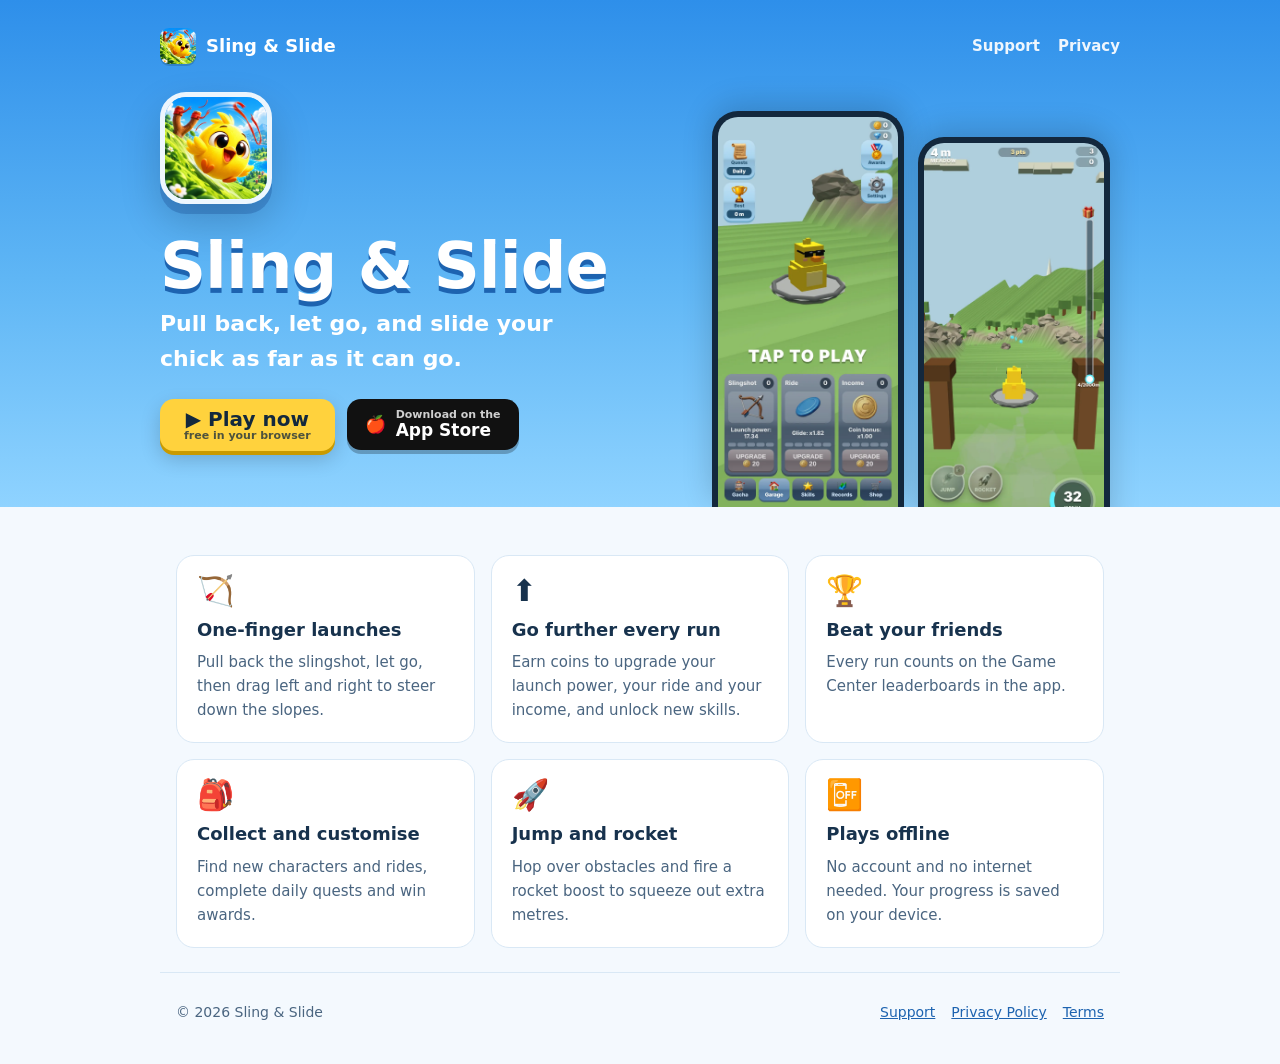
<file: index.html>
<!doctype html>
<html lang="en">
<head>
<meta charset="utf-8">
<meta name="viewport" content="width=device-width, initial-scale=1">
  <meta name="apple-itunes-app" content="app-id=6823469130">
<title>Sling &amp; Slide</title>
<meta name="description" content="Sling & Slide: launch your chick from a giant slingshot, slide down the hills and see how far you can go. A casual 3D arcade game for iPhone and iPad.">
<meta property="og:title" content="Sling & Slide">
<meta property="og:description" content="Launch, slide and steer your chick as far as it can go.">
<meta property="og:image" content="assets/icon.png">
<link rel="icon" href="assets/favicon.png">
<link rel="apple-touch-icon" href="assets/apple-touch-icon.png">
<link rel="stylesheet" href="style.css">
</head>
<body>
<header class="hero">
  <nav class="nav">
    <a class="brand" href="./"><img src="assets/icon.png" alt="">Sling &amp; Slide</a>
    <div class="nav-links"><a href="support.html">Support</a><a href="privacy.html">Privacy</a></div>
  </nav>
  <div class="hero-inner">
    <div class="hero-copy">
      <img class="app-icon" src="assets/icon.png" alt="Sling &amp; Slide app icon">
      <h1>Sling &amp; Slide</h1>
      <p class="tagline">Pull back, let go, and slide your chick as far as it can go.</p>
      <div class="ctas"><a class="play-btn" href="play/">▶ Play now<small>free in your browser</small></a><a class="badge" href="https://apps.apple.com/au/app/sling-slide/id6823469130" target="_blank" rel="noopener"><span>🍎</span><span><small>Download on the</small>App Store</span></a></div>
    </div>
    <div class="phones">
      <div class="phone"><img src="assets/shot-menu.webp" alt="The chick on its slingshot in the main menu" width="780" height="1688"></div>
      <div class="phone tilt"><img src="assets/shot-run.webp" alt="The chick sliding down a meadow track mid-run" width="780" height="1688"></div>
    </div>
  </div>
</header>

<main>
  <section class="features" aria-label="Features">
    <div class="feature"><div class="emoji">🏹</div><h3>One-finger launches</h3><p>Pull back the slingshot, let go, then drag left and right to steer down the slopes.</p></div>
    <div class="feature"><div class="emoji">⬆️</div><h3>Go further every run</h3><p>Earn coins to upgrade your launch power, your ride and your income, and unlock new skills.</p></div>
    <div class="feature"><div class="emoji">🏆</div><h3>Beat your friends</h3><p>Every run counts on the Game Center leaderboards in the app.</p></div>
    <div class="feature"><div class="emoji">🎒</div><h3>Collect and customise</h3><p>Find new characters and rides, complete daily quests and win awards.</p></div>
    <div class="feature"><div class="emoji">🚀</div><h3>Jump and rocket</h3><p>Hop over obstacles and fire a rocket boost to squeeze out extra metres.</p></div>
    <div class="feature"><div class="emoji">📴</div><h3>Plays offline</h3><p>No account and no internet needed. Your progress is saved on your device.</p></div>
  </section>
</main>

<footer>
  <span>© 2026 Sling &amp; Slide</span>
  <nav><a href="support.html">Support</a><a href="privacy.html">Privacy Policy</a><a href="terms.html">Terms</a></nav>
</footer>
</body>
</html>
</file>
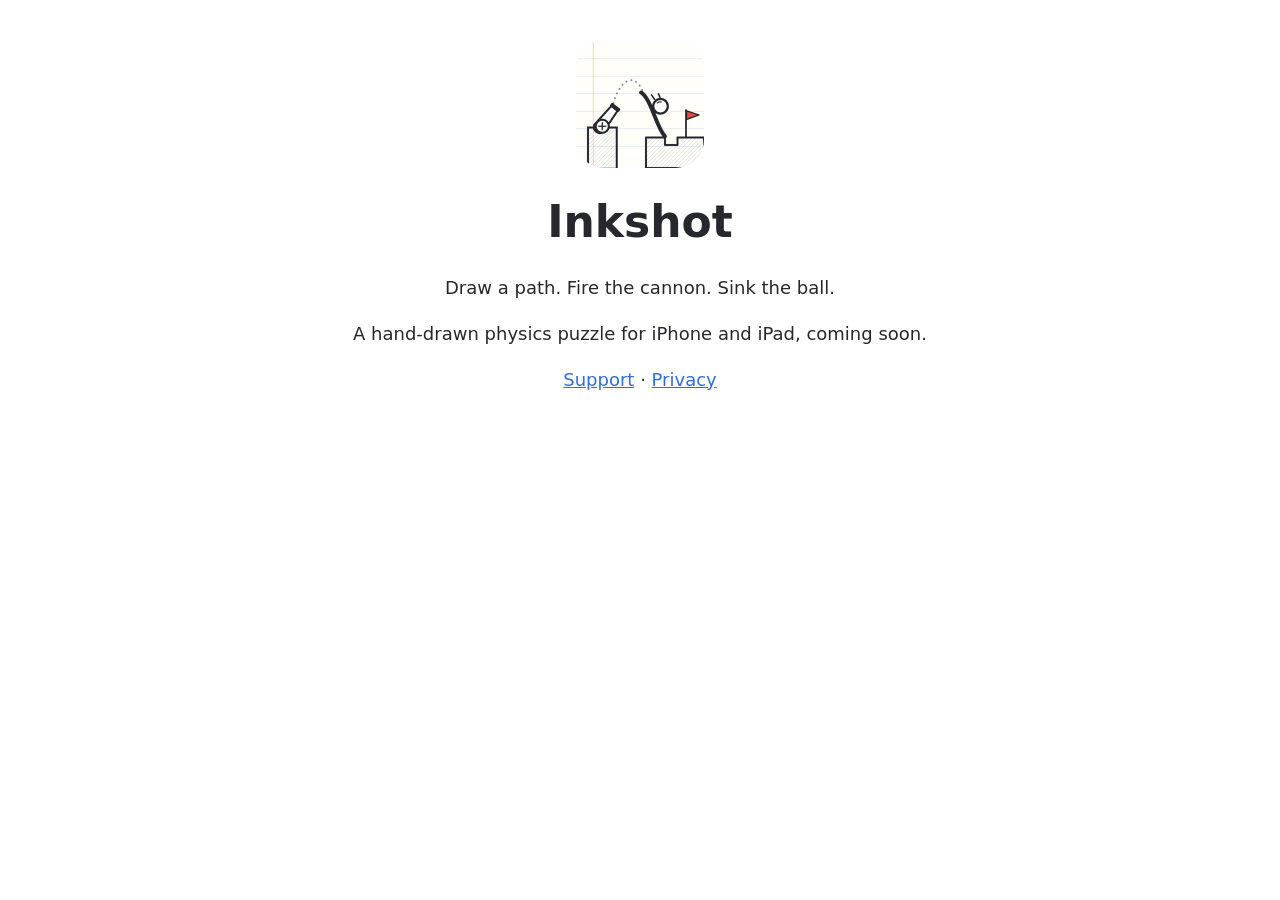
<file: inkshot/index.html>
<!doctype html><html lang="en"><head><meta charset="utf-8"><meta name="viewport" content="width=device-width,initial-scale=1">
<title>Inkshot</title>
<style>body{font:18px/1.55 -apple-system,system-ui,sans-serif;max-width:680px;margin:0 auto;padding:40px 20px;color:#26282e;background:#fff;text-align:center}h1{font-size:44px;margin:12px 0 4px}img{width:128px;height:128px;border-radius:28px}a{color:#2f6fd6}</style></head><body>
<img src="icon.png" alt="">
<h1>Inkshot</h1>
<p>Draw a path. Fire the cannon. Sink the ball.</p>
<p>A hand-drawn physics puzzle for iPhone and iPad, coming soon.</p>
<p><a href="support.html">Support</a> · <a href="privacy.html">Privacy</a></p>
</body></html>
</file>
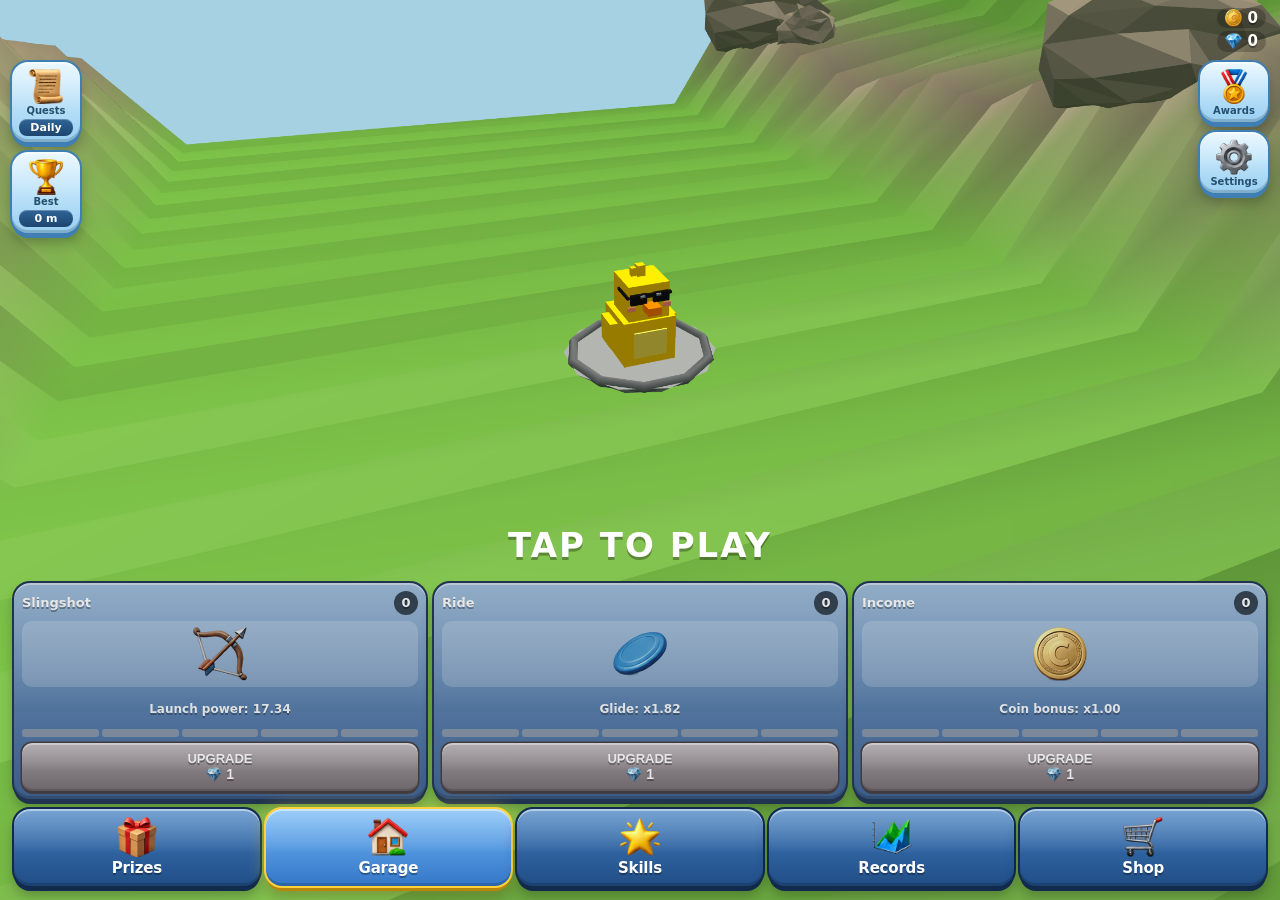
<file: play/index.html>
<!DOCTYPE html><html><head><meta charset="utf-8"><meta name="viewport" content="width=device-width,initial-scale=1,minimum-scale=1,maximum-scale=1,user-scalable=no,viewport-fit=cover"><script>/* Tablet scaling: the game is laid out for a phone (390 wide). On tablets (iPad) the page is laid out at a compact phone size (700 tall, like a small iPhone) and magnified, so the HUD, menus and buttons are large and keep their phone proportions. Phones are unchanged. */(function(){try{var m=document.querySelector('meta[name=viewport]'),w=screen.width,h=screen.height;if(w>h){var t=w;w=h;h=t}var s=Math.min(w/390,h/844);window.__uiS=1;window.__vpC=m.content;if(!(s>1.15))return;s=Math.min(w/390,h/700);window.__uiS=s;var z=s.toFixed(4);m.content=window.__vpC='width='+Math.round(w/s)+',initial-scale='+z+',minimum-scale='+z+',maximum-scale='+z+',user-scalable=no,viewport-fit=cover'}catch(e){}})();
/* The page must never zoom (a double-tap on Jump or a two-finger pinch while steering used to zoom it in, with no way back).
   The viewport above locks the scale on every device; this also blocks iOS pinch gestures and, if the page ever does end up
   zoomed, puts it straight back by re-applying the viewport. */
(function(){var stop=function(e){if(e.cancelable)e.preventDefault()};['gesturestart','gesturechange','gestureend'].forEach(function(t){document.addEventListener(t,stop,{passive:false})});
 document.addEventListener('touchmove',function(e){if(typeof e.scale==='number'&&e.scale!==1&&e.cancelable)e.preventDefault()},{passive:false});
 var vv=window.visualViewport;if(!vv)return;var base=null,busy=0;window.__vpFix=function(){var m=document.querySelector('meta[name=viewport]');if(!m||busy)return;busy=1;var c=window.__vpC||m.content;m.content=c+',shrink-to-fit=no';setTimeout(function(){m.content=c;busy=0;try{window.scrollTo(0,0)}catch(e){}},60)};
 var chk=function(){if(base==null)return;var ae=document.activeElement,typing=ae&&(ae.tagName==='TEXTAREA'||(ae.tagName==='INPUT'&&ae.type!=='range'));if(Math.abs(vv.scale-base)>.02||(!typing&&(Math.abs(vv.offsetLeft)>1||Math.abs(vv.offsetTop)>1)))window.__vpFix()};vv.addEventListener('resize',chk);vv.addEventListener('scroll',chk);
 setTimeout(function(){base=vv.scale},700)})();</script><title>Play Sling &amp; Slide</title><meta name="description" content="Play Sling &amp; Slide in your browser: launch your chick from a giant slingshot and slide as far as you can."><link rel="icon" href="../assets/favicon.png"><link rel="apple-touch-icon" href="../assets/apple-touch-icon.png"><link rel="manifest" href="manifest.webmanifest"><meta name="mobile-web-app-capable" content="yes"><meta name="apple-mobile-web-app-capable" content="yes"><meta name="apple-mobile-web-app-status-bar-style" content="black-translucent"><meta name="apple-mobile-web-app-title" content="Sling &amp; Slide"><meta name="theme-color" content="#2f8fe8"><meta name="format-detection" content="telephone=no"><style>:root{color-scheme:light}body{font-size:14px;line-height:normal;color:#000}img{max-width:100%}[hidden]:not([hidden=until-found i]){display:none!important}</style>
<style>
:root{box-sizing:border-box}
html,body{margin:0;height:100%;background:#8fd3ff;overflow:hidden;touch-action:none;user-select:none;-webkit-user-select:none;font-family:system-ui,sans-serif}
canvas{display:block}
#hud{position:fixed;top:0;left:0;right:0;padding:calc(env(safe-area-inset-top,0px) + 8px) 14px 0;display:flex;justify-content:space-between;align-items:flex-start;color:#fff;font-weight:800;font-size:15px;text-shadow:0 2px 0 rgba(0,0,0,.35);pointer-events:none}
#jb{position:fixed;left:14px;bottom:calc(env(safe-area-inset-bottom,0px) + 72px);width:74px;height:74px;border-radius:50%;border:3px solid #fff;background:radial-gradient(circle at 35% 25%,#9fe0ff,#2f8cff 70%);color:#fff;font:800 11px system-ui,sans-serif;display:flex;flex-direction:column;align-items:center;justify-content:center;gap:0;box-shadow:0 5px 0 #1f5fb8,0 8px 14px rgba(0,0,0,.35);touch-action:none;z-index:4;transition:transform .08s,opacity .15s,filter .15s;-webkit-tap-highlight-color:transparent}#jb span{font-size:26px;line-height:26px}#jb i{font-style:normal;position:absolute;top:-6px;right:-4px;min-width:22px;height:22px;border-radius:11px;background:#ff6a3d;border:2px solid #fff;font-size:12px;line-height:18px;text-align:center}#jb:active{transform:translateY(4px) scale(.93);box-shadow:0 1px 0 #1f5fb8}#jb.off{filter:grayscale(.9) brightness(.8);opacity:.7}
#rb{position:fixed;left:96px;bottom:calc(env(safe-area-inset-bottom,0px) + 72px);width:74px;height:74px;border-radius:50%;border:3px solid #fff;background:radial-gradient(circle at 35% 25%,#ffd27a,#ff7a2f 70%);color:#fff;font:800 11px system-ui,sans-serif;display:flex;flex-direction:column;align-items:center;justify-content:center;box-shadow:0 5px 0 #b3481a,0 8px 14px rgba(0,0,0,.35);touch-action:none;z-index:4;transition:transform .08s,opacity .15s,filter .15s;-webkit-tap-highlight-color:transparent}#rb span{font-size:26px;line-height:26px}#rb:active{transform:translateY(4px) scale(.93);box-shadow:0 1px 0 #b3481a}#rb.off{filter:grayscale(.9) brightness(.8);opacity:.7}#rb.off:not(.lock){filter:grayscale(.6) brightness(.85);opacity:.8}#rb{overflow:hidden;position:fixed}#rb span,#rb b{position:relative;z-index:2}#rb .fuel{position:absolute;left:0;right:0;bottom:0;height:0;background:linear-gradient(#ffe27a,#ffb02e);opacity:.9;z-index:1;display:none}#rb .fuel::before{content:'';position:absolute;left:-25%;top:-7px;width:150%;height:14px;border-radius:45%;background:#ffe27a;animation:slosh 1.3s ease-in-out infinite alternate}@keyframes slosh{from{transform:translateX(-9%) rotate(-3deg)}to{transform:translateX(9%) rotate(3deg)}}
#pts{position:fixed;top:calc(env(safe-area-inset-top,0px) + 36px);left:0;right:0;text-align:center;color:#ffe9a6;font-weight:900;font-size:15px;text-shadow:0 2px 0 rgba(0,0,0,.45);pointer-events:none;display:none}#sp{position:fixed;top:calc(env(safe-area-inset-top,0px) + 92px);left:0;right:0;text-align:center;font-weight:900;font-size:18px;text-shadow:0 2px 0 rgba(0,0,0,.5);pointer-events:none;opacity:0}@keyframes spup{0%{opacity:0;transform:translateY(8px) scale(.8)}15%{opacity:1;transform:translateY(0) scale(1.1)}30%{transform:scale(1)}80%{opacity:1}100%{opacity:0;transform:translateY(-14px)}}
#lbm .lbcl{width:100%;margin:6px 0 2px;padding:9px 10px;border-radius:12px;background:linear-gradient(#ffd45a,#f0a020);box-shadow:0 3px 0 #b8741a;color:#3a2400;font-weight:900;font-size:12px;line-height:1.3;border:0}#lbm .lbcl b{display:block;font-size:15px}
#menu .cards{align-items:stretch}#menu .card{display:flex;flex-direction:column}#menu .card .st{min-height:2.6em;display:flex;align-items:center;justify-content:center;line-height:1.2}#menu .card .pips{margin-top:auto}#menu .card .ch span{white-space:nowrap}
#hint{position:fixed;bottom:calc(env(safe-area-inset-bottom,0px) + 18px);left:0;right:0;text-align:center;color:#fff;font-weight:700;text-shadow:0 2px 0 rgba(0,0,0,.35);pointer-events:none}
#menu{position:fixed;inset:0;display:none;flex-direction:column;color:#fff;pointer-events:none;padding:calc(env(safe-area-inset-top,0px) + 10px) 14px calc(env(safe-area-inset-bottom,0px) + 14px);box-sizing:border-box}
#menu .top{text-align:center;text-shadow:0 2px 0 rgba(0,0,0,.3)}
#menu .pill{display:inline-block;background:rgba(40,55,70,.7);border-radius:20px;padding:6px 16px;font-weight:800;font-size:20px}
#menu .res{font-size:30px;font-weight:900;margin-top:34px;letter-spacing:1px}
#menu .sub{opacity:.85;font-weight:700}
#menu .mid{flex:1;display:flex;align-items:flex-end;justify-content:center;pointer-events:auto;padding-bottom:18px}
#menu .ct{font-size:34px;font-weight:900;letter-spacing:2px;text-shadow:0 3px 0 rgba(0,0,0,.3);animation:pu 1.2s infinite alternate}
@keyframes pu{to{transform:scale(1.08)}}
#menu .cards{display:flex;gap:8px;pointer-events:auto}
#menu .card{flex:1;background:#4d6f93;border-radius:16px;padding:8px;box-shadow:0 4px 0 #3a5673}
#menu .card.off{filter:saturate(.6) brightness(.9)}
#menu .ch{display:flex;justify-content:space-between;align-items:center;font-weight:800;font-size:13px}
#menu .ch em{font-style:normal;background:#2f4660;border-radius:50%;min-width:24px;height:24px;display:grid;place-items:center}
#menu .ic{font-size:40px;text-align:center;background:rgba(255,255,255,.2);border-radius:10px;margin:6px 0;padding:6px 0}
#menu .pips{display:flex;gap:3px;margin-bottom:6px}
#menu .pips i{flex:1;height:8px;border-radius:3px;background:#7f9ab8}#menu .pips i.on{background:#ffc83d}
#menu .card button{width:100%;padding:8px 0;border:0;border-radius:10px;background:#5fbf6a;color:#fff;font-weight:900;font-size:13px;box-shadow:0 3px 0 #3f8f49}
#menu .card.off button{background:#8a7a85;box-shadow:0 3px 0 #6b5c66}#menu .card button b{display:block;font-size:14px}
#menu .chk{position:absolute;left:14px;top:38%;pointer-events:auto;width:64px;border:0;border-radius:14px;background:#4d6f93;color:#fff;font-size:28px;padding:6px 0;box-shadow:0 3px 0 #3a5673}
#menu .chk small,#menu .chk b{display:block;font-size:11px;font-weight:800}
#pick{position:fixed;inset:0;display:none;flex-direction:column;justify-content:center;gap:10px;padding:20px;background:rgba(15,28,40,.6);color:#fff;box-sizing:border-box;z-index:5}
#pick.wait .pc{opacity:.5;pointer-events:none;filter:grayscale(.6)}
#pick h2{margin:0;text-align:center;font-size:30px;font-weight:900;text-shadow:0 2px 0 rgba(0,0,0,.35)}
#pick .sub{text-align:center;opacity:.85;font-weight:700;margin-bottom:6px}
#pick .pc{display:flex;align-items:center;gap:14px;background:#4d6f93;border:0;border-radius:16px;padding:12px 14px;color:#fff;text-align:left;box-shadow:0 4px 0 #3a5673;font-family:inherit;width:100%}
#pick .pc .e{font-size:38px}#pick .pc b{display:block;font-size:18px}#pick .pc span{font-size:14px;opacity:.9}
#cd{position:fixed;inset:0;display:none;align-items:center;justify-content:center;font-size:150px;font-weight:900;color:#fff;text-shadow:0 6px 0 rgba(0,0,0,.35);pointer-events:none;z-index:4}
@keyframes pop{from{scale:1.7;opacity:0}to{scale:1;opacity:1}}/* celebrations: grow from the centre, overshoot, settle; leave by shrinking into the centre. 'scale' (not transform) so the translateX(-50%) centring is never overridden */@keyframes cel{0%{scale:.25;opacity:0}40%{scale:1.22;opacity:1}62%{scale:.93}80%{scale:1.04}100%{scale:1;opacity:1}}@keyframes celout{0%{scale:1;opacity:1}35%{scale:1.1;opacity:1}100%{scale:.3;opacity:0}}
#pw{position:fixed;top:calc(env(safe-area-inset-top,0px) + 110px);left:12px;font-size:20px;pointer-events:none;display:flex;flex-direction:column;flex-wrap:nowrap;gap:4px;z-index:2}#pw i{font-style:normal;background:rgba(0,0,0,.25);border-radius:10px;padding:1px 5px;line-height:1.2}
#menu .st{text-align:center;font-size:12px;font-weight:800;opacity:.95;margin-bottom:5px}
#up{position:fixed;left:50%;top:26%;transform:translateX(-50%);width:min(86vw,320px);background:rgba(20,35,50,.92);color:#fff;border-radius:16px;padding:12px 14px;display:none;z-index:6;box-shadow:0 4px 0 rgba(0,0,0,.3);pointer-events:none;animation:upin .25s ease-out}
@keyframes upin{from{transform:translate(-50%,-14px);opacity:0}}
#up b{font-size:16px}#up .row{display:flex;justify-content:space-between;align-items:baseline;margin-top:4px;font-weight:800}
#up .row span{opacity:.75;font-size:14px}#up .row em{font-style:normal;color:#7dff8a;font-size:20px}
#up .bar{height:10px;border-radius:5px;background:#3a5673;margin-top:8px;overflow:hidden;position:relative}
#up .bar i{position:absolute;left:0;top:0;bottom:0;background:#6fa8ff;transition:width .6s}#up .bar u{position:absolute;left:0;top:0;bottom:0;background:#7dff8a;transition:width .6s;opacity:.9}
#pbar{position:fixed;right:22px;top:26%;height:38%;width:20px;border-radius:10px;background:rgba(20,35,50,.55);border:2px solid rgba(255,255,255,.7);display:none;overflow:hidden;pointer-events:none;z-index:3}
#pbar i{position:absolute;left:0;right:0;bottom:0;height:0;background:linear-gradient(#7dff8a,#ffd23d)}
#pbar.max i{background:#ff5a4d;animation:pm .25s infinite alternate}
@keyframes pm{to{filter:brightness(1.5)}}
#pbl{position:fixed;right:10px;top:calc(26% - 24px);width:44px;text-align:center;color:#fff;font-weight:900;font-size:13px;text-shadow:0 2px 0 rgba(0,0,0,.4);display:none;pointer-events:none;z-index:3}
#spd{position:fixed;right:12px;bottom:calc(env(safe-area-inset-bottom,0px) + 14px);width:112px;height:112px;display:none;pointer-events:none;z-index:2;filter:drop-shadow(0 3px 0 rgba(0,0,0,.3))}
#spd svg{width:100%;height:100%;transform:rotate(135deg)}
#spd .tr{fill:rgba(25,45,65,.55);stroke:rgba(255,255,255,.28);stroke-width:9;stroke-linecap:round}
#spd .fl{fill:none;stroke-width:9;stroke-linecap:round;transition:stroke .2s}
#spd .num{position:absolute;inset:0;display:flex;flex-direction:column;align-items:center;justify-content:center;color:#fff;font-weight:900;text-shadow:0 2px 0 rgba(0,0,0,.4)}
#spd .num b{font-size:30px;line-height:1}#spd .num small{font-size:11px;letter-spacing:1px;opacity:.85;margin-top:2px}
#prog{position:fixed;right:10px;top:17%;height:46%;width:70px;display:none;pointer-events:none;z-index:2;color:#fff;font-weight:800;text-shadow:0 2px 0 rgba(0,0,0,.4)}
#prog .ic{position:absolute;right:11px;top:-6px;font-size:22px;width:26px;text-align:center}
#prog .trk{position:absolute;right:13px;top:22px;bottom:22px;width:12px;border-radius:6px;background:rgba(20,35,50,.55);border:2px solid rgba(255,255,255,.65);overflow:hidden}
#prog .trk i{position:absolute;left:0;right:0;bottom:0;height:0;background:linear-gradient(#5ff0ff,#7dff8a)}
#prog .hd{position:absolute;right:11px;width:14px;height:14px;border-radius:50%;background:#fff;border:3px solid #5ff0ff;margin-bottom:-12px;bottom:22px;box-sizing:content-box;box-shadow:0 2px 0 rgba(0,0,0,.3)}
#prog .tk{position:absolute;right:34px;font-size:10px;white-space:nowrap;transform:translateY(50%);display:flex;align-items:center;gap:3px}
#prog .tk:after{content:'';width:8px;height:2px;background:#fff;border-radius:1px}
#prog .tk.best{color:#ffd23d}#prog .tk.best:after{background:#ffd23d}
#prog .lb{position:absolute;right:0;bottom:2px;width:52px;text-align:right;font-size:11px;opacity:.95}
#menu .side{position:absolute;top:30%;display:flex;flex-direction:column;gap:12px;pointer-events:auto}
#menu .side.l{left:12px}#menu .side.r{right:12px}
#menu .sb{width:68px;border:0;border-radius:16px;background:linear-gradient(#bfe6fa,#9fd0ee);color:#24506e;padding:7px 2px 6px;box-shadow:0 4px 0 #6fa9cb;font-family:inherit;text-align:center}
#menu .sb span{display:block;font-size:30px;line-height:1.1}
#menu .sb small{display:block;font-size:10px;font-weight:800;margin-top:1px}
#menu .sb b{display:block;font-size:11px;font-weight:900;margin-top:1px;background:#24506e;color:#fff;border-radius:8px;padding:2px 0;margin:3px 5px 0}
#menu .setp{position:absolute;right:92px;top:30%;pointer-events:auto;background:rgba(20,35,50,.92);border-radius:14px;padding:10px}
#menu .setp button{border:0;border-radius:10px;background:#c2563f;color:#fff;font-weight:800;padding:10px 12px;font-family:inherit}
#menu .ic{font-size:46px}
#xpb{position:fixed;top:calc(env(safe-area-inset-top,0px) + 62px);left:50%;transform:translateX(-50%);width:min(60vw,280px);display:none;align-items:center;gap:8px;pointer-events:none;z-index:2;color:#fff;font-weight:900;text-shadow:0 2px 0 rgba(0,0,0,.4)}
#xpb .tr{flex:1;height:12px;border-radius:6px;background:rgba(20,35,50,.6);border:2px solid rgba(255,255,255,.7);overflow:hidden}
#xpb .tr i{display:block;height:100%;background:linear-gradient(90deg,#44b0ff,#7fe0ff);width:0;transition:width .2s}
#lvup{position:fixed;left:50%;top:37%;translate:-50% 0;font-size:34px;font-weight:900;color:#ffe066;text-shadow:0 4px 0 rgba(0,0,0,.4);display:none;pointer-events:none;z-index:6;text-align:center}
#menu .tabs{display:flex;gap:6px;margin-top:10px;pointer-events:auto}
#menu .tb{flex:1;min-width:0;border:2px solid rgba(255,255,255,.28);border-radius:16px;background:#2f5379;color:#fff;font-weight:900;font-size:clamp(12px,3.6vw,15px);letter-spacing:-.2px;padding:8px 0 9px;position:relative;font-family:inherit;box-shadow:0 4px 0 #1d3550,0 6px 14px rgba(0,0,0,.25);white-space:nowrap}
#menu .tb span{display:block;font-size:34px;line-height:1.08;margin-bottom:2px}
#menu .tb.on{background:#5b8fc4;border-color:#ffd23d;color:#fff;box-shadow:0 4px 0 #3a5673,0 0 0 2px rgba(255,210,61,.35),0 6px 14px rgba(0,0,0,.25)}#menu .tb:active{transform:translateY(2px)}
#menu .bd{position:absolute;top:2px;right:18%;background:#ff5a4d;color:#fff;border-radius:9px;font-size:10px;font-style:normal;padding:1px 5px}
#menu .panel{pointer-events:auto;background:rgba(32,52,74,.94);border-radius:16px;padding:10px;max-height:46vh;overflow-y:auto;box-shadow:0 4px 0 rgba(0,0,0,.25)}
#menu .ph{display:flex;justify-content:space-between;align-items:center}
#menu .ph b{display:block;font-size:16px}#menu .ph small{opacity:.85;font-weight:700;font-size:12px}
#menu .pl{border:0;border-radius:10px;background:#5fbf6a;color:#fff;font-weight:900;padding:9px 18px;box-shadow:0 3px 0 #3f8f49;font-family:inherit}
#menu .xpbar{height:8px;border-radius:4px;background:#3f5a78;margin:8px 0;overflow:hidden}
#menu .xpbar i{display:block;height:100%;background:linear-gradient(90deg,#44b0ff,#7fe0ff)}
#menu .panel.tall{max-height:72vh}
#menu .panel.tall .ph{position:sticky;top:-10px;z-index:3;background:#20344a;margin:-10px -10px 0;padding:10px 10px 4px;border-radius:16px 16px 0 0}
#menu .tree{display:grid;grid-template-columns:repeat(4,1fr);gap:0 5px;align-items:end}
#menu .br{display:flex;flex-direction:column;align-items:center;min-width:0}
#menu .bn{font-weight:900;font-size:11px;margin-top:2px;text-align:center}
#menu .ln{width:3px;height:6px;background:#6f90b3}
#menu .tn{width:100%;border:0;border-radius:10px;background:#4d6f93;color:#fff;padding:4px 2px 3px;text-align:center;font-family:inherit;box-shadow:0 2px 0 #3a5673;min-width:0}
#menu .tn .ni{display:block;font-size:19px;line-height:1.15}#menu .tn b{display:block;font-size:8.5px;line-height:1.15;white-space:nowrap;overflow:hidden;text-overflow:ellipsis}
#menu .tn em{display:block;font-style:normal;font-size:9px;font-weight:800;opacity:.9}
#menu .tn.lk{opacity:.5}#menu .tn.mx{background:#3f8f6a}#menu .tn.inf{background:#6a4fa8}#menu .tn.ok{box-shadow:0 2px 0 #3a5673,0 0 0 2px #ffc83d}#menu .tn.sel{outline:3px solid #fff;outline-offset:1px}
#menu .skd{position:sticky;bottom:0;margin-top:8px;background:rgba(28,42,58,.97);border-radius:14px;padding:8px 10px;display:flex;align-items:center;gap:8px;box-shadow:0 -3px 10px rgba(0,0,0,.25);text-align:left}
#menu .skd>small{width:100%;text-align:center;opacity:.8;font-size:12px}
#menu .sdi{font-size:30px}#menu .sdt{flex:1;min-width:0;line-height:1.2}#menu .sdt b{font-size:14px}#menu .sdt em{font-style:normal;font-size:11px;font-weight:800;opacity:.8}#menu .sdt small{display:block;font-size:11px;opacity:.85}#menu .sdt .ef{display:block;font-style:normal;font-size:11px;font-weight:900;color:#ffe066}
#menu .skb{border:0;border-radius:10px;background:#ffc83d;color:#3a2a00;font-weight:900;font-size:12px;padding:8px 10px;font-family:inherit;min-width:74px;line-height:1.2;box-shadow:0 3px 0 #b88a10}#menu .skb.off{background:#5a6b7d;color:#d6dde5;box-shadow:0 3px 0 #3f4d5b;font-size:10px}
#menu .nd{width:100%;border:0;border-radius:12px;background:#4d6f93;color:#fff;padding:6px 3px;text-align:center;font-family:inherit;box-shadow:0 3px 0 #3a5673}
#menu .nd .ni{display:block;font-size:22px}#menu .nd b{display:block;font-size:11px}
#menu .nd small{display:block;font-size:9px;opacity:.85;min-height:22px;line-height:1.15}
#menu .nd em{font-style:normal;font-size:11px;font-weight:800}
#menu .nd u{display:block;text-decoration:none;font-size:11px;font-weight:900;margin-top:3px;border-radius:8px;padding:2px 0;background:rgba(0,0,0,.25)}
#menu .nd.ok u{background:#ffc83d;color:#3a2a00}#menu .nd.lk{opacity:.5}#menu .nd.mx{background:#3f8f6a}
#menu .rec{display:flex;justify-content:space-between;padding:8px 4px;border-bottom:1px solid rgba(255,255,255,.12);font-weight:800;font-size:14px}
#menu .gbtns{display:flex;gap:8px;margin:8px 0}#menu .godds{display:block;margin:-2px auto 8px;border:0;background:none;color:#cfe3f5;font-weight:800;font-size:12px;text-decoration:underline;font-family:inherit;padding:4px 8px}#gcp .odl{max-height:min(62vh,520px);overflow-y:auto;text-align:left;font-size:13px;line-height:1.35;margin-top:6px;padding-right:2px}#gcp .odr{display:flex;justify-content:space-between;align-items:center;font-weight:900;margin-top:10px;padding:6px 8px;border-radius:10px;background:rgba(0,0,0,.25)}#gcp .odi{display:flex;justify-content:space-between;padding:2px 8px;opacity:.9}#gcp .odi span:last-child{opacity:.7;font-variant-numeric:tabular-nums}#gcp .odn{background:rgba(0,0,0,.25);border-radius:10px;padding:8px 10px;margin-top:10px}#gcp .odn b{display:block;margin-bottom:2px}
#menu .gb{flex:1;border:0;border-radius:12px;padding:8px 4px;font-family:inherit;font-weight:900;color:#fff;background:#3f8f6a;box-shadow:0 3px 0 #2d6a4e;font-size:14px}
#menu .gb.ten{background:#b45cf0;box-shadow:0 3px 0 #7d37b0}
#menu .gb b{display:block;font-size:12px;opacity:.95}#menu .gb.off{filter:grayscale(.7) brightness(.8)}
#menu .gres{display:grid;grid-template-columns:repeat(5,1fr);gap:7px;margin:8px 0}
#menu .gc{position:relative;border:2px solid;border-radius:10px;background:rgba(0,0,0,.28);text-align:center;padding:5px 1px;animation:gpop .4s both}
#menu .gc span{display:block;font-size:24px}#menu .gc small{display:block;font-size:9px;font-weight:800;line-height:1.1}
#menu .gn{position:absolute;top:-6px;right:-4px;background:#ff5a4d;color:#fff;font-size:8px;font-weight:900;font-style:normal;border-radius:6px;padding:1px 4px}
#menu .gn.r{background:#3f8f6a}
@keyframes gpop{from{transform:scale(.2) rotate(-12deg);opacity:0}}
#menu .gh{font-weight:900;font-size:13px;margin:10px 0 4px}
#menu .ggrid{display:grid;grid-template-columns:repeat(4,1fr);gap:7px}
#menu .gi{position:relative;border:2px solid;border-radius:10px;background:rgba(255,255,255,.08);color:#fff;padding:5px 1px;font-family:inherit;text-align:center}
#menu .gi.no{opacity:.9}#menu .gi.sel{background:rgba(255,255,255,.24)}
#menu .gi .ge{display:block;font-size:22px}#menu .gi small{display:block;font-size:9px;font-weight:800;line-height:1.1}
#menu .gx{position:absolute;top:-6px;left:-3px;background:#2f4660;font-size:9px;font-style:normal;font-weight:900;border-radius:6px;padding:1px 4px}
#menu .geq{position:absolute;top:-6px;right:-3px;background:#5fbf6a;font-size:9px;font-style:normal;font-weight:900;border-radius:6px;padding:1px 4px}
/*gacha v112*/
#gm .gmrev .mdl{pointer-events:auto;cursor:pointer}#gm .gmtip{display:block;margin-top:4px;font-size:11px;font-weight:800;opacity:.8}
#gm .gmst{display:none;margin:6px auto 0;background:rgba(10,20,34,.88);border:2px solid var(--rc);border-radius:12px;padding:6px 10px;max-width:270px;pointer-events:auto;position:relative;z-index:6}#gm .gmrev.st .gmst{display:block}#gm .gmrev.st .gmtip{display:none}
#gm .chip{pointer-events:auto;cursor:pointer}
.ad{color:#7dff8a;font-weight:800;font-size:12px}.dsv{color:#ff8a80;font-weight:800;font-size:12px}.gd2{opacity:.9;font-weight:700;font-size:12px;margin-top:6px}
#gcp{position:fixed;inset:0;z-index:90;display:flex;align-items:center;justify-content:center;font-family:inherit;color:#fff}#gcp .gcbg{position:absolute;inset:0;background:rgba(5,12,22,.72)}
#gcp .gcc{position:relative;width:min(300px,84vw);background:#1d3047;border:3px solid;border-radius:20px;padding:16px 16px 14px;text-align:center;animation:pop .3s ease-out}
#gcp .gcx{position:absolute;top:8px;right:10px;border:0;background:rgba(255,255,255,.15);color:#fff;border-radius:50%;width:28px;height:28px;font-size:14px;font-weight:900}
#gcp .gce{font-size:72px;line-height:1.1}#gcp .gcn{font-size:22px;font-weight:900}#gcp .gck{font-size:12px;font-weight:900;letter-spacing:.15em;text-transform:uppercase;margin-bottom:8px}
#gcp .gcs{background:rgba(0,0,0,.25);border-radius:12px;padding:8px;text-align:left}#gcp .gcq{margin-top:10px;padding:10px 30px;font-size:16px;background:linear-gradient(#6fdc7d,#3fae56);color:#fff;border:0;border-radius:12px;font-weight:900;font-family:inherit;box-shadow:0 3px 0 #2a7a3c}
#menu .geqs{display:grid;grid-template-columns:1fr 1fr;gap:8px}#menu .geqc{border:2px solid;border-radius:14px;background:rgba(0,0,0,.22);color:#fff;padding:6px 4px;font-family:inherit;text-align:center}#menu .geqc .ge{display:block;font-size:34px;line-height:1.15}#menu .geqc b{display:block;font-size:13px}#menu .geqc small{font-size:10px;font-weight:900}
#menu .gdet{border:2px solid;border-radius:12px;padding:8px;margin:8px 0;background:rgba(0,0,0,.2)}
#menu .gdh{display:flex;justify-content:space-between;align-items:baseline;font-weight:900;margin-bottom:4px}#menu .gdh span{font-size:11px}
#menu .ad{color:#7dff8a;font-weight:800;font-size:12px}#menu .dsv{color:#ff8a80;font-weight:800;font-size:12px}
#menu .gd2{opacity:.85;font-weight:700;font-size:11px;margin-top:3px}#menu .gdet .pl{margin-top:6px;padding:7px 16px}
#menu .sgrid{display:grid;grid-template-columns:repeat(3,1fr);gap:7px}
#menu .sc{border:0;border-radius:12px;background:#4d6f93;color:#fff;padding:7px 3px;text-align:center;font-family:inherit;box-shadow:0 3px 0 #3a5673}
#menu .sc span{display:block;font-size:24px}#menu .sc b{display:block;font-size:12px}
#menu .sc small{display:block;font-size:9px;opacity:.9;min-height:11px;font-weight:800}
#menu .sc u{display:block;text-decoration:none;background:#5fbf6a;border-radius:8px;font-size:12px;font-weight:900;padding:3px 0;margin-top:3px}
#menu .sc.off{opacity:.55}
#menu .tst{background:#c2563f;border-radius:8px;font-size:10px;font-weight:800;padding:4px 6px;margin:6px 0;text-align:center}

#dp{position:fixed;left:50%;top:36%;transform:translateX(-50%);font-size:26px;font-weight:900;color:#7fd8ff;text-shadow:0 3px 0 rgba(0,0,0,.4);display:none;pointer-events:none;z-index:5}
@keyframes dpup{from{transform:translate(-50%,0) scale(.7);opacity:1}to{transform:translate(-50%,-46px) scale(1.15);opacity:0}}
#menu button,#menu .card,#menu .gi,#pick .pc{transition:transform .09s ease,filter .09s ease}
#menu button:active:not(.off){transform:translateY(2px) scale(.92);filter:brightness(.92)}
#pick .pc:active{transform:translateY(2px) scale(.95)}
#pick .pc.pk-on{position:relative;z-index:2;animation:pkon .5s cubic-bezier(.2,1.5,.35,1) both;box-shadow:0 0 0 3px #ffd23d,0 0 26px rgba(255,210,61,.85),0 4px 0 #3a5673}
@keyframes pkon{0%{scale:.9}30%{scale:1.12}55%{scale:.97}75%{scale:1.03}100%{scale:1.02}}
#pick .pc.pk-off{transition:opacity .28s,scale .28s,filter .28s;opacity:.25;scale:.92;filter:grayscale(.7)}
#pick.chosen h2,#pick.chosen .sub{transition:opacity .3s;opacity:.4}
.pkfly{position:fixed;z-index:9;font-size:44px;line-height:1;translate:-50% -50%;pointer-events:none;transition:left .5s cubic-bezier(.5,0,.3,1),top .5s cubic-bezier(.5,-.4,.3,1),scale .5s;filter:drop-shadow(0 3px 4px rgba(0,0,0,.35))}
#menu .pl,#menu .gb,#menu .card button,#menu .sc u{position:relative;overflow:hidden}
#menu .sb{background-color:#9fd0ee}
#menu .pl,#menu .gb,#menu .card button,#menu .sb,#menu .tb,#menu .nd,#menu .sc,#menu .sc u,#menu .card,#menu .gi,#pick .pc{background-image:linear-gradient(180deg,rgba(255,255,255,.36) 0%,rgba(255,255,255,.10) 46%,rgba(0,0,0,.10) 54%,rgba(0,0,0,0) 100%)!important}
#menu .pl:after,#menu .gb:after,#menu .card button:after,#menu .sc u:after{content:'';position:absolute;top:0;left:-60%;width:36%;height:100%;background:linear-gradient(100deg,transparent,rgba(255,255,255,.55),transparent);transform:skewX(-20deg);animation:shn 3.4s infinite;pointer-events:none}
#menu .gb.off:after,#menu .card.off button:after,#menu .sc.off u:after{display:none}
@keyframes shn{0%,55%{left:-60%}100%{left:130%}}
@keyframes bnc{0%{transform:scale(.86)}55%{transform:scale(1.13)}100%{transform:scale(1)}}
@keyframes okf{0%{box-shadow:0 0 0 0 rgba(255,224,102,.95)}100%{box-shadow:0 0 0 16px rgba(255,224,102,0)}}
@keyframes shk{0%,100%{transform:translateX(0)}20%{transform:translateX(-5px)}40%{transform:translateX(5px)}60%{transform:translateX(-4px)}80%{transform:translateX(3px)}}
#menu .bnc{animation:bnc .34s cubic-bezier(.2,1.6,.4,1)}
#menu .okf{animation:bnc .34s cubic-bezier(.2,1.6,.4,1),okf .55s ease-out}
#menu .shk{animation:shk .3s}
.spk{position:fixed;width:9px;height:9px;margin:-4px;background:#ffe066;border-radius:2px;transform:rotate(45deg);pointer-events:none;z-index:98;animation:spk .55s ease-out forwards}
@keyframes spk{to{transform:translate(var(--dx),var(--dy)) rotate(225deg) scale(.2);opacity:0}}

#gm{position:fixed;inset:0;z-index:60;display:flex;align-items:center;justify-content:center;color:#fff;user-select:none;-webkit-user-select:none;overflow:hidden}
#gm .gmbg{position:absolute;inset:0;background:radial-gradient(ellipse at 50% 42%,rgba(52,38,104,.95),rgba(8,8,26,.98));animation:gmfi .3s}
#gm .gmrays{position:absolute;left:50%;top:42%;width:160vmax;height:160vmax;margin:-80vmax 0 0 -80vmax;background:repeating-conic-gradient(var(--rc,#fff) 0 6deg,transparent 6deg 18deg);-webkit-mask:radial-gradient(circle,#000 0,transparent 52%);mask:radial-gradient(circle,#000 0,transparent 52%);opacity:0;transition:opacity .6s;animation:gmrot 16s linear infinite;pointer-events:none}
#gm .gmrays.on{opacity:.5}
#gm .gmw{position:relative;width:230px;height:350px;transform:scale(var(--gs,1));margin-top:-4vh;transition:opacity .3s,filter .3s}
#gm .gmw.dim{opacity:.18;filter:blur(2px)}
#gm .gmm{position:absolute;inset:0}
#gm .gmw.crank .gmm{animation:gmwob .12s infinite alternate}
#gm .gmdome{position:absolute;left:20px;top:0;width:190px;height:190px;border-radius:50%;overflow:hidden;background:radial-gradient(circle at 50% 60%,rgba(150,200,255,.12),rgba(110,160,230,.34));border:3px solid rgba(255,255,255,.6);box-shadow:inset 0 -12px 26px rgba(90,140,220,.4),0 0 26px rgba(140,190,255,.3)}
#gm .gmdome:after{content:'';position:absolute;left:22px;top:14px;width:62px;height:34px;border-radius:50%;background:linear-gradient(180deg,rgba(255,255,255,.8),rgba(255,255,255,0));transform:rotate(-32deg);pointer-events:none}
#gm .dc{position:absolute;width:38px;height:38px;border-radius:50%;background:linear-gradient(180deg,var(--c) 50%,#f2f2f2 50%);box-shadow:inset -4px -5px 8px rgba(0,0,0,.28),inset 3px 3px 6px rgba(255,255,255,.55),0 2px 3px rgba(0,0,0,.3);animation:dcf var(--d) ease-in-out infinite}
#gm .gmw.crank .dc{animation-duration:.22s}
#gm .gmring{position:absolute;left:14px;top:172px;width:202px;height:26px;border-radius:12px;background:linear-gradient(180deg,#ffe99a,#e3a823 55%,#a86d0a);box-shadow:0 3px 6px rgba(0,0,0,.45),inset 0 2px 0 rgba(255,255,255,.6)}
#gm .gmbody{position:absolute;left:8px;top:192px;width:214px;height:130px;border-radius:12px 12px 22px 22px;background:linear-gradient(180deg,#ff7b7b,#d63a3a 55%,#a82525);box-shadow:inset 0 5px 0 rgba(255,255,255,.4),inset 0 -7px 0 rgba(0,0,0,.22),0 10px 20px rgba(0,0,0,.55)}
#gm .gmbody:before{content:'';position:absolute;left:10px;top:12px;width:8px;height:70px;border-radius:5px;background:rgba(255,255,255,.28)}
#gm .gmcrank{position:absolute;left:26px;top:20px;width:80px;height:80px;border-radius:50%;background:radial-gradient(circle at 35% 28%,#fff,#e6ecf4 30%,#97a3b4);box-shadow:0 4px 0 #566074,0 7px 10px rgba(0,0,0,.4)}
#gm .gmarm{position:absolute;inset:0}
#gm .gmw.crank .gmarm{animation:gmcr var(--cd,.5s) ease-in-out var(--cn,2)}
#gm .gmarm:before{content:'';position:absolute;left:6px;right:6px;top:34px;height:12px;border-radius:7px;background:linear-gradient(180deg,#ffe066,#e0a21f);box-shadow:0 2px 0 #8a5a08}
#gm .gmarm i{position:absolute;top:27px;width:26px;height:26px;border-radius:50%;background:radial-gradient(circle at 35% 30%,#ff9a9a,#d02a2a 70%);box-shadow:0 2px 0 #7a1414}
#gm .gmarm i:first-child{left:-6px}#gm .gmarm i:last-child{right:-6px}
#gm .gmslot{position:absolute;right:22px;top:26px;width:56px;height:50px;border-radius:10px;background:#8c1f1f;box-shadow:inset 0 3px 6px rgba(0,0,0,.5),0 1px 0 rgba(255,255,255,.35);text-align:center;font-size:18px;line-height:30px}
#gm .gmslot:after{content:'';position:absolute;left:14px;right:14px;bottom:9px;height:5px;border-radius:3px;background:#2a0808}
#gm .gmchute{position:absolute;left:50%;bottom:10px;width:92px;height:46px;margin-left:-46px;border-radius:12px 12px 8px 8px;background:linear-gradient(180deg,#1f0a14,#4a2030);box-shadow:inset 0 7px 12px rgba(0,0,0,.75),0 2px 0 rgba(255,255,255,.25)}
#gm .gmfoot{position:absolute;left:0;top:320px;width:230px;height:28px;border-radius:10px;background:linear-gradient(180deg,#4d5667,#252a35);box-shadow:inset 0 3px 0 rgba(255,255,255,.25),0 8px 14px rgba(0,0,0,.5)}
#gm .gmcap{position:fixed;width:58px;height:58px;margin:-29px 0 0 -29px;z-index:3;pointer-events:none;opacity:0;--c:#cfd3d8;--gl:0px;filter:drop-shadow(0 0 var(--gl) var(--rc,#fff));transition:left .55s cubic-bezier(.3,1.3,.5,1),top .55s cubic-bezier(.3,1.3,.5,1),transform .55s cubic-bezier(.3,1.3,.5,1),opacity .15s}
#gm .gmcap.on{opacity:1}
#gm .gmcap.on.open{opacity:0;transition:opacity .3s .3s,left .55s,top .55s,transform .55s}
#gm .cin{position:absolute;inset:0}
#gm .cin .ct,#gm .cin .cb{position:absolute;left:0;width:58px;height:29px;transition:transform .35s ease-out}
#gm .cin .ct{top:0;border-radius:29px 29px 0 0;background:var(--c);box-shadow:inset 4px 4px 7px rgba(255,255,255,.55),inset -4px 0 6px rgba(0,0,0,.25)}
#gm .cin .cb{bottom:0;border-radius:0 0 29px 29px;background:#f2f2f2;box-shadow:inset -4px -5px 7px rgba(0,0,0,.25)}
#gm .cin .cs{position:absolute;left:10px;top:6px;width:16px;height:9px;border-radius:50%;background:rgba(255,255,255,.75);transform:rotate(-30deg)}
#gm .gmcap.drop .cin{animation:gmdrop .7s both}
#gm .gmcap.sus .cin{animation:gmsh .09s infinite}
#gm .gmcap.open .ct{transform:translateY(-48px) rotate(-28deg)}
#gm .gmcap.open .cb{transform:translateY(36px) rotate(10deg)}
#gm .gmrev{position:fixed;left:50%;top:42%;transform:translate(-50%,-50%);text-align:center;z-index:4;opacity:0;pointer-events:none;width:80vw;max-width:340px}
#gm .gmrev.show{animation:gmrv .55s both}
#gm .gmrev .em{font-size:84px;line-height:1.1;filter:drop-shadow(0 0 18px var(--rc,#fff)) drop-shadow(0 4px 0 rgba(0,0,0,.35))}
#gm .gmrev .nm{font-size:24px;font-weight:900;text-shadow:0 3px 0 rgba(0,0,0,.45)}
#gm .gmrev .rk{font-size:13px;font-weight:900;letter-spacing:.2em;text-transform:uppercase;color:var(--rc);text-shadow:0 0 10px var(--rc),0 2px 0 rgba(0,0,0,.5)}
#gm .gmrev .tg{display:inline-block;margin-top:6px;font-size:11px;font-weight:900;border-radius:8px;padding:2px 8px;background:#ff5a4d}
#gm .gmrev .tg.r{background:#3f8f6a}
#gm .gmrow{position:fixed;left:50%;transform:translateX(-50%);bottom:calc(96px + env(safe-area-inset-bottom,0px));display:grid;grid-template-columns:repeat(5,44px);gap:6px;z-index:4}
#gm .chip{height:48px;border:2px solid var(--rc);border-radius:10px;background:rgba(0,0,0,.45);display:flex;align-items:center;justify-content:center;font-size:24px;box-shadow:0 0 8px var(--rc);animation:gpop .3s both;position:relative}
#gm .chip i{position:absolute;top:-6px;right:-5px;background:#ff5a4d;color:#fff;font-size:8px;font-weight:900;font-style:normal;border-radius:6px;padding:1px 4px}
#gm .gmbtns{position:fixed;left:0;right:0;bottom:calc(30px + env(safe-area-inset-bottom,0px));display:none;gap:10px;justify-content:center;z-index:5;animation:gmfi .3s}
#gm .gmb,#gm .gmskip{border:0;border-radius:14px;padding:12px 22px;font-family:inherit;font-weight:900;font-size:15px;color:#fff;background:#3f8f6a linear-gradient(180deg,rgba(255,255,255,.36),rgba(255,255,255,.1) 46%,rgba(0,0,0,.1) 54%,rgba(0,0,0,0));box-shadow:0 4px 0 #2d6a4e;transition:transform .09s}
#gm .gmb.ag{background-color:#b45cf0;box-shadow:0 4px 0 #7d37b0}
#gm .gmb.off{filter:grayscale(.7) brightness(.8)}
#gm .gmb:active,#gm .gmskip:active{transform:translateY(2px) scale(.93)}
#gm .gmskip{position:fixed;top:calc(14px + env(safe-area-inset-top,0px));right:14px;z-index:5;padding:7px 14px;font-size:12px;background-color:rgba(255,255,255,.18);box-shadow:none}
#gm .gmfl{position:fixed;inset:0;background:var(--fc,#fff);opacity:0;pointer-events:none;z-index:6}
#gm .gmfl.go{animation:gmfl .6s ease-out}
#gm.quake{animation:gmq .6s}
.gmp{position:fixed;width:10px;height:10px;margin:-5px;border-radius:2px;pointer-events:none;z-index:5;animation:gmp .95s ease-out forwards}
@keyframes gmfi{from{opacity:0}}
@keyframes gmrot{to{transform:rotate(360deg)}}
@keyframes gmwob{from{transform:rotate(-1.3deg)}to{transform:rotate(1.3deg) translateY(-2px)}}
@keyframes gmcr{to{transform:rotate(360deg)}}
@keyframes dcf{0%,100%{transform:translate(0,0) rotate(var(--r))}50%{transform:translate(var(--x),var(--y)) rotate(calc(var(--r) + 50deg))}}
@keyframes gmdrop{0%{transform:translateY(-44px) scale(.5);opacity:0}55%{transform:translateY(16px) scale(1);opacity:1}75%{transform:translateY(-7px)}100%{transform:translateY(0)}}
@keyframes gmsh{0%,100%{transform:translate(0,0) rotate(0)}25%{transform:translate(calc(var(--i)*-1px),calc(var(--i)*.5px)) rotate(calc(var(--i)*-1deg))}75%{transform:translate(calc(var(--i)*1px),calc(var(--i)*-.5px)) rotate(calc(var(--i)*1deg))}}
@keyframes gmrv{0%{transform:translate(-50%,-50%) scale(.2);opacity:0}60%{transform:translate(-50%,-50%) scale(1.18);opacity:1}100%{transform:translate(-50%,-50%) scale(1);opacity:1}}
@keyframes gmfl{0%{opacity:.9}100%{opacity:0}}
@keyframes gmq{0%,100%{transform:translate(0,0)}15%{transform:translate(-9px,5px)}30%{transform:translate(8px,-6px)}45%{transform:translate(-7px,-4px)}60%{transform:translate(6px,5px)}80%{transform:translate(-3px,2px)}}
@keyframes gmp{0%{transform:translate(0,0) rotate(45deg) scale(1);opacity:1}100%{transform:translate(var(--dx),var(--dy)) rotate(405deg) scale(.1);opacity:0}}
#gm .gmrev .mdl{width:100%;height:230px;font-size:84px;line-height:230px}#gm .gmrev canvas{pointer-events:none}
#gm .gmhint{position:fixed;left:0;right:0;bottom:calc(46px + env(safe-area-inset-bottom,0px));text-align:center;font-weight:900;font-size:14px;letter-spacing:.2em;color:#fff;text-shadow:0 2px 0 rgba(0,0,0,.5);z-index:5;display:none;pointer-events:none;animation:gmpl 1.1s infinite}
@keyframes gmpl{50%{opacity:.35}}
#menu .tsub{font-size:10px;opacity:.8;margin:2px 0 6px;line-height:1.25}
#menu .bn small{display:block;font-size:9px;font-weight:700;opacity:.7}
#menu .nd .ef{display:block;font-style:normal;font-size:10px;font-weight:900;color:#ffe066;min-height:12px}
#menu .nd.inf{background-color:#6a4fa8;box-shadow:0 3px 0 #4a367d}
#lbm{position:fixed;inset:0;z-index:70;display:flex;align-items:center;justify-content:center;font-family:inherit;color:#fff}
#lbm .lbbg{position:absolute;inset:0;background:rgba(8,12,24,.72);animation:gmfi .2s}
#lbm .lbp{position:relative;width:min(92vw,400px);max-height:80vh;display:flex;flex-direction:column;background:rgba(32,52,74,.98);border-radius:18px;padding:12px;box-shadow:0 6px 0 rgba(0,0,0,.3);animation:bnc .3s cubic-bezier(.2,1.4,.4,1)}
#lbm .lbh{display:flex;justify-content:space-between;align-items:center;font-size:17px}
#lbm button{border:0;border-radius:10px;font-family:inherit;font-weight:900;color:#fff;background:#4d6f93 linear-gradient(180deg,rgba(255,255,255,.3),rgba(255,255,255,0));box-shadow:0 3px 0 #3a5673;padding:7px 12px;transition:transform .09s}
#lbm button:active{transform:translateY(2px) scale(.94)}
#lbm .lbn{display:flex;gap:6px;margin:8px 0}
#lbm input{flex:1;min-width:0;border:2px solid #4d6f93;border-radius:10px;background:rgba(0,0,0,.25);color:#fff;font:800 14px inherit;padding:6px 10px}
#lbm .lbn button{background-color:#3f8f6a;box-shadow:0 3px 0 #2d6a4e}
#lbm .lbs{font-size:12px;opacity:.85;margin-bottom:6px}
#lbm .lbl{overflow-y:auto;flex:1;min-height:80px}
#lbm .lr{display:flex;align-items:center;gap:8px;padding:6px 8px;border-radius:10px;margin-bottom:3px;background:rgba(255,255,255,.06);font-weight:800;font-size:14px}
#lbm .lr.me{background:rgba(255,200,61,.22);outline:2px solid #ffc83d}
#lbm .lr .rk{width:30px;text-align:center;font-weight:900}#lbm .lr .em{font-size:18px}
#lbm .lr .nm{flex:1;overflow:hidden;text-overflow:ellipsis;white-space:nowrap}#lbm .lr .sc{font-weight:900;color:#ffe066}
#lbm .lr.t1 .rk,#lbm .lr.t2 .rk,#lbm .lr.t3 .rk{font-size:19px}
#lbm .lbf{font-size:11px;opacity:.75;margin-top:6px;text-align:center}
#nb{position:fixed;left:50%;top:22%;transform:translateX(-50%);font-size:min(34px,7vw);font-weight:900;color:#ffe066;text-shadow:0 0 18px #ffb02e,0 4px 0 rgba(0,0,0,.45);display:none;pointer-events:none;z-index:6;text-align:center;white-space:nowrap}
#nb small{display:block;font-size:15px;color:#fff}
#menu .sb{position:relative}
#menu .sb .bd,#menu .tb .bd{position:absolute;top:-8px;right:-8px;box-sizing:border-box;min-width:26px;height:26px;padding:0 6px;border-radius:13px;border:2px solid #fff;background:#ff3b30;color:#fff;font-style:normal;font-size:13px;font-weight:900;line-height:22px;text-align:center;box-shadow:0 2px 4px rgba(0,0,0,.35);animation:gpop .4s both}#menu .tb .bd{top:-9px;right:-4px}
#lbm .qtabs{display:flex;gap:6px;margin:8px 0 2px}
#lbm .qtabs button{flex:1;background-color:#3a5673;box-shadow:0 3px 0 #2a4058}
#lbm .qtabs button{font-size:12px;white-space:nowrap;padding-left:4px;padding-right:4px}
#lbm .qtabs button.on{background-color:#3f8f6a;box-shadow:0 3px 0 #2d6a4e}
#lbm .qr{display:grid;grid-template-columns:1fr 84px;grid-template-rows:auto auto;gap:4px 8px;align-items:center;background:rgba(255,255,255,.07);border-radius:12px;padding:8px 10px;margin-bottom:6px}
#lbm .qr.cl{opacity:.55}
#lbm .qr .qt{font-weight:800;font-size:14px;grid-column:1}
#lbm .qr .qb{position:relative;height:16px;border-radius:8px;background:rgba(0,0,0,.35);overflow:hidden;grid-column:1}
#lbm .qr .qb i{display:block;height:100%;background:linear-gradient(90deg,#44b0ff,#7fe0ff)}
#lbm .qr .qb span{position:absolute;inset:0;text-align:center;font-size:10px;font-weight:900;line-height:16px;text-shadow:0 1px 0 rgba(0,0,0,.6)}
#lbm .qr .qc{grid-column:2;grid-row:1/3;padding:8px 4px;font-size:13px;background-color:#3a5673;box-shadow:0 3px 0 #2a4058;line-height:1.15}
#lbm .qr .qc.go{background-color:#ffc83d;color:#3a2a00;box-shadow:0 3px 0 #b8860b}
#lbm .qr .qc small{display:block;font-size:9px;letter-spacing:.08em}
#lbm .qr .qc:disabled{opacity:.8}
#lbm .qr .qc.go{transition:transform .08s}#lbm .qr .qc.go:active{transform:scale(.88)}
.cfx{position:relative;z-index:2;animation:cfx .62s cubic-bezier(.2,1.5,.35,1)}
@keyframes cfx{0%{transform:scale(.78)}28%{transform:scale(1.3) rotate(-4deg)}48%{transform:scale(.92) rotate(2deg)}68%{transform:scale(1.08) rotate(-1deg)}84%{transform:scale(.98)}100%{transform:scale(1)}}
.cfr{animation:cfr .75s ease-out}@keyframes cfr{0%{box-shadow:0 0 0 0 rgba(255,210,61,.95),inset 0 0 0 200px rgba(255,210,61,.32)}100%{box-shadow:0 0 0 16px rgba(255,210,61,0),inset 0 0 0 200px rgba(255,210,61,0)}}
.cfl{position:fixed;z-index:97;transform:translate(-50%,-50%);font:900 24px/1 system-ui,-apple-system,sans-serif;color:#ffe066;white-space:nowrap;text-shadow:0 2px 0 rgba(0,0,0,.5),0 0 14px rgba(255,200,60,.65);pointer-events:none;animation:cfl 1.1s cubic-bezier(.2,.8,.3,1) forwards}
@keyframes cfl{0%{opacity:0;transform:translate(-50%,-30%) scale(.4)}18%{opacity:1;transform:translate(-50%,-100%) scale(1.35)}32%{transform:translate(-50%,-120%) scale(1)}100%{opacity:0;transform:translate(-50%,-300%) scale(1)}}
#lbm .qr.bonus{background:rgba(180,92,240,.22)}
body.inmenu #d,body.inmenu #c{visibility:hidden}
#menu .side{top:calc(env(safe-area-inset-top,0px) + 62px)!important;gap:10px}
#menu .setp{top:calc(env(safe-area-inset-top,0px) + 56px)!important;right:88px}
#menu .rtoast{position:absolute;left:50%;top:calc(env(safe-area-inset-top,0px) + 54px);transform:translateX(-50%);max-width:calc(100% - 190px);padding:7px 14px;border-radius:14px;background:rgba(20,35,50,.78);color:#fff;font-weight:900;font-size:13px;line-height:1.25;text-align:center;text-shadow:0 2px 0 rgba(0,0,0,.35);pointer-events:none;animation:rtoast 4s ease-out forwards}
@keyframes rtoast{0%{opacity:0;transform:translate(-50%,-10px) scale(.9)}8%{opacity:1;transform:translate(-50%,0) scale(1.04)}14%{transform:translate(-50%,0) scale(1)}80%{opacity:1}100%{opacity:0;transform:translate(-50%,-6px)}}
#skf{position:fixed;inset:0;pointer-events:none;z-index:6;opacity:0;background:radial-gradient(circle at 50% 55%,#fff 0,#e9f6ff 45%,rgba(190,225,255,.85) 100%)}#skb{position:fixed;left:50%;top:20%;translate:-50% 0;text-align:center;font-weight:900;font-size:min(30px,6.4vw);color:#fff;text-shadow:0 0 16px #6fc3ff,0 4px 0 rgba(0,0,0,.4);display:none;pointer-events:none;z-index:7;white-space:nowrap}#skb small{display:block;font-size:14px;color:#dff3ff;margin-top:2px}
#setm{position:fixed;left:50%;bottom:0;transform:translateX(-50%);width:min(560px,100vw);max-height:62vh;display:none;z-index:14;background:rgba(24,40,58,.97);border-radius:20px 20px 0 0;box-shadow:0 -6px 24px rgba(0,0,0,.35);color:#fff;font-family:inherit;pointer-events:auto;display:none;flex-direction:column}
#setm .sph{display:flex;align-items:center;justify-content:space-between;padding:12px 16px 6px;font-size:18px}#setm .spx{border:0;background:rgba(255,255,255,.14);color:#fff;border-radius:50%;width:34px;height:34px;font-size:16px;font-weight:900}
#setm .spb{overflow-y:auto;padding:4px 16px calc(env(safe-area-inset-bottom,0px) + 16px);max-height:calc(62vh - 56px)}#setm .spn{font-size:12px;opacity:.7;margin-bottom:6px}#setm .spl{display:flex;justify-content:center;gap:22px;margin-top:18px}#setm .spl a{color:#9fd0ff;font-weight:800;font-size:13px;text-decoration:underline}#setm .spv{text-align:center;font-size:11px;opacity:.55;margin-top:8px}
#setm .spr{display:flex;justify-content:space-between;font-weight:800;font-size:14px;margin-top:10px}#setm .spr b{color:#ffd23d}
#setm input[type=range]{width:100%;margin:6px 0 0;accent-color:#ffd23d;height:28px}#setm .sph2{font-size:11px;opacity:.55;text-align:center}
#setm .spb2{width:100%;margin-top:12px;border:0;border-radius:10px;background:rgba(255,255,255,.14);color:#fff;font-weight:800;padding:10px;font-family:inherit}
#setm .spg{display:grid;grid-template-columns:repeat(3,1fr);gap:8px;margin-top:14px}#setm .tg{border:0;border-radius:12px;background:rgba(255,255,255,.1);color:#fff;padding:10px 4px;font-family:inherit;display:flex;flex-direction:column;align-items:center;gap:2px}#setm .tg b{font-size:12px}#setm .tg small{font-size:11px;opacity:.7}#setm .tg.on{background:#2e8b57}#setm .tg.on small{opacity:1}
#setm .spd{margin-top:18px;padding-top:12px;border-top:1px solid rgba(255,255,255,.15);text-align:center}#setm .spd b{display:block;margin-bottom:8px;font-size:14px}#setm .sreset{width:100%;border:0;border-radius:12px;background:#c2563f;color:#fff;font-weight:900;padding:12px;font-family:inherit;font-size:15px}#setm .spd small{display:block;margin-top:6px;font-size:11px;opacity:.6}
#menu .skrs{display:block;margin:2px auto 8px;border:0;border-radius:10px;background:rgba(255,255,255,.2);color:#fff;font-weight:800;padding:8px 14px;font-family:inherit;font-size:13px}
#cfm{position:fixed;inset:0;z-index:20;background:rgba(5,12,20,.6);display:flex;align-items:center;justify-content:center;padding:20px}#cfm .cfp{width:min(92vw,360px);background:rgba(32,52,74,.99);color:#fff;border-radius:18px;padding:18px;box-shadow:0 6px 0 rgba(0,0,0,.3);animation:bnc .3s cubic-bezier(.2,1.4,.4,1)}
#cfm .cfp b{font-size:20px}#cfm .cfp p{font-size:14px;line-height:1.45;margin:10px 0 14px;opacity:.92}#cfm .cfp strong{color:#ffd23d}#cfm .cfb{display:flex;gap:10px}#cfm .cfb button{flex:1;border:0;border-radius:12px;padding:12px 8px;font-weight:900;font-family:inherit;font-size:14px;color:#fff}#cfm .no{background:rgba(255,255,255,.16)}#cfm .yes{background:#2e8b57}
#hud .hl{display:flex;flex-direction:column;line-height:1.05}#hud #d{font-size:24px;font-weight:900}#hud #c{font-size:11px;opacity:.85;letter-spacing:.04em;text-transform:uppercase}#hud #m{text-align:right;line-height:1.35;font-size:15px}#hud #m div{background:rgba(0,0,0,.22);border-radius:10px;padding:0 8px;margin-bottom:3px;width:fit-content;margin-left:auto}
#pts{top:calc(env(safe-area-inset-top,0px) + 10px)!important;left:50%!important;right:auto!important;transform:translateX(-50%);width:max-content;background:rgba(0,0,0,.28);border-radius:14px;padding:2px 9px;font-size:13px!important}
#ht{position:fixed;top:calc(env(safe-area-inset-top,0px) + 40px);left:50%;transform:translateX(-50%);display:none;background:linear-gradient(#5ff0ff,#2aa8e8);color:#05304a;border-radius:12px;padding:1px 10px;font-weight:900;font-size:13px;pointer-events:none;box-shadow:0 2px 0 rgba(0,0,0,.3)}
#pzb{position:fixed;left:14px;top:calc(env(safe-area-inset-top,0px) + 58px);width:42px;height:42px;border-radius:50%;border:2px solid rgba(255,255,255,.85);background:rgba(20,34,52,.55);display:none;align-items:center;justify-content:center;gap:5px;padding:0;z-index:6;touch-action:none;box-shadow:0 3px 8px rgba(0,0,0,.25)}#pzb i{display:block;width:5px;height:16px;border-radius:2px;background:#fff}#pzb:active{transform:scale(.92)}#pzm{position:fixed;inset:0;z-index:90;background:rgba(8,16,30,.55);display:flex;align-items:center;justify-content:center;touch-action:none;animation:tutbk .25s ease-out}#pzm .pzp{width:min(300px,84vw);background:rgba(24,40,60,.97);border:2px solid #ffd23d;border-radius:20px;padding:18px 18px 16px;text-align:center;color:#fff;box-shadow:0 10px 30px rgba(0,0,0,.4);font-family:inherit}#pzm h2{margin:0 0 2px;font-size:26px;font-weight:900;color:#ffd23d;letter-spacing:.5px}#pzm .pzs{font-size:13px;opacity:.8;margin-bottom:14px}#pzm button{display:block;width:100%;border:0;border-radius:14px;font-family:inherit;font-weight:900;font-size:19px;color:#fff;padding:13px 0;margin-top:9px;text-shadow:0 2px 0 rgba(0,0,0,.2)}#pzm .go{background:linear-gradient(#6fdc7d,#3fae56);box-shadow:0 4px 0 #2a7a3c}#pzm .end{background:#3a4f6a;box-shadow:0 4px 0 #26364a;font-size:15px!important;padding:11px 0}#pzm .end.sure{background:#c2563f;box-shadow:0 4px 0 #8a3426}#xpb{top:calc(env(safe-area-inset-top,0px) + 68px)!important;width:min(44vw,200px)!important;opacity:.9}#xpb .tr{height:9px!important}#xpb b{font-size:11px}
#ab{position:fixed;left:50%;top:11%;translate:-50% 0;text-align:center;font-weight:900;font-size:min(24px,5.4vw);color:#ffe9a6;text-shadow:0 0 14px #ffb02e,0 3px 0 rgba(0,0,0,.45);display:none;pointer-events:none;z-index:7;white-space:nowrap}#ab small{display:block;font-size:13px;color:#fff;margin-top:2px}
#sp{top:calc(env(safe-area-inset-top,0px) + 96px)!important}#nb{top:15%!important}#skb{top:27%!important}
#prog .lb{width:70px!important;font-size:10px!important}
.gi.no{background:rgba(40,46,60,.55)!important;border-style:dashed!important}.gi.no .ge{filter:grayscale(1) brightness(.75);opacity:.5}.gi.no small{opacity:.5}.gi .glk{position:absolute;top:3px;right:4px;font-style:normal;font-size:11px;opacity:.85}.gi{position:relative}img.ico[src*="n_slot"]{transform:scale(1.3);transform-origin:50% 60%}img.ico{image-rendering:auto;height:1.18em;width:1.18em;object-fit:contain;vertical-align:-.24em;display:inline-block;pointer-events:none;user-select:none;-webkit-user-drag:none}#rsum{position:fixed;inset:0;z-index:60;display:flex;align-items:center;justify-content:center;background:rgba(8,14,26,.55);backdrop-filter:blur(3px);-webkit-backdrop-filter:blur(3px);animation:rsin .3s ease-out;font-family:system-ui,sans-serif;color:#fff}#rsum.out{opacity:0;transition:opacity .25s}@keyframes rsin{from{opacity:0}to{opacity:1}}.rsbox{width:min(340px,88vw);background:linear-gradient(#24324a,#18233a);border:2px solid rgba(255,255,255,.18);border-radius:22px;padding:18px 18px 14px;box-shadow:0 14px 40px rgba(0,0,0,.45);text-align:center;animation:pop .45s ease-out}.rspb{font:900 21px system-ui;color:#ffe27a;text-shadow:0 2px 0 #7a4a00;margin-bottom:2px}.rst{font:900 30px system-ui;color:#ffb347;text-shadow:0 3px 0 #7a1d00}.rsarea{font:700 12px system-ui;opacity:.7;margin:2px 0 10px}.rsl{background:rgba(0,0,0,.22);border-radius:14px;padding:6px 12px}.rsr{display:flex;justify-content:space-between;align-items:center;font:800 16px system-ui;padding:5px 0;border-bottom:1px solid rgba(255,255,255,.07)}.rsr:last-child{border:0}.rsr b{color:#ffe27a}.rsr.hl b{color:#7dffb0}.rsrec{margin-top:10px;font:800 14px system-ui;color:#9fe8ff}.rsrec div{display:flex;flex-wrap:wrap;gap:6px;justify-content:center;margin-top:6px}.rsrec span{background:rgba(125,255,176,.15);border:1px solid rgba(125,255,176,.45);color:#cfffe2;border-radius:10px;padding:3px 8px;font:700 13px system-ui}.rsq{margin-top:8px;font:800 14px system-ui;color:#ffd27a}.rstap{margin-top:12px;font:700 13px system-ui;opacity:.75;animation:rsb 1.4s ease-in-out infinite}@keyframes rsb{50%{opacity:.35}}.rsgo{display:flex;justify-content:space-between;gap:10px;margin-top:12px}.rsg{flex:0 0 47%;border:0;border-radius:14px;padding:8px 6px 7px;font-family:inherit;color:#fff;display:flex;flex-direction:column;align-items:center;gap:1px;cursor:pointer}.rsg span{font-size:22px;line-height:1.1}.rsg b{font:900 15px system-ui}.rsg small{font:700 11px system-ui;opacity:.85}.rsg.p{background:linear-gradient(#c27af5,#9a45dc);box-shadow:0 3px 0 #6d2aa6}.rsg.s{background:linear-gradient(#ffcf4a,#f0a71c);box-shadow:0 3px 0 #a86c00;color:#3a2600}.rsg:active{transform:translateY(2px);box-shadow:none}#tut{position:fixed;left:50%;transform:translateX(-50%);width:min(340px,90vw);z-index:70;background:rgba(18,32,52,.95);border:2px solid #ffd23d;border-radius:16px;padding:10px 14px 11px;color:#fff;box-shadow:0 8px 24px rgba(0,0,0,.35);font-family:inherit;animation:tutin .35s ease-out;text-align:left}#tut.run{bottom:calc(env(safe-area-inset-bottom,0px) + 160px);z-index:81}#tutbk{position:fixed;inset:0;z-index:80;background:rgba(8,16,30,.32);animation:tutbk .3s ease-out}@keyframes tutbk{from{opacity:0}}#tut .tg{position:relative;height:18px;margin-top:8px;text-align:center}#tut .tg i{position:absolute;left:15%;right:15%;top:7px;height:4px;border-radius:2px;background:rgba(255,255,255,.18);overflow:hidden}#tut .tg i::after{content:'';position:absolute;inset:0;background:#ffd23d;transform-origin:0 50%;animation:tutlk 2s linear both}@keyframes tutlk{from{transform:scaleX(0)}}#tut .tg span{display:none;font-size:12px;font-weight:900;color:#ffd23d;letter-spacing:.3px;animation:rsb 1.2s ease-in-out infinite}#tut.ok .tg i{display:none}#tut.ok .tg span{display:inline}#tut.menu{top:calc(env(safe-area-inset-top,0px) + 60px)}#tut .tt{font-weight:900;font-size:15px;color:#ffd23d;margin-bottom:2px}#tut .tx{font-size:13px;line-height:1.35}#tut .tx div{margin-top:4px}#tut .tx b{color:#ffe9a6}#tut .tb{display:block;margin:9px auto 0;border:0;border-radius:10px;background:linear-gradient(#6fdc7d,#3fae56);box-shadow:0 3px 0 #2a7a3c;color:#fff;font:900 14px system-ui;padding:7px 26px;font-family:inherit}#tut.out{animation:tutout .3s ease-in forwards}@keyframes tutin{from{opacity:0;transform:translate(-50%,12px)}to{opacity:1;transform:translate(-50%,0)}}@keyframes tutout{to{opacity:0;transform:translate(-50%,8px)}}#menu .tn.tp,body.tut-sk #menu [data-k=nd1],body.tut-sk #menu [data-k=nd2]{position:relative;z-index:2;outline:3px solid #fff;outline-offset:2px;animation:tutglow .9s ease-in-out infinite alternate}#menu .tn.tp::after,body.tut-sk #menu [data-k=nd1]::after,body.tut-sk #menu [data-k=nd2]::after{content:'TOP PICK';position:absolute;top:-9px;left:50%;transform:translateX(-50%);background:#ff4d6d;color:#fff;font-size:8px;font-weight:900;letter-spacing:.4px;line-height:1;padding:3px 6px;border-radius:8px;white-space:nowrap;box-shadow:0 2px 0 #b8203f}@keyframes tutglow{from{box-shadow:0 0 0 0 rgba(255,255,255,.9)}to{box-shadow:0 0 18px 7px rgba(255,210,61,.95)}}</style><style id=pui>
/* ---- Premium UI layer: richer buttons, cards and panels (icons untouched) ----
   Every button gets: a smooth two-tone gradient (--c1 top, --c2 bottom), a soft gloss on its top half
   (no hard line), a bright top rim, a darker inner bottom edge, a dark outline and a chunky 3D base
   (--e), plus a soft drop shadow. Colour families: blue (default), green, purple, teal, grey, light. */
#menu .pl,#menu .gb,#menu .card button,#menu .sb,#menu .tb,#menu .nd,#menu .sc,#menu .sc u,#menu .card,#menu .tn,#pick .pc,#lbm button,#lbm .qr .qc,#tut .tb,.rsg{
 --c1:#62a9ee;--c2:#2d69bb;--e:#173a6e;
 background-color:var(--c2)!important;
 background-image:linear-gradient(180deg,rgba(255,255,255,.30) 0%,rgba(255,255,255,.10) 42%,rgba(255,255,255,0) 58%),linear-gradient(180deg,var(--c1),var(--c2))!important;
 border:0!important;
 box-shadow:inset 0 2px 0 rgba(255,255,255,.45),inset 0 -3px 0 rgba(0,0,0,.16),0 0 0 2px var(--e),0 5px 0 var(--e),0 9px 14px rgba(0,0,0,.28)!important;
 text-shadow:0 2px 0 rgba(0,0,0,.32);
 transition:transform .08s ease,box-shadow .08s ease,filter .12s ease}
#menu .pl:active,#menu .gb:active,#menu .card button:active,#menu .sb:active,#menu .tb:active,#menu .nd:active,#menu .sc:active,#menu .tn:active,#pick .pc:active,#lbm button:active,#tut .tb:active,.rsg:active{
 transform:translateY(3px)!important;
 box-shadow:inset 0 2px 0 rgba(255,255,255,.4),inset 0 -2px 0 rgba(0,0,0,.16),0 0 0 2px var(--e),0 2px 0 var(--e),0 4px 8px rgba(0,0,0,.25)!important;filter:brightness(1.06)}
/* green: play, buy and claim buttons */
#menu .pl,#menu .card button,#menu .sc u,#menu .gb,#lbm .qtabs button.on,#tut .tb{--c1:#86e57f;--c2:#2fa649;--e:#18652a}
/* inner price chips sit inside a card: lighter shadow so they don't look stacked */
#menu .sc u,#menu .card button{box-shadow:inset 0 2px 0 rgba(255,255,255,.5),inset 0 -2px 0 rgba(0,0,0,.15),0 0 0 1.5px var(--e),0 3px 0 var(--e)!important}
#menu .card.off button{--c1:#b3a7af;--c2:#7d6f78;--e:#4b4148}
/* paying in diamonds: purple */
#menu .card.gemc button{--c1:#dc96ff;--c2:#9a3fe0;--e:#561c8e}
#menu .card.gemc.off button{--c1:#b3a7af;--c2:#7d6f78;--e:#4b4148}
/* purple: roll x10, infinite skills, prizes */
#menu .gb.ten,#menu .tn.inf,#menu .nd.inf,.rsg.p{--c1:#dc96ff;--c2:#9a3fe0;--e:#561c8e}
/* teal: maxed */
#menu .tn.mx,#menu .nd.mx{--c1:#5fd39b;--c2:#22895a;--e:#11553a}
/* gold: claim / upgrade */
#lbm .qr .qc.go,.rsg.s{--c1:#ffe27a;--c2:#f2a51a;--e:#9a6200;color:#3a2600!important;text-shadow:0 1px 0 rgba(255,255,255,.45)}
/* quest/award buttons that can't be claimed yet: muted slate */
#lbm .qr .qc:not(.go),#lbm .qtabs button:not(.on){--c1:#56789e;--c2:#36557a;--e:#1d3352}
/* bottom tabs: deep blue, the selected one bright with a gold ring */
#menu .tb{--c1:#3f7dc0;--c2:#214d85;--e:#112a4d}
#menu .tb.on{--c1:#72b8f7;--c2:#3477c8;--e:#173a6e;box-shadow:inset 0 2px 0 rgba(255,255,255,.5),inset 0 -3px 0 rgba(0,0,0,.16),0 0 0 2px #ffd23d,0 5px 0 #b8860b,0 0 18px rgba(255,210,61,.45),0 9px 14px rgba(0,0,0,.28)!important}
/* light side buttons (Quests, Awards, Rank, Settings) */
#menu .sb{--c1:#e2f5ff;--c2:#98cff2;--e:#3f7fb3;text-shadow:none}
#menu .sb b{background:linear-gradient(180deg,#2f6596,#1d4570)!important;box-shadow:inset 0 1px 0 rgba(255,255,255,.25)}
/* skill / upgrade cards keep their own state outlines */
#menu .tn.ok{box-shadow:inset 0 2px 0 rgba(255,255,255,.45),inset 0 -3px 0 rgba(0,0,0,.16),0 0 0 2px #ffc83d,0 5px 0 var(--e),0 9px 14px rgba(0,0,0,.28)!important}
/* panels: deep navy with a soft light edge and real depth */
#menu .panel,#lbm .lbp,#setm{
 background:linear-gradient(180deg,rgba(38,66,104,.97) 0%,rgba(24,42,70,.97) 100%)!important;
 box-shadow:inset 0 1px 0 rgba(255,255,255,.16),inset 0 0 0 1.5px rgba(255,255,255,.07),0 4px 0 rgba(0,0,0,.28),0 14px 34px rgba(0,0,0,.35)!important}
#menu .panel.tall .ph{background:linear-gradient(180deg,rgba(38,66,104,1),rgba(34,60,96,1))!important}
/* rows inside windows (quests, awards, rankings) */
#lbm .qr{background:linear-gradient(180deg,rgba(255,255,255,.11),rgba(255,255,255,.04))!important;box-shadow:inset 0 1px 0 rgba(255,255,255,.12),0 2px 0 rgba(0,0,0,.18);border:1px solid rgba(0,0,0,.22)}
#lbm .qr.bonus{background:linear-gradient(180deg,rgba(200,120,255,.30),rgba(150,70,220,.16))!important}
/* progress bars: inset track, glossy fill */
#lbm .qr .qb{box-shadow:inset 0 2px 3px rgba(0,0,0,.4)}
#lbm .qr .qb i{background:linear-gradient(180deg,#8be6ff 0%,#3fa8f5 55%,#2a86d8 100%)!important;box-shadow:inset 0 1px 0 rgba(255,255,255,.5)}
/* gacha item tiles and settings toggles: give the flat tiles some depth */
#menu .gi{box-shadow:inset 0 1px 0 rgba(255,255,255,.18),0 3px 0 rgba(0,0,0,.25)}
#setm .tg,#setm .spb2{background:linear-gradient(180deg,rgba(255,255,255,.16),rgba(255,255,255,.07))!important;box-shadow:inset 0 1px 0 rgba(255,255,255,.18),0 3px 0 rgba(0,0,0,.25)}
#setm .tg.on{background:linear-gradient(180deg,#4fc07a,#2a8a52)!important;box-shadow:inset 0 2px 0 rgba(255,255,255,.35),0 0 0 2px #14552f,0 4px 0 #14552f}
</style></head><body>
<div id="hud"><div class="hl"><span id="d">0 m</span><span id="c">Meadow</span></div><span id="m"></span></div><div id="ht"></div><button id="pzb" aria-label="Pause"><i></i><i></i></button>
<div id="hint">Pull back &amp; release · then drag left/right to steer</div>
<div id="menu"></div><div id="pick"></div><div id="up"></div><div id="xpb"><b id="xpl">Lv 1</b><div class="tr"><i id="xpf"></i></div></div><div id="lvup"></div><div id="nb"></div><div id="dp">+1 💎</div><div id="setm"></div><div id="skf"></div><div id="skb"></div><div id="ab"></div><div id="prog"><div class=ic>🎁</div><div id="tks"></div><div class="trk"><i id="pgf"></i></div><div class="hd" id="pgh"></div><div class="lb" id="pgl"></div></div><div id="spd"><svg viewBox="0 0 100 100"><circle class="tr" cx="50" cy="50" r="40" stroke-dasharray="188.5 251.3"/><circle class="fl" id="spf" cx="50" cy="50" r="40" stroke="#5ff0ff" stroke-dasharray="0 251.3"/></svg><div class="num"><b id="spn">0</b><small>KM/H</small></div></div><div id="pbar"><i></i></div><div id="pbl">MAX</div><button id="jb" style="display:none"><span>🪽</span><b>JUMP</b><i></i></button><button id="rb" style="display:none"><div class="fuel"></div><span>🚀</span><b>ROCKET</b></button><div id="pts"></div><div id="sp"></div><div id="cd"></div><div id="pw"></div>
<script src="vendor/capacitor.js"></script><script src="vendor/three.min.js"></script>
<script>
const $=id=>document.getElementById(id);
let save={q:null,coins:0,gems:0,sl:0,gl:0,inc:0,ck:0,ld:0,best:0,xp:0,lvl:0,sp:0,sk:{},runs:0,tot:0,char:'chick',dev:'lid',own:{chick:1,lid:1},pity:0,npity:0};
try{Object.assign(save,JSON.parse(localStorage.getItem('vs')||'{}'))}catch(e){}
/* Balance: all earned coins at 50% (run earnings, catch-up minimum, quest rewards). Purchases are unchanged. */
const COIN_RATE=.5;
/* Quests created before the change: halve their unclaimed coin rewards once (x.h marks a quest as already at the new rate). */
try{for(const L of [save.q&&save.q.dl,save.q&&save.q.wk])if(Array.isArray(L))for(const x of L)if(x&&x.r&&x.r[0]==='c'&&!x.c&&!x.h){x.r[1]=Math.max(5,Math.round(x.r[1]*COIN_RATE/5)*5);x.h=1}}catch(e){}
if(!save.sk)save.sk={};if(!save.own)save.own={};save.own.chick=save.own.chick||1;save.own.lid=save.own.lid||1;if(!save.char)save.char='chick';if(!save.dev)save.dev='lid';save.pity=save.pity|0;save.npity=save.npity|0;save.dg=save.dg||0;save.st1=!!save.st1;save.jmp=Math.min(2,save.jmp|0);if(save.jmp>(save.sk.d2|0))save.sk.d2=save.jmp;if(save.sk.b4){save.sk.dv=Math.max(save.sk.dv|0,save.sk.b4);delete save.sk.b4}if(!save.ach)save.ach={};save.set=Object.assign({hap:1,zoom:1.8,ch:1.4,sh:1,spd:1,pts:1,gfx:1,sfx:.8,mus:.2,trk:-1,ostm:1,mus3:1,mus2:1},save.set||{});const SET=save.set;if(!SET.zm2){if(SET.zoom===1)SET.zoom=1.25;SET.zm2=1}/* camera starts fully zoomed out (180%); players still on the old 125% default move too */if(!SET.zm3){if(SET.zoom===1.25)SET.zoom=1.8;SET.zm3=1}SET.trk=-1;SET.ostm=1;if(!SET.mus2){SET.mus=.2;SET.mus2=1;SET.mus3=1}
/* ---- Haptics: taps and buzzes for key moments. In the app, native.js provides HAPTIC (the phone's haptic engine);
   in a browser navigator.vibrate is used where it exists (Android). Settings → Vibration turns it off.
   tick < light < medium < heavy; success / warning / error; buzz = 3 quick taps; rumble(n) = n heavy hits. */
let hapT=0;
function hap(k,n){if(SET.hap===0)return;const now=performance.now();if(now-hapT<35&&k!=='rumble')return;hapT=now;
 try{if(window.HAPTIC){window.HAPTIC(k,n);return}}catch(e){}
 try{if(!navigator.vibrate)return;if(k==='buzz')return navigator.vibrate([12,70,12,70,18]);
  if(k==='rumble'){const a=[];for(let i=0;i<Math.max(1,n|0);i++)a.push(45,60);return navigator.vibrate(a)}
  const P={tick:6,light:12,medium:20,heavy:35,success:[16,50,26],warning:[28,60,28],error:[40,40,40,40,60]};if(P[k]!=null)navigator.vibrate(P[k])}catch(e){}}
// ---- Audio: procedural SFX + music (Web Audio, no files) ----
const AU=(()=>{let C=null,M=null,SG=null,MG=null,NB=null,ok=false,mode='menu',stepI=0,nextT=0,timer=null,lastStar=0,starN=0,last={};
 const mtof=m=>440*Math.pow(2,(m-69)/12);
 function init(){if(C){if(C.state!=='running')C.resume().catch(()=>{});if(OST.ready){const el=OST.cur==='A'?OST.A:OST.cur==='B'?OST.B:null;if(OST.cur==='r'||OST.cur==='x'||(el&&el.paused)){OST.cur='x';ostTick()}}return}try{C=new(window.AudioContext||window.webkitAudioContext)()}catch(e){return}
  M=C.createDynamicsCompressor();M.threshold.value=-14;M.ratio.value=4;M.connect(C.destination);
  SG=C.createGain();SG.connect(M);MG=C.createGain();MG.connect(M);vol();
  NB=C.createBuffer(1,C.sampleRate,C.sampleRate);const dd=NB.getChannelData(0);for(let i=0;i<dd.length;i++)dd[i]=Math.random()*2-1;
  ok=true;nextT=C.currentTime+.1;timer=setInterval(sched,25);ostInit()}
 function vol(){if(!C)return;setTimeout(()=>{OST.cur='x';ostTick()},0);SG.gain.setTargetAtTime((SET.sfx??.8)*1.15,C.currentTime,.02);MG.gain.setTargetAtTime((SET.mus??.5)*.85,C.currentTime,.05)}
 function env(g,t,a,p,dur){g.gain.setValueAtTime(0.0001,t);g.gain.linearRampToValueAtTime(p,t+a);g.gain.exponentialRampToValueAtTime(0.0001,t+Math.max(a+.01,dur))}
 function tone(f,dur,o){o=o||{};const t=C.currentTime+(o.when||0),os=C.createOscillator(),g=C.createGain();os.type=o.type||'sine';os.frequency.setValueAtTime(f,t);if(o.to)os.frequency.exponentialRampToValueAtTime(o.to,t+dur);
  let n=os;if(o.lp){const fl=C.createBiquadFilter();fl.type='lowpass';fl.frequency.value=o.lp;os.connect(fl);n=fl}n.connect(g);g.connect(o.dst||SG);env(g,t,o.a||.005,o.vol||.2,dur);os.start(t);os.stop(t+dur+.05)}
 function nz(dur,o){o=o||{};const t=C.currentTime+(o.when||0),s=C.createBufferSource(),fl=C.createBiquadFilter(),g=C.createGain();s.buffer=NB;s.loop=true;fl.type=o.type||'lowpass';fl.frequency.setValueAtTime(o.f||1000,t);if(o.to)fl.frequency.exponentialRampToValueAtTime(o.to,t+dur);fl.Q.value=o.q||1;
  s.connect(fl);fl.connect(g);g.connect(o.dst||SG);env(g,t,o.a||.005,o.vol||.2,dur);s.start(t,Math.random()*.5);s.stop(t+dur+.05)}
 const arp=(ns,gap,o)=>ns.forEach((m,i)=>tone(mtof(m),o.dur||.14,Object.assign({},o,{when:(o.when||0)+i*gap})));
 function sfx(k,a){if(!ok||!C||(SET.sfx??.8)<=0.001)return;const now=C.currentTime;if(last[k]&&now-last[k]<({hit:.12,thud:.2,land:.12,boost:.5,star:.03,click:.04}[k]||.02))return;last[k]=now;
  switch(k){
  case 'click':tone(880,.05,{type:'square',vol:.05,to:1250,lp:3000});break;
  case 'launch':nz(.55,{vol:.35,f:300,to:3000,type:'bandpass',q:1.2});tone(196,.3,{type:'triangle',vol:.28,to:784});tone(120,.15,{type:'square',vol:.12,lp:900});break;
  case 'jump':{const hi=a?1.4:1;tone(380*hi,.2,{type:'square',vol:.1,to:820*hi,lp:2400});tone(760*hi,.12,{type:'sine',vol:.08,to:1500*hi,when:.04});break}
  case 'star':{starN=now-lastStar<.7?Math.min(starN+1,12):0;lastStar=now;const b=84+[0,2,4,5,7,9,11,12,14,16,17,19,21][starN];tone(mtof(b),.09,{type:'triangle',vol:.14});tone(mtof(b+7),.14,{type:'sine',vol:.1,when:.05});break}
  case 'gem':arp([88,91,95,100],.045,{type:'sine',vol:.13,dur:.16});tone(mtof(100),.4,{type:'triangle',vol:.06,when:.18});break;
  case 'ring':tone(500,.35,{type:'sine',vol:.14,to:1600});arp([84,88,91,96,100],.05,{type:'triangle',vol:.09,dur:.2,when:.1});break;
  case 'hit':nz(.28,{vol:.55,f:900,to:150});tone(130,.22,{type:'sawtooth',vol:.2,to:45,lp:700});break;
  case 'thud':nz(.2,{vol:.45,f:500,to:120});tone(90,.18,{vol:.35,to:40});break;
  case 'land':{const k2=Math.min(1,(a||8)/30);nz(.1+.1*k2,{vol:.12+.3*k2,f:700,to:150});if(k2>.4)tone(70,.15,{vol:.3*k2,to:35});break}
  case 'shield':tone(2000,.35,{type:'triangle',vol:.16,to:500});nz(.25,{vol:.18,f:4500,type:'highpass'});tone(1300,.2,{type:'sine',vol:.1,to:2600,when:.03});break;
  case 'boost':tone(260,.4,{type:'sawtooth',vol:.08,to:1100,lp:2500});break;
  case 'caw':tone(1500,.1,{type:'square',vol:.06,to:950,lp:2600});tone(1350,.13,{type:'sawtooth',vol:.05,to:760,lp:2300,when:.13});break;
  case 'rocket':{const du=a||3.3;nz(du,{vol:.32,f:250,to:700,a:.08});tone(70,du,{type:'sawtooth',vol:.12,to:120,lp:500,a:.1});nz(.5,{vol:.35,f:400,to:3000,type:'bandpass'});break}
  case 'ready':tone(mtof(79),.1,{type:'square',vol:.07,lp:3000});tone(mtof(86),.18,{type:'square',vol:.07,lp:3000,when:.1});break;
  case 'lvl':arp([72,76,79,84],.08,{type:'square',vol:.08,lp:3500,dur:.16});tone(mtof(88),.5,{type:'triangle',vol:.12,when:.32});tone(mtof(84),.5,{type:'square',vol:.05,lp:2500,when:.32});break;
  case 'ach':arp([79,83,86,91],.07,{type:'triangle',vol:.12,dur:.18});tone(mtof(95),.5,{type:'sine',vol:.1,when:.3});break;
  case 'pick':arp([72,76,79,83,84,88,91,96],.05,{type:'triangle',vol:.09,dur:.2});break;
  case 'select':tone(mtof(79),.1,{type:'square',vol:.08,lp:3000});tone(mtof(91),.25,{type:'triangle',vol:.12,when:.08});break;
  case 'beep':tone(660,.14,{type:'square',vol:.08,lp:2500});break;
  case 'go':tone(1320,.35,{type:'square',vol:.09,lp:3500});tone(660,.35,{type:'triangle',vol:.1});break;
  case 'sky':[72,76,79,83,88].forEach((m,i)=>tone(mtof(m),1.8,{type:'sine',vol:.07,a:.5,when:i*.06}));nz(1.5,{vol:.1,f:3000,to:8000,type:'highpass',a:.4});break;
  case 'angered':tone(330,1.1,{type:'sawtooth',vol:.12,to:70,lp:1200});tone(220,1.1,{type:'square',vol:.06,to:55,lp:800,when:.08});nz(1.2,{vol:.25,f:200,to:60,a:.05});break;
  case 'crash':nz(.7,{vol:.5,f:1500,to:100});tone(200,.6,{type:'sawtooth',vol:.15,to:40,lp:900});break;
  case 'over':arp([79,76,72,67],.12,{type:'triangle',vol:.1,dur:.25});break;
  case 'spring':tone(180,.35,{type:'sine',vol:.22,to:900});tone(360,.3,{type:'triangle',vol:.06,to:1500,when:.02});break;
  case 'thump':tone(160,.16,{vol:.3,to:60});nz(.12,{vol:.25,f:800,to:200});break;
  case 'crank':for(let i=0;i<(a?4:8);i++)nz(.03,{vol:.15,f:2500,type:'bandpass',q:3,when:i*(a?.07:.13)});break;
  case 'drop':tone(500,.25,{type:'sine',vol:.14,to:180});nz(.08,{vol:.15,f:1200,when:.22});break;
  case 'tier':tone(mtof(72+[0,4,7,12,16,19][a|0]),.18,{type:'triangle',vol:.12});break;
  case 'reveal':{const r=a|0,base=[72,74,76,79,81,84][r];arp([base,base+4,base+7,base+12].slice(0,2+Math.min(2,r)),.06,{type:'square',vol:.07,lp:3500,dur:.2});tone(mtof(base+12),.6+.2*r,{type:'triangle',vol:.1+.02*r,when:.2});if(r>=3)nz(.9,{vol:.12,f:5000,type:'highpass',a:.2,when:.1});if(r>=4)[0,4,7,11].forEach(m=>tone(mtof(base+m),1.6,{type:'sine',vol:.05,a:.3,when:.25}));break}
  case 'tab':tone(520,.08,{type:'triangle',vol:.12,to:760});nz(.03,{vol:.06,f:3000,type:'bandpass',q:2});break;
  case 'start':arp([67,72,76,79],.05,{type:'square',vol:.07,lp:3200,dur:.12});nz(.35,{vol:.15,f:400,to:3500,type:'bandpass',when:.12});break;
  case 'node':tone(1050,.05,{type:'sine',vol:.09});break;
  case 'skill':arp([76,79,84,88],.06,{type:'triangle',vol:.12,dur:.2});nz(.4,{vol:.08,f:6000,type:'highpass',a:.05,when:.1});tone(mtof(96),.35,{type:'sine',vol:.06,when:.24});break;
  case 'upg':tone(1568,.06,{type:'square',vol:.06,lp:4000});tone(2093,.3,{type:'triangle',vol:.13,when:.07});nz(.06,{vol:.1,f:5000,type:'highpass',when:.07});tone(mtof(72),.12,{type:'triangle',vol:.08});break;
  case 'equip':nz(.05,{vol:.15,f:3000,type:'bandpass',q:2});tone(300,.1,{type:'square',vol:.06,to:600,lp:2500});tone(900,.18,{type:'triangle',vol:.1,when:.06});break;
  case 'open':tone(420,.12,{type:'sine',vol:.12,to:840});break;
  case 'close':tone(800,.12,{type:'sine',vol:.1,to:400});break;
  case 'toggle':tone(700,.04,{type:'square',vol:.05,lp:3000});tone(1050,.05,{type:'square',vol:.05,lp:3000,when:.05});break;
  case 'claim':arp([84,88,91,96],.05,{type:'triangle',vol:.1,dur:.14});arp([96,100],.07,{type:'sine',vol:.07,dur:.2,when:.22});break;
  case 'roll':tone(2400,.08,{type:'triangle',vol:.1});tone(1800,.12,{type:'triangle',vol:.08,when:.06});break;
  case 'skip':nz(.25,{vol:.15,f:400,to:4000,type:'bandpass'});break;
  case 'reset':arp([84,79,76,72],.06,{type:'triangle',vol:.1,dur:.14});break;
  case 'deny':tone(170,.16,{type:'square',vol:.07,lp:900});tone(150,.2,{type:'square',vol:.07,lp:900,when:.11});break;
  case 'cheer':{nz(3,{vol:.22,f:1100,q:.6,a:.4,type:'bandpass'});for(let i=0;i<60;i++)nz(.03,{vol:.06+Math.random()*.08,f:1800+Math.random()*2500,type:'bandpass',q:2,when:.15+Math.random()*2.6});
   for(let i=0;i<7;i++){const w=.2+Math.random()*1.8,f0=380+Math.random()*320;tone(f0,.55,{type:'triangle',vol:.035,to:f0*1.7,when:w,a:.08,lp:1800})}
   const hn=(w,du)=>[57,61,64].forEach((m,j)=>{tone(mtof(m)*(1+j*.003),du,{type:'sawtooth',vol:.07,lp:2600,when:w,a:.02});tone(mtof(m+12),du,{type:'square',vol:.025,lp:2200,when:w,a:.02})});
   hn(0,.22);hn(.32,.22);hn(.64,.22);hn(1.0,.9);break}
  case 'coins':arp([84,88,91,96,91,96,100],.06,{type:'triangle',vol:.09,dur:.12});break;
  }}
 // ---- music: selectable tracks (procedural step sequencer) ----
 const TR=[
  {n:'Sunny Slopes',e:'☀️',bpm:126,lead:'square',llp:3200,lv:.06,bass:'pump',dr:'four',cp:'off',
   R:[48,43,45,41,48,43,45,41,41,43,40,45,41,43,48,48],CH:{48:[60,64,67],43:[59,62,67],45:[57,60,64],41:[57,60,65],40:[59,64,67]},
   M:[76,79,76,72,74,76,0,79, 74,0,71,74,79,0,74,71, 72,76,81,0,79,76,72,76, 77,0,76,74,72,0,69,72,
      76,79,76,72,74,76,0,79, 74,0,71,74,79,0,74,71, 72,76,81,0,79,76,72,76, 77,81,79,77,76,74,72,0,
      81,0,81,79,77,0,81,84, 83,0,79,0,74,0,79,83, 79,76,71,76,79,83,79,76, 81,0,76,72,69,72,76,81,
      81,0,81,79,77,0,81,84, 83,84,83,81,79,0,74,0, 84,0,79,76,72,76,79,84, 84,0,0,0,79,0,0,0]},
  {n:'Snowball Bounce',e:'⛄',bpm:140,lead:'square',llp:5000,lv:.05,bass:'pump',dr:'four16',cp:'arp',
   R:[43,38,40,36,43,38,36,38],CH:{43:[55,59,62],38:[54,57,62],40:[55,59,64],36:[55,60,64]},
   M:[79,83,86,83,79,83,86,91, 90,0,86,81,78,81,86,0, 88,86,83,79,83,0,76,79, 84,0,83,81,79,0,76,0,
      79,83,86,83,79,83,86,91, 90,88,86,81,86,0,90,0, 88,0,84,0,79,81,83,84, 86,0,0,90,86,0,81,0]},
  {n:'Cocoa Lounge',e:'☕',bpm:88,lead:'triangle',llp:2200,lv:.09,bass:'walk',dr:'lofi',cp:'pad',
   R:[41,40,38,36,41,40,38,36],CH:{41:[57,60,64],40:[55,59,62],38:[53,57,60],36:[55,59,64]},
   M:[76,0,0,72,74,0,76,0, 79,0,76,0,74,0,0,0, 77,0,76,74,72,0,69,0, 71,0,72,0,0,0,0,0,
      76,0,79,0,81,0,79,76, 74,0,76,0,79,0,0,0, 81,79,77,76,74,0,72,0, 72,0,0,0,0,0,0,0]},
  {n:'Sky Rush',e:'⚡',bpm:150,lead:'sawtooth',llp:2600,lv:.045,bass:'drive',dr:'four16',cp:'off',
   R:[45,41,48,43,45,41,43,40],CH:{45:[57,60,64],41:[57,60,65],48:[55,60,64],43:[55,59,62],40:[56,59,64]},
   M:[76,0,76,79,81,0,79,76, 77,0,77,76,72,0,74,76, 79,0,79,76,72,0,76,79, 83,0,81,79,74,0,79,0,
      81,84,81,79,76,79,81,84, 84,0,81,0,77,0,81,0, 79,81,83,86,83,0,79,0, 80,0,83,0,88,0,0,0]}];
 let T=TR[0],S16=60/T.bpm/4;
 function kick(t,v){const o=C.createOscillator(),g=C.createGain();o.frequency.setValueAtTime(150,t);o.frequency.exponentialRampToValueAtTime(42,t+.12);g.gain.setValueAtTime(v||.55,t);g.gain.exponentialRampToValueAtTime(.001,t+.28);o.connect(g);g.connect(MG);o.start(t);o.stop(t+.3)}
 function nzAt(t,dur,vol,f,type){const s=C.createBufferSource(),fl=C.createBiquadFilter(),g=C.createGain();s.buffer=NB;fl.type=type;fl.frequency.value=f;s.connect(fl);fl.connect(g);g.connect(MG);g.gain.setValueAtTime(vol,t);g.gain.exponentialRampToValueAtTime(.001,t+dur);s.start(t,Math.random()*.5);s.stop(t+dur+.02)}
 function note(t,m,dur,type,vol,lp,a){const o=C.createOscillator(),g=C.createGain();o.type=type;o.frequency.value=mtof(m);let n=o;if(lp){const fl=C.createBiquadFilter();fl.type='lowpass';fl.frequency.value=lp;o.connect(fl);n=fl}n.connect(g);g.connect(MG);g.gain.setValueAtTime(.0001,t);g.gain.linearRampToValueAtTime(vol,t+(a||.008));g.gain.exponentialRampToValueAtTime(.0001,t+dur);o.start(t);o.stop(t+dur+.03)}
 function play16(i,t){const nb=T.R.length,bar=(i>>4)%nb,s=i&15,R=T.R[bar],ch=T.CH[R],full=mode!=='menu',sk=mode==='sky',dr=T.dr;
  // drums
  if(dr==='lofi'){if(full&&(s===0||s===10))kick(t,.4);if(s===4||s===12)nzAt(t,.12,full?.12:.05,1500,'bandpass');if(s%2===0)nzAt(t+(s%4===2?S16*.33:0),.03,full?.035:.02,6500,'highpass')}
  else{if(full&&s%4===0)kick(t);if(s===4||s===12){if(full){nzAt(t,.16,.22,1800,'bandpass');note(t,55,.08,'triangle',.08)}else nzAt(t,.08,.05,2500,'bandpass')}
   if(dr==='four16'?true:s%2===0)nzAt(t,.03,full?(s%2?.03:.05):.022,7500,'highpass')}
  // bass
  if(T.bass==='pump'){if(s%2===0){const b=[R-12,R,R-12,R,R-12,R,R-12,R+7][s>>1];note(t,b,S16*1.8,'triangle',.2);note(t,b,S16*1.4,'sawtooth',.035,500)}}
  else if(T.bass==='walk'){if(s===0||s===8||s===14){const b=s===0?R-12:s===8?R-5:R-10;note(t,b,S16*(s===14?1.8:5),'triangle',.22,0,.02)}}
  else if(T.bass==='drive'){note(t,s%8===6?R:R-12,S16*.9,'sawtooth',.06,700);if(s%4===0)note(t,R-12,S16*1.6,'triangle',.16)}
  // chords
  if(T.cp==='off'){if(s%4===2)ch.forEach(m=>note(t,m,S16*1.6,'square',.025,1700))}
  else if(T.cp==='arp'){note(t,ch[s%3]+12,S16*.8,'square',.022,3500)}
  else if(T.cp==='pad'){if(s===0)ch.forEach(m=>note(t,m,S16*15,'triangle',.035,1400,.25))}
  // melody (8ths)
  if(s%2===0){const m=T.M[bar*8+(s>>1)];if(m)note(t,m,S16*(T.cp==='pad'?3:1.9),T.lead,full?T.lv:T.lv*.75,T.llp,T.cp==='pad'?.03:.008)}
  if(sk)note(t,ch[s%3]+24,S16*.9,'sine',.03)}
 function sched(){if(!C||C.state!=='running')return;if(OST.on){nextT=C.currentTime+.05;return}if((SET.mus??.5)<=0.001){nextT=C.currentTime+.05;return}while(nextT<C.currentTime+.12){play16(stepI,nextT);stepI=(stepI+1)%(T.R.length*16);nextT+=S16}if(nextT<C.currentTime-.5)nextT=C.currentTime+.05}
 function setMode(m){mode=m;ostTick()}
 // ---- original soundtrack (MP3s): ground playlist alternates, clouds loop ----
 const OST={on:(SET.trk|0)===-1||SET.trk===-1,A:null,B:null,gA:null,gB:null,list:['music/curious-motifs.mp3','music/springy-pulse.mp3'],ai:0,cur:'',ready:false};
 // From Frostline (6,000 m) the clouds song joins the ground playlist for the rest of the run (3 songs in turn).
 const OST_DEEP=6000,OST_GLASS='music/glassy-city-drones.mp3';
 const ostList=()=>{let deep=false;try{deep=(st==='run'||st==='pick'||st==='count')&&dist>=OST_DEEP}catch(e){}return deep?[...OST.list,OST_GLASS]:OST.list};
 window.__ostList=ostList;/* for the tests */
 // create + start loading the songs immediately; try to autoplay before the first tap (works where the browser allows it)
 (()=>{try{const A=new Audio(),B=new Audio();A.preload='auto';B.preload='auto';B.loop=true;A.src=OST.list[0];B.src=OST_GLASS;OST.A=A;OST.B=B;
  A.addEventListener('ended',()=>{const L=ostList();OST.ai=(OST.ai+1)%L.length;A.src=L[OST.ai];if(OST.cur==='A'||(!OST.ready&&!A.dataset.blk))A.play().catch(()=>{})});
  A.volume=Math.min(1,(SET.mus??.2)*.85);if(OST.on&&(SET.mus??.2)>0.001)A.play().then(()=>{OST.pre=1}).catch(()=>{A.dataset.blk=1})}catch(e){}})();
 function ostInit(){if(OST.ready||!C||!OST.A)return;try{const A=OST.A,B=OST.B;A.volume=1;B.volume=1;
  const sA=C.createMediaElementSource(A),sB=C.createMediaElementSource(B);OST.gA=C.createGain();OST.gB=C.createGain();OST.gA.gain.value=0;OST.gB.gain.value=0;sA.connect(OST.gA);sB.connect(OST.gB);OST.gA.connect(MG);OST.gB.connect(MG);
  OST.ready=true;if(OST.pre&&!A.paused){OST.cur='A';OST.gA.gain.value=1}ostTick()}catch(e){OST.ready=false}}
 function ostTick(){if(!OST.ready)return;const quiet=!OST.on||(SET.mus??.5)<=0.001||document.hidden,want=quiet?'':(mode==='sky'?'B':'A');if(want===OST.cur||(OST.cur==='r'&&want))return;OST.cur=want;const t=C.currentTime;
  [['A',OST.A,OST.gA],['B',OST.B,OST.gB]].forEach(([k,el,g])=>{if(k===want){if(el.paused)el.play().catch(()=>{if(OST.cur===k)OST.cur='r'});g.gain.cancelScheduledValues(t);g.gain.setTargetAtTime(1,t,.5)}else{g.gain.cancelScheduledValues(t);g.gain.setTargetAtTime(0,t,.35);setTimeout(()=>{if(OST.cur!==k&&!el.paused)el.pause()},1600)}})}
 function track(i){OST.on=i===-1;OST.cur='x';ostTick();T=TR[i]||TR[0];S16=60/T.bpm/4;stepI=0;if(C)nextT=C.currentTime+.06}
 document.addEventListener('visibilitychange',()=>{if(!C)return;if(document.hidden){OST.cur='x';ostTick();C.suspend()}else{C.resume();OST.cur='x';ostTick()}});
 ['pointerdown','pointerup','touchend','click','keydown'].forEach(ev=>addEventListener(ev,init,{capture:true,passive:true}));
 const UIS={setTab:'tab',play:'start',skPick:'node',skBuy:'$skill',buy:'$upg',buyXp:'$upg',buyCoins:'$coins',buyStarter:'$coins',testBuy:'$coins',equip:'equip',gcShow:'open',achShow:'open',lbShow:'open',qShow:'open',gcHide:'close',lbHide:'close',gmClose:'close',skNo:'close',setT:'toggle',claimDaily:'claim',qClaim:'claim',achClaim:'claim',lbClaim:'claim',qBonus:'claim',roll:'roll',gmAgain:'roll',gmSkipNow:'skip',skReset:'reset',skYes:'reset',choose:'',toggleSet:'%',setTrk:''};
 addEventListener('click',e=>{const b=e.target&&e.target.closest&&e.target.closest('[onclick],button,.gc,.qc,.chip,.pc');if(!b||b.id==='jb'||b.id==='rb')return;const at=b.getAttribute('onclick')||'',fn=(at.match(/^\s*([A-Za-z_$][\w$]*)\s*\(/)||[])[1],k=fn in UIS?UIS[fn]:'click';if(k==='')return;
  const c0=save.coins,g0=save.gems,s0=save.sp,o0=typeof setOpen!=='undefined'?setOpen:0;setTimeout(()=>{let kk=k;if(kk[0]==='$')kk=(save.coins<c0||save.gems<g0||save.sp<s0)?kk.slice(1):'deny';else if(kk==='%')kk=setOpen&&!o0?'open':'close';sfx(kk);if(['tab','open','close','toggle','node','equip','click','skip'].includes(kk))hap('tick')},0)},{capture:true,passive:true});
 /* At the 6,000 m power-up the ground music fades out and the clouds song fades in, to match the snowy fields; the
    3-song playlist carries on from there. */
 function glass(){const A=OST.A;if(!A||decodeURIComponent(A.src).endsWith(OST_GLASS.slice(6)))return;OST.ai=OST.list.length;const was=!A.paused;
  const go=()=>{A.src=OST_GLASS;try{A.currentTime=0}catch(e){}if(was||OST.cur==='A')A.play().catch(()=>{});if(OST.ready&&OST.cur==='A'){const t=C.currentTime;OST.gA.gain.cancelScheduledValues(t);OST.gA.gain.setValueAtTime(0,t);OST.gA.gain.setTargetAtTime(1,t,.6)}};
  if(OST.ready&&OST.cur==='A'&&was){const t=C.currentTime;OST.gA.gain.cancelScheduledValues(t);OST.gA.gain.setTargetAtTime(0,t,.35);setTimeout(go,1300)}else go()}
 return{sfx,vol,setMode,track,TR,OST,glass}})();AU.track(SET.trk===-1?-1:SET.trk|0);

save.bs=save.bs|0;save.bh=save.bh|0;
function mKey(){return new Date().toISOString().slice(0,7)}
function prevKey(k){const p=k.split('-').map(Number);return new Date(Date.UTC(p[0],p[1]-2,1)).toISOString().slice(0,7)}
function monthLeft(){const n=new Date(),ms=Date.UTC(n.getUTCFullYear(),n.getUTCMonth()+1,1)-Date.now();return Math.floor(ms/864e5)+'d '+Math.floor(ms%864e5/36e5)+'h'}
function hKey(){return Math.floor(Date.now()/36e5)}
function hourRoll(){const k=hKey();if(!save.hr||save.hr.k!==k){if(save.hr&&(save.hr.d||save.hr.s||save.hr.h))save.phr=save.hr;save.hr={k,d:0,s:0,h:0}}}
function monthRoll(){const k=mKey();if(!save.mo||save.mo.k!==k){if(save.mo&&(save.mo.d||save.mo.s||save.mo.h))save.pmo=save.mo;save.mo={k,d:0,s:0,h:0}}}
monthRoll();
const persist=()=>{try{localStorage.setItem('vs',JSON.stringify(save))}catch(e){}};

// ---- daily & weekly quests ----
const QT={run:['Play {n} runs',(w,sc)=>w?[18,24][sc%2]:[3,4,5][sc%3]],
 far:['Reach {n} m in one run',(w,sc)=>Math.max(w?900:400,Math.round(save.best*(w?.9:.5)/50)*50)],
 tot:['Travel {n} m in total',(w,sc)=>Math.max(w?9000:1800,Math.round(save.best*(w?6:2.2)/100)*100)],
 star:['Collect {n} XP stars',(w,sc)=>w?[130,160][sc%2]:[24,30][sc%2]],
 dia:['Collect {n} jewels',(w,sc)=>w?[16,20][sc%2]:[3,4][sc%2]],
 pad:['Hit {n} boost pads',(w,sc)=>w?[45,60][sc%2]:[9,12][sc%2]],
 pick:['Choose {n} power-ups',(w,sc)=>w?8:2],
 coin:['Earn {n} coins',(w,sc)=>{const mc=Math.min(cost('sl'),cost('ld'),cost('inc'));return Math.max(w?600:150,Math.round(mc*(w?5:1.6)/10)*10)}],
 high:['Fly {n} m high',(w,sc)=>Math.max(w?15:8,Math.round((save.bh|0)*(w?.8:.5)/5)*5)],
 fast:['Hit {n} km/h',(w,sc)=>Math.max(w?70:50,Math.round((save.bv|0)*(w?.92:.8)/5)*5)],
 score:['Score {n} points in one run',(w,sc)=>Math.max(w?800:300,Math.round((save.bs|0)*(w?.85:.5)/50)*50)],
 air:['Spend {n} seconds in the air',(w,sc)=>w?[150,200][sc%2]:[20,30][sc%2]],
 land:['Make {n} smooth landings',(w,sc)=>w?[25,35][sc%2]:[3,5][sc%2]],
 clean:['Reach {n} m without crashing',(w,sc)=>Math.max(w?400:200,Math.round(save.best*(w?.35:.2)/50)*50)],
 maxl:['Launch at full power {n} times',(w,sc)=>w?[12,16][sc%2]:[2,3][sc%2]],
 jump:['Jump {n} times',(w,sc)=>w?[70,90][sc%2]:[10,15][sc%2]],
 rocket:['Fire the Rocket Pack {n} times',(w,sc)=>w?[12,15][sc%2]:[2,3][sc%2]],
 ring:['Fly through {n} sky rings',(w,sc)=>w?[6,8][sc%2]:[1,2][sc%2],'Fly through a sky ring'],
 cloud:['Reach The Clouds {n} times',(w,sc)=>w?[6,8][sc%2]:[1,2][sc%2],'Reach The Clouds'],
 bird:['Dodge {n} birds',(w,sc)=>w?[30,40][sc%2]:[5,8][sc%2]]};
/* quests that need something unlocked first */
const QA={high:()=>(save.bh|0)>=10,air:()=>(save.bh|0)>=10,land:()=>(save.bh|0)>=10,jump:()=>sk('d2')>=1,rocket:()=>sk('d1')>=1,ring:()=>(save.bh|0)>=40,cloud:()=>cloudsOpen(),bird:()=>save.best>=6000};
const QN=6,QMAX={far:1,high:1,fast:1,score:1,clean:1},qGem=(w,sc)=>w?[5,7][sc%2]:2,QBON=[2,6];/* 6 daily + 6 weekly; every reward is diamonds, half the old amounts */
const dkey=()=>{const d=new Date();return d.getFullYear()+'-'+(d.getMonth()+1)+'-'+d.getDate()};
const wkey=()=>{const d=new Date(),t=new Date(d.getFullYear(),d.getMonth(),d.getDate());t.setDate(t.getDate()-((t.getDay()+6)%7));return t.getFullYear()+'-'+(t.getMonth()+1)+'-'+t.getDate()};
let qNew=0;
function qOne(w,k){const sc=Math.random()*9|0;return{k,t:QT[k][1](w,sc),p:0,c:0,r:['g',qGem(w,sc)],h:1}}
function qGen(w,skip){const keys=Object.keys(QT).filter(k=>(!QA[k]||QA[k]())&&!(skip||[]).includes(k)).sort(()=>Math.random()-.5);return keys.slice(0,QN-(skip||[]).length).map(k=>qOne(w,k))}
function qCheck(){const d=dkey(),w=wkey();if(!save.q)save.q={};if(save.q.d!==d){save.q.d=d;save.q.dl=qGen(0);save.q.db=0;save.q.dv=2}if(save.q.w!==w){save.q.w=w;save.q.wk=qGen(1);save.q.wb=0;save.q.wv=2}
 /* lists made before this update: keep their quests and progress, switch unclaimed rewards to half diamonds, and top up to 6 */
 const up=(L,w)=>{for(const x of L)if(!x.c){x.r=['g',x.r[0]==='g'?Math.max(1,Math.ceil(x.r[1]/2)):qGem(w,Math.random()*9|0)]}L.push(...qGen(w,L.map(x=>x.k)))};
 if(save.q.dv!==2){up(save.q.dl,0);save.q.dv=2}if(save.q.wv!==2){up(save.q.wk,1);save.q.wv=2}}
function qAdd(k,n,mx){if(!save.q||!save.q.dl)return;mx=mx||QMAX[k];for(const L of [save.q.dl,save.q.wk])for(const x of L){if(x.k!==k||x.c||!QT[x.k])continue;const was=x.p>=x.t;x.p=mx?Math.max(x.p,n):x.p+n;if(!was&&x.p>=x.t){x.p=x.t;qNew++}}}
const qTxt=x=>(QT[x.k]?(x.t===1&&QT[x.k][2])||QT[x.k][0]:'Quest {n}').replace('{n}',x.t.toLocaleString()),qRew=x=>x.r[0]==='g'?'💎 '+x.r[1]:'🪙 '+x.r[1].toLocaleString();
const qReady=()=>{qCheck();let n=0;for(const L of [save.q.dl,save.q.wk])for(const x of L)if(!x.c&&x.p>=x.t)n++;if(save.q.dl.every(x=>x.c)&&!save.q.db)n++;if(save.q.wk.every(x=>x.c)&&!save.q.wb)n++;return n};
const qLeft=w=>{const n=new Date(),e=w?new Date(n.getFullYear(),n.getMonth(),n.getDate()+(8-((n.getDay()+6)%7+1)),0,0,0):new Date(n.getFullYear(),n.getMonth(),n.getDate()+1,0,0,0),ms=Math.max(0,e-n),h=Math.floor(ms/36e5);return h>=24?Math.floor(h/24)+'d '+(h%24)+'h':h+'h '+Math.floor(ms%36e5/6e4)+'m'};
let qTab=0;
function qShow(tb){if(tb!=null)qTab=tb;qCheck();lbOpen=0;const old=$('lbm'),sc0=old&&tb==null&&old.querySelector('.lbl')?old.querySelector('.lbl').scrollTop:0;if(old)old.remove();const o=document.createElement('div');o.id='lbm';const L=qTab?save.q.wk:save.q.dl,all=L.every(x=>x.c),bd=qTab?save.q.wb:save.q.db;
 o.innerHTML=`<div class=lbbg onclick="lbHide()"></div><div class=lbp><div class=lbh><b>📜 Quests</b><button onclick="lbHide()">✕</button></div><div class=qtabs><button class="${qTab?'':'on'}" onclick="qShow(0)">Daily</button><button class="${qTab?'on':''}" onclick="qShow(1)">Weekly</button></div><div class=lbs>Resets in ${qLeft(qTab)}</div><div class=lbl>`+L.map((x,i)=>{const done=x.p>=x.t;return `<div class="qr${x.c?' cl':''}"><div class=qt>${qTxt(x)}</div><div class=qb><i style="width:${Math.min(100,x.p/x.t*100)}%"></i><span>${Math.floor(Math.min(x.p,x.t)).toLocaleString()} / ${x.t.toLocaleString()}</span></div><button data-k="q${i}" class="qc${done&&!x.c?' go':''}" ${done&&!x.c?`onclick="qClaim(${qTab},${i})"`:'disabled'}>${x.c?'✓ Claimed':qRew(x)+(done?'<small>CLAIM</small>':'')}</button></div>`}).join('')+`<div class="qr bonus${bd?' cl':''}"><div class=qt>⭐ Complete all ${qTab?'weekly':'daily'} quests</div><div class=qb><i style="width:${L.filter(x=>x.c).length/L.length*100}%"></i><span>${L.filter(x=>x.c).length} / ${L.length}</span></div><button data-k="qb" class="qc${all&&!bd?' go':''}" ${all&&!bd?`onclick="qBonus(${qTab})"`:'disabled'}>${bd?'✓ Claimed':'💎 '+QBON[qTab?1:0]}</button></div></div><div class=lbf>Quests reset daily and weekly.</div></div>`;document.body.appendChild(o);if(old){o.querySelector('.lbp').style.animation='none';o.querySelector('.lbbg').style.animation='none';const l=o.querySelector('.lbl');if(l)l.scrollTop=sc0}bnc2()}
const bnc2=()=>{const e=$('lbm');if(e&&qFx){const b=e.querySelector('[data-k="'+qFx+'"]');if(b)claimFx(b,qFxT)}qFx='';qFxT=''};
let qFx='',qFxT='';
function qClaim(w,i){const x=(w?save.q.wk:save.q.dl)[i];if(!x||x.c||x.p<x.t)return;x.c=1;if(x.r[0]==='g')save.gems+=x.r[1];else save.coins+=x.r[1];persist();AU.sfx('gem');qFx='q'+i;qFxT='+'+x.r[1].toLocaleString()+(x.r[0]==='g'?' 💎':' 🪙');qShow()}
function qBonus(w){const L=w?save.q.wk:save.q.dl;if(!L.every(x=>x.c)||(w?save.q.wb:save.q.db))return;if(w)save.q.wb=1;else save.q.db=1;save.gems+=QBON[w?1:0];persist();AU.sfx('gem');qFx='qb';qFxT='+'+QBON[w?1:0]+' 💎';qShow()}
// ---- global rankings (shared db) ----
let LB=[],lbDb=null,lbUid=null,lbCan=null,lbBusy=0,lbDirty=0,lbOpen=0,lbSt=0;
const esc=x=>String(x).replace(/[&<>"'`]/g,c=>({'&':'&amp;','<':'&lt;','>':'&gt;','"':'&quot;',"'":'&#39;','`':'&#96;'}[c]));
function nick(){if(!save.nick){save.nick='Chick'+(1000+Math.random()*9000|0);persist()}return String(save.nick).slice(0,14)}
const lbRank=()=>LB.findIndex(x=>x.id===lbUid)+1;
const lbTxt=()=>{const r=lbRank(),ci=typeof lbClaimInfo==='function'?lbClaimInfo():null,hi=typeof lbHClaimInfo==='function'?lbHClaimInfo():null;return (r?'#'+r:Math.floor(save.best)+' m')+((ci&&ci.tot)||(hi&&hi.tot)?' 🎁':'')};
async function lbInit(){try{if(!window.claude||!claude.use)return;const[db,us]=await Promise.all([claude.use('db'),claude.use('user')]);if(!db)return;lbDb=db;if(us){lbUid=await us.id();lbCan=await us.can('data.write')}if(!lbUid)return;
 db.collection('lb').orderBy('b','desc').limit(300).onSnapshot(sn=>{LB=sn.docs.map(x=>Object.assign({id:x.id},x.data()));const first=!lbSt;lbSt=1;if(lbOpen)lbRender();const e=$('rkb');if(e)e.textContent=lbTxt();if(first)lbPost()},()=>{lbSt=-1;if(lbOpen)lbRender()})}catch(e){}}
function lbDocData(m){monthRoll();m=m||{};const mo=save.mo,K=mo.k,P=prevKey(K),po=save.pmo&&save.pmo.k===P?save.pmo:null,
 o={n:nick(),b:Math.max(Math.floor(save.best),m.b|0),s:Math.max(save.bs|0,m.s|0),h:Math.max(save.bh|0,m.h|0),c:save.char,d:save.dev,l:save.lvl+1,mk:K,mb:mo.d|0,ms:mo.s|0,mh:mo.h|0};
 if(m.mk===K){o.mb=Math.max(o.mb,m.mb|0);o.ms=Math.max(o.ms,m.ms|0);o.mh=Math.max(o.mh,m.mh|0)}
 let pb=0,ps=0,ph=0;if(po){pb=po.d|0;ps=po.s|0;ph=po.h|0}
 if(m.mk===P){pb=Math.max(pb,m.mb|0);ps=Math.max(ps,m.ms|0);ph=Math.max(ph,m.mh|0)}else if(m.pk===P){pb=Math.max(pb,m.pb|0);ps=Math.max(ps,m.ps|0);ph=Math.max(ph,m.ph|0)}
 if(pb||ps||ph){o.pk=P;o.pb=pb;o.ps=ps;o.ph=ph}
 hourRoll();const H=save.hr.k,HP=H-1;o.uk=H;o.ub=save.hr.d|0;o.us=save.hr.s|0;o.uh=save.hr.h|0;if(m.uk===H){o.ub=Math.max(o.ub,m.ub|0);o.us=Math.max(o.us,m.us|0);o.uh=Math.max(o.uh,m.uh|0)}
 let qb=0,qs=0,qh=0;if(save.phr&&save.phr.k===HP){qb=save.phr.d|0;qs=save.phr.s|0;qh=save.phr.h|0}if(m.uk===HP){qb=Math.max(qb,m.ub|0);qs=Math.max(qs,m.us|0);qh=Math.max(qh,m.uh|0)}else if(m.qk===HP){qb=Math.max(qb,m.qb|0);qs=Math.max(qs,m.qs|0);qh=Math.max(qh,m.qh|0)}
 if(qb||qs||qh){o.qk=HP;o.qb=qb;o.qs=qs;o.qh=qh}return o}
async function lbPost(){if(!lbDb||!lbUid||lbCan===false)return;if(lbBusy){lbDirty=1;return}const mine=LB.find(x=>x.id===lbUid),o=lbDocData(mine);if(o.b<=0&&o.s<=0&&o.h<=0)return;
 if(mine&&['n','b','s','h','c','d','mk','mb','ms','mh','pk','pb','ps','ph','uk','ub','us','uh','qk','qb','qs','qh'].every(k=>mine[k]===o[k]))return;
 lbBusy=1;try{o.t=Date.now();await lbDb.doc('lb/'+lbUid).set(o)}catch(e){if(e&&e.code==='invalid_argument')lbCan=false}lbBusy=0;if(lbDirty){lbDirty=0;lbPost()}}
function lbShow(){lbOpen=1;const old=$('lbm');if(old)old.remove();const o=document.createElement('div');o.id='lbm';
 o.innerHTML=`<div class=lbbg onclick="lbHide()"></div><div class=lbp><div class=lbh><b>🏆 Global Rankings</b><button onclick="lbHide()">✕</button></div><div class=lbn><input id=lbi maxlength=14 value="${esc(nick())}" placeholder="Your name"><button onclick="lbName()">Save</button></div><div id=lbc></div><div class=qtabs id=lbct></div><div class=qtabs id=lbpt></div><div class=lbs id=lbs></div><div class=lbl id=lbl></div><div class=lbf id=lbf></div></div>`;document.body.appendChild(o);lbRender()}
function lbHide(){lbOpen=0;const o=$('lbm');if(o)o.remove();if(st==='menu')showMenu(lastMsg)}
function lbName(){const v=$('lbi').value.replace(/[<>&"'`]/g,'').trim().slice(0,14);if(!v)return;save.nick=v;persist();$('lbi').value=v;lbPost();lbRender()}
let lbCat='b',lbPer='a';
const LBC={b:['🏁','Distance',x=>x.toLocaleString()+' m'],s:['⭐','Score',x=>x.toLocaleString()+' pts'],h:['🚀','Height',x=>x.toLocaleString()+' m']};
const RW=[[1,500],[2,300],[3,200],[10,100],[25,50],[50,25]],RWM={b:1,s:.5,h:.5};
const RWH=[[1,60],[2,40],[3,25],[10,10]],rwH=(c,r)=>{if(!r)return 0;for(const t of RWH)if(r<=t[0])return Math.round(t[1]*RWM[c]);return 0};
const rwFor=(c,r)=>{if(!r)return 0;for(const t of RW)if(r<=t[0])return Math.round(t[1]*RWM[c]);return 0};
function lbVal(x,c,per){const K=mKey(),P=prevKey(K),H=hKey();if(per==='a')return x[c]|0;if(per==='u')return x.uk===H?(x['u'+c]|0):0;if(per==='q')return x.uk===H-1?(x['u'+c]|0):(x.qk===H-1?(x['q'+c]|0):0);if(per==='m')return x.mk===K?(x['m'+c]|0):0;return x.mk===P?(x['m'+c]|0):(x.pk===P?(x['p'+c]|0):0)}
const lbList=(c,per)=>LB.map(x=>[x,lbVal(x,c,per)]).filter(e=>e[1]>0).sort((a,b)=>b[1]-a[1]);
function lbClaimInfo(){if(lbSt!==1||!lbUid)return null;const P=prevKey(mKey());if(save.mrk===P)return null;let tot=0;const ln=[];['b','s','h'].forEach(c=>{const r=lbList(c,'p').findIndex(e=>e[0].id===lbUid)+1,g=rwFor(c,r);if(g){tot+=g;ln.push(LBC[c][0]+' #'+r+' 💎'+g)}});return{P,tot,ln}}
function lbHClaimInfo(){if(lbSt!==1||!lbUid)return null;const P=hKey()-1;if(save.hrk===P)return null;let tot=0;const ln=[];['b','s','h'].forEach(c=>{const r=lbList(c,'q').findIndex(e=>e[0].id===lbUid)+1,g=rwH(c,r);if(g){tot+=g;ln.push(LBC[c][0]+' #'+r+' 💎'+g)}});return{P,tot,ln}}
function lbHClaim(){const ci=lbHClaimInfo();if(!ci||!ci.tot)return;save.gems+=ci.tot;save.hrk=ci.P;persist();fxOk=1;lbRender()}
function lbClaim(){const ci=lbClaimInfo();if(!ci||!ci.tot)return;save.gems+=ci.tot;save.mrk=ci.P;persist();fxOk=1;const e=$('rkb');if(e)e.textContent=lbTxt();lbRender()}
const lbSet=c=>{lbCat=c;lbRender()},lbPer2=p=>{lbPer=p;lbRender()};
function lbRender(){const l=$('lbl');if(!l)return;const L=lbList(lbCat,lbPer),mi=L.findIndex(e=>e[0].id===lbUid),r=mi+1,u=LBC[lbCat][2],K=mKey(),
 row=(e,i)=>{const x=e[0],me=x.id===lbUid,t=i<3?' t'+(i+1):'';return `<div class="lr${me?' me':''}${t}"><span class=rk>${i<3?['🥇','🥈','🥉'][i]:i+1}</span><span class=em>${(ITM[x.c]||ITM.chick).e}</span><span class=nm>${esc(me?nick():(x.n||'Player'))}</span><span class=sc>${u(e[1])}</span></div>`};
 $('lbct').innerHTML=['b','s','h'].map(c=>`<button class="${c===lbCat?'on':''}" onclick="lbSet('${c}')">${LBC[c][0]} ${LBC[c][1]}</button>`).join('');
 $('lbpt').innerHTML=[['u','This hour'],['m','This month'],['a','All-time']].map(p=>`<button class="${p[0]===lbPer?'on':''}" onclick="lbPer2('${p[0]}')">${p[1]}</button>`).join('');
 const ci=lbClaimInfo();if(ci&&!ci.tot){save.mrk=ci.P;persist()}
 const hi=lbHClaimInfo();if(hi&&!hi.tot){save.hrk=hi.P;persist()}
 $('lbc').innerHTML=(ci&&ci.tot?`<button class=lbcl onclick="lbClaim()">🎁 Last month's rewards · ${ci.ln.join(' · ')}<b>CLAIM 💎 ${ci.tot}</b></button>`:'')+(hi&&hi.tot?`<button class=lbcl onclick="lbHClaim()">⏱️ Last hour's rewards · ${hi.ln.join(' · ')}<b>CLAIM 💎 ${hi.tot}</b></button>`:'');
 let h='';if(lbDb&&lbUid){h=L.slice(0,50).map(row).join('');if(r>50)h+='<div class=lbf>…</div>'+row(L[mi],mi);if(!L.length)h=`<div class=lbf>${lbSt<0?'Could not load rankings.':lbSt?'No scores yet — be the first!':'Loading…'}</div>`}else h='<div class=lbf>Global rankings are available when you play on the shared page.</div>';
 l.innerHTML=h;
 hourRoll();const mv=lbPer==='u'?[save.hr.d,save.hr.s,save.hr.h]:lbPer==='m'?[save.mo.d,save.mo.s,save.mo.h]:[Math.floor(save.best),save.bs|0,save.bh|0],my=mv[['b','s','h'].indexOf(lbCat)];
 $('lbs').textContent=(lbDb&&lbUid&&r?'Your rank: #'+r+' of '+L.length+' · ':'')+(lbPer==='u'?'Your hour: ':lbPer==='m'?'Your month: ':'Your best: ')+u(my);
 const c=lbCat;$('lbf').textContent=(lbPer==='u'?`Hourly prizes · 🥇💎${rwH(c,1)} 🥈💎${rwH(c,2)} 🥉💎${rwH(c,3)} · Top 10 💎${rwH(c,10)} · resets in ${60-new Date().getMinutes()} min.`:lbPer==='m'?`Monthly prizes · 🥇💎${rwFor(c,1)} 🥈💎${rwFor(c,2)} 🥉💎${rwFor(c,3)} · Top 10 💎${rwFor(c,10)} · Top 25 💎${rwFor(c,25)} · resets in ${monthLeft()}`:'All-time hall of fame — records never reset.')+(c==='b'?' Distance is the most prestigious title.':'')+(lbCan===false?' View-only access: ask for Contributor access to post your score.':'')}
// Chapters: add entries to extend. r = difficulty
const CH=[
{n:'Meadow',d:0,r:.6,g:0x7aa862,s:0xaecfdc,t:0x5f8f4a,k:0x7a5230,st:1,lx:1,ly:1,m:0x8fa8b8,p:0xe9eef0,c:0x8a8478},
{n:'Autumn Hills',d:2000,r:1,g:0xc29356,s:0xe6d3b0,t:0xb5622a,k:0x6a4428,st:1,lx:1.15,ly:1,m:0xb09a85,p:0xf0e6d8,c:0x8d7b68},
{n:'Red Canyon',d:4000,r:1.4,g:0xb87a62,s:0xe2bfa8,t:0x9c4a36,k:0x6e4034,st:.6,lx:1.6,ly:.7,m:0xa8685a,p:0xd9a58f,c:0x9a5a48},
{n:'Frostline',d:6000,r:1.8,g:0xdde7ee,s:0xc6d6e2,t:0x3f6f58,k:0x5a4636,st:1.3,lx:.7,ly:1.8,m:0x9fb4c6,p:0xffffff,c:0x8e99a3},
{n:'Cherry Grove',d:8000,r:2,g:0x8dbb7d,s:0xeed3dc,t:0xe9a6c0,k:0x6b4a4a,st:1.1,lx:1.5,ly:1,m:0xb9a3b5,p:0xfbeef2,c:0x9b8a8a},
{n:'Desert Dunes',d:10000,r:2.2,g:0xd8bb7f,s:0xf2dfb2,t:0x6f9a55,k:0x6f9a55,st:1.4,lx:.35,ly:.9,m:0xc9a56e,p:0xe9d3a0,c:0xb08a55},
{n:'Mushroom Marsh',d:12000,r:2.3,g:0x5e8f7f,s:0xa9c9bd,t:0xc4534a,k:0xe8dcc4,st:.8,lx:1.8,ly:.55,m:0x6f8f8a,p:0xcfe0d8,c:0x6d7d73},
{n:'Volcano',d:14000,r:2.4,g:0x4a4440,s:0x9c6a52,t:0x2e2a28,k:0x1f1a18,st:1.2,lx:.5,ly:1.5,m:0x5a4a44,p:0xff7a3d,c:0x3a3431},
{n:'Twilight Crystals',d:16000,r:2.4,g:0x6b5fa0,s:0x7f78b0,t:0x9fe6ff,k:0x8a7fc0,st:.25,lx:.5,ly:2.2,m:0x5b5590,p:0xd6ccff,c:0x514a7a},
{n:'Jade Peaks',d:18000,r:2.5,h:1.08,g:0x5aa07a,s:0xbfe3d4,t:0x2f6e4f,k:0x4a3a2a,st:1.2,lx:1,ly:1.6,m:0x6f9c8a,p:0xeafff4,c:0x6d8478},
{n:'Aurora Tundra',d:20000,r:2.6,h:1.16,g:0xcfe4ef,s:0x6fa8c9,t:0x2e5a4f,k:0x4a3a30,st:1.4,lx:.6,ly:1.9,m:0x7f9fb8,p:0xb6ffe0,c:0x8098a8},
{n:'Sunset Mesa',d:22000,r:2.7,h:1.24,g:0xd08a5a,s:0xf6b38a,t:0x8a5a3a,k:0x5a3a2a,st:.7,lx:1.4,ly:.8,m:0xb8704a,p:0xffd29a,c:0x9a6040},
{n:'Obsidian Wastes',d:24000,r:2.8,h:1.32,g:0x3a3640,s:0x5a4a6a,t:0x7a2a8a,k:0x1a1820,st:1,lx:.6,ly:1.3,m:0x4a4258,p:0xc07aff,c:0x2e2a36},
{n:'Starfall Summit',d:26000,r:2.9,h:1.4,g:0x2e3a6a,s:0x1a2450,t:0xffe08a,k:0x6a5a9a,st:.5,lx:.6,ly:2,m:0x3a4680,p:0xfff3b0,c:0x3a3f6a}];
const chAt=d=>{let c=CH[0];for(const k of CH)if(d>=k.d)c=k;return c};
/* Colour pop: every 3D material gets a little more saturation in its own shader (no extra render pass), and the sky colour
   gets the same treatment in code. Menus and HUD are plain HTML and stay exactly as they are. */
const SAT=1.35;THREE.ShaderChunk.encodings_fragment='gl_FragColor.rgb=max(mix(vec3(dot(gl_FragColor.rgb,vec3(.2126,.7152,.0722))),gl_FragColor.rgb,'+SAT.toFixed(2)+'),0.);\n'+THREE.ShaderChunk.encodings_fragment;
const satC=c=>{const l=.2126*c.r+.7152*c.g+.0722*c.b;c.r=Math.min(1,Math.max(0,l+(c.r-l)*SAT));c.g=Math.min(1,Math.max(0,l+(c.g-l)*SAT));c.b=Math.min(1,Math.max(0,l+(c.b-l)*SAT));return c};
const R=new THREE.WebGLRenderer({antialias:true});
R.domElement.addEventListener('webglcontextrestored',()=>{try{rcvHide()}catch(_){}},false);R.domElement.addEventListener('webglcontextlost',e=>{e.preventDefault();try{rcvBox('Graphics were interrupted by your device, recovering…<br><small style="opacity:.7;font-weight:400">If this stays, tap reload (your progress is saved)</small>',1)}catch(_){}setTimeout(()=>{if(typeof st!=='undefined'&&(st==='run'||st==='count'||st==='pick')){try{end()}catch(_){}}},60)},false);R.setSize(innerWidth,innerHeight);R.setPixelRatio(SET.gfx?Math.min(devicePixelRatio*(window.__uiS||1),2.6):1);document.body.appendChild(R.domElement);
/* Remove an object from the scene and free its graphics memory (geometries + materials). Resources shared by many objects (gem/boulder/ring shapes and materials) and textures are kept. Without this, every pad, jewel, boulder and ring passed during a run stayed in GPU memory for the rest of the session. */const freeObj=o=>{if(!o)return;if(o.parent)o.parent.remove(o);let keep=[];try{keep=[xpG,xpM,bmM,rgG,rgG2,rgD]}catch(_){}o.traverse(m=>{if(m.geometry&&!m.isSprite&&keep.indexOf(m.geometry)<0)m.geometry.dispose();const ms=m.material?(Array.isArray(m.material)?m.material:[m.material]):[];for(const x of ms)if(keep.indexOf(x)<0)x.dispose()})};
const S=new THREE.Scene();S.background=satC(new THREE.Color(0xaecfdc));
const cam=new THREE.PerspectiveCamera(65,innerWidth/innerHeight,.1,320);
S.add(new THREE.HemisphereLight(0xf4f1e8,0x6f8068,.8));const sun=new THREE.DirectionalLight(0xfff0d8,.55);sun.position.set(-5,10,8);S.add(sun);
const bm=(w,h,dp,c,x,y,z,g)=>{const m=new THREE.Mesh(new THREE.BoxGeometry(w,h,dp),new THREE.MeshLambertMaterial({color:c}));m.position.set(x,y,z);g.add(m);return m};
// ---- procedural terrain profile (forward distance i -> height). Smoothed slope = rounded ramps ----
let H,q,cur,sc,ph,PX,PZ,TH,gates={};const feats=[];
function Th(i){return Math.min(1,Math.max(0,(i-20)/80))*Math.min(1.8,1+i/1500)*(.45*Math.sin(i*.008+ph)+.2*Math.sin(i*.02+ph*2))}
let qx=0,qz=0,qt=0;const pp={x:0,z:0,t:0};
function Q(i){if(i<0){qx=0;qz=-i;qt=0}else{qx=PX[i];qz=PZ[i];qt=TH[i]}}
function Pf(d){const i=Math.floor(d);if(i<0){pp.x=0;pp.z=-d;pp.t=0;return pp}gen(i+2);const f=d-i;pp.x=PX[i]+(PX[i+1]-PX[i])*f;pp.z=PZ[i]+(PZ[i+1]-PZ[i])*f;pp.t=TH[i]+(TH[i+1]-TH[i])*f;return pp}
function pick(i){const n0=q.length;pick0(i);const h=chAt(i).h||1;if(h!==1)for(let j=n0;j<q.length;j++)q[j].s*=h}
function pick0(i){const r=Math.random()*(.45+.55*Math.min(1,i/700)),k=chAt(i).r,rn=Math.random,U=(a,b)=>a+rn()*(b-a);
 if(i<300){q.push({l:U(14,38)|0,s:-U(.1,.34)});return}
 if(r<.22)q.push({l:U(14,38)|0,s:-U(.08,.34)});
 else if(r<.4)q.push({l:U(10,24)|0,s:U(.15,.38)+.05*k},{l:U(14,30)|0,s:-U(.25,.55)});
 else if(r<.55)q.push({l:U(10,20)|0,s:-U(.25,.5)},{l:U(10,20)|0,s:U(.2,.4)+.05*k});
 else if(r<.7)q.push({l:U(3,8)|0,s:U(.4,1)},{l:U(5,16)|0,s:-U(.5,1.3)});
 else if(r<.8)q.push({l:5,s:.6},{l:U(8,14)|0,s:0},{l:6,s:-.7});
 else if(r<.9){for(let j=0;j<3;j++)q.push({l:U(4,7)|0,s:U(.25,.5)},{l:U(4,7)|0,s:-U(.3,.55)})}
 else q.push({l:U(4,10)|0,s:0});}
function mkPad(){const g=new THREE.Group(),mt=(c,o)=>new THREE.MeshBasicMaterial({color:c,transparent:o<1,opacity:o});bm(2.4,.1,3.2,0x1c2a4a,0,0,0,g);
 [-.7,.6].forEach(z0=>[-1,1].forEach(sx=>{[[1.15,.3,0x66f0ff,1],[1.4,.62,0x2f7dff,.35]].forEach(([w,t,c,o])=>{const m=new THREE.Mesh(new THREE.BoxGeometry(w,.05,t),mt(c,o));m.position.set(sx*.4,o<1?.08:.1,z0+.4);m.rotation.y=-sx*Math.PI/4;g.add(m)})}));return g}
function jit(r,sy){const g=new THREE.DodecahedronGeometry(r,1),p=g.attributes.position;for(let j=0;j<p.count;j++){const x=p.getX(j),y=p.getY(j),z=p.getZ(j),k=1+.2*Math.sin(x*9.1+y*6.3+z*4.7);p.setXYZ(j,x*k,y*k*sy,z*k)}g.computeVertexNormals();return g}
function mkRock(){const g=new THREE.Group();for(let k=0;k<3;k++){const r=k?.28+Math.random()*.25:.7,m=new THREE.Mesh(jit(r,.75),new THREE.MeshLambertMaterial({color:new THREE.Color().setHSL(.08,.06,.32+Math.random()*.2),flatShading:true}));m.position.set(k?(Math.random()-.5)*1.5:0,r*.5,k?Math.random()-.5:0);m.rotation.y=Math.random()*6;g.add(m)}return g}
function addF(i,t,lx0){const m=t==='rock'?mkRock():mkPad();S.add(m);
 const lx=lx0!=null?lx0:(Math.random()-.5)*(t==='boost'&&i<600?6:10)*TWS;Q(i);m.position.set(qx+Math.cos(qt)*lx,H[i]+(t==='rock'?0:.06),qz+Math.sin(qt)*lx);let rs=1;if(t==='rock'){rs=.55+1.25*Math.pow(Math.random(),1.6);m.scale.setScalar(rs);m.rotation.y=Math.random()*3}else{m.rotation.order='YXZ';m.rotation.set(Math.atan(sc),-qt,0)}feats.push({d:i+.5,lx,t,m,u:0,rs});}
function gen(n){while(H.length<=n){const i=H.length;if(cur.l<=0){if(!q.length)pick(i);cur=q.shift();}
 sc+=(cur.s-sc)*.3;H.push(H[i-1]+sc+(i>8?(-i*(.05+.06*Math.max(0,1-i/800))-H[i-1])*.015:0)+(i>8?.09*Math.sin(i*.45+ph)+.07*Math.sin(i*.13+ph*2)+.14*Math.sin(i*.04+ph*3):0));cur.l--;TH.push(Th(i));PX.push(PX[i-1]+Math.sin(TH[i-1]));PZ.push(PZ[i-1]-Math.cos(TH[i-1]));
 if(i>30&&cur.s<=0&&Math.random()<.035+.045*chAt(i).r){addF(i,'rock');if(Math.random()<.25){const f=feats[feats.length-1],lx2=Math.max(-5,Math.min(5,f.lx+(Math.random()<.5?-1:1)*(2+Math.random()*2)));addRockAt(i,lx2)}}else if(i>30&&Math.random()<padP(i))addBoost(i);}}
/* Boost pads on the ground: the usual rate, then from 20,000 m they thin out forever
   (half as many by 35,000 m, a third by 50,000 m, a fifth by 80,000 m...). */
const padP=i=>(.03+.035*Math.max(0,1-i/2500))/(1+Math.max(0,i-20000)/15000);
/* From 10,000 m a pad never lands on top of another one: re-roll its lane, or skip it. */
function padNear(dd,lx){for(let k=feats.length-1,n=0;k>=0&&n<400;k--,n++){const o=feats[k];if(o.sk)continue;if(o.d<dd-4)break;if(o.t==='boost'&&Math.abs(o.d-dd)<3.6&&Math.abs(o.lx-lx)<2.8)return true}return false}
function addBoost(i){let lx=(Math.random()-.5)*(i<600?6:10)*TWS;if(i>=10000){let n=0;while(padNear(i+.5,lx)){if(++n>6)return;lx=(Math.random()-.5)*10*TWS}}addF(i,'boost',lx)}
const Hv=i=>i<0?0:(gen(i+1),H[i]);
let sky=0;
const Ht=d=>{const i=Math.floor(d);if(i<0)return 0;gen(i+2);return H[i]+(H[i+1]-H[i])*(d-i)};
const St=d=>{const i=Math.floor(d);if(i<0)return 0;gen(i+2);return H[i+1]-H[i]};
const Hf=d=>sky?skH(d):Ht(d),slope=d=>sky?skSl(d):St(d);
// ---- ground strips: 8 lateral verts/row = valley floor, cliff walls, hills; trees + boulders; recycled ----
const W=26,NC=200,BEH=64,TWS=1,XS=[-60,-W,-16,-10,-8,8,10,16,W,60].map(v=>v*TWS),cols=[],idx=[],trunkG=new THREE.BoxGeometry(.7,1.8,.7),leafG=new THREE.BoxGeometry(2.4,2.2,2.4),trunkM=new THREE.MeshLambertMaterial({color:0x7a5230}),bdG=jit(1.6,.8),bdM=new THREE.MeshLambertMaterial({color:0x7d776f,flatShading:true});
for(let k=0;k<9;k++)idx.push(k,k+1,10+k,k+1,11+k,10+k);
const hs=i=>((i*2654435761)>>>0)%1000/1000,lerp=(a,b,t)=>a+(b-a)*t;
for(let k=0;k<NC;k++){const g=new THREE.BufferGeometry();g.setAttribute('position',new THREE.BufferAttribute(new Float32Array(60),3));g.setAttribute('color',new THREE.BufferAttribute(new Float32Array(60),3));g.setIndex(idx);
 const m=new THREE.Mesh(g,new THREE.MeshLambertMaterial({vertexColors:true,flatShading:true,side:THREE.DoubleSide}));m.frustumCulled=false;
 const tr=new THREE.Mesh(trunkG,new THREE.MeshLambertMaterial()),lf=new THREE.Mesh(leafG,new THREE.MeshLambertMaterial({flatShading:true})),bd=new THREE.Mesh(bdG,new THREE.MeshLambertMaterial({flatShading:true}));S.add(m,tr,lf,bd);cols.push({i:0,m,tr,lf,bd});}
const offs=i=>{const a=.5+.5*Math.sin(i*.19)*Math.cos(i*.073),b=.5+.5*Math.sin(i*.17+2)*Math.cos(i*.05+1),j=hs(i)*.9;return[30+b*7,8+b*7,3+a*3,1.5+a*2.5+j,0,0,1.5+b*2.5+j,3+b*3,8+a*7,30+a*7]};
function place(c){const i=c.i,ch=chAt(i),o=offs(i),o1=offs(i+1),p=c.m.geometry.attributes.position,cl=c.m.geometry.attributes.color,
 gc=new THREE.Color(ch.g).offsetHSL(0,0,(i%2)*.03-.03),dk=gc.clone().offsetHSL(0,0,-.1),rk=new THREE.Color(ch.c).offsetHSL(0,0,hs(i+3)*.12-.06),cs=[dk,dk,gc,rk,gc,gc,rk,gc,dk,dk];
 for(let r=0;r<2;r++){const y=Hv(i+r),oo=r?o1:o;Q(i+r);for(let k=0;k<10;k++){const n=r*10+k;p.setXYZ(n,qx+Math.cos(qt)*XS[k],y+oo[k],qz+Math.sin(qt)*XS[k]);cs[k].toArray(cl.array,n*3)}}
 p.needsUpdate=cl.needsUpdate=true;c.m.geometry.computeVertexNormals();
 const y0=Hv(i),h=hs(i),on=h<.3&&i>5;c.tr.visible=c.lf.visible=on;
 if(on){const sd=h<.15?-1:1,ax=12+(h*97%1)*11,A=sd>0?[o[6],o[7],o[8]]:[o[3],o[2],o[1]],oy=ax<16?lerp(A[0],A[1],(ax-10)/6):lerp(A[1],A[2],(ax-16)/10);
  Q(i);const tx=qx+Math.cos(qt)*sd*ax*TWS,tz=qz+Math.sin(qt)*sd*ax*TWS;c.tr.scale.set(1,ch.st,1);c.lf.scale.set(ch.lx,ch.ly,ch.lx);c.tr.position.set(tx,y0+oy+.9*ch.st,tz);c.lf.position.set(tx,y0+oy+1.8*ch.st+1.1*ch.ly,tz);c.tr.rotation.y=c.lf.rotation.y=-qt;c.tr.material.color.set(ch.k);c.lf.material.color.set(ch.t).offsetHSL(0,0,(hs(i+17)-.5)*.1)}
 const bh=hs(i+11);c.bd.visible=bh<.25;
 if(bh<.25){const sd=bh<.12?-1:1,sz=.5+hs(i+9)*.8;c.bd.scale.setScalar(sz);c.bd.material.color.set(ch.c).offsetHSL(0,0,.06);c.bd.rotation.y=bh*40;{const bx=sd*(9.8+hs(i+5)*1.5)*TWS;Q(i);c.bd.position.set(qx+Math.cos(qt)*bx,y0+(sd>0?o[6]:o[3])+.3,qz+Math.sin(qt)*bx)}}}

// ---- boost pad glow: blue energy that starts below and travels with the rider ----
let boostT=0,gFx=null;
function padTex(kind){const c=document.createElement('canvas');c.width=c.height=128;const x=c.getContext('2d');let g;if(kind==='r'){g=x.createRadialGradient(64,64,0,64,64,64);g.addColorStop(0,'rgba(200,245,255,1)');g.addColorStop(.35,'rgba(40,120,255,.8)');g.addColorStop(1,'rgba(30,110,255,0)')}else{g=x.createLinearGradient(0,128,0,0);g.addColorStop(0,'rgba(120,190,255,.95)');g.addColorStop(.5,'rgba(40,110,255,.45)');g.addColorStop(1,'rgba(30,110,255,0)')}x.fillStyle=g;x.fillRect(0,0,128,128);return new THREE.CanvasTexture(c)}
function padFxInit(){const sm=t=>new THREE.MeshBasicMaterial({map:t,transparent:true,blending:THREE.AdditiveBlending,depthWrite:false,side:THREE.DoubleSide,opacity:0}),tr=padTex('r'),flat=new THREE.PlaneGeometry(3.2,3.6);flat.rotateX(-Math.PI/2);
 const spm=()=>new THREE.SpriteMaterial({map:tr,transparent:true,blending:THREE.AdditiveBlending,depthWrite:false,opacity:0});
 const gp=new THREE.Group(),under=new THREE.Mesh(flat,sm(tr)),a1=new THREE.Sprite(spm()),a2=new THREE.Sprite(spm()),sp=[];
 under.position.y=.02;a1.scale.set(3.4,3.4,1);a2.scale.set(5.6,5.6,1);gp.add(under,a2,a1);
 for(let i=0;i<7;i++){const q=new THREE.Sprite(spm());q.scale.set(.38,.38,1);gp.add(q);sp.push(q)}
 gp.visible=false;gp.rotation.order='YXZ';S.add(gp);
 const bl=[];for(let i=0;i<14;i++){const m=new THREE.Mesh(flat,sm(tr));m.visible=false;m.rotation.order='YXZ';m.userData.l=0;S.add(m);bl.push(m)}
 gFx={gp,under,a1,a2,sp,bl,acc:0}}
function padBlob(x,y,z,th,sl,sz,life,rot){const b=gFx.bl.find(m=>m.userData.l<=0);if(!b)return;b.position.set(x,y,z);if(rot)b.rotation.copy(rot);else b.rotation.set(-Math.atan(sl),-th,0);b.userData.l=life;b.userData.L=life;b.userData.s=sz;b.visible=true}
function padHit(m){AU.sfx('boost');hap('light');if(!gFx)padFxInit();boostT=.8;const p=m.position;padBlob(p.x,p.y+.1,p.z,0,0,1.4,.7,m.rotation)}
function padFxStep(dt,wx,wz,th,spd){if(!gFx)return;if(st!=='run')boostT=0;const on=boostT>0;if(on)boostT-=dt;
 const k=on?Math.min(1,(.8-boostT)/.08,boostT/.3):0,gy=Hf(d),sl=Hf(d+1)-gy,P=gFx,t=clock.elapsedTime;
 P.gp.visible=k>0.01;if(P.gp.visible){P.gp.position.set(wx,gy+.08,wz);P.gp.rotation.set(-Math.atan(sl),-th,0);const cy=Math.max(.85,y-gy+.8),pu=1+.08*Math.sin(t*14);
  P.under.material.opacity=.7*k;P.under.scale.set(pu,1,pu);
  P.a1.position.y=cy;P.a2.position.y=cy;P.a1.material.opacity=.75*k;P.a2.material.opacity=.38*k;P.a1.scale.set(3.4*pu,3.4*pu,1);P.a2.scale.set(5.6*(2-pu),5.6*(2-pu),1);
  P.sp.forEach((q,i)=>{const a=t*3+i*.897,r=.95+.3*Math.sin(t*4+i),h=((t*.9+i/7)%1);q.position.set(Math.cos(a)*r,cy-.9+h*2.1,Math.sin(a)*r);q.material.opacity=k*Math.sin(h*Math.PI)*.95})}
 P.acc+=dt;if(on&&P.acc>.07){P.acc=0;padBlob(wx,gy+.09,wz,th,sl,1,.5)}
 for(const b of P.bl){if(b.userData.l<=0){b.visible=false;continue}b.userData.l-=dt;const u=Math.max(0,b.userData.l/b.userData.L);b.material.opacity=.5*u;const z=b.userData.s;b.scale.set(z*(.5+.5*u),1,z*(.6+.4*u))}}

// ---- score, height & sky rings ----
let score=0,lastD=0,maxH=0,maxV=0,scD=0,coinD=0,ringRun=0;
const SC={d:1,star:25,dm:150,pad:60,ring:1000,hit:.1};
function scorePop(t,c){const e=$('sp');e.textContent=t;e.style.color=c||'#ffe9a6';e.style.animation='none';e.offsetWidth;e.style.animation='spup 1.1s ease-out forwards'}
function addScore(n){score+=n*(sky?2:1)}
function scoreHit(){runHits++;AU.sfx('hit');hap('heavy');const l=Math.floor(score*SC.hit);score-=l;scorePop('−'+Math.round(SC.hit*100)+'% points  ('+(-l)+')','#ff8a7a')}
const liveCoin=()=>Math.floor(effD(dist)/1.09*(mul()+.1*(pw.coin|0))*COIN_RATE);
const rgG=new THREE.TorusGeometry(6,.65,8,28),rgG2=new THREE.TorusGeometry(6,.2,6,28),rgD=new THREE.CircleGeometry(5.4,24),rgs=[];let nextRgD=0;
const RING_V=50,RING_ALT=[34,80];
function clearRings(){rgs.forEach(r=>freeObj(r.m));rgs.length=0;nextRgD=0}
function spawnRing(d0,alt){gen(Math.floor(d0)+3);const pf=Pf(d0),lx=(Math.random()-.5)*8*TWS,g=new THREE.Group(),a=new THREE.Mesh(rgG,new THREE.MeshBasicMaterial({color:0xffd23d})),b=new THREE.Mesh(rgG2,new THREE.MeshBasicMaterial({color:0x7fe8ff})),dk=new THREE.Mesh(rgD,new THREE.MeshBasicMaterial({color:0x4aa8ff,transparent:true,opacity:.2,blending:THREE.AdditiveBlending,depthWrite:false,side:THREE.DoubleSide})),ay=Hf(d0)+alt;
 b.position.z=.3;g.add(a,b,dk);g.position.set(pf.x+Math.cos(pf.t)*lx,ay,pf.z+Math.sin(pf.t)*lx);g.rotation.y=-pf.t;S.add(g);rgs.push({m:g,d:d0,lx,ay,c:0})}
function rgStep(){const sp=gr?v:Math.hypot(vx,vy);
 if(d+175>nextRgD){if(sp>=RING_V&&dist>250){const at=nextRgD||d+175;spawnRing(at,RING_ALT[0]+Math.random()*(RING_ALT[1]-RING_ALT[0]));nextRgD=at+110+Math.random()*160}else nextRgD=d+175}
 for(const r of rgs){if(r.c||Math.abs(r.d-d)>2.4)continue;if(Math.hypot(px-r.lx,y+.8-r.ay)<5.6){r.c=.001;ringRun++;qAdd('ring',1);AU.sfx('ring');hap('medium');const g=2+Math.min(3,ringRun-1);save.gems+=g;dmRun+=g;qAdd('dia',g);addXp(6+.25*need(save.lvl));addScore(SC.ring);nudge(4);shake=Math.max(shake,.15);dmPing();scorePop('🌀 SKY RING  +'+SC.ring+' pts · +'+g+' 💎','#7fe8ff')}}}
function rgUpdate(dt){const t=clock.elapsedTime;for(let i=rgs.length-1;i>=0;i--){const r=rgs[i];
 if(r.c){r.c+=dt*2;if(r.c>1){freeObj(r.m);rgs.splice(i,1);continue}r.m.scale.setScalar((1+r.c*1.3)*(1-Math.max(0,r.c-.5)*2))}
 else if(r.d<d-30){freeObj(r.m);rgs.splice(i,1);continue}else{r.m.scale.setScalar(1+.04*Math.sin(t*3+r.d));r.m.children[1].rotation.z=t*.8}}}
// ================= CLOUDWAY: a SkyRoads-style realm above the clouds =================
const SKY_CH={n:'The Clouds',s:0x5fb4f7,m:0xbcd4ea,p:0xffffff},chX=x=>sky?SKY_CH:chAt(x);
const SK_SL=-.06,SK_F=1.4;
let skD0=0,skA=0,skEnd=0,skMod=0,skI=0,skLo=0,skFall=0,skCl=0,skCy=0,skFlash=0,skBT=0;const skS=[],skBq=[];
const skEl=d=>{for(let k=skLo;k<skS.length;k++){const s=skS[k];if(d<s.a)return 0;if(d<s.b){if(!s.g)return 0;const q=(d-s.a)/RL,r=Math.floor(q),e=s.g.L.el,i=s.g.r0+r,f=q-r;return e[i]+((e[i+1]!=null?e[i+1]:e[i])-e[i])*f}}return 0};
const skSmC=new Map(),skSmB=b=>{let v=skSmC.get(b);if(v===undefined){v=0;for(let k=-8;k<=8;k++)v+=Ht(Math.max(0,b*20+k*50));v/=17;skSmC.set(b,v)}return v},skSm=d=>{const q=d/20,b=Math.floor(q),f=q-b;return skSmB(b)+(skSmB(b+1)-skSmB(b))*f};
let skRB=[],skRK='';const skBase=d=>{const key=skD0+':'+skA;if(key!==skRK){skRK=key;skRB=[skA]}const q=Math.max(0,(d-skD0)/20),b=Math.floor(q),f=q-b;while(skRB.length<=b+1){const i=skRB.length,p=skRB[i-1],tg=Math.max(skA+SK_SL*i*20,skA+skSm(skD0+i*20)-skSm(skD0)-30);skRB.push(p+Math.max(-2,Math.min(1.6,tg-p)))}return skRB[b]+(skRB[b+1]-skRB[b])*f};
const skH=d=>(d<skD0?skA+SK_SL*(d-skD0):skBase(d))+5*Math.sin((d-skD0)*.011)*Math.min(1,Math.max(0,(d-skD0)/300))+skEl(d);
const skSl=d=>skH(d+.5)-skH(d-.5);
const skO={c:0,w:0};
function skAt(d){for(let k=Math.max(0,skI-2);k<skS.length;k++){const s=skS[k];if(d<s.a)return null;if(d<s.b){skI=k;return s}}return null}
function skCW(s,d,o){const t=(d-s.a)/(s.b-s.a);o.c=s.c0+(s.c1-s.c0)*t+(s.A?s.A*Math.sin((d-s.a)*6.2832/s.L):0);o.w=(s.w0+(s.w1-s.w0)*t)*(s.fx?1:1.3)}
function onDeck(d,x){const s=skAt(d);if(!s)return false;if(s.g)return!!((skTl(s,d,x)|skTl(s,d,x-.35)|skTl(s,d,x+.35))&15);skCW(s,d,skO);return Math.abs(x-skO.c)<=skO.w+.3}
function skSeg(a,b,c0,c1,w0,w1,A,L){skS.push({a,b,c0,c1,w0,w1,A:A||0,L:L||1,m:null})}
function skPad(dd,x){gen(Math.floor(dd)+3);const m=mkPad(),pf=Pf(dd);m.position.set(pf.x+Math.cos(pf.t)*x,skH(dd)+.07,pf.z+Math.sin(pf.t)*x);m.rotation.order='YXZ';m.rotation.set(Math.atan(skSl(dd)),-pf.t,0);S.add(m);feats.push({d:dd,lx:x,t:'boost',m,u:0,sk:1})}
// modules chain into one long road; difficulty u (0..1) narrows platforms and widens gaps. Gaps scale with speed so a plain run clears the early ones
function skModule(){if(skCont||skEnd-skD0>=ROAD_AT)return skRoad();const n=skMod++,u=Math.min(1,(skEnd-skD0)/7000),R=Math.random,U=(a,b)=>a+R()*(b-a),a=skEnd,vest=Math.max(34,Math.min(50,.9*(Math.hypot(vx,vy)||40)));
 const seq=['intro','hops0','boost'],kind=n<seq.length?seq[n]:pick1([['straight',2],['snake',4],['hops',4],['bridge',1.5+3*u],['boost',2]]);
 if(kind==='intro'){skSeg(a,a+70,0,0,16,16);skSeg(a+70,a+140,0,0,16,7*1.3);skSeg(a+140,a+210,0,0,7,7);skS[skS.length-1].fx=0;skS[skS.length-2].fx=skS[skS.length-3].fx=1;skEnd=a+210}
 else if(kind==='straight'){const l=U(150,240),w=lerp(5.2,2.8,u);skSeg(a,a+l,0,0,w,w);skEnd=a+l}
 else if(kind==='snake0'||kind==='snake'){const e=kind==='snake0',k=e?2:2+(R()*2|0),L=e?160:U(130,190),w=e?4.8:lerp(4.8,2.6,u),A=e?2.6:Math.min(10.5-w,lerp(2.6,6.5,u));skSeg(a,a+k*L,0,0,w,w,A,L);skEnd=a+k*L}
 else if(kind==='hops0'||kind==='hops'){const e=kind==='hops0',np=e?3:3+Math.floor(u*3)+(R()<.5?1:0),pl=e?44:U(34,50),g=vest*(e?.22:lerp(.24,.5,u)),w=e?4:lerp(3.6,2,u),o=e?2.6:Math.min(8,lerp(3,6.5,u));let x=a,sg=R()<.5?-1:1;
  for(let i=0;i<np;i++){skSeg(x,x+pl,sg*o,sg*o,w,w);x+=pl;if(i<np-1)x+=g;sg=-sg}
  x+=g;skSeg(x,x+60,0,0,w+1,w+1);skEnd=x+60}
 else if(kind==='bridge'){const l=U(220,340),w=lerp(2.2,1.3,u);skSeg(a,a+l,0,0,w,w);skEnd=a+l}
 else{skSeg(a,a+200,0,0,4.5,4.5);skPad(a+50,0);skPad(a+95,0);const g=vest*lerp(.22,.3,u);skSeg(a+200+g,a+290+g,0,0,4,4);skEnd=a+290+g}}
function skMore(to){while(skEnd<to)skModule()}
// ---- procedurally generated platform roads (7 lanes; inspired by SkyRoads, but random and ever harder) ----
const RL=6.5,LW=4.4,LHW=3.5*LW,ROAD_AT=380;
let skRoadN=0,skEv=[],skGm=1,skSt=1,skIce=0,skCdB=0,skSr=-1,skCs=0,skFalls=0,skCdW=0,skCdM=0;const skMy=new Set();
// tile codes: 1 plain, 2 sticky, 8 slippery, 9 supplies, 10 boost, 12 burning
const SK_TH=[[0xeaf6ff,0xcfe6fb],[0xe6fbef,0xc6f0d8],[0xfff0e2,0xfbd9bd],[0xf0e9ff,0xdccdf8],[0xfffbdc,0xf8efb0],[0xffe8f0,0xf8c9da]];
const SK_SP={2:[0x8a6a3a,0x765a30],8:[0x6fd6ff,0x55c4f5],9:[0xffd75a,0xf2c23a],10:[0x59f07a,0x3fdc66],12:[0xff7a4f,0xe85a30],13:[0xff7ad9,0xf05bc4],3:[0x6fe0e6,0x58cfd6],4:[0xffc070,0xf0a850]};
function genRoad(k){const R=Math.random,WL=()=>R()<.2?465:17|(Math.floor(R()*4)<<6),rows=[],els=[],push=r=>{rows.push(r);els.push(eo)},u=Math.min(1,k/20),X=Math.max(0,k-22),vest=Math.max(34,Math.min(80,.95*(36+Math.min(44,1.6*k)))),uL=Math.min(1,k/32),th=k%SK_TH.length,U=(a,b)=>a+R()*(b-a),RI=(a,b)=>Math.floor(U(a,b+1));
 let cur=3,eo=0;const W=()=>Math.max(1,Math.round(lerp(4.5,2,u)+U(-.6,.6)-Math.min(1,X/8))),LN=()=>Math.max(3,Math.round(lerp(12,5,uL)*U(.55,1.25))),gt=()=>Math.min(3,lerp(.2,.7,u)+X*.04+(R()-.5)*.3),gapR=()=>Math.max(1,Math.round(vest*gt()/RL));
 const row=(c0,w,c)=>{const r=[0,0,0,0,0,0,0];const lo=Math.max(0,Math.round(c0-(w-1)/2)),hi=Math.min(6,lo+w-1);for(let i=lo;i<=hi;i++)r[i]=c||1;return r};
 const gap=(g,sh)=>{for(let i=0;i<g;i++)push([0,0,0,0,0,0,0]);const m=1+Math.floor(g*.38);cur=Math.max(1,Math.min(5,cur+Math.max(-m,Math.min(m,sh!=null?sh:RI(-2,2)))))};
 const slab=(n,w,c)=>{for(let i=0;i<n;i++)push(row(cur,w,c))};
 const P={
  rest:()=>slab(4,5),
  slab:()=>{let n=RI(8,14);const w=Math.min(6,W()+1);for(let i=0;i<n;i++){if(i&&i%4===0&&R()<.5)cur=Math.max(1,Math.min(5,cur+(R()<.5?-1:1)));push(row(cur,w))}},
  snake:()=>{const n=RI(14,24),w=Math.max(1,W());let dir=R()<.5?-1:1;for(let i=0;i<n;i++){if(i%Math.max(2,Math.round(lerp(4,2,u)))===0){if(cur<=1+(w>2?1:0))dir=1;else if(cur>=5-(w>2?1:0))dir=-1;else if(R()<.4)dir=-dir;cur+=dir}push(row(cur,w))}},
  stones:()=>{const m=RI(3,6),w=W(),l=LN();for(let i=0;i<m;i++){slab(l,w);if(i<m-1)gap(gapR())}},
  zig:()=>{const m=RI(4,7),w=Math.max(1,W()),l=Math.max(2,LN()-1);let sg=R()<.5?-1:1;const am=gapR()>=2?2:1;for(let i=0;i<m;i++){cur=Math.max(1,Math.min(5,3+sg*am));slab(l,w);if(i<m-1)gap(Math.max(1,gapR()-1),sg*-am*2);sg=-sg;}cur=3},
  bridge:()=>{const n=RI(10,20);for(let i=0;i<n;i++){if(i%6===5&&R()<.5)cur=Math.max(1,Math.min(5,cur+(R()<.5?-1:1)));push(row(cur,u>.3?1:2))}},
  chequer:()=>{const n=RI(7,12);let o=0;for(let i=0;i<n;i++){const r=[0,0,0,0,0,0,0];for(let l=1;l<6;l++)if((l+o)%2===0)r[l]=1;push(r);if(i%2)o^=1;if(i%2===0&&u>.6)push([0,0,0,0,0,0,0])}cur=3},
  hazard:()=>{const n=RI(10,16),w=Math.min(6,W()+2);let safe=cur;for(let i=0;i<n;i++){const r=row(cur,w);if(R()<.4)safe=Math.max(1,Math.min(5,safe+(R()<.5?-1:1)));for(let l=0;l<7;l++)if(r[l]&&Math.abs(l-safe)>0&&R()<.06+.22*u)r[l]=12;push(r)}},
  slip:()=>{const n=RI(6,10),w=Math.min(6,W()+2);for(let i=0;i<n;i++)push(row(cur,w,8))},
  sticky:()=>{slab(RI(3,5),Math.min(6,W()+2),2);slab(RI(2,3),Math.min(6,W()+2),10)},
  boostJump:()=>{const w=Math.min(6,W()+2);slab(3,w);slab(3,w,10);gap(Math.round(gapR()*1.5)+1);slab(Math.max(3,LN()),Math.min(6,W()+2))},
  hill:()=>{const h=U(3,Math.min(10,3+k*.5)),n=RI(3,5),w=Math.min(6,W()+2);for(let i=0;i<n;i++){push(row(cur,w));eo+=h/n}slab(RI(4,8),w);for(let i=0;i<n;i++){push(row(cur,w));eo-=h/n}eo=0},
  stairs:()=>{const m=RI(2,3),w=Math.min(6,W()+2);for(let s=0;s<m;s++){for(let i=0;i<2;i++){push(row(cur,w));eo+=1.4}slab(RI(3,5),w)}for(let s=0;s<m;s++){for(let i=0;i<2;i++){push(row(cur,w));eo-=1.4}if(s<m-1)slab(2,w)}eo=0},
  springGap:()=>{const w=Math.min(6,W()+2);slab(3,w);slab(2,w,13);gap(Math.max(6,Math.round(vest*lerp(.75,1.25,u)/RL)));slab(Math.max(4,LN()+2),Math.min(6,W()+2))},
  pads:()=>{const w=Math.min(6,W()+3),n=RI(5,8);for(let i=0;i<n;i++){const r=row(cur,w);for(let l=0;l<7;l++)if(r[l]&&R()<.2+.05*u)r[l]=13;push(r)}slab(RI(10,14),w)},
  padWall:()=>{const w=Math.min(6,W()+3);slab(2,w);const r=row(cur,w),pl=[];for(let l=0;l<7;l++)if(r[l]&&R()<.4)pl.push(l);if(!pl.length)pl.push(Math.round(cur));push(r.map((c,l)=>pl.includes(l)?13:c));for(let i=0;i<2;i++){const q=row(cur,w);pl.forEach(l=>{q[l]=WL()});push(q)}slab(RI(6,9),w)},
  fork:()=>{const tri=u>.2&&R()<.4,B=tri?[[0],[3],[6]]:[[1,2],[4,5]];if(!tri&&u>.5&&R()<.5){B[0]=[1];B[1]=[5]}
   const pool=['plain','rich','boost'];if(k>=1)pool.push('spring');if(k>=15)pool.push('wall');if(k>=2)pool.push('ice');if(k>=3)pool.push('gap');const F=B.map(()=>pool.splice(Math.floor(R()*pool.length),1)[0]);
   push([1,1,1,1,1,1,1]);push([1,1,1,1,1,1,1]);const n=RI(10,16);
   for(let i=0;i<n;i++){const r=[0,0,0,0,0,0,0];B.forEach((ls,bi)=>{const f=F[bi];let c=1;if(f==='rich')c=33;else if(f==='boost')c=i%3===1?10:1;else if(f==='spring')c=i%5===3?13:1;else if(f==='wall')c=i%4===2?WL():1;else if(f==='ice')c=8;
     if(f==='gap'&&i%5===3)return;ls.forEach(l=>{r[l]=c})});push(r)}
   push([1,1,1,1,1,1,1]);push([1,1,1,1,1,1,1]);cur=3},
  wave:()=>{const n=RI(14,22),w=Math.min(6,W()+2),h=U(2.5,Math.min(8,3+k*.35));for(let i=0;i<n;i++){eo=h*Math.sin(i/n*Math.PI*2);push(row(cur,w))}eo=0},
  rampJump:()=>{const w=Math.min(6,W()+2);slab(2,w);for(let i=0;i<3;i++){push(row(cur,w));eo+=1.7}gap(gapR()+1);eo=0;slab(Math.max(4,LN()),w)},
  descent:()=>{const m=RI(2,4),w=Math.min(6,W()+2);for(let q=0;q<m;q++){slab(RI(3,5),w);for(let i=0;i<2;i++){push(row(cur,w));eo-=1.5}}slab(RI(3,5),w);for(let i=0;i<5;i++){push(row(cur,w));eo+=m*3/5}eo=0},
  isles:()=>{const m=RI(4,7);for(let i=0;i<m;i++){const iw=RI(1,Math.min(4,W()+1)),il=RI(2,Math.max(3,LN()-1));slab(il,iw);if(i<m-1)gap(gapR())}},
  holes:()=>{const n=RI(10,16),w=Math.min(6,W()+3),pr=.16+.14*u;for(let i=0;i<n;i++){const r=row(cur,w);if(i>1&&i<n-1)for(let l=0;l<7;l++)if(r[l]&&R()<pr)r[l]=0;if(!r.some(c=>c))r[Math.round(cur)]=1;push(r)}},
  slalom:()=>{const w=Math.min(6,W()+3),m=RI(4,7);let sg=R()<.5?-1:1;for(let i=0;i<m;i++){const nn=RI(2,4);for(let j=0;j<nn;j++){const r=row(cur,w);for(let l=0;l<7;l++)if(r[l]&&sg*(l-cur)>.6)r[l]=0;push(r)}slab(1,w);sg=-sg}},
  patch:()=>{const n=RI(10,16),w=Math.min(6,W()+3),pool=[1,1,1,1,8,10,3,4];if(k>=2)pool.push(13,1);for(let i=0;i<n;i++){const r=row(cur,w);for(let l=0;l<7;l++)if(r[l])r[l]=pool[RI(0,pool.length-1)];push(r)}},
  xcross:()=>{const n=RI(14,20),wd=u>.4?1:2;push([1,1,1,1,1,1,1]);push([1,1,1,1,1,1,1]);for(let i=0;i<n;i++){const t=i/(n-1),a=1+Math.round(t*3),b=5-Math.round(t*3),r=[0,0,0,0,0,0,0];[a,b].forEach(c=>{for(let q=0;q<wd;q++)if(c+q<7)r[c+q]=1});push(r)}push([1,1,1,1,1,1,1]);push([1,1,1,1,1,1,1]);cur=3},
  river:()=>{const n=RI(10,18),w=Math.min(5,W()+2);let dc=R()<.5?3:4;for(let i=0;i<n;i++){if(i%4===0)dc=dc===3?4:3;push(row(cur,w,dc))}},
  supply:()=>{const w=5;slab(2,w);slab(2,w,9);slab(2,w)}};
 const un=[['slab',1,0],['stones',2,0],['snake',3,0],['zig',3,0],['boostJump',2,0],['isles',3,0],['fork',3.5,0],['slalom',2.5,0],['holes',2,0],['pads',2,0],['wave',2.5,0],['springGap',2,0],['supply',.8,0],['xcross',2,1],['slip',2,1],['bridge',2,1],['rampJump',2.5,1],['patch',2,1],['hill',2.5,1],['river',2,2],['stairs',1.5,2],['descent',1.5,2],['chequer',2,2],['padWall',2,15]];
 const av=un.filter(x=>k>=x[2]).map(x=>x[0]),fav=[av[RI(0,av.length-1)],av[RI(0,av.length-1)]],wt=x=>x[1]*(fav.includes(x[0])?2.5:1);
 const pickP=()=>{const c=un.filter(x=>k>=x[2]);let t=c.reduce((a,x)=>a+wt(x),0)*R();for(const x of c){t-=wt(x);if(t<=0)return x[0]}return 'slab'};
 slab(9,7);const np=8+Math.min(8,k);let last='rest';for(let i=0;i<np;i++){gap(Math.max(1,gapR()-(i?0:1)));let n=pickP();if(n===last&&R()<.6)n=pickP();last=n;P[n]()}
 gap(Math.max(1,gapR()-1));P.rest();
 {const pool=k>=1?[8,3,4,10,8]:[8,10,8];for(let i=2;i<rows.length-2;i++){if(R()<.06+.01*Math.min(k,10)){const len=RI(2,4),t=pool[RI(0,pool.length-1)];for(let j=0;j<len&&i+j<rows.length-2;j++)for(let l=0;l<7;l++)if(rows[i+j][l]===1)rows[i+j][l]=t;i+=len+1}}
  for(let i=0;i<rows.length;i++)for(let l=0;l<7;l++)if(rows[i][l]===1){const q=R();if(q<.02)rows[i][l]=33;else if(q<.032)rows[i][l]=10;else if(q<.042&&k>=1)rows[i][l]=8}}
 {const n0=els.length,per=RI(40,70),amp=U(1,Math.min(4,1.5+k*.15)),ph=R()*6.28;for(let i=0;i<n0;i++)els[i]+=amp*Math.sin(i*6.2832/per+ph)*Math.min(1,i/12,(n0-i)/12)}
 if(k>=1){const pr=Math.min(1,k/6);for(let i=0;i<rows.length-4;i++)for(let l=0;l<7;l++){if(rows[i][l]!==1)continue;const q=R();if(q<.03*pr&&rows[i+1][l]&&rows[i+2][l]&&rows[i+3][l])rows[i][l]=13;else if(k>=15&&q>.975&&rows[i-1]&&rows[i-1][l])rows[i][l]=WL()}}
 const w=new Uint16Array(rows.length*7);rows.forEach((r,i)=>r.forEach((c,j)=>w[i*7+j]=c));els.push(0);return{n:rows.length,w,el:Float32Array.from(els),th,f:0,e:rows.length,cx:0,cw:LHW}}
function skRoad(){const a=skEnd,k=skRoadN++,Lv=genRoad(k);skSeg(a,a+30,0,0,LHW,LHW);skSeg(a+30,a+60,0,0,LHW,Lv.cw);skS[skS.length-1].fx=skS[skS.length-2].fx=1;let x=a+60;
 const sub=k===0?'Jump the gaps · weave the platforms':k<3?'Platforms are drifting apart...':k<6?'Springs, ramps & conveyors':k<10?'Launchpads & forks':k===15?'Throw boxes! Follow the arrows':k<15?'The gaps keep growing':'The gaps keep growing';
 skEv.push({d:a+8,f:()=>{SKY_CH.n='The Clouds · Road '+(k+1)}});
 for(let r=Lv.f;r<Lv.e;r+=24){const r1=Math.min(Lv.e,r+24),len=(r1-r)*RL;skS.push({a:x,b:x+len,c0:0,c1:0,w0:LHW,w1:LHW,A:0,L:1,m:null,g:{L:Lv,r0:r,r1}});x+=len}
 skEv.push({d:x-8,f:()=>{save.rd=Math.max(save.rd|0,k+1);const gm=(k+1)%5===0?5:1;save.gems+=gm;dmRun+=gm;qAdd('dia',gm);addScore(1500);persist()}});
 {const Rn=Math.random;for(let r=Lv.f;r<Lv.e;r++){const dd=a+60+(r-Lv.f+.5)*RL;for(let ln=0;ln<7;ln++){const wv=Lv.w[r*7+ln];if((wv&15)!==1||(wv&16))continue;const q=Rn()*((wv&32)?.4:1),lx=(ln-3)*LW,by=skH(dd);
  const jok=dd-skJD>=35;if(q<.0215&&!jok){}else if(q<.00075){skJD=dd;addDm(dd,lx,by+1.9,0,'d')}else if(q<.00325){skJD=dd;addDm(dd,lx,by+1.8,0,'r')}else if(q<.01075){skJD=dd;addDm(dd,lx,by+1.7,0,'e')}else if(q<.0215){}else if(q<.11){const m=new THREE.Mesh(xpG,xpM);m.scale.setScalar(.55);S.add(m);gems.push({m,d:dd,lx,ph:Rn()*6,c:0})}}}}
 skEnd=x}
const skTl=(s,d,x)=>{const g=s.g,r=g.r0+Math.floor((d-s.a)/RL),ln=Math.floor((x+LHW)/LW);return ln<0||ln>6||r>=g.r1?0:g.L.w[r*7+ln]};
const skRM=new THREE.MeshBasicMaterial({vertexColors:true,side:THREE.DoubleSide});
function skBuildG(s){const g=s.g,L=g.L,pos=[],col=[],ix=[],n=g.r1-g.r0,F=[],T=SK_TH[L.th],cc=h=>[(h>>16&255)/255,(h>>8&255)/255,(h&255)/255],sh=(c,f)=>[c[0]*f,c[1]*f,c[2]*f];
 for(let i=0;i<=n;i++){const dd=s.a+i*RL,pf=Pf(dd);F.push({x:pf.x,z:pf.z,c:Math.cos(pf.t),s:Math.sin(pf.t),y:skH(dd)})}
 const W=(f,x,dy)=>[f.x+f.c*x,f.y+dy,f.z+f.s*x];
 const quad=(a,b,c,e,k)=>{const o=pos.length/3;for(const q of[a,b,c,e]){pos.push(q[0],q[1],q[2]);col.push(k[0],k[1],k[2])}ix.push(o,o+1,o+2,o,o+2,o+3)};
 const box=(A,B,xl,xr,yb,yt,k)=>{quad(W(A,xl,yt),W(A,xr,yt),W(B,xr,yt),W(B,xl,yt),k);quad(W(A,xl,yb),W(A,xr,yb),W(A,xr,yt),W(A,xl,yt),sh(k,.8));quad(W(A,xr,yb),W(B,xr,yb),W(B,xr,yt),W(A,xr,yt),sh(k,.68));quad(W(B,xl,yb),W(A,xl,yb),W(A,xl,yt),W(B,xl,yt),sh(k,.6))};
 for(let i=0;i<n;i++){const A=F[i],B=F[i+1];for(let ln=0;ln<7;ln++){const raw=L.w[(g.r0+i)*7+ln],c=raw&15;if(!c)continue;const xl=(ln-3.5)*LW+.05,xr=xl+LW-.1,sp=SK_SP[c],k=cc(sp?sp[(i+ln)&1]:T[(g.r0+i+ln)&1]);
  box(A,B,xl,xr,-1.1,0,k);
  const fr=t=>({x:A.x+(B.x-A.x)*t,z:A.z+(B.z-A.z)*t,c:A.c+(B.c-A.c)*t,s:A.s+(B.s-A.s)*t,y:A.y+(B.y-A.y)*t}),xm=(xl+xr)/2,fl=(pts,dy,kk)=>quad(...pts.map(q=>W(fr(q[1]),q[0],dy)),kk);
  if(c===3||c===4){const sg=c===4?1:-1;for(const cx of[xm-1.05,xm+1.05])for(const tm of[.3,.7]){const tip=cx+sg*.75,bk=cx-sg*.75;for(const o of[-1,1])fl([[tip,tm],[tip-sg*.55,tm],[bk-sg*.55,tm+o*.17],[bk,tm+o*.17]],.1,[1,1,1])}}
  else if(c===10){for(const tp of[.5,.86])for(const o of[-1,1])fl([[xm,tp],[xm,tp-.15],[xm+o*1.6,tp-.35],[xm+o*1.6,tp-.2]],.1,[1,1,1])}
  else if(c===2){for(const tm of[.2,.4,.6,.8])fl([[xl+.5,tm-.04],[xr-.5,tm-.04],[xr-.5,tm+.04],[xl+.5,tm+.04]],.1,[.25,.16,.07])}
  else if(c===8){const bar=(x0,a0,x1,a1,w2)=>{const dx=x1-x0,da=a1-a0,l=Math.hypot(dx,da)||1,nx=-da/l*w2,na=dx/l*w2,T=a=>.5+a/RL;fl([[x0+nx,T(a0+na)],[x1+nx,T(a1+na)],[x1-nx,T(a1-na)],[x0-nx,T(a0-na)]],.12,[1,1,1])};
   for(let q=0;q<6;q++){const an=q*Math.PI/3,ux=Math.cos(an),ua=Math.sin(an),L=1.5;bar(xm,0,xm+ux*L,ua*L,.1);for(const o of[-1,1]){const bn=an+o*.8,bx=xm+ux*L*.6,ba=ua*L*.6;bar(bx,ba,bx+Math.cos(bn)*.5,ba+Math.sin(bn)*.5,.08)}}}
  else if(c===13){const T0=.5,PT=.46,dk=[.55,.12,.38],wh=[1,.93,.98],hp=[1,.55,.85];
   for(const o of[[xl+.5,.13],[xr-.5,.13],[xl+.5,.87],[xr-.5,.87]]){const cx=o[0],t0=o[1];for(let k=0;k<3;k++){const off=(k%2?.12:-.12);box(fr(t0-.05),fr(t0+.05),cx-.16+off,cx+.16+off,.04+k*.14,.12+k*.14,k%2?[.85,.85,.92]:[.4,.4,.48])}}
   box(fr(.16),fr(.84),xl+.62,xr-.62,PT-.1,PT,hp);
   const ring=(r1,r2,dy,kk)=>{for(let i=0;i<12;i++){const a1=i/12*6.283,a2=(i+1)/12*6.283,P=(rr,a)=>[xm+Math.cos(a)*rr,T0+Math.sin(a)*rr/RL];fl([P(r2,a1),P(r2,a2),P(r1,a2),P(r1,a1)],dy,kk)}};
   ring(1.15,1.45,PT+.01,wh);ring(.55,.8,PT+.01,wh);fl([[xm-.22,T0-.22/RL],[xm+.22,T0-.22/RL],[xm+.22,T0+.22/RL],[xm-.22,T0+.22/RL]],PT+.01,dk)}
  if(sp&&c!==3&&c!==4&&c!==10&&c!==8&&c!==13){let il=xl+.8,ir=xr-.8;const a2=W(A,0,0),b2=W(B,0,0);const A2={x:A.x+(B.x-A.x)*.18,z:A.z+(B.z-A.z)*.18,c:A.c,s:A.s,y:A.y+(B.y-A.y)*.18},B2={x:A.x+(B.x-A.x)*.82,z:A.z+(B.z-A.z)*.82,c:B.c,s:B.s,y:A.y+(B.y-A.y)*.82};box(A2,B2,il,ir,0,.08,c===10?[1,1,.6]:c===12?[.45,.1,.05]:c===2?[.5,.38,.2]:c===8?[.85,.97,1]:c===13?[1,1,1]:c===3||c===4?[1,1,1]:[1,.95,.75])}
  if(raw&16){const dr=(raw>>6)&7,W1=fr(.12),W2=fr(.88),BC=dr===7?[1,.78,.22]:[[1,.62,.22],[1,.62,.22],[.38,.85,.5],[.72,.48,.96]][dr],fp=(pts,kk)=>quad(...pts.map(q=>W(fr(.105),q[0],q[1])),kk),cy=4.35,wk=[1,1,1];
   box(fr(.1),fr(.9),xl+.3,xr-.3,0,.05,[.62,.58,.8]);box(W1,W2,xl+.35,xr-.35,2.5,6.2,BC);box(W1,W2,xl+.35,xr-.35,5.7,6.2,[1,1,1]);
   if(dr===7){const bm=['01110','10001','00001','00010','00100','00000','00100'],cs=.42;bm.forEach((rw,r)=>[...rw].forEach((ch,c2)=>{if(ch==='1'){const x0=xm-2.5*cs+c2*cs,y0=cy+3.5*cs-r*cs;fp([[x0,y0],[x0+cs,y0],[x0+cs,y0-cs],[x0,y0-cs]],[.45,.2,.75])}}))}
   else{const a=dr===1?1:-1;if(dr<2){fp([[xm-a*1.3,cy-.35],[xm+a*.2,cy-.35],[xm+a*.2,cy+.35],[xm-a*1.3,cy+.35]],wk);fp([[xm+a*.2,cy+.9],[xm+a*1.5,cy],[xm+a*.2,cy-.9],[xm+a*.2,cy-.9]],wk)}
    else{const a2=dr===2?1:-1;fp([[xm-.35,cy-a2*1.3],[xm+.35,cy-a2*1.3],[xm+.35,cy+a2*.2],[xm-.35,cy+a2*.2]],wk);fp([[xm-.9,cy+a2*.2],[xm+.9,cy+a2*.2],[xm,cy+a2*1.5],[xm,cy+a2*1.5]],wk)}}}}}
 const ge=new THREE.BufferGeometry();ge.setAttribute('position',new THREE.BufferAttribute(new Float32Array(pos),3));ge.setAttribute('color',new THREE.BufferAttribute(new Float32Array(col),3));ge.setIndex(ix);
 const m=new THREE.Mesh(ge,skRM);m.frustumCulled=false;S.add(m);s.m=m}
function skHurt(sev){if(inv>0)return;if(shield>0){shield--;AU.sfx('shield');shake=.3;scorePop('🛡️ BLOCKED','#9fe8ff');return}shake=.55;scoreHit();const hm=Math.min(.95,(sev||.75)+.015*eL('a3')+M.hm);if(gr)v*=hm;else{vx*=hm;vy*=hm}}
function skTileFx(dt){skCdB-=dt;skCs-=dt;skSt=1;skIce=0;{const tg=36+Math.min(44,skRoadN*1.6),cp=tg+12,sp=gr?v:vx;if(sp<tg){const a=(tg-sp)*.55*dt;if(gr)v+=a;else vx+=a}else if(sp>cp&&rkT<=0){const a=(sp-cp)*1.5*dt;if(gr)v-=a;else vx-=a}}
 const s=skAt(d);if(!s||!s.g)return;const raw=skTl(s,d,px),c=raw&15,fl=y-skH(d);skCdW-=dt;skCdM-=dt;if(raw&16){const fr=((d-s.a)/RL)%1;if(fr>.1&&fr<.9&&fl>1.9&&fl<6.6&&skCdW<=0){skCdW=.8;AU.sfx('thump');let dr=(raw>>6)&7;shake=Math.max(shake,.55);
 if(dr===7){const key=(s.a|0)+':'+Math.floor((d-s.a)/RL)+':'+Math.floor((px+LHW)/LW);if(!skMy.has(key)){skMy.add(key);const n=1+Math.floor(Math.random()*10);save.gems+=n;dmRun+=n;qAdd('dia',n);persist();confetti(40,'both');AU.sfx('gem')}dr=Math.floor(Math.random()*4)}
 if(dr===0)lv=-27;else if(dr===1)lv=27;else if(dr===2){vy=Math.max(vy,0)+28;gr=false}else vy=Math.min(vy,-30)}}if(!c||fl>1)return;
 if(c===13){if(skCs<=0){skCs=.5;AU.sfx('spring');shake=Math.max(shake,.2);if(gr){const sl=slope(d),n=Math.hypot(1,sl);vx=v/n;vy=v*sl/n+24;gr=false;airT=0}else vy=Math.max(vy,0)+14}}else if(c===3){px-=34*dt;lv=Math.max(-14,lv-70*dt)}else if(c===4){px+=34*dt;lv=Math.min(14,lv+70*dt)}else if(c===10){if(gr)v+=55*dt;else vx+=55*dt;boostT=.2;AU.sfx('boost')}else if(c===12&&skCdB<=0){skCdB=1.2;skHurt(.7);scorePop('🔥 SCORCHED','#ff9a5a')}else if(c===2){if(gr)v*=1-1.4*dt;else vx*=1-1.4*dt;if(skCdM<=0){skCdM=1.6;scorePop('🐌 STICKY','#e0b878')}}else if(c===8){skSt=0;skIce=1;}else if(c===9){const r=Math.floor((d-s.a)/RL)+s.g.r0*1e4;if(r!==skSr){skSr=r;addScore(30)}}}
// deck mesh: glowing rails, striped tiles, dark underside; built only while near the player
const skMat=new THREE.MeshLambertMaterial({vertexColors:true,flatShading:true,side:THREE.DoubleSide}),skCol=[[.2,.9,1],[.82,.91,1],[.62,.78,.96],[.36,.5,.74]];
function skBuild(s){if(s.g)return skBuildG(s);const len=s.b-s.a,rows=Math.max(2,Math.ceil(len/3))+1,pos=new Float32Array(rows*18),col=new Float32Array(rows*18),idx=[],ST=[[0,1],[1,2],[2,3],[0,4],[3,5],[4,5]];
 for(let r=0;r<rows;r++){const dd=s.a+len*r/(rows-1);skCW(s,dd,skO);const pf=Pf(dd),cs=Math.cos(pf.t),sn=Math.sin(pf.t),yy=skH(dd),c=skO.c,w=skO.w,
   xs=[c-w,c-w+.45,c+w-.45,c+w,c-w+.25,c+w-.25],ys=[yy,yy,yy,yy,yy-1.5,yy-1.5],tile=skCol[1+(Math.floor(dd/3)&1)],cl=[skCol[0],tile,tile,skCol[0],skCol[3],skCol[3]];
  for(let k=0;k<6;k++){const o=(r*6+k)*3;pos[o]=pf.x+cs*xs[k];pos[o+1]=ys[k];pos[o+2]=pf.z+sn*xs[k];col[o]=cl[k][0];col[o+1]=cl[k][1];col[o+2]=cl[k][2]}}
 for(let r=0;r<rows-1;r++)for(const p of ST){const a=r*6+p[0],b=r*6+p[1],c=(r+1)*6+p[0],e=(r+1)*6+p[1];idx.push(a,b,c,b,e,c)}
 const g=new THREE.BufferGeometry();g.setAttribute('position',new THREE.BufferAttribute(pos,3));g.setAttribute('color',new THREE.BufferAttribute(col,3));g.setIndex(idx);g.computeVertexNormals();
 const m=new THREE.Mesh(g,skMat);m.frustumCulled=false;S.add(m);s.m=m}
// cloud sea below the road
const skPl=new THREE.Mesh(new THREE.PlaneGeometry(1400,1400),new THREE.MeshBasicMaterial({color:0x5fb4f7,transparent:true,opacity:0}));skPl.rotation.x=-Math.PI/2;skPl.visible=false;S.add(skPl);
const skPM=new THREE.MeshLambertMaterial({color:0xffffff,transparent:true,opacity:0}),skPuff=[];
for(let k=0;k<20;k++){const g=new THREE.Group();for(let j=0;j<3;j++){const m=new THREE.Mesh(new THREE.BoxGeometry(14+Math.random()*20,5+Math.random()*4,10+Math.random()*8),skPM);m.position.set((j-1)*9+Math.random()*4,Math.random()*3,Math.random()*6-3);g.add(m)}g.visible=false;S.add(g);skPuff.push({g,d:-9999,x:0,sy:0})}
function skBanner(t,s,secs){skBq.push({t,s,secs})}
let abQ=[],abT=0;
function achBanner(t,s,secs){abQ.push({t,s,secs})}
const CEL_IN='cel .62s cubic-bezier(.2,.9,.3,1) both',CEL_OUT='celout .32s ease-in forwards';
function abStep(dt){const e=$('ab');if(!e)return;if(abT>0){abT-=dt;if(abT<=.32&&!e.dataset.out){e.dataset.out=1;e.style.animation=CEL_OUT}if(abT<=0)e.style.display='none'}if(abT<=0&&abQ.length){const b=abQ.shift();e.innerHTML=b.t+(b.s?'<small>'+b.s+'</small>':'');e.style.display='block';e.dataset.out='';e.style.animation='none';e.offsetWidth;e.style.animation=CEL_IN;abT=b.secs}}
function skShow(){const b=skBq.shift(),e=$('skb');e.innerHTML=b.t+(b.s?'<small>'+b.s+'</small>':'');e.style.display='block';e.dataset.out='';e.style.animation='none';e.offsetWidth;e.style.animation=CEL_IN;skBT=b.secs}
function skyFrame(dt){const t=clock.elapsedTime;
 skCl+=((sky?1:0)-skCl)*Math.min(1,dt*(sky?1.3:4));if(!sky&&skCl<.02)skCl=0;
 if(sky)skCy=skH(d)-26;
 skPl.visible=skCl>0;if(skPl.visible){skPl.material.opacity=Math.min(1,skCl*1.15);skPl.position.set(cam.position.x,skCy,cam.position.z);skPM.opacity=Math.min(1,skCl*1.15)}
 for(const p of skPuff){if(!skPl.visible){p.g.visible=false;continue}p.g.visible=true;if(p.d<d-80||p.d>d+340){let bd=0,bx=0,bs=-1;for(let t=0;t<14;t++){const cd=d+50+Math.random()*280,cx=(Math.random()-.5)*360;let m=1e9;for(const q of skPuff){if(q!==p&&q.d>-9000)m=Math.min(m,Math.hypot(q.d-cd,q.x-cx))}if(m>bs){bs=m;bd=cd;bx=cx}if(m>70)break}p.d=bd;p.x=bx;p.sy=Math.random()*9}const pf=Pf(p.d);p.g.position.set(pf.x+Math.cos(pf.t)*p.x,skCy+p.sy,pf.z+Math.sin(pf.t)*p.x);p.g.rotation.y=-pf.t}
 if(sky){while(skLo<skS.length&&skS[skLo].b<d-45){const s=skS[skLo];if(s.m){S.remove(s.m);s.m.geometry.dispose();s.m=null}skLo++}
  for(let k=skLo;k<skS.length;k++){const s=skS[k];if(s.a>d+200)break;if(!s.m)skBuild(s)}
  for(const f of feats)if(!f.sk&&f.m.visible)f.m.visible=false;
  shd.visible=onDeck(d,px);while(skEv.length&&skEv[0].d<=d)skEv.shift().f()}
 if(bestG)bestG.visible=!sky&&bestBi-d<130&&d-bestBi<60;
 skFlash=Math.max(0,skFlash-dt*.8);$('skf').style.opacity=skFlash;
 if(skBT>0){skBT-=dt;const e=$('skb');if(skBT<=.32&&!e.dataset.out){e.dataset.out=1;e.style.animation=CEL_OUT}if(skBT<=0){e.style.display='none';if(skBq.length)skShow()}}else if(skBq.length)skShow();
 bg.visible=!sky}
function skyReset(){skMy.clear();skS.forEach(s=>{if(s.m){S.remove(s.m);s.m.geometry.dispose()}});skS.length=0;skEv.length=0;skRoadN=0;skGm=1;skSt=1;SKY_CH.n='The Clouds';skVis=0;skFalls=0;skRoadR=-1;skCont=0;clearFb();sky=0;skFall=0;skCl=0;skFlash=0;skBq.length=0;skBT=0;skLo=0;skI=0;
 const f=$('skf'),b=$('skb');if(f)f.style.opacity=0;if(b)b.style.display='none';bg.visible=true;skPl.visible=false;skPuff.forEach(p=>p.g.visible=false);shd.visible=true;cols.forEach(c=>c.m.visible=true);Object.values(gates).forEach(g=>g.visible=true)}
function enterSky(){if(sky)return;qAdd('cloud',1);clearBirds();if(skVis)skReN++;sky=1;AU.sfx('sky');const back=skVis;skCont=skVis&&skRoadR>=0;skD0=d+4;skA=y-6;lv=0;px=Math.max(-7,Math.min(7,px));skS.length=0;skEv.length=0;skRoadN=skCont?skRoadR:0;clearFb();skGm=1;skSt=1;SKY_CH.n='The Clouds';skEnd=skD0;skMod=0;skI=0;skLo=0;skFall=0;if(y>skA+1)gr=false;
 vy=Math.min(vy,4);vx=Math.min(56,Math.max(vx,42));
 clearX();clearRings();clearB();nextXd=nextDmD=nextRbD=nextDiD=1e12;skMore(d+270);
 cols.forEach(c=>{c.m.visible=c.tr.visible=c.lf.visible=c.bd.visible=false});Object.values(gates).forEach(g=>g.visible=false);feats.forEach(f=>{if(!f.sk)f.m.visible=false});
 skFlash=1;shake=Math.max(shake,.5);confetti(150,'both');
 if(!back){save.gems+=5;dmRun+=5;qAdd('dia',5);addXp(12+.5*need(save.lvl));addScore(2500);nudge(3);skBanner('☁ THE CLOUDS','+2,500 pts · +5 💎',2.8)}else skBanner('☁ BACK IN THE CLOUDS',skCont?'Resuming Road '+(skRoadR+1):'Welcome back',2.4);
 skVis=1;
 {const a=ACH.find(x=>x.id==='asky');if(a)achDone(a)}}
function exitSky(){if(!sky)return;roF=0;vx=Math.max(vx,22);vy=Math.min(vy,-8);skCl=Math.min(skCl,.35);skFalls++;skRoadR=skRoadN>0?skRoadN-1:-1;skVis=1;fbT=skFalls===1?12:8;fbWarm=-fbT;if(skFalls===1)rkUsed=0;sky=0;skFall=1;skGm=1;skSt=1;SKY_CH.n='The Clouds';
 skS.forEach(s=>{if(s.m){S.remove(s.m);s.m.geometry.dispose();s.m=null}});skS.length=0;skLo=0;skI=0;
 for(let i=feats.length-1;i>=0;i--)if(feats[i].sk){freeObj(feats[i].m);feats.splice(i,1)}
 clearX();
 cols.forEach((c,k)=>{c.i=Math.floor(d)-BEH+k;c.m.visible=true;place(c)});Object.values(gates).forEach(g=>g.visible=true);feats.forEach(f=>{f.m.visible=!(f.u&&f.t==='rock')});shd.visible=true;
 nextXd=d+90;nextDmD=d+260;nextRbD=Math.max(nextRbD,d+900);nextDiD=Math.max(nextDiD,d+2000);lastGemD=d;nextBd=dist+160;nextRgD=0;
 skFlash=.7;shake=.25;AU.sfx('angered');hap('rumble',Math.min(7,1+skFalls));skBanner('<span style="color:#ff2d2d;text-shadow:0 0 16px #ff0000,0 4px 0 rgba(0,0,0,.45)">Angered The Gods!</span>','get back up fast!',2.4)}
// The Clouds: once unlocked, launch high enough at speed (well above the sky rings) and you simply break through
const CLOUD_H=100,CLOUD_V=29,cloudsOpen=()=>sk('d2')>=1||achHave('a10')||!!save.ach.cu;
let skHint=0,skReN=0;
function cloudCheck(){if(sky||gr)return;const hh=y-Ht(d);if(hh>=CLOUD_H&&!cloudsOpen()&&!skHint){skHint=1;skBanner('☁ THE CLOUDS ABOVE','Buy Jump in the skill tree to unlock them',2.6)}
 if(skFall||!cloudsOpen())return;{const ez=(skFalls===1?28:0)-14*skReN;if(hh>=CLOUD_H-ez&&(Math.hypot(vx,vy)>=CLOUD_V*(ez>0?.75:1)||hh>=CLOUD_H-ez+10))enterSky()}}
// ---- fireballs: once you've fallen out of The Clouds the snow world fights back ----
let skVis=0,skRoadR=-1,skCont=0,fbs=[],fbT=3.5,fbWarm=0;
const fbG=new THREE.IcosahedronGeometry(2.1,0),fbMc=new THREE.MeshBasicMaterial({color:0xff6a1a}),fbMg=new THREE.MeshBasicMaterial({color:0xff9a2a,transparent:true,opacity:.42}),fbMs=new THREE.MeshBasicMaterial({color:0xff2a10,transparent:true,opacity:.55,side:THREE.DoubleSide}),fbDisc=new THREE.CircleGeometry(1,20),fbTail=new THREE.ConeGeometry(2.2,10,7);
function clearFb(){for(const f of fbs){S.remove(f.g);S.remove(f.sh)}fbs.length=0}
function fbSpawn(){const R=Math.random,sp=Math.max(25,gr?v:vx),T=1.4+R()*1.2,pd=d+sp*T,LX=7*TWS,cl=z=>Math.max(-LX,Math.min(LX,z)),MS=6.5;
 const pick=()=>{const m=R();let a,l;
  if(m<.26){a=pd+(R()-.5)*8;l=px+(R()-.5)*7*TWS}
  else if(m<.48){a=pd+(R()-.5)*34;l=(R()*2-1)*LX}
  else if(m<.72){a=pd+8+R()*65;l=(R()*2-1)*LX}
  else if(m<.88){a=d-6-R()*38;l=(R()*2-1)*LX}
  else{a=pd+(R()-.5)*50;l=(R()<.5?-1:1)*(LX*.55+R()*LX*.45)}
  return[a,cl(l)]};
 const gap=c=>{let g=1e9;for(const f of fbs){const q=Math.hypot(f.d-c[0],f.lx-c[1]);if(q<g)g=q}return g};
 let best=null,bg=-1;for(let i=0;i<14;i++){const c=pick(),g=gap(c);if(g>bg){bg=g;best=c;if(g>=MS)break}}
 if(bg<MS*.8)return false;
 const dt=best[0],lx=best[1],pf=Pf(dt),wx=pf.x+Math.cos(pf.t)*lx,wz=pf.z+Math.sin(pf.t)*lx,gy=Hf(dt);
 const g=new THREE.Group(),a=new THREE.Mesh(fbG,fbMc),b=new THREE.Mesh(fbG,fbMg),c=new THREE.Mesh(fbTail,fbMg);b.scale.setScalar(1.7);c.position.y=6.5;g.add(a,b,c);S.add(g);
 const sh=new THREE.Mesh(fbDisc,fbMs);sh.rotation.x=-Math.PI/2;sh.position.set(wx,gy+.25,wz);S.add(sh);fbs.push({d:dt,lx,wx,wz,gy,t:0,T,g,sh,boom:0});return true}
// ---- fireball death: slow-mo blast + ragdoll, then back to the menu ----
addEventListener('pointerdown',()=>{if(typeof st!=='undefined'&&st==='dying'&&dyT>.7)dyTap=1},{capture:true});
let dyT=0,dy0=0,dvx=0,dvy=0,dlv=0,dsp=[0,0,0],drot=[0,0,0],dyObj=[],dyDeb=[],dyTap=0,dyBall=null,dyWhite=null,dyRing=null;
const dyBM=new THREE.MeshBasicMaterial({color:0xff8a20,transparent:true,opacity:.9,depthWrite:false}),dyWM=new THREE.MeshBasicMaterial({color:0xffffff,transparent:true,opacity:.95,depthWrite:false}),dyRM=new THREE.MeshBasicMaterial({color:0xffd060,transparent:true,opacity:.8,side:THREE.DoubleSide,depthWrite:false}),dyDG=new THREE.BoxGeometry(.4,.4,.4),dyDM=[0xff6a1a,0xffc83d,0x3a2a22].map(c=>new THREE.MeshBasicMaterial({color:c}));
function fbDie(){if(st==='dying')return;rkT=0;rkDetach();const sp=gr?v:vx,pf=Pf(d),wx=pf.x+Math.cos(pf.t)*px,wz=pf.z+Math.sin(pf.t)*px,R=Math.random;
 st='dying';dyT=0;AU.sfx('crash');hap('error');dy0=performance.now();dyTap=0;dvx=Math.max(10,sp*.4);dvy=gr?16:Math.max(vy,0)+8;dlv=(R()<.5?-1:1)*(4+R()*5);dsp=[(R()-.5)*14,(R()-.5)*10,(R()<.5?-1:1)*(7+R()*6)];drot=[0,0,0];hold=false;steer=0;inv=0;
 dyBall=new THREE.Mesh(fbG,dyBM);dyWhite=new THREE.Mesh(fbG,dyWM);dyRing=new THREE.Mesh(new THREE.RingGeometry(.8,1.3,28),dyRM);dyRing.rotation.x=-Math.PI/2;
 dyBall.position.set(wx,y+.8,wz);dyWhite.position.copy(dyBall.position);dyRing.position.set(wx,Hf(d)+.3,wz);S.add(dyBall,dyWhite,dyRing);
 for(let i=0;i<18;i++){const m=new THREE.Mesh(dyDG,dyDM[i%3]),a=R()*6.28,e=.3+R()*.9,sv=9+R()*14;m.position.set(wx,y+.8,wz);S.add(m);dyDeb.push({m,vx:Math.cos(a)*sv*Math.cos(e),vy:Math.sin(e)*sv+4,vz:Math.sin(a)*sv*Math.cos(e)})}
 shake=1.2;
 let el=$('dy');if(!el){el=document.createElement('div');el.id='dy';el.style.cssText='position:fixed;left:0;right:0;top:15%;z-index:8;text-align:center;color:#fff;font-family:system-ui,sans-serif;pointer-events:auto;opacity:0;transition:opacity .35s;text-shadow:0 2px 0 rgba(0,0,0,.45)';el.addEventListener('pointerdown',e=>{e.stopPropagation();if(dyT>.7)dyTap=1});document.body.appendChild(el)}
 const L=(a,n,b)=>`<div style="font:800 18px system-ui;margin:4px 0;display:flex;gap:10px;justify-content:space-between;align-items:center;min-width:220px"><span>${a} ${n}</span><b style="color:#ffe27a">${b}</b></div>`;
 const pbD=save.best>=60&&dist>save.best,rec=[];if(pbD)rec.push('📏 Distance');if((save.bs|0)>0&&score>(save.bs|0))rec.push('⭐ Score');if((save.bh|0)>0&&maxH>(save.bh|0))rec.push('🚀 Height');if((save.bv|0)>0&&maxV>(save.bv|0))rec.push('💨 Top speed');
 el.innerHTML=`<div style="font:900 40px system-ui;color:#ffb347;text-shadow:0 3px 0 #7a1d00;animation:pop .5s ease-out">💥 BLOWN UP!</div><div style="margin-top:10px;font:700 13px system-ui;opacity:.8">tap to continue</div>`;el.style.display='block';el.style.opacity='0'}
function dyClean(){for(const o of[dyBall,dyWhite,dyRing])if(o){S.remove(o)}dyBall=dyWhite=dyRing=null;dyDeb.forEach(q=>S.remove(q.m));dyDeb.length=0;const el=$('dy');if(el)el.style.display='none'}
function dyEnd(){dyClean();window.__blown=1;end()}
function dyStep(dt){const sd=dt*.65;dyT=(performance.now()-dy0)/1000;const gy=Hf(d);
 d+=dvx*sd;px=Math.max(-7.5*TWS,Math.min(7.5*TWS,px+dlv*sd));y+=dvy*sd;dvy-=32*sd;let rest=false;
 if(y<Hf(d)+.3){y=Hf(d)+.3;if(dvy<-4){dvy=-dvy*.45;dvx*=.65;dlv*=.6}else{dvy=0;rest=true;dvx*=Math.pow(.03,sd);dlv*=Math.pow(.03,sd)}}
 for(let i=0;i<3;i++){drot[i]+=dsp[i]*sd;if(rest)dsp[i]*=Math.pow(.02,sd)}
 {const t=dyT;if(dyBall){const k=1-Math.exp(-t*5);dyBall.scale.setScalar(1.5+9*k);dyBM.opacity=Math.max(0,.9-t*1.1);dyWhite.scale.setScalar(.8+16*k);dyWM.opacity=Math.max(0,.95-t*3.2);dyRing.scale.setScalar(1+t*26);dyRM.opacity=Math.max(0,.8-t*1.3)}}
 for(const q of dyDeb){q.m.position.x+=q.vx*sd;q.m.position.y+=q.vy*sd;q.m.position.z+=q.vz*sd;q.vy-=30*sd;q.m.rotation.x+=6*sd;q.m.rotation.z+=5*sd;q.m.scale.setScalar(Math.max(0,1-Math.max(0,dyT-1.4)/1.2))}
 {const el=$('dy');if(el&&dyT>.7)el.style.opacity='1'}
 fbStep(dt);
 if(dyT>2.4||dyTap)dyEnd()}
function dyPose(){rider.visible=true;rider.rotation.set(drot[0],rider.rotation.y+drot[1],drot[2])}
function fbStep(dt){const hot=skVis&&!sky&&!skFall,sh=false;if(hot&&st==='run')fbWarm+=dt;
 if((hot||sh)&&st==='run'&&fbs.length<44){fbT-=dt;if(fbT<=0){if(sh){fbT=Math.max(1.7,4.4-.25*(skRoadN-6))*(.8+.4*Math.random());const n=1+(skRoadN>=12);for(let i=0;i<n;i++)fbSpawn()}
   else{/* Gentler: waves speed up half as fast with cloud-road level, extra meteors at roads 10/20 (was 5/10), severity doubles every 2 falls (was every fall), and each fall warms up from ~1/3 size over 20 s. */const lv=Math.max(1,skRoadR+1),warm=Math.min(1,.35+Math.max(0,fbWarm)/20);fbT=Math.max(.8,2.5-.1*lv)*(.55+.9*Math.random());const n=Math.max(1,Math.round(Math.min(14,(1+(lv>=10)+(lv>=20))*Math.pow(2,Math.max(0,skFalls-1)/2))*warm*(.7+.6*Math.random())));for(let i=0;i<n;i++)fbSpawn()}}}
 for(let i=fbs.length-1;i>=0;i--){const f=fbs[i];f.t+=dt;
  if(!f.hit&&st==='run'&&!sky){const sp=Math.abs(gr?v:vx),dx=(d-f.d)/(4.1+.04*sp),dz=(px-f.lx)/4.3;if(dx*dx+dz*dz<1){let ok;if(!f.boom){const u=Math.min(1,f.t/f.T);ok=Math.abs(y+.7-(f.gy+.9+95*(1-u*u)))<3.9}else ok=f.boom<.85&&y<f.gy+14;
   if(ok){f.hit=1;shake=Math.max(shake,.5);if(inv>0){}else if(shield>0){shield--;AU.sfx('shield');shake=.4;scorePop('🛡️ BLOCKED','#9fe8ff')}else{shake=.8;confetti(80,'both');scorePop('🔥 FIREBALL HIT','#ff9a5a');fbDie();return}}}}
  if(!f.boom){const u=Math.min(1,f.t/f.T);f.g.position.set(f.wx,f.gy+.9+95*(1-u*u),f.wz);f.sh.scale.setScalar(.5+2.6*u);
   if(f.t>=f.T){f.boom=.001;f.g.position.set(f.wx,f.gy+1,f.wz);shake=Math.max(shake,.18)}}
  else{f.boom+=dt*2.4;f.g.scale.setScalar(1+f.boom*2.6);f.sh.scale.setScalar(3.1+f.boom*2);if(f.boom>1){S.remove(f.g);S.remove(f.sh);fbs.splice(i,1)}}}}
// ---- achievements (unlock the shop's Jump and Double Jump) ----
const ACH=[
 {id:'h20',k:'h',n:'Treetops',m:20,e:'🌲',g:2,t:'Fly 20 m above the ground'},
 {id:'h40',k:'h',n:'Skylark',m:40,e:'🐦',g:3,t:'Fly 40 m above the ground'},
 {id:'h60',k:'h',n:'Eagle Eye',m:60,e:'🦅',g:5,t:'Fly 60 m above the ground'},
 {id:'h80',k:'h',n:'Cloud Skimmer',m:80,e:'🪂',g:8,t:'Fly 80 m above the ground'},
 {id:'h100',k:'h',n:'Stratosphere',m:100,e:'🚀',g:12,t:'Fly 100 m above the ground'},
 {id:'v50',k:'v',n:'First Gear',m:50,e:'🐢',g:5,t:'Hit 50 km/h'},
 {id:'v60',k:'v',n:'Cruising',m:60,e:'🛷',g:6,t:'Hit 60 km/h'},
 {id:'v70',k:'v',n:'Fast Lane',m:70,e:'🚗',g:8,t:'Hit 70 km/h'},
 {id:'v80',k:'v',n:'Highway',m:80,e:'🛣️',g:10,t:'Hit 80 km/h'},
 {id:'v90',k:'v',n:'Redline',m:90,e:'🔴',g:12,t:'Hit 90 km/h'},
 {id:'v100',k:'v',n:'Picking Up Pace',m:100,e:'💨',g:15,t:'Hit 100 km/h'},
 {id:'v150',k:'v',n:'Speed Demon',m:150,e:'🏎️',g:20,t:'Hit 150 km/h'},
 {id:'v200',k:'v',n:'Bullet Chick',m:200,e:'🎯',g:25,t:'Hit 200 km/h'},
 {id:'v250',k:'v',n:'Supersonic Snack',m:250,e:'⚡',g:32,t:'Hit 250 km/h'},
 {id:'v300',k:'v',n:'Sound Barrier',m:300,e:'🔊',g:40,t:'Hit 300 km/h'},
 {id:'v350',k:'v',n:'Mach Feather',m:350,e:'🪶',g:50,t:'Hit 350 km/h'},
 {id:'v400',k:'v',n:'Warp Drive',m:400,e:'🌀',g:65,t:'Hit 400 km/h'},
 {id:'v500',k:'v',n:'Light-Speed Legend',m:500,e:'🌟',g:100,t:'Hit 500 km/h'},
 {id:'asky',k:'s',n:'The Clouds',m:0,e:'☁️',g:25,t:'Launch far above the sky rings'},
 {id:'a5',k:'d',n:'Trail Blazer',m:5000,e:'🛷',g:3,t:'Reach 5,000 m in one run'},
 {id:'a10',k:'d',n:'Cloud Climber',m:10000,e:'🦘',g:10,t:'Reach 10,000 m in one run'},
 {id:'a20',k:'d',n:'Sky Sprinter',m:20000,e:'🪽',g:20,t:'Reach 20,000 m in one run'},
 {id:'a35',k:'d',n:'Frostbound',m:35000,e:'🧊',g:35,t:'Reach 35,000 m in one run'},
 {id:'a50',k:'d',n:'Legend of the Slope',m:50000,e:'👑',g:60,t:'Reach 50,000 m in one run'}];
const HMSG={20:'Height counts - keep climbing!',40:'The higher you fly, the bigger the rewards',60:'Soaring! Height is power',80:'Nearly touching the clouds',100:'Sky-high! The Clouds are calling'};
const achHave=id=>{if(save.ach&&save.ach[id])return true;const a=ACH.find(x=>x.id===id);if(!a)return false;if(a.k==='d')return save.best>=a.m;if(a.k==='h')return (save.bh|0)>=a.m;if(a.k==='v')return (save.bv|0)>=a.m;return false};
const achCl=a=>!!save.ach[a.id+'c'],achCan=a=>achHave(a.id)&&!achCl(a);
const achNew=()=>ACH.filter(achCan).length;
function achPay(a){if(achCl(a))return;save.ach[a.id+'c']=1;save.ach[a.id]=1;save.gems+=a.g;persist()}
/* An award reached during a run is only marked complete; its diamonds are claimed in Awards between runs. */
let achRun=0;
function achDone(a){if(save.ach[a.id]||achCl(a))return;const had=achHave(a.id);save.ach[a.id]=1;persist();if(had)return;achRun++;
 AU.sfx('ach');hap('success');confetti(a.k==='h'||a.k==='v'?70:120,'both');achBanner(a.k==='h'?'🚀 '+a.m+' m HIGH!':a.k==='v'?'💨 '+a.m+' KM/H!':'🏆 AWARD COMPLETE',a.n+' · claim 💎 '+a.g+' in Awards'+(HMSG[a.m]&&a.k==='h'?' · '+HMSG[a.m]:''),a.k==='h'?2.6:3.4)}
let hrec=0;
function achStep(){for(const a of ACH){if(save.ach[a.id]||achCl(a))continue;if(a.k==='d'&&dist>=a.m)achDone(a);else if(a.k==='h'&&maxH>=a.m)achDone(a);else if(a.k==='v'&&maxV>=a.m)achDone(a)}
 if(!hrec&&maxH>(save.bh|0)&&(save.bh|0)>=20&&maxH>=30){hrec=1;skBanner('📈 NEW HEIGHT RECORD','Previous best '+(save.bh|0)+' m · go higher!',2.4)}
 if(!save.ach.cu&&cloudsOpen()){save.ach.cu=1;persist();achBanner('☁ THE CLOUDS UNLOCKED','Fly high to enter',3.6)}}
let achFx='';
function achShow(){lbOpen=1;const old=$('lbm'),sc0=old&&old.querySelector('.lbl')?old.querySelector('.lbl').scrollTop:0;if(old)old.remove();const o=document.createElement('div');o.id='lbm';
 const row=a=>{const h=achHave(a.id),c=achCl(a),cur=a.k==='h'?Math.max(save.bh|0,0):a.k==='v'?Math.max(save.bv|0,0):a.k==='d'?Math.floor(save.best):0,pr=h?100:a.m?Math.min(99,cur/a.m*100):0;
  return `<div class="qr${c?' cl':''}"><div class=qt>${a.e} ${a.n}</div><div class=qb><i style="width:${pr}%"></i><span>${h?'Complete':(a.m?Math.floor(cur).toLocaleString()+' / '+a.m.toLocaleString()+(a.k==='v'?' km/h':' m'):(cloudsOpen()?'Not yet':'???'))}</span></div><div class=lbs style="grid-column:1;text-align:left;margin:0">${h||a.m||cloudsOpen()?a.t:'Keep launching higher...'}</div><button data-k="a${a.id}" class="qc${h&&!c?' go':''}" ${h&&!c?`onclick="achClaim('${a.id}')"`:'disabled'} style="grid-row:1/4">${c?'✓ Done':'💎 '+a.g+(h?'<small>CLAIM</small>':'')}</button></div>`};
 const sec=(t,k)=>`<div class=gh style="margin:8px 0 5px;font-weight:900;opacity:.85">${t}</div>`+ACH.filter(a=>k.includes(a.k)).map(row).join('');
 o.innerHTML=`<div class=lbbg onclick="lbHide()"></div><div class=lbp><div class=lbh><b>🏅 Achievements</b><button onclick="lbHide()">✕</button></div><div class=lbs>🚀 Best height ${(save.bh|0)} m · 💨 Top speed ${(save.bv|0)} km/h · 🏁 Best distance ${Math.floor(save.best).toLocaleString()} m</div><div class=lbl>`+sec('Height · fly higher for 💎','hs')+sec('Speed · go faster for 💎','v')+sec('Distance','d')+`</div></div>`;
 document.body.appendChild(o);if(old&&achFx){o.querySelector('.lbp').style.animation='none';o.querySelector('.lbbg').style.animation='none';const l=o.querySelector('.lbl');if(l)l.scrollTop=sc0}
 if(achFx){const b=o.querySelector('[data-k="a'+achFx+'"]'),a=ACH.find(x=>x.id===achFx);if(b)claimFx(b,a?'+'+a.g+' 💎':'');achFx=''}}
function achClaim(id){const a=ACH.find(x=>x.id===id);if(!a||!achHave(id)||achCl(a))return;achPay(a);AU.sfx('gem');achFx=id;achShow()}
// ---- confetti ----
const CFC=['#ff5a5a','#ffc83d','#5fcf6a','#4aa3ff','#b45cf0','#ff8fd0','#ffffff'];let cfP=[],cfOn=0,cfCv=null,cfT=0;
function confetti(n,mode){if(!cfCv){cfCv=document.createElement('canvas');cfCv.style.cssText='position:fixed;inset:0;width:100%;height:100%;pointer-events:none;z-index:8';document.body.appendChild(cfCv)}
 const W=innerWidth,H2=innerHeight;n=Math.min(n,320);
 for(let i=0;i<n;i++){const t=Math.random(),cannon=mode!=='rain'&&(mode==='cannon'||t<.65),side=Math.random()<.5?-1:1;let x,y,vx,vy;
  if(cannon){x=side<0?-10:W+10;y=H2*(.75+Math.random()*.2);const a=-(.9+Math.random()*.45),sp=700+Math.random()*750;vx=-side*Math.abs(Math.cos(a))*sp*(.5+Math.random()*.6);vy=Math.sin(a)*sp}
  else{x=Math.random()*W;y=-20-Math.random()*H2*.35;vx=(Math.random()-.5)*120;vy=80+Math.random()*180}
  cfP.push({x,y,vx,vy,w:6+Math.random()*7,h:4+Math.random()*5,r:Math.random()*6.28,vr:(Math.random()-.5)*14,ph:Math.random()*6.28,c:CFC[Math.random()*CFC.length|0],l:0,life:3+Math.random()*1.8})}
 if(cfP.length>480)cfP.splice(0,cfP.length-480);if(!cfOn){cfOn=1;cfT=performance.now();requestAnimationFrame(cfLoop)}}
function cfLoop(now){const dt=Math.min(.05,(now-cfT)/1000);cfT=now;const dpr=Math.min(devicePixelRatio||1,2),W=innerWidth,H2=innerHeight;if(cfCv.width!==W*dpr||cfCv.height!==H2*dpr){cfCv.width=W*dpr;cfCv.height=H2*dpr}
 const x=cfCv.getContext('2d');x.setTransform(dpr,0,0,dpr,0,0);x.clearRect(0,0,W,H2);
 cfP=cfP.filter(p=>{p.l+=dt;p.vy+=900*dt;p.vx*=1-1.1*dt;p.vy*=1-.9*dt;p.x+=p.vx*dt;p.y+=p.vy*dt;p.r+=p.vr*dt;p.ph+=9*dt;if(p.l>p.life||p.y>H2+30)return false;
  x.globalAlpha=Math.min(1,(p.life-p.l)/.6);x.save();x.translate(p.x,p.y);x.rotate(p.r);x.scale(1,Math.cos(p.ph));x.fillStyle=p.c;x.fillRect(-p.w/2,-p.h/2,p.w,p.h);x.restore();return true});
 if(cfP.length)requestAnimationFrame(cfLoop);else{cfOn=0;x.clearRect(0,0,W,H2)}}

// ---- personal-best marker: big flags, banner, glowing ground line ----
let bestBi=0,bestG=null,bestFl=[],bestLine=null,pbHit=0,nbT=0;
function ctex(w,h,fn){const c=document.createElement('canvas');c.width=w;c.height=h;fn(c.getContext('2d'),w,h);return new THREE.CanvasTexture(c)}
function makeBest(bi){const g=new THREE.Group(),y0=H[bi];bestFl=[];
 [-8.8,8.8].forEach(x=>{bme(.9,16,.9,0xf6d77a,x,y0+8,0,g,0x7a5a00);bme(1.6,1.6,1.6,0xffe066,x,y0+16.5,0,g,0xffa000)});
 bme(18.6,1.2,1.2,0xf6d77a,0,y0+14.6,0,g,0x7a5a00);
 const bt=ctex(512,128,(x,w,h)=>{x.fillStyle='#8a1f2b';x.fillRect(0,0,w,h);x.strokeStyle='#ffd23d';x.lineWidth=8;x.strokeRect(6,6,w-12,h-12);x.fillStyle='#ffe066';x.font='900 54px system-ui,sans-serif';x.textAlign='center';x.textBaseline='middle';x.fillText('★ PERSONAL BEST ★',w/2,h/2+3)});
 const bn=new THREE.Mesh(new THREE.PlaneGeometry(16,4),new THREE.MeshBasicMaterial({map:bt,side:THREE.DoubleSide}));bn.position.set(0,y0+12.1,0);g.add(bn);
 const ft=ctex(256,160,(x,w,h)=>{x.fillStyle='#ffc83d';x.fillRect(0,0,w,h);x.fillStyle='#ff8c1a';for(let i=0;i<8;i++)for(let j=0;j<5;j++)if((i+j)%2)x.fillRect(i*32,j*32,32,32);x.fillStyle='#fff';x.font='900 120px system-ui,sans-serif';x.textAlign='center';x.textBaseline='middle';x.fillText('★',w/2,h/2+8)});
 [-1,1].forEach(s=>{const geo=new THREE.PlaneGeometry(6.4,4,16,4),m=new THREE.Mesh(geo,new THREE.MeshBasicMaterial({map:ft,side:THREE.DoubleSide}));m.position.set(s*(8.8+3.2+.45),y0+13.7,0);g.add(m);bestFl.push({geo,o:geo.attributes.position.array.slice(),s})});
 const lg=new THREE.Group();lg.position.set(0,y0+.16,0);lg.rotation.x=-Math.atan(H[bi+1]-H[bi]);g.add(lg);
 const am={transparent:true,blending:THREE.AdditiveBlending,depthWrite:false,side:THREE.DoubleSide};
 const wide=new THREE.Mesh(new THREE.PlaneGeometry(15.6,3),new THREE.MeshBasicMaterial(Object.assign({color:0xffc83d,opacity:.7},am)));wide.rotation.x=-Math.PI/2;lg.add(wide);
 const core=new THREE.Mesh(new THREE.PlaneGeometry(15.6,.5),new THREE.MeshBasicMaterial(Object.assign({color:0xffffff,opacity:.95},am)));core.rotation.x=-Math.PI/2;core.position.y=.03;lg.add(core);
 const gt=ctex(8,128,(x,w,h)=>{const gr=x.createLinearGradient(0,h,0,0);gr.addColorStop(0,'rgba(255,214,90,.9)');gr.addColorStop(1,'rgba(255,214,90,0)');x.fillStyle=gr;x.fillRect(0,0,w,h)});
 const cur=new THREE.Mesh(new THREE.PlaneGeometry(15.6,8),new THREE.MeshBasicMaterial(Object.assign({map:gt,opacity:.55},am)));cur.position.y=4;lg.add(cur);
 bestLine={wide,core,cur};g.position.set(0,0,0);Q(bi);g.position.set(qx,0,qz);g.rotation.y=-qt;g.scale.x=TWS;return g}
function animBest(t){{const dz=Math.abs(d-bestBi),k=Math.min(1,Math.max(.08,(dz-1)/9));bestLine.cur.material.opacity=(.45+.2*Math.sin(t*6+1))*k;bestLine.wide.material.opacity=(.6+.3*Math.sin(t*6))*Math.max(.35,k)}
 bestFl.forEach(F=>{const p=F.geo.attributes.position,o=F.o;for(let i=0;i<p.count;i++){const u=Math.min(1,Math.max(0,F.s>0?(o[i*3]+3.2)/6.4:(3.2-o[i*3])/6.4));p.array[i*3+2]=Math.sin(u*6-t*5)*u*1.1}p.needsUpdate=true})}
function bestStep(){if(save.best<60)return;const bi=Math.floor(save.best)+2;
 if(!bestG&&H.length>bi+3){bestG=makeBest(bi);bestBi=bi;S.add(bestG)}
 if(bestG&&Math.abs(d-bi)<300)animBest(clock.elapsedTime);
 if(st==='run'&&!pbHit&&dist>=save.best){pbHit=1;nbT=2.8;confetti(170,'both');AU.sfx('cheer');const e=$('nb');e.innerHTML='🏆 NEW PERSONAL BEST!<small>Keep going!</small>';e.style.display='block';e.style.animation='none';e.offsetWidth;e.style.animation='pop .5s ease-out'}
 if(nbT>0){nbT-=1/60;if(nbT<=0)$('nb').style.display='none'}}
function clearBest(){if(bestG){freeObj(bestG);bestG=null}bestFl=[];bestLine=null;pbHit=0;nbT=0;const e=$('nb');if(e)e.style.display='none'}

function newWorld(){skyReset();clearBirds();H=[0];PX=[0];PZ=[0];TH=[0];q=[{l:6,s:0},{l:45,s:-.32}];cur={l:0,s:0};sc=0;ph=Math.random()*6;Object.values(gates).forEach(g=>freeObj(g));gates={};clearBest();feats.forEach(f=>freeObj(f.m));feats.length=0;clearB();clearX();cols.forEach((c,k)=>{c.i=-15+k;place(c)});}
// ---- rider: chick and lid are separate, tier-based builders ----
function makeLid(t){const g=new THREE.Group(),m=new THREE.MeshLambertMaterial({color:[0x9aa0a6,0x4aa3ff,0xffc83d][Math.min(t,2)],flatShading:true});
 const disc=new THREE.Mesh(new THREE.CylinderGeometry(1.15,.85,.24,10),m);disc.position.y=.12;g.add(disc);
 const rim=new THREE.Mesh(new THREE.TorusGeometry(1.05,.08,5,10),new THREE.MeshLambertMaterial({color:0x6b7076}));rim.rotation.x=Math.PI/2;rim.position.y=.24;g.add(rim);
 bm(.55,.12,.25,0x444444,0,-.04,0,g);return g}
const rider=new THREE.Group();rider.rotation.order='YXZ';S.add(rider);let lidG,chickG;
const shd=new THREE.Mesh(new THREE.CircleGeometry(.9,12),new THREE.MeshBasicMaterial({color:0,transparent:true,opacity:.25}));S.add(shd);shd.rotation.order='YXZ';
const sling=new THREE.Group();S.add(sling);[-2.3,2.3].forEach(x=>{bm(.55,2.6,.55,0x7a5230,x,1.3,0,sling);bm(.8,.5,.8,0x5e3d22,x,2.6,0,sling)});sling.position.set(0,0,-3.4);
const bnd=[0,1].map(()=>{const m=new THREE.Mesh(new THREE.BoxGeometry(.14,.14,1),new THREE.MeshBasicMaterial({color:0xd94f4f}));S.add(m);return m});
function band(){const on=st==='idle';bnd.forEach((m,j)=>{m.visible=on;if(!on)return;const a=new THREE.Vector3(j?2.3:-2.3,2.7,-3.4),b=new THREE.Vector3(px+(j?.45:-.45),y+.5,-d+pull*4+.8);m.position.copy(a).add(b).multiplyScalar(.5);m.scale.z=a.distanceTo(b);m.lookAt(b)})}
const bg=new THREE.Group(),bgM=new THREE.MeshLambertMaterial({color:0x8fa8b8,flatShading:true});S.add(bg);
const bgM2=new THREE.MeshLambertMaterial({color:0x9bb2c0,flatShading:true}),snowM=new THREE.MeshLambertMaterial({color:0xe9eef0,flatShading:true});
let bgY=0;const cld=new THREE.Group();S.add(cld);
for(let k=0;k<30;k++){const rn=Math.random,h=35+rn()*rn()*85,r=12+rn()*30,sg=4+rn()*4|0,mt=rn()<.5?bgM:bgM2,HH=h+92,m=new THREE.Mesh(new THREE.ConeGeometry(r*HH/h,HH,sg),mt),x=-232+k*15.5+rn()*10,z=rn()*40,ry=rn()*3;
 m.scale.x=.6+rn()*1.1;m.position.set(x,HH/2-140,z);m.rotation.y=ry;bg.add(m);
 if(h>70){const c=new THREE.Mesh(new THREE.ConeGeometry(r*.27,h*.26,sg),snowM);c.scale.x=m.scale.x;c.rotation.y=ry;c.position.set(x,h-48-h*.13,z);bg.add(c)}
 if(rn()<.4){const H2=h*.6+92,m2=new THREE.Mesh(new THREE.ConeGeometry(r*.6*H2/(h*.6),H2,sg),mt);m2.position.set(x+r*.8,H2/2-140,z+2);m2.rotation.y=ry;bg.add(m2)}}
for(let k=0;k<9;k++){const c=new THREE.Group();for(let j=0;j<3;j++)bm(8+Math.random()*8,2.5,5,0xeef0ee,j*6-6,Math.random()*1.5,0,c);c.position.set(-150+k*38+Math.random()*20,35+Math.random()*30,15);cld.add(c)}
// background always renders first and never writes/tests depth, so the track and terrain can never be pierced by it
bg.children.forEach(o=>{const ro=-1000+o.position.z+(o.material===snowM?.5:0);o.traverse(q=>{if(q.isMesh){q.material.depthTest=false;q.material.depthWrite=false;q.renderOrder=ro}})});
cld.traverse(q=>{if(q.isMesh){q.material.depthTest=false;q.material.depthWrite=false;q.renderOrder=-900}});
// ---- wind streaks: more + longer + faster the quicker you go ----
const NW=5,wind=[],wGeo=new THREE.BoxGeometry(.016,.016,1);
for(let k=0;k<NW;k++){const m=new THREE.Mesh(wGeo,new THREE.MeshBasicMaterial({color:0xffffff,transparent:true,opacity:.5,depthWrite:false}));m.rotation.order='YXZ';m.frustumCulled=false;m.visible=false;S.add(m);
 wind.push({m,f:Math.random()*2.6-1.1,x:0,y:0,r:1});wRe(wind[k],true)}
function wRe(w,init){const sd=Math.random()<.5?-1:1;w.x=sd*(.62+Math.random()*.35);w.y=.35+Math.random()*.65;w.r=.6+Math.random()*.8;if(!init)w.f=1.5+Math.random()*.3}
let pgK='';
function progUpdate(){const on=st==='run'||st==='count'||st==='pick',el=$('prog');el.style.display=on?'block':'none';if(!on)return;
 const lo=nextPick-MILE,fr=Math.min(1,Math.max(0,(dist-lo)/MILE)),key=lo+'|'+Math.floor(save.best);
 if(key!==pgK){pgK=key;let h='';const at=(dm,t,c)=>{h+=`<div class="tk ${c||''}" style="bottom:calc(22px + (100% - 44px)*${(dm-lo)/MILE})">${t}</div>`};
  CH.forEach((c,k)=>{if(k&&c.d>lo&&c.d<nextPick)at(c.d,c.n)});if(save.best>lo&&save.best<nextPick)at(save.best,'BEST','best');$('tks').innerHTML=h}
 $('pgf').style.height=fr*100+'%';$('pgh').style.bottom=`calc(22px + (100% - 44px)*${fr})`;$('pgl').textContent=Math.floor(dist)+'/'+nextPick+'m'}
let spS=0;
function spdShow(sp,dt){const on=(st==='run'||st==='count'||st==='pick')&&SET.spd;$('spd').style.display=on?'block':'none';if(!on)return;spS+=(sp-spS)*Math.min(1,dt*8);
 const fr=1-Math.exp(-spS/60),f=$('spf');f.setAttribute('stroke-dasharray',(fr*188.5)+' 251.3');f.setAttribute('stroke',fr<.4?'#5ff0ff':fr<.7?'#ffd23d':'#ff6a3d');$('spn').textContent=Math.round(spS*2)}
function windUpdate(dt,th,sp,pit){const it=st==='run'?Math.min(1,Math.max(0,(sp-5)/32)):0,cp=Math.cos(pit),fx=Math.sin(th)*cp,fy=Math.sin(pit),fz=-Math.cos(th)*cp,rx=Math.cos(th),rz=Math.sin(th);
 for(let k=0;k<NW;k++){const w=wind[k],on=it>0&&k/NW<it;w.m.visible=on;if(!on)continue;
  w.f-=(sp*1.15+10)*w.r*dt;if(w.f<-1.2)wRe(w);
  const L=.22+sp*.016*w.r;w.m.scale.z=L;
  w.m.position.set(rider.position.x+fx*w.f+rx*w.x,rider.position.y+.6+fy*w.f+w.y,rider.position.z+fz*w.f+rz*w.x);
  w.m.rotation.set(pit,-th,0);w.m.material.opacity=(.12+.3*it)*Math.min(1,(w.f+1.2)/1)*Math.min(1,(1.8-w.f)/.8)}}
// ---- dust trail: tinted to the current area's ground ----
const ND=80,dust=[],dGeo=new THREE.BoxGeometry(1,1,1),dc=new THREE.Color();let dAcc=0,dIdx=0,pgr=true;
for(let k=0;k<ND;k++){const m=new THREE.Mesh(dGeo,new THREE.MeshBasicMaterial({transparent:true,depthWrite:false}));m.visible=false;m.frustumCulled=false;S.add(m);dust.push({m,l:0,t:1,vx:0,vy:0,vz:0,s:.3})}
function dEmit(x,y,z,vx,vy,vz,sz,life){const p=dust[dIdx++%ND];p.l=p.t=life;p.vx=vx;p.vy=vy;p.vz=vz;p.s=sz;p.m.position.set(x,y,z);p.m.material.color.copy(dc).offsetHSL(0,0,(Math.random()-.5)*.08);p.m.rotation.set(Math.random()*3,Math.random()*3,Math.random()*3);p.m.visible=true}
function dustUpdate(dt,wx,wz,th,ry,sp,g){dc.setHex(chAt(dist).g).offsetHSL(0,-.12,.14);const fx=Math.sin(th),fz=-Math.cos(th),R_=Math.random;
 if(st==='run'){dAcc+=(g?Math.min(55,Math.max(0,sp-4)*1.5):0)*dt;
  while(dAcc>=1){dAcc--;const o=(R_()-.5)*.9;dEmit(wx-fx*.9+Math.cos(th)*o,ry+.15,wz-fz*.9+Math.sin(th)*o,-fx*sp*.05+(R_()-.5)*.8,.8+R_()*1.2,-fz*sp*.05+(R_()-.5)*.8,.16+R_()*.2,.5+R_()*.4)}
  if(g&&!pgr&&sq>.1)for(let k=0;k<14;k++){const a=R_()*6.28;dEmit(wx,ry+.2,wz,Math.cos(a)*3.2,1.2+R_()*1.8,Math.sin(a)*3.2,.28+R_()*.25,.6+R_()*.3)}}
 pgr=g;
 for(const p of dust){if(p.l<=0){if(p.m.visible)p.m.visible=false;continue}p.l-=dt;const u=1-p.l/p.t;p.m.position.x+=p.vx*dt;p.m.position.y+=p.vy*dt;p.m.position.z+=p.vz*dt;p.vx*=.96;p.vz*=.96;p.vy*=.95;p.m.scale.setScalar(p.s*(1+u*1.6));p.m.material.opacity=.55*(1-u)}}
// ---- state & input ----
const roCap=()=>{const rm=Math.max((ITM[save.char]||{r:0}).r|0,(ITM[save.dev]||{r:0}).r|0);return 1.5*(1+.1*rm)};let roF=0,roD=0,roV=0,wl=7.5,wlT=0,aim=0,lv=0,pitch=0,sq=0,ly=0,st='over',d=2,px=0,y=0,vx=0,vy=0,v=0,gr=true,airT=0,slow=0,shake=0,dragging=false,sx=0,sy=0,pull=0,hold=false,steer=0,dist=0,lastMsg='';
const cv=R.domElement;
let mDrag=0,mAz=0,mEl=0,mT=0,mx0=0,my0=0,mAz0=0,mEl0=0;const FREECAM=['gacha','records','shop'];
addEventListener('pointerdown',e=>{if(st==='menu'&&FREECAM.includes(tab)&&e.clientY<innerHeight*.5&&!e.target.closest('button,.panel,.tabs,.side,#lbm,#gcp,#gm,#cfm,#tut')){mDrag=1;mx0=e.clientX;my0=e.clientY;mAz0=mAz;mEl0=mEl}});
cv.addEventListener('pointerdown',e=>{sx=e.clientX;sy=e.clientY;if(st==='idle'){dragging=true;pull=0;aim=0;$('pbar').style.display='block'}else if(st==='run')hold=true});
addEventListener('pointermove',e=>{if(mDrag){mAz=mAz0+(e.clientX-mx0)*.012;mEl=Math.max(-.5,Math.min(1.1,mEl0+(e.clientY-my0)*.008))}if(dragging){pull=Math.min(Math.max(e.clientY-sy,0)/230,1);aim=Math.max(-1,Math.min(1,-(e.clientX-sx)/150));px=-aim*2.5;const mx=pull>=.98;$('pbar').firstChild.style.height=pull*100+'%';$('pbar').classList.toggle('max',mx);$('pbl').style.display=mx?'block':'none'}else if(hold)steer=Math.max(-1,Math.min(1,(e.clientX-sx)/80))});
addEventListener('pointerup',()=>{mDrag=0;hold=false;steer=0;if(dragging){dragging=false;$('pbar').style.display=$('pbl').style.display='none';if(pull>.12)launch();else{pull=0;px=0;aim=0}}});
let bnN=0,jl=0,jcd=0,wingG=null,wingT=0,sv=0;
function mkWings(){const g=new THREE.Group(),L=[];[-1,1].forEach(sd=>{const w=new THREE.Group();[[.55,.14,0xffffff,0],[.5,.14,0xf4f8ff,.14],[.42,.13,0xe9f1ff,.27],[.32,.12,0xdbe8ff,.39]].forEach((r,i)=>{const m=bm(r[0],.09,.28,r[2],sd*(r[0]/2+.02),r[3]*.55-.05,-.02*i,w);m.rotation.z=-sd*(.25+i*.14)});const t=bm(.14,.14,.14,0xffd23d,sd*.04,.08,0,w);w.position.set(sd*.14,.38,.5);w.userData.s=sd;g.add(w);L.push(w)});g.userData.L=L;g.visible=false;rider.add(g);return g}
function wingStep(dt){if(!wingG)return;if(wingT>0)wingT-=dt;const on=wingT>0&&st==='run';wingG.visible=on;if(!on)return;const u=1-wingT/1,sc=Math.min(1,u/.12,wingT/.2);wingG.scale.setScalar(.3+1.2*Math.max(0,sc));const fl=Math.sin(u*Math.PI*2.4);wingG.userData.L.forEach(w=>{w.rotation.z=w.userData.s*(.15+.65*fl);w.rotation.y=w.userData.s*.15*fl})}
function jbUpdate(){const b=$('jb');if(!b)return;const show=(st==='run'||st==='pick'||st==='count'),lk=jmpN()<1;b.style.display=show?'flex':'none';if(show){{const bi=b.firstChild.nextSibling.nextSibling,tv=String(lk?'🔒':jl);if(bi.dataset.v!==tv){bi.dataset.v=tv;bi.textContent=tv}}b.classList.toggle('off',lk||jl<=0||st==='pick')}}
$('jb').addEventListener('pointerdown',e=>{e.preventDefault();e.stopPropagation();if(jmpN()<1&&st==='run'){scorePop('🔒 Unlock Jump in Skills','#cfd8e6');return}doJump()});
// ---- Rocket Pack ability: straps rockets on, lifts you and blasts forward; recharges after use ----
let rkT=0,rkUsed=0,rkG=null,rkV=100,rkP=[],rkC=1,rkMax=3.2,rkLast=0;
const rkLv=()=>sk('d1');
function rbUpdate(){const b=$('rb');if(!b)return;const show=(st==='run'||st==='pick'||st==='count'),lk=rkLv()<1,now=performance.now(),dt=(tutPz||gPause)&&st==='run'?0:Math.min(.1,(now-rkLast)/1000);rkLast=now;
 if(!lk&&rkUsed&&rkT<=0&&st==='run'){rkC+=dt/66;if(rkC>=1){rkC=1;rkUsed=0;scorePop('🚀 ROCKET READY','#ffb347');AU.sfx('ready')}}
 b.style.display=show?'flex':'none';if(show){b.style.left='96px';b.classList.toggle('off',lk||!!rkUsed||st!=='run'||skFall);b.classList.toggle('lock',lk);
  const fu=b.querySelector('.fuel'),lv=rkT>0?rkT/rkMax:rkUsed?rkC:0;if(fu){fu.style.height=(lv*100)+'%';fu.style.display=lv>0.001?'block':'none'}
  b.querySelector('b').textContent=lk?'ROCKET':rkT>0?'BURN':rkUsed?Math.floor(rkC*100)+'%':'ROCKET'}}
function rkDetach(){if(rkG){rider.remove(rkG);rkG=null}}
function rkAttach(){rkDetach();rkG=new THREE.Group();const mt=new THREE.MeshLambertMaterial({color:0xe9eef5,flatShading:true}),rd=new THREE.MeshLambertMaterial({color:0xe5342b,flatShading:true});rkG.userData.fl=[];
 [-1,1].forEach(sd=>{const g=new THREE.Group(),body=new THREE.Mesh(new THREE.CylinderGeometry(.11,.11,.8,8),mt),nose=new THREE.Mesh(new THREE.ConeGeometry(.11,.3,8),rd),fl=new THREE.Mesh(new THREE.ConeGeometry(.13,1,8),new THREE.MeshBasicMaterial({color:0xffa020,transparent:true,opacity:.9})),fl2=new THREE.Mesh(new THREE.ConeGeometry(.07,.65,8),new THREE.MeshBasicMaterial({color:0xfff0a0}));
  nose.position.y=-.55;nose.rotation.z=Math.PI;fl.position.y=.9;fl2.position.y=.72;g.add(body,nose,fl,fl2);[0,1,2].forEach(k=>{const fn=new THREE.Mesh(new THREE.BoxGeometry(.03,.22,.2),rd);fn.position.y=.28;fn.rotation.y=k*Math.PI/3;g.add(fn)});
  g.rotation.x=Math.PI/2;g.position.set(sd*.52,.5,.2);rkG.add(g);rkG.userData.fl.push(fl,fl2)});rider.add(rkG)}
let rkPend=0,RKH=4,RKVY=7;
function rkFire(){hap('heavy');const lv=Math.max(1,rkLv());rkT=1.15+.1*(lv-1);rkMax=rkT;AU.sfx('rocket',rkT);{const v0=gr?v:vx,tg=96+3*lv;rkV=Math.max(v0,v0+(tg-v0)*.5)}
 if(gr){const sl=slope(d),n=Math.hypot(1,sl);vx=v/n;vy=v*sl/n+10;gr=false;airT=0}else vy=Math.max(vy,0)+6;shake=Math.max(shake,.4);rkAttach()}
function doRocket(){if(st==='run'&&rkLv()<1){scorePop('🔒 Unlock Rocket in Skills','#cfd8e6');return}if(st!=='run'||rkUsed||rkLv()<1||skFall)return;rkUsed=1;hap('heavy');qAdd('rocket',1);rkC=0;rkT=1.15+.1*(rkLv()-1);rkMax=rkT;AU.sfx('rocket',rkT);{const v0=gr?v:vx,tg=96+3*rkLv();rkV=Math.max(v0,v0+(tg-v0)*.5)}
 if(gr){const sl=slope(d),n=Math.hypot(1,sl);vx=v/n;vy=v*sl/n+10;gr=false;airT=0}else vy=Math.max(vy,0)+6;
 shake=Math.max(shake,.4);rkAttach();0}
function rkStep(dt){rkT-=dt;if(vx<rkV)vx+=37*dt;const hh=y-Hf(d);if(hh<RKH)vy+=50*dt;if(vy>RKVY)vy=RKVY;if(rkT<=0){rkT=0;rkDetach()}}
const shbM=new THREE.MeshBasicMaterial({color:0x4db8ff,transparent:true,opacity:.28,depthWrite:false}),shb=new THREE.Mesh(new THREE.SphereGeometry(1.45,20,14),shbM);shb.position.y=.75;shb.scale.y=.9;shb.visible=false;rider.add(shb);let shbPrev=0,shbF=0;
function shbStep(dt){const on=shield>0&&(st==='run'||st==='pick'||st==='count');if(shield<shbPrev&&shb.visible)shbF=1;shbPrev=shield;shbF=Math.max(0,shbF-dt*3);
 if(!on&&shbF<=0){shb.visible=false;return}shb.visible=true;const t=performance.now()/1000,k=1+shbF*.9;shb.scale.set(k,.9*k,k);shbM.opacity=on?.24+.07*Math.sin(t*4)+shbF*.3:shbF*.5}
function rkFx(dt){if(rkG&&rkT>0){rkG.userData.fl.forEach(f=>{f.scale.set(1,.8+.5*Math.random(),1)});
  if(st==='run')for(let q=0;q<2;q++){const sd=q?1:-1,w=new THREE.Vector3(sd*.52,.5,1.2);rider.localToWorld(w);for(let k=0;k<2;k++){const fire=k===0,sp=new THREE.Sprite(new THREE.SpriteMaterial({map:jTex,color:fire?0xffa030:0xcfd6dc,transparent:true,blending:fire?THREE.AdditiveBlending:THREE.NormalBlending,depthWrite:false,opacity:fire?.9:.4}));sp.position.copy(w);sp.scale.setScalar(fire?.9:1.1);S.add(sp);rkP.push({sp,l:fire?.35:.8,L:fire?.35:.8,fire,vx:(Math.random()-.5)*1.2,vy:(Math.random()-.5)*1.2+(fire?0:.8),vz:(Math.random()-.5)*1.2})}}}
 for(let i=rkP.length-1;i>=0;i--){const p=rkP[i];p.l-=dt;if(p.l<=0){S.remove(p.sp);p.sp.material.dispose();rkP.splice(i,1);continue}const u=p.l/p.L;p.sp.position.x+=p.vx*dt;p.sp.position.y+=p.vy*dt;p.sp.position.z+=p.vz*dt;p.sp.scale.setScalar((p.fire?.9:1.1)*(p.fire?u:2-u));p.sp.material.opacity=(p.fire?.9:.4)*u}}
$('rb').addEventListener('pointerdown',e=>{e.preventDefault();e.stopPropagation();doRocket()});
$('pzb').addEventListener('pointerdown',e=>{e.preventDefault();e.stopPropagation();gamePause()});
/* Jump: upward boost from the ground (g) and in the air (a). For wt seconds after a jump (or until you land) you weigh
   heavy x more, so jumps peak lower and don't float; slingshot flights are unaffected. (Was 15.5 / 13, no extra weight.) */
const JMP={g:14.5,a:12.2,heavy:1.12,wt:1.4};let jWt=0;
function doJump(){if(st!=='run'||jl<=0||jcd>0||jmpN()<1)return;AU.sfx('jump',jl<jmpN()?1:0);qAdd('jump',1);jl--;jcd=.18;jWt=JMP.wt;if(gr){const s=slope(d),n=Math.hypot(1,s);vx=v/n;vy=v*s/n+JMP.g;gr=false;airT=0}else{vy=Math.max(vy,0)+JMP.a;airT=0}sq=.5;shake=Math.max(shake,.12);if(!wingG)wingG=mkWings();if(chickG&&wingG.parent!==chickG)chickG.add(wingG);wingT=1;if(typeof padBlob==='function'&&gFx)padBlob(rider.position.x,Hf(d)+.1,rider.position.z,0,0,1.2,.4,rider.rotation)}
function launch(){AU.sfx('launch');hap('heavy');if(pull>=.98)qAdd('maxl',1);jl=jmpN();jcd=0;jWt=0;const s=pwr()*(.4+.6*pull),a=.16;vx=Math.cos(a)*s;vy=Math.sin(a)*s;lv=aim*s*.3;gr=false;airT=0;st='run';d-=pull*4;pull=0;$('hint').style.display='none';if(!(save.tut&&save.tut.rocks))setTimeout(()=>{if(st==='run')tutShow('rocks')},900)}
// ---- menu / upgrades ----
// ---- roguelike power-ups: every MILE metres the run pauses and you pick 1 of 3 ----
const MILE=2000,POOL=[['rocket','🚀','Rocket Start','Instant burst of speed'],['wings','🪽','Feather Wings','Noticeably longer air time'],
['slick','🧊','Slick Lid','Less friction'],['coin','💰','Gold Rush','+10% coins this run'],['shield','🛡️','Iron Beak','Shrug off the next 2 Obstacles'],
['wind','💨','Tailwind','Hills slow you down less'],['pad','⚡','Super Boosts','Boost pads 10% stronger'],['steer','🎯','Nimble Chick','Steer faster']];
let pw={},got=[],shield=0,nextPick=MILE,inv=0,cd=0,lastN=0;
let pickAt=0;
let glassRun=0,pullN=0,pullHold=0,rkHap=0;
function pickStart(){pickAt=performance.now()+500;AU.sfx('pick');hap('medium');st='pick';hold=false;steer=0;confetti(150,'both');setTimeout(()=>confetti(70,'rain'),350);const m=nextPick;nextPick+=MILE;if(m>=6000&&!glassRun){glassRun=1;AU.glass()}
 const ch=POOL.slice().sort(()=>Math.random()-.5).slice(0,3+sk('c3')),el=$('pick');el.style.display='flex';
 el.innerHTML=`<h2>🎉 ${m} m! 🎉</h2><div class=sub>Choose a power-up</div>`+ch.map(p=>`<button class=pc onclick="choose('${p[0]}')"><div class=e>${p[1]}</div><div><b>${p[2]}</b><span>${p[3]}</span></div></button>`).join('');el.classList.add('wait');setTimeout(()=>el.classList.remove('wait'),500)}
function pwRender(){const e=$('pw'),rows=Math.max(3,Math.floor((innerHeight-404)/30)),sl=[];got.forEach((g,i)=>{sl[i%rows]=g});e.innerHTML=sl.map(x=>'<i>'+x+'</i>').join('')}
/* Choosing a power-up: the card springs and glows, the others drop away, sparkles burst, and the icon flies up to the
   power-up list before the countdown starts. */
function choose(id){if(performance.now()<pickAt||st!=='pick')return;pickAt=Infinity;AU.sfx('select');qAdd('pick',1);const p=POOL.find(x=>x[0]===id);got.push(p[1]);
 if(id==='shield')shield+=2;else pw[id]=(pw[id]|0)+1;if(id==='rocket')rkPend=1;
 const el=$('pick'),cards=[...el.querySelectorAll('.pc')],me=cards.find(b=>(b.getAttribute('onclick')||'').includes("'"+id+"'"));
 cards.forEach(b=>b.classList.add(b===me?'pk-on':'pk-off'));el.classList.add('chosen');
 hap('success');
 if(me){burst(me,22,1);setTimeout(()=>{if(me.isConnected)burst(me,12)},140);const ic=me.querySelector('.e'),a=ic.getBoundingClientRect(),f=document.createElement('div');f.className='pkfly';f.textContent=p[1];f.style.left=(a.left+a.width/2)+'px';f.style.top=(a.top+a.height/2)+'px';document.body.appendChild(f);
  const pwE=$('pw'),r=pwE.getBoundingClientRect(),tx=r.left+16,rows=Math.max(3,Math.floor((innerHeight-404)/30)),ty=r.top+16+30*((got.length-1)%rows);/* same slot as pwRender */
  requestAnimationFrame(()=>requestAnimationFrame(()=>{f.style.left=tx+'px';f.style.top=ty+'px';f.style.scale='.55'}));setTimeout(()=>{f.remove();pwRender()},560)}else pwRender();
 setTimeout(()=>{el.style.display='none';el.classList.remove('chosen');st='count';cd=3;lastN=0;$('cd').style.display='flex'},520)}
// ---- shop (test mode: no real payments) ----
const PACKS=[[80,'$0.99','💎'],[500,'$4.99','💎💎'],[1200,'$9.99','💎💎💎'],[3000,'$19.99','💰'],[6500,'$49.99','💰💰'],[14000,'$99.99','💰💰💰']],COINP=[[10,500],[50,3000],[200,14000]];
let smsg='';
const dgLeft=()=>Math.max(0,864e5-(Date.now()-(save.dg||0)));
function shopHTML(){const sm=smsg;smsg='';const l=dgLeft(),hh=Math.floor(l/36e5),mm=Math.floor(l%36e5/6e4);
 return `<div class=panel><div class=ph><div><b>🛒 Shop</b><small>${sm||('💎 '+save.gems+' · 🪙 '+save.coins)}</small></div><button class=pl onclick="play()">PLAY</button></div>
 ${window.IAP?'':'<div class=tst>TEST MODE — purchases are free placeholders, no real payment is taken.</div>'}
 <div class=gh>Free</div><div class=sgrid><button data-k="sd" class="sc${l?' off':''}" onclick="claimDaily()"><span>🎁</span><b>Daily Gift</b><small>${l?'Next in '+hh+'h '+mm+'m':'Ready!'}</small><u>💎 5</u></button></div>
 <div class=gh>Diamonds</div><div class=sgrid>${PACKS.map((p,i)=>`<button data-k="p${i}" class=sc onclick="testBuy(${i})"><span>${p[2]}</span><b>💎 ${p[0].toLocaleString()}</b><small>${i===2?'BEST VALUE':i===1?'POPULAR':''}</small><u>${p[1]}</u></button>`).join('')}</div>
 <div class=gh>Experience · level up for skill points</div><div class=sgrid style="grid-template-columns:repeat(4,1fr)">${XPP.map((x,i)=>{const c=x[1]?x[2]:xpCoin(),can=x[1]?save.gems>=c:save.coins>=c;return `<button data-k="xp${i}" class="sc${can?'':' off'}" onclick="buyXp(${i})"><span>${x[3]}</span><b>+${x[0]} XP</b><small>${x[1]?'Spend gems':'Spend coins'}</small><u>${x[1]?'💎 '+c:'🪙 '+c.toLocaleString()}</u></button>`}).join('')}</div>
 <div class=gh>Bundles</div><div class=sgrid><button data-k="ss" class="sc${save.st1?' off':''}" onclick="buyStarter()"><span>🎒</span><b>Starter Pack</b><small>💎 200 + 🪙 10,000</small><u>${save.st1?'Owned':(window.IAP&&IAP.starterPrice||'$2.99')}</u></button></div>
 <div class=gh>Coins</div><div class=sgrid>${COINP.map((c,i)=>`<button data-k="sc${i}" class="sc${save.gems<c[0]?' off':''}" onclick="buyCoins(${i})"><span>🪙</span><b>${c[1].toLocaleString()}</b><small>Spend gems</small><u>💎 ${c[0]}</u></button>`).join('')}</div>
 ${window.IAP?'<button onclick="IAP.restore()" style="display:block;margin:12px auto 4px;border:0;border-radius:12px;background:#4d6f93;color:#fff;font-weight:800;font-size:13px;padding:9px 18px;box-shadow:0 3px 0 #3a5673;font-family:inherit">Restore purchases</button>':`<div class=gh>Coming soon</div><div class=sgrid><div class="sc off"><span>🚫</span><b>Ad-free</b><small>TBD</small><u>—</u></div><div class="sc off"><span>🎫</span><b>Season Pass</b><small>TBD</small><u>—</u></div></div>`}</div>`}
const XPP=[[13,1,4,'📘'],[50,1,12,'⭐'],[200,1,40,'🌟'],[2000,1,400,'💫']],xpCoin=()=>Math.round((120+30*save.lvl)/5)*5;
function buyXp(i){const x=XPP[i],c=x[1]?x[2]:xpCoin();if(x[1]?save.gems<c:save.coins<c){fxBad=1;smsg=x[1]?'Not enough 💎':'Not enough 🪙';showMenu(lastMsg);return}
 if(x[1])save.gems-=c;else save.coins-=c;save.xp+=x[0];let up=0;while(save.xp>=need(save.lvl)){save.xp-=need(save.lvl);save.lvl++;save.sp++;save.sp+=2;up++}
 fxOk=1;persist();smsg='+'+x[0]+' XP'+(up?' · Level '+(save.lvl+1)+'! +'+up+' ⭐':'');showMenu(lastMsg)}
function claimDaily(){if(dgLeft()>0){smsg='Come back later for the next gift';showMenu(lastMsg);return}fxOk=1;save.gems+=5;save.dg=Date.now();persist();smsg='🎁 +5 💎';showMenu(lastMsg)}
function testBuy(i){fxOk=1;save.gems+=PACKS[i][0];persist();smsg='Test purchase: +'+PACKS[i][0].toLocaleString()+' 💎';showMenu(lastMsg)}
function buyStarter(){if(save.st1)return;fxOk=1;save.gems+=200;save.coins+=10000;save.st1=true;persist();smsg='Starter Pack: +200 💎 +10,000 🪙';showMenu(lastMsg)}
function buyCoins(i){const c=COINP[i];if(save.gems<c[0]){fxBad=1;smsg='Not enough 💎';showMenu(lastMsg);return}fxOk=1;save.gems-=c[0];save.coins+=c[1];persist();smsg='+'+c[1].toLocaleString()+' 🪙';showMenu(lastMsg)}
// ---- gacha: characters & rides ----
let M={tc:1,ac:1,pow:1,fr:1,dr:1,st:1,co:1,xp:1,pad:1,fl:1,hm:0,mg:1,sh:0};
const bme=(w,h,dp,c,x,y,z,g,e)=>{const m=bm(w,h,dp,c,x,y,z,g);m.material.emissive=new THREE.Color(e);return m};
const bb=(w,h,dp,c,x,y,z,g)=>{const m=new THREE.Mesh(new THREE.BoxGeometry(w,h,dp),new THREE.MeshBasicMaterial({color:c}));m.position.set(x,y,z);g.add(m);return m};
function base(B,H,bc,bk,ec,o){o=o||{};const g=new THREE.Group();bm(.8,.7,.8,B,0,.35,0,g);bm(.62,.55,.62,H,0,.97,-.05,g);
 [-1,1].forEach(s=>bm(.1,.1,.05,ec,s*.17,1.05,-.37,g));
 if(o.hl)[-1,1].forEach(s=>bm(.045,.045,.03,0xffffff,s*.17+.03,1.085,-.405,g));
 if(o.bl)[-1,1].forEach(s=>bm(.12,.07,.02,o.bl,s*.27,.9,-.365,g));
 if(o.tl)bm(.18,.16,.16,o.tl,0,.6,.47,g);
 g.userData.w=[-1,1].map(s=>bm(.12,.4,.4,o.arm||B,s*.46,.4,.05,g));
 [-1,1].forEach(s=>bm(.12,.14,.12,o.foot||0xff8c1a,s*.2,-.02,-.1,g));
 if(bk)bm(bk[0],bk[1],bk[2],bc,0,bk[3]||.92,-.46,g);return g}
function mkChar(id){let g;const S2=[-1,1];
 switch(id){
 case 'duck':g=base(0xf4eed2,0xf4eed2,0xff9d1a,[.36,.1,.3,.9],0x111111,{bl:0xffb3a0,hl:1,tl:0xf4eed2});bm(.84,.1,.84,0x4aa3ff,0,.7,0,g);bm(.1,.3,.06,0x4aa3ff,.22,.55,-.43,g);bm(.06,.14,.06,0xf4eed2,0,1.32,0,g);bm(.06,.1,.06,0xf4eed2,.06,1.3,0,g);break;
 case 'bunny':g=base(0xf3f3f6,0xf3f3f6,0xf29db5,[.1,.08,.1,.95],0x111111,{foot:0xf29db5,bl:0xf9a0b8,hl:1});S2.forEach(s=>{bm(.15,.62,.14,0xf3f3f6,s*.15,1.5,0,g);bm(.07,.42,.05,0xf29db5,s*.15,1.5,-.06,g);bm(.05,.07,.03,0xffffff,s*.035,.83,-.375,g)});bm(.26,.26,.26,0xffffff,0,.4,.5,g);[[.2,1.72],[.26,1.66],[.14,1.66],[.2,1.6]].forEach(p=>bm(.07,.07,.05,0xff8fb0,p[0],p[1],-.08,g));bme(.07,.07,.06,0xffd23d,.2,1.66,-.1,g,0x7a5a00);break;
 case 'piglet':g=base(0xf5a9b8,0xf5a9b8,0xe88a9d,[.3,.2,.14,.9],0x111111,{foot:0xe88a9d,bl:0xff7f9a,hl:1});S2.forEach(s=>{bm(.16,.16,.1,0xf5a9b8,s*.28,1.3,0,g);bm(.08,.08,.06,0xe88a9d,s*.28,1.3,-.04,g);bm(.05,.07,.04,0x7a3a48,s*.07,.9,-.54,g);bm(.08,.34,.05,0x4a7fd0,s*.2,.52,-.41,g);bme(.07,.07,.04,0xffd23d,s*.2,.38,-.44,g,0x7a5a00)});bm(.84,.3,.84,0x4a7fd0,0,.16,0,g);bm(.1,.1,.1,0xe88a9d,.06,.52,.5,g);bm(.1,.1,.1,0xe88a9d,-.04,.6,.54,g);bm(.1,.1,.1,0xe88a9d,.04,.68,.5,g);break;
 case 'fox':g=base(0xe8873a,0xe8873a,0x222222,[.12,.1,.12,.93],0x111111,{foot:0x3a2a22,hl:1});bm(.26,.2,.24,0xffffff,0,.88,-.44,g);S2.forEach(s=>{bm(.16,.3,.1,0xe8873a,s*.2,1.4,0,g);bm(.16,.1,.1,0x3a2a22,s*.2,1.58,0,g);bm(.07,.2,.04,0xf6c9a0,s*.2,1.38,-.06,g);bm(.12,.14,.2,0xffffff,s*.34,.88,-.18,g)});bm(.2,.2,.5,0xe8873a,0,.4,.62,g);bm(.2,.2,.14,0xffffff,0,.4,.92,g);bm(.5,.45,.05,0xffffff,0,.35,-.41,g);bm(.84,.1,.84,0xc62828,0,.72,0,g);bm(.18,.18,.06,0xc62828,0,.6,-.43,g);break;
 case 'panda':g=base(0xf5f5f5,0xf5f5f5,0x222222,[.12,.1,.08,.92],0xffffff,{arm:0x222222,foot:0x222222,bl:0xff9ab0});S2.forEach(s=>{bm(.2,.2,.1,0x222222,s*.26,1.3,0,g);bm(.17,.2,.05,0x222222,s*.17,1.05,-.34,g);bm(.06,.06,.03,0xffffff,s*.17+.02,1.08,-.4,g)});bm(.82,.2,.82,0x222222,0,.55,0,g);bm(.06,.34,.06,0x6b8e23,.05,1.42,0,g);bm(.24,.05,.12,0x4caf50,.17,1.5,0,g);bm(.24,.05,.12,0x4caf50,-.1,1.4,0,g);break;
 case 'dragon':g=base(0x4fa86a,0x4fa86a,0x3a8a52,[.3,.16,.2,.9],0xffd23d,{foot:0x3a8a52,hl:1,bl:0xff9a6a});bm(.5,.5,.05,0xc8e6a0,0,.33,-.41,g);S2.forEach(s=>{bm(.1,.22,.1,0xffe6a0,s*.18,1.4,0,g);bm(.06,.08,.06,0xffffff,s*.18,1.55,0,g);bm(.04,.04,.03,0x2a6a3e,s*.05,.9,-.57,g)});g.userData.w=S2.map(s=>bm(.05,.5,.55,0x2f7a4a,s*.52,.7,.35,g));[.8,.62,.44].forEach((y,i)=>bm(.1,.14,.1,0xff8c1a,0,y,.46+i*.04,g));bm(.12,.12,.4,0x4fa86a,0,.3,.6,g);bm(.16,.16,.16,0xff8c1a,0,.3,.88,g);bm(.2,.1,.2,0xffe6a0,0,.9,-.05,g);break;
 case 'robot':g=base(0x9aa7b4,0xb9c4cf,0x666666,null,0x35e8ff,{arm:0x5c6670,foot:0x444c55});bb(.5,.14,.05,0x35e8ff,0,1.05,-.385,g);bm(.05,.3,.05,0x666666,0,1.42,0,g);bm(.14,.14,.14,0xe53935,0,1.62,0,g);bm(.5,.3,.05,0x5c6670,0,.35,-.41,g);bb(.12,.12,.03,0x35e8ff,0,.38,-.44,g);S2.forEach(s=>{bm(.1,.22,.22,0x666666,s*.35,.97,-.05,g);bm(.05,.05,.04,0xdddddd,s*.24,1.22,-.35,g)});[0xe53935,0xffd23d,0x43d17a].forEach((c,i)=>bb(.08,.08,.03,c,-.12+i*.12,.25,-.44,g));bm(.34,.05,.03,0x333333,0,.86,-.375,g);[-.1,0,.1].forEach(x=>bm(.02,.05,.035,0x9aa7b4,x,.86,-.38,g));break;
 case 'rooster':g=base(0xffc83d,0xffc83d,0xff8c1a,[.2,.14,.28],0x111111,{foot:0xff8c1a,hl:1});bm(.1,.28,.3,0xe53935,0,1.4,-.05,g);bm(.1,.14,.08,0xe53935,0,.8,-.41,g);bm(.7,.8,.06,0xc62828,0,.4,.44,g);[-.25,0,.25].forEach((x,i)=>bm(.12,.5,.1,[0x2e7d32,0xffd23d,0xc62828][i],x,.85,.55,g));bme(.44,.12,.44,0xffe066,0,1.36,-.05,g,0x7a5a00);S2.forEach(s=>bm(.04,.1,.1,0xe53935,s*.32,.92,-.1,g));bm(.2,.1,.06,0x2e7d32,0,.7,-.42,g);bm(.08,.08,.06,0xffd23d,0,.7,-.45,g);bm(.06,.1,.04,0xe53935,0,1.55,-.2,g);break;
 case 'ninja':g=base(0x5b6283,0x5b6283,0xf29db5,null,0xfff2a0,{foot:0xe6e3f0,arm:0x4c5373,bl:0xf29db5});S2.forEach(s=>{bm(.18,.26,.12,0x5b6283,s*.2,1.4,0,g);bm(.1,.16,.06,0xf29db5,s*.2,1.38,-.05,g);bm(.06,.1,.08,0x434a68,s*.2,1.57,0,g);bm(.03,.1,.03,0x222233,s*.17,1.05,-.4,g);[.0,-.05].forEach(o=>bm(.2,.012,.012,0x2a2a33,s*.4,.88+o,-.3,g))});bm(.3,.2,.06,0xe6e3f0,0,.86,-.38,g);bm(.07,.05,.04,0xf29db5,0,.92,-.42,g);bm(.5,.45,.05,0xe6e3f0,0,.33,-.41,g);bm(.66,.1,.66,0xe53935,0,1.17,-.05,g);bm(.24,.09,.03,0xc9ced6,0,1.17,-.385,g);bm(.14,.14,.1,0xe53935,0,1.17,.3,g);bm(.08,.08,.35,0xe53935,-.1,1.12,.52,g);bm(.08,.08,.35,0xe53935,.12,1.06,.55,g);bm(.12,.12,.3,0x5b6283,0,.4,.6,g);bm(.12,.4,.12,0x5b6283,0,.6,.78,g);bm(.13,.06,.13,0x3b405c,0,.7,.78,g);bm(.12,.12,.12,0xe6e3f0,0,.85,.78,g);const kt=bm(.06,.95,.07,0x2a2a33,.08,.78,.45,g);kt.rotation.z=.6;const kh=bm(.09,.22,.09,0xc62828,-.3,1.22,.45,g);kh.rotation.z=.6;const kg=bm(.2,.04,.1,0xffd23d,-.24,1.12,.45,g);kg.rotation.z=.6;break;
 case 'phoenix':g=base(0xff5a2a,0xff5a2a,0xffc83d,[.2,.14,.28],0xffffee,{foot:0xffc83d});g.children[0].material.emissive=new THREE.Color(0x6a1a00);g.children[1].material.emissive=new THREE.Color(0x6a1a00);[-.15,0,.15].forEach((x,i)=>bme(.12,.3+(i%2)*.1,.12,0xffd23d,x,1.42,0,g,0xff8a00));g.userData.w=S2.map(s=>bme(.05,.65,.8,0xffa000,s*.56,.8,.2,g,0xff5a00));[.3,.5,.7].forEach((y,i)=>bme(.14,.14,.5+i*.15,[0xff5a2a,0xffa000,0xffd23d][i],0,y,.62+i*.1,g,0xff6a00));bme(.5,.4,.05,0xffd23d,0,.33,-.41,g,0xff8a00);S2.forEach(s=>{bm(.04,.05,.04,0x222222,s*.17,1.05,-.4,g);bme(.1,.2,.1,0xffa000,s*.12,1.3,0,g,0xff5a00)});bme(.12,.12,.12,0xffd23d,0,.3,1.45,g,0xff8a00);break;
 case 'sheep':{g=base(0x4a4448,0x4a4448,0x6a5f66,[.2,.12,.06,.88],0xffffff,{foot:0x3a3438,arm:0xf6f3ea,hl:1});const W=0xf6f3ea;bm(.96,.78,.96,W,0,.4,.02,g);bm(.72,.24,.72,W,0,1.3,-.02,g);bm(.5,.16,.5,W,0,1.46,-.02,g);S2.forEach(s=>{bm(.24,.1,.14,0x4a4448,s*.42,1.08,0,g);bm(.2,.2,.2,W,s*.3,.62,-.4,g)});bm(.28,.22,.28,W,0,.4,.55,g);break}
 case 'squirrel':{g=base(0xb5733a,0xb5733a,0x3a2a22,[.12,.1,.1,.9],0x111111,{foot:0x7a4a22,hl:1,bl:0xf4a38c});S2.forEach(s=>{bm(.14,.24,.1,0xb5733a,s*.2,1.4,0,g);bm(.07,.14,.04,0xf3dcc0,s*.2,1.38,-.06,g);bm(.07,.1,.05,0xffffff,s*.04,.83,-.375,g)});bm(.5,.42,.05,0xf3dcc0,0,.35,-.41,g);bm(.3,.9,.3,0xb5733a,0,.75,.62,g);bm(.34,.34,.34,0xe0a070,0,1.3,.6,g);bm(.26,.3,.26,0xb5733a,0,1.55,.5,g);bm(.15,.15,.15,0x8a5a2b,.28,.45,-.5,g);bm(.17,.06,.17,0x5a3a1b,.28,.56,-.5,g);break}
 case 'owl':{g=base(0x8a6a4a,0x8a6a4a,0xffb030,[.1,.12,.1,.88],0x111111,{arm:0x6a4a2a,foot:0xffb030,tl:0x6a4a2a});S2.forEach(s=>{bm(.24,.24,.04,0xffe9a0,s*.17,1.05,-.34,g);bm(.1,.22,.1,0x6a4a2a,s*.22,1.34,0,g);bm(.12,.06,.03,0x6a4a2a,s*.17,1.2,-.36,g)});bm(.5,.45,.05,0xe9d4b0,0,.33,-.41,g);[.46,.34,.22].forEach((y,i)=>bm(.3,.05,.03,0xc9a878,0,y,-.44,g));bm(.3,.5,.14,0x6a4a2a,0,.5,.45,g);break}
 case 'axolotl':{g=base(0xf6b8c8,0xf6b8c8,0xf6b8c8,null,0x111111,{foot:0xf6b8c8,arm:0xf6b8c8,hl:1,bl:0xff7f9a});S2.forEach(s=>[0,1,2].forEach(k=>{const m=bme(.24,.06,.07,0xff6f91,s*(.4+k*.04),1.2-k*.12,0,g,0x7a1a3a);m.rotation.z=s*(.35-k*.35)}));bm(.2,.03,.03,0x7a2f46,0,.87,-.375,g);bm(.22,.34,.62,0xf6b8c8,0,.45,.62,g);bm(.06,.4,.6,0xff9ab0,0,.62,.62,g);bm(.5,.4,.05,0xffd9e2,0,.33,-.41,g);break}
 case 'jelly':{g=base(0xa98bff,0xb89cff,0xb89cff,null,0x2a1a5a,{foot:0x9b7bff,arm:0x9b7bff,hl:0});g.children[0].material.emissive=new THREE.Color(0x2a1a6a);bme(.82,.34,.82,0xdccfff,0,1.45,-.04,g,0x5a3aaa);bme(.6,.2,.6,0xeee6ff,0,1.67,-.04,g,0x6a4aba);[-.3,-.1,.1,.3].forEach((x,i)=>{bme(.06,.5+i%2*.2,.06,0x9b7bff,x,.0,.4,g,0x4a2a9a);bme(.06,.34,.06,0xd9c8ff,x*1.2,.1,-.42,g,0x4a2a9a)});S2.forEach(s=>bb(.05,.05,.05,0x7fe8ff,s*.3,1.32,-.3,g));break}
 case 'penguin':{g=base(0x2b3340,0x2b3340,0xff9a1a,[.2,.08,.2,.88],0xffffff,{foot:0xff9a1a,arm:0x2b3340,hl:0});bm(.4,.3,.05,0xffffff,0,.96,-.34,g);bm(.56,.52,.05,0xffffff,0,.34,-.41,g);S2.forEach(s=>bm(.05,.05,.04,0x111111,s*.17,1.05,-.4,g));bm(.86,.12,.86,0xe53935,0,.72,0,g);bm(.14,.34,.08,0xe53935,.28,.52,-.42,g);bm(.2,.2,.3,0x2b3340,0,.35,.55,g);break}
 case 'knight':{g=base(0x9aa7b4,0xb9c4cf,0x666666,null,0xffffff,{arm:0x8a96a3,foot:0x5c6670});bm(.64,.1,.05,0x222831,0,1.05,-.34,g);bm(.68,.08,.66,0x7e8a97,0,.78,-.04,g);bm(.1,.3,.34,0xc62828,0,1.5,.02,g);bm(.1,.1,.2,0xc62828,0,1.36,.18,g);S2.forEach(s=>bm(.05,.1,.04,0x35e8ff,s*.17,1.05,-.37,g));bm(.7,.8,.05,0xc62828,0,.45,.44,g);bm(.5,.45,.05,0xc9ced6,0,.33,-.41,g);bm(.08,.46,.34,0x2b5fd0,-.52,.42,-.08,g);bm(.09,.22,.1,0xffd23d,-.54,.42,-.08,g);bm(.09,.1,.24,0xffd23d,-.54,.42,-.08,g);const sw=bm(.06,.9,.1,0xdfe6ee,.5,.75,-.25,g);sw.rotation.x=.5;bm(.2,.05,.1,0xffd23d,.5,.38,-.1,g);break}
 case 'toad':{g=base(0x4fae5a,0x5fc06a,0x2f7a3a,[.4,.05,.1,.82],0x111111,{foot:0x3a8a46,arm:0x4fae5a,hl:1});bm(.5,.4,.05,0xd8f0a8,0,.33,-.41,g);S2.forEach(s=>bm(.12,.12,.1,0x5fc06a,s*.2,1.3,-.2,g));bm(.9,.07,.9,0x5a2fa0,0,1.32,-.02,g);const hc=new THREE.Mesh(new THREE.ConeGeometry(.4,.8,6),new THREE.MeshLambertMaterial({color:0x6a3fc0,flatShading:true}));hc.position.set(0,1.76,-.02);g.add(hc);bme(.12,.12,.04,0xffd23d,.1,1.7,-.4,g,0x7a5a00);bme(.08,.08,.04,0xffd23d,-.12,1.9,-.4,g,0x7a5a00);bm(.06,1.3,.06,0x7a5a2a,.58,.65,-.25,g);bme(.2,.2,.2,0x7fe8ff,.58,1.38,-.25,g,0x2a8aaa);bm(.6,.5,.05,0x5a2fa0,0,.4,.44,g);break}
 case 'paladin':{g=base(0xffd24d,0xffe08a,0xffffff,null,0x222222,{arm:0xe6b830,foot:0xb88a1a,hl:1});g.children[0].material.emissive=new THREE.Color(0x5a3a00);g.children[1].material.emissive=new THREE.Color(0x5a3a00);bm(.64,.1,.05,0x6a4a10,0,1.05,-.34,g);S2.forEach(s=>{const w=bme(.05,.34,.3,0xffffff,s*.36,1.4,0,g,0x777777);w.rotation.z=s*.5;bm(.05,.05,.04,0x222222,s*.17,1.05,-.4,g)});bme(.5,.14,.5,0xfff0b0,0,1.34,-.02,g,0x8a6a00);bm(.76,.9,.05,0xffffff,0,.45,.44,g);bme(.5,.45,.05,0xfff0b0,0,.33,-.41,g,0x8a6a00);bme(.08,.5,.36,0x3a7bff,-.52,.42,-.08,g,0x1a3a8a);bme(.09,.26,.1,0xffffff,-.54,.45,-.08,g,0x888888);bme(.09,.1,.24,0xffffff,-.54,.5,-.08,g,0x888888);const sw=bme(.07,1.0,.1,0xfff3c0,.52,.75,-.25,g,0xffb000);sw.rotation.x=.5;const hl=new THREE.Mesh(new THREE.TorusGeometry(.3,.04,6,16),new THREE.MeshBasicMaterial({color:0xfff3a0}));hl.rotation.x=Math.PI/2;hl.position.set(0,1.78,-.02);g.add(hl);break}
 case 'wolf':{g=base(0x8896b0,0x98a6c0,0x2b3340,[.2,.14,.22,.88],0x7fe8ff,{foot:0x5a6680,arm:0x7a88a2,hl:1});S2.forEach(s=>{bm(.16,.34,.1,0x8896b0,s*.2,1.45,0,g);bm(.07,.2,.04,0xc8d4e8,s*.2,1.42,-.06,g);bm(.14,.14,.2,0xe8f0ff,s*.34,.9,-.2,g)});bm(.5,.45,.05,0xe8f0ff,0,.33,-.41,g);bm(.2,.2,.7,0x8896b0,0,.45,.7,g);bm(.24,.24,.3,0xe8f0ff,0,.45,1.15,g);bme(.06,.3,.04,0x7fe8ff,.0,1.25,-.34,g,0x2a8aaa);[0,1].forEach(i=>bme(.04,.2,.04,0x7fe8ff,(i?1:-1)*.22,.55,-.42,g,0x2a8aaa));bm(.84,.12,.84,0x2b5fd0,0,.72,0,g);bm(.18,.3,.08,0x2b5fd0,.3,.52,-.42,g);break}
 case 'unicorn':{g=base(0xffffff,0xffffff,0xffb6d9,[.32,.22,.14,.86],0x4a2a7a,{foot:0xffd23d,arm:0xffffff,hl:1,bl:0xffb6d9});g.children[0].material.emissive=new THREE.Color(0x333344);g.children[1].material.emissive=new THREE.Color(0x333344);const hn=new THREE.Mesh(new THREE.ConeGeometry(.1,.55,6),new THREE.MeshLambertMaterial({color:0xffd23d,emissive:0x8a6a00,flatShading:true}));hn.position.set(0,1.62,-.18);hn.rotation.x=-.35;g.add(hn);S2.forEach(s=>{bm(.14,.26,.1,0xffffff,s*.2,1.4,.02,g);bm(.06,.14,.04,0xffb6d9,s*.2,1.38,-.04,g)});const MC=[0xff5a5a,0xffa53d,0xffe14d,0x5ad16a,0x4aa3ff,0xb45cf0];MC.forEach((c,i)=>{bme(.14,.14,.14,c,0,1.34-i*.14,.34+(i%2)*.06,g,0x222222);bme(.16,.16,.16,c,0,.75-i*.09,.5+i*.14,g,0x222222)});bm(.5,.45,.05,0xf6e6ff,0,.33,-.41,g);[0,1,2].forEach(i=>bb(.06,.06,.06,0xfff3a0,(i-1)*.5,1.9+i%2*.2,-.1,g));break}
 case 'angel':{g=base(0xfff6e8,0xffe3c8,0xffe3c8,null,0x4a3a2a,{foot:0xffd23d,arm:0xfff6e8,hl:1,bl:0xffa5a5});g.children[0].material.emissive=new THREE.Color(0x4a4a50);bm(.92,.42,.92,0xffffff,0,.2,0,g);bme(.7,.2,.7,0xffe08a,0,1.3,-.02,g,0x5a4400);bm(.7,.5,.12,0xffe08a,0,1.1,.3,g);const hl=new THREE.Mesh(new THREE.TorusGeometry(.34,.05,6,18),new THREE.MeshBasicMaterial({color:0xfff07a}));hl.rotation.x=Math.PI/2;hl.position.set(0,1.78,-.02);g.add(hl);g.userData.w=S2.map(s=>{const m=bme(.05,.75,.9,0xffffff,s*.56,.85,.3,g,0x888899);bme(.05,.5,.6,0xe6efff,s*.6,.95,.65,g,0x667799);return m});bme(.5,.12,.04,0xffd23d,0,.62,-.42,g,0x7a5a00);[0,1,2].forEach(i=>bb(.06,.06,.06,0xfff3a0,(i-1)*.55,1.95+i%2*.15,-.05,g));break}
 default:g=base(0xffd21f,0xffd21f,0xff8c1a,[.2,.12,.26],0x111111,{bl:0xff9a8a,tl:0xffc21f});bm(.12,.18,.12,0xffd21f,0,1.32,0,g);bm(.08,.14,.08,0xffd21f,.1,1.3,.02,g);bm(.5,.4,.04,0xffe680,0,.33,-.41,g);
  S2.forEach(s=>{bm(.24,.15,.05,0x111111,s*.17,1.05,-.385,g);bm(.07,.03,.03,0x8a90a8,s*.12,1.1,-.42,g);bm(.04,.04,.4,0x111111,s*.32,1.08,-.18,g)});bm(.12,.05,.05,0x111111,0,1.09,-.385,g)}
 return g}
function mkDev(id){const g=new THREE.Group(),S2=[-1,1];
 switch(id){
 case 'tray':bm(2.2,.1,1.6,0xc9ced6,0,.08,0,g);S2.forEach(s=>{bm(2.2,.12,.1,0x9aa1ab,0,.14,s*.75,g);bm(.1,.12,1.6,0x9aa1ab,s*1.05,.14,0,g);bm(.5,.06,.12,0x9aa1ab,s*1.2,.12,0,g);bm(.3,.08,.14,0xffd23d,s*1.28,.14,0,g);bm(1.9,.02,.08,0x4aa3ff,0,.14,s*.55,g);bm(.08,.02,1.2,0x4aa3ff,s*.9,.14,0,g)});break;
 case 'box':bm(2,.5,1.8,0xb98b55,0,.25,0,g);bm(1.7,.04,1.5,0x8a6438,0,.5,0,g);S2.forEach(s=>bm(2,.04,.5,0xcfa46a,0,.52,s*.95,g));bm(2.02,.2,.04,0xe8d3a3,0,.3,-.91,g);bm(.6,.3,.03,0xffffff,.5,.3,.92,g);bm(.4,.05,.03,0xe53935,.5,.38,.94,g);bm(.3,.04,.03,0x777777,.5,.26,.94,g);bm(.1,.3,.03,0x333333,-.6,.3,.92,g);bm(.5,.12,.03,0x6b4a28,0,.35,-.915,g);break;
 case 'surf':bm(1,.12,2.6,0x44c97a,0,.1,0,g);bm(.2,.125,2.6,0xffffff,0,.1,0,g);bm(.7,.12,.5,0x44c97a,0,.1,-1.5,g);bm(.8,.12,.4,0x44c97a,0,.1,1.4,g);bm(.06,.3,.35,0x2d8f58,0,-.1,1.2,g);S2.forEach(s=>bm(.06,.13,2.6,0xff7a3d,s*.4,.1,0,g));bm(.44,.02,.44,0xffd23d,0,.17,-.9,g);bm(.06,.06,.5,0x333333,0,.12,1.75,g);break;
 case 'tube':{const t=new THREE.Mesh(new THREE.TorusGeometry(.85,.4,8,14),new THREE.MeshLambertMaterial({color:0x4aa3ff,flatShading:true}));t.rotation.x=Math.PI/2;t.position.y=.4;g.add(t);bm(.12,.12,.12,0xffd23d,.9,.55,0,g);for(let i=0;i<8;i+=2){const a=i*.785,m=bm(.34,.09,.3,0xffffff,Math.cos(a)*.85,.8,Math.sin(a)*.85,g);m.rotation.y=-a}for(let i=1;i<8;i+=2){const a=i*.785,m=bm(.3,.09,.3,0xff5a5a,Math.cos(a)*.85,.8,Math.sin(a)*.85,g);m.rotation.y=-a}break}
 case 'skate':bm(1,.1,2.4,0x303844,0,.3,0,g);bm(.9,.02,2.3,0x4aa3ff,0,.36,0,g);bm(.5,.02,.8,0xff7a3d,0,.37,.5,g);bm(.3,.02,.5,0xffd23d,0,.38,.7,g);bb(.8,.03,2,0x35e8ff,0,.2,0,g);S2.forEach(s=>{bm(.9,.1,.4,0x303844,0,.36,s*1.3,g);bm(.6,.06,.1,0x9aa1ab,0,.22,s*.8,g);S2.forEach(t=>{bm(.14,.24,.24,0xeeeeee,t*.5,.14,s*.8,g);bm(.16,.12,.12,0xe53935,t*.5,.14,s*.8,g)})});break;
 case 'rocket':{bm(1.1,.4,2.6,0xb45cf0,0,.3,0,g);bm(1.14,.42,.25,0xffffff,0,.3,-.3,g);bm(1.14,.42,.1,0xe53935,0,.3,.2,g);S2.forEach(s=>bb(.04,.18,.18,0x7fe8ff,s*.56,.38,-.7,g));const cn=new THREE.Mesh(new THREE.ConeGeometry(.55,.9,8),new THREE.MeshLambertMaterial({color:0xffffff,flatShading:true}));cn.rotation.x=-Math.PI/2;cn.position.set(0,.3,-1.7);g.add(cn);bm(.2,.2,.2,0xe53935,0,.3,-2.1,g);S2.forEach(s=>bm(.06,.5,.5,0x7a2fc0,s*.6,.3,.9,g));bb(.4,.25,.6,0xffa000,0,.3,1.6,g);bb(.22,.15,.5,0xffe066,0,.3,1.7,g);break}
 case 'carpet':bm(1.8,.08,2.3,0x8d3fd6,0,.2,0,g);S2.forEach(s=>{bm(.08,.09,2.3,0xffd23d,s*.9,.2,0,g);bm(1.5,.02,.07,0x35e8ff,0,.25,s*.95,g);bm(.07,.02,1.9,0x35e8ff,s*.7,.25,0,g);const d=bm(.4,.02,.4,0xffd23d,0,.25,s*.6,g);d.rotation.y=.785;bme(.1,.1,.1,0xfff3a0,s*1.1,.55,s*.6,g,0xffe066)});bm(1.8,.09,.08,0xffd23d,0,.2,-1.15,g);bm(1.8,.09,.08,0xffd23d,0,.2,1.15,g);for(let k=-4;k<=4;k++)bm(.1,.04,.22,0xffd23d,k*.2,.2,1.28,g);break;
 case 'bath':bme(1.5,.5,2.5,0xffc83d,0,.45,0,g,0x5a4000);bm(1.58,.06,2.58,0xffe9a0,0,.7,0,g);bm(1.2,.04,2.1,0xb8860b,0,.74,0,g);[[-.6,-1],[.6,-1],[-.6,1],[.6,1]].forEach(p=>bm(.18,.2,.18,0xffe066,p[0],.1,p[1],g));bm(.1,.3,.1,0xdddddd,0,.9,1.1,g);bm(.1,.1,.3,0xdddddd,0,1.05,.95,g);[[-.5,.82,.95],[.4,.86,1.0],[-.35,.8,-.95],[.5,.82,-.9],[0,.84,1.02],[-.6,.8,.1]].forEach((p,i)=>bm(.2+i%2*.06,.2,.2,0xf4fbff,p[0],p[1],p[2],g));break;
 case 'hover':{const d=new THREE.Mesh(new THREE.CylinderGeometry(1.2,1.2,.14,18),new THREE.MeshLambertMaterial({color:0xf2f2f2,emissive:0x333333,flatShading:true}));d.position.y=.2;g.add(d);const r=new THREE.Mesh(new THREE.TorusGeometry(1.1,.07,6,22),new THREE.MeshBasicMaterial({color:0x35e8ff}));r.rotation.x=Math.PI/2;r.position.y=.1;g.add(r);const u=new THREE.Mesh(new THREE.CylinderGeometry(.95,.8,.02,18),new THREE.MeshBasicMaterial({color:0x35e8ff,transparent:true,opacity:.5}));u.position.y=.04;g.add(u);for(let i=0;i<10;i++){const a=i*.628,m=bb(.16,.05,.1,i%2?0xffd23d:0x35e8ff,Math.cos(a)*1.12,.28,Math.sin(a)*1.12,g);m.rotation.y=-a}bm(.5,.1,.5,0xcfd8e3,0,.3,0,g);break}
 case 'comet':bme(1,.12,2.8,0xff3d3d,0,.3,0,g,0x6a0000);bme(.2,.13,2.8,0xffd23d,0,.3,0,g,0x7a5a00);bme(.7,.12,.6,0xff7a3d,0,.3,-1.6,g,0x6a2000);bme(.45,.3,.45,0xffe066,0,.34,-1.95,g,0xffa000);[0,1,2].forEach(i=>bb(.5-i*.12,.1,.5,[0xffa000,0xffd23d,0xffffff][i],0,.28,1.5+i*.5,g));for(let k=0;k<6;k++)bb(.08,.08,.08,0xffffff,((k%3)-1)*.38,.4+((k*7)%3)*.1,1.6+k*.3,g);S2.forEach(s=>bme(.1,.1,.1,0xfff3a0,s*.7,.5,-.8,g,0xffe066));break;
 case 'pan':{const a=new THREE.Mesh(new THREE.CylinderGeometry(1.05,.95,.14,16),new THREE.MeshLambertMaterial({color:0x3a3f48,flatShading:true}));a.position.y=.14;g.add(a);const b=new THREE.Mesh(new THREE.CylinderGeometry(.9,.9,.03,16),new THREE.MeshLambertMaterial({color:0x2a2e36}));b.position.y=.22;g.add(b);bm(.2,.1,1.3,0x3a3f48,0,.15,1.7,g);bm(.12,.11,.2,0xb98b55,0,.15,2.2,g);bm(.9,.03,.7,0xffffff,.0,.25,-.1,g);bm(.5,.05,.4,0xffd23d,.1,.27,-.2,g);break}
 case 'pizza':bm(1.9,.18,1.9,0xcfa66e,0,.14,0,g);bm(1.9,.5,.06,0xcfa66e,0,.4,-.95,g);bm(.9,.02,.3,0xe53935,0,.24,.5,g);bm(.5,.02,.3,0x2e7d32,0,.24,.5,g);[[-.5,-.1],[.4,.2],[-.2,.4],[.5,-.4]].forEach(p=>bm(.22,.03,.22,0xc62828,p[0],.24,p[1],g));bm(1.9,.04,.6,0xb88f55,0,.36,1.25,g);bm(.5,.03,.2,0xffffff,0,.2,-.5,g);break;
 case 'mower':bm(1.5,.35,2.1,0xe53935,0,.4,0,g);bm(1.4,.06,1.9,0xb71c1c,0,.6,0,g);bm(.6,.3,.6,0xffd23d,0,.62,.6,g);bm(1.5,.2,.06,0x333333,0,.3,-1.1,g);[[-.8,-.7],[.8,-.7],[-.8,.7],[.8,.7]].forEach(p=>{bm(.16,.44,.44,0x222222,p[0],.22,p[1],g);bm(.18,.18,.18,0xcfd6dd,p[0],.22,p[1],g)});S2.forEach(s=>bm(.07,.9,.07,0x888e96,s*.5,.95,1.15,g));bm(1.1,.08,.08,0x333333,0,1.4,1.25,g);bm(.6,.5,.4,0x43a047,0,.55,1.3,g);bb(.3,.04,.2,0x8bc34a,0,.8,1.3,g);break;
 case 'trolley':bm(1.4,.08,2.1,0xb8c0c8,0,.3,0,g);S2.forEach(s=>{bm(.06,.34,2.1,0xcfd6dd,s*.7,.52,0,g);bm(.04,.04,2.1,0xcfd6dd,s*.7,.72,0,g)});bm(1.4,.34,.06,0xcfd6dd,0,.52,-1.05,g);[-.4,0,.4].forEach(z=>bm(1.4,.03,.03,0xcfd6dd,0,.3,z,g));S2.forEach(s=>S2.forEach(t=>{bm(.14,.18,.18,0x222222,s*.6,.1,t*.9,g);bm(.04,.14,.04,0x888e96,s*.6,.2,t*.9,g)}));bm(1.4,.08,.08,0xe53935,0,1.1,1.05,g);S2.forEach(s=>bm(.06,.8,.06,0xcfd6dd,s*.7,.7,1.05,g));bm(.4,.04,.3,0xffd23d,.35,.36,-.5,g);break;
 case 'compass':{const a=new THREE.Mesh(new THREE.CylinderGeometry(1.2,1.2,.14,20),new THREE.MeshLambertMaterial({color:0xd6a64a,flatShading:true}));a.position.y=.14;g.add(a);const f=new THREE.Mesh(new THREE.CylinderGeometry(1.0,1.0,.03,20),new THREE.MeshLambertMaterial({color:0xf6efd6}));f.position.y=.22;g.add(f);const r=new THREE.Mesh(new THREE.TorusGeometry(1.1,.06,6,24),new THREE.MeshLambertMaterial({color:0xb98a2a}));r.rotation.x=Math.PI/2;r.position.y=.22;g.add(r);bm(.14,.03,.8,0xe53935,0,.26,-.45,g);bm(.14,.03,.8,0xffffff,0,.26,.45,g);bm(.14,.04,.14,0x333333,0,.28,0,g);[[0,-.92],[0,.92],[-.92,0],[.92,0]].forEach(p=>bm(p[0]?.2:.08,.03,p[0]?.08:.2,0x333333,p[0],.24,p[1],g));bm(.3,.2,.3,0xd6a64a,0,.2,-1.35,g);const l=new THREE.Mesh(new THREE.TorusGeometry(.22,.05,6,12),new THREE.MeshLambertMaterial({color:0xd6a64a}));l.position.set(0,.2,-1.6);g.add(l);break}
 case 'canoe':bm(1.1,.3,2.8,0xc47a3a,0,.2,0,g);[-1,1].forEach(s=>{bm(.8,.32,.6,0xc47a3a,0,.3,s*1.55,g);bm(.5,.32,.4,0xc47a3a,0,.42,s*1.95,g)});bm(.9,.05,2.5,0xe8c48a,0,.37,0,g);S2.forEach(s=>bm(.1,.31,2.8,0xffd23d,s*.5,.2,0,g));bm(.06,.06,2,0x8a5a2a,.75,.55,.2,g);bm(.2,.04,.5,0x8a5a2a,.75,.55,-.9,g);bm(.2,.04,.5,0x8a5a2a,.75,.55,1.3,g);break;
 case 'plane':bm(.8,.5,2.7,0xe53935,0,.32,0,g);bm(.84,.2,.9,0xffffff,0,.3,-.5,g);bm(.6,.5,.3,0xffd23d,0,.32,-1.5,g);bm(.1,1.5,.1,0x333333,0,.32,-1.72,g);bm(3.4,.08,.8,0xf2f2f2,0,.28,.1,g);S2.forEach(s=>bm(.3,.09,.8,0xe53935,s*1.6,.28,.1,g));bm(.06,.55,.55,0xe53935,0,.7,1.25,g);bm(1.3,.06,.45,0xf2f2f2,0,.4,1.3,g);S2.forEach(s=>{bm(.12,.4,.12,0x333333,s*.5,.0,-.5,g);bm(.14,.22,.22,0x222222,s*.5,-.08,-.5,g)});bm(.5,.04,.3,0x35e8ff,0,.58,-.3,g);break;
 case 'minecart':bm(1.5,.1,2,0x5a5e66,0,.25,0,g);S2.forEach(s=>{bm(.1,.6,2,0x6b6f78,s*.76,.5,0,g);bm(1.5,.6,.1,0x6b6f78,0,.5,s*.96,g)});bm(1.7,.08,.12,0x8a8f98,0,.82,0,g);S2.forEach(s=>{bm(.1,.08,2.2,0x8a8f98,s*.82,.8,0,g);S2.forEach(t=>{bm(.12,.36,.36,0x2a2d33,s*.84,.14,t*.7,g);bm(.14,.12,.12,0xb98b55,s*.84,.14,t*.7,g)})});[[-.3,.3],[.2,-.2],[.4,.5],[-.4,-.4]].forEach((p,i)=>bme(.28,.24,.28,i%2?0xffd23d:0x35e8ff,p[0],.45,p[1],g,i%2?0x7a5a00:0x1a6a7a));break;
 case 'ship':bm(1.6,.5,3.4,0x8a5a2a,0,.3,0,g);bm(1.7,.08,3.5,0xb98b55,0,.58,0,g);bm(.5,.9,.3,0x8a5a2a,0,.85,-1.85,g);bm(.34,.34,.5,0x2e7d32,0,1.4,-2.0,g);bm(.2,.1,.2,0xffffff,0,1.3,-2.3,g);bm(.5,.7,.3,0x8a5a2a,0,.7,1.8,g);for(let k=0;k<5;k++)S2.forEach(s=>bm(.06,.3,.3,k%2?0xffd23d:0xe53935,s*.84,.5,-1.2+k*.55,g));S2.forEach(s=>bm(.2,.1,3.6,0x4a4f58,s*.7,.05,0,g));S2.forEach(s=>bm(.05,.05,1.6,0x6b4a28,s*1.05,.5,.2,g));break;
 case 'throne':bme(1.5,.18,2.4,0xffd23d,0,.2,0,g,0x7a5a00);S2.forEach(s=>bme(.14,.12,2.6,0xffe066,s*.55,.06,0,g,0x7a5a00));bm(1.1,.12,1.1,0xc62828,0,.34,.1,g);bm(1.3,1.1,.2,0xc62828,0,.95,.95,g);bme(1.4,.14,.26,0xffd23d,0,1.52,.95,g,0x7a5a00);S2.forEach(s=>{bme(.2,.4,1.1,0xffd23d,s*.7,.5,.1,g,0x7a5a00);bme(.22,.2,.22,0xffe066,s*.7,.76,-.4,g,0x7a5a00)});bme(.22,.22,.1,0x35e8ff,0,1.2,.82,g,0x1a6a7a);[-.5,0,.5].forEach(x=>bme(.14,.26,.14,0xffe066,x,1.7,.95,g,0x7a5a00));break;
 case 'cloud':{const W=0xffffff,E=0x8899aa;bme(1.8,.38,2.4,W,0,.28,0,g,E);[[-.7,.55,-.5,.8],[.6,.6,-.7,.9],[-.2,.62,.6,1],[.8,.5,.5,.7],[-.8,.5,.7,.7],[0,.5,-1.2,.7]].forEach(p=>bme(p[3],.34,p[3],W,p[0],p[1]-.12,p[2],g,E));S2.forEach(s=>bme(.7,.3,.7,0xe9f1ff,s*1.0,.18,s*.2,g,E));bme(.9,.2,.9,0xffd6ec,0,.1,.2,g,0x886677);[0,1,2,3].forEach(i=>bb(.08,.08,.08,0xfff3a0,(i%2?1:-1)*(.8+i*.15),.8+i*.1,(i-1.5)*.7,g));break}
 case 'rainbow':{const C=[0xff3d3d,0xff9a2e,0xffe14d,0x4cd964,0x4aa3ff,0xb45cf0];C.forEach((c,i)=>bme(.3,.1,2.8-Math.abs(i-2.5)*.14,c,-.75+i*.3,.2,0,g,0x333333));bb(1.8,.03,3,0xffffff,0,.12,0,g);S2.forEach(s=>{C.forEach((c,i)=>bme(.3,.1,.3,c,-.75+i*.3,.3,s*1.5,g,0x333333));[0,1,2].forEach(i=>bb(.12,.12,.12,0xfff3a0,(i-1)*.7,.55,s*1.7,g))});break}
 default:return makeLid(save.ld>=40?2:save.ld>=15?1:0)}
 return g}
const RAR=[{k:'Common',c:'#cfd3d8'},{k:'Uncommon',c:'#5fcf6a'},{k:'Rare',c:'#4aa3ff'},{k:'Epic',c:'#b45cf0'},{k:'Legendary',c:'#ffb02e'},{k:'Mythic',c:'#ff3d3d'}];
const ITEMS=[
{id:'chick',t:'c',r:0,n:'Chick',e:'🐥',adv:{},dis:{}},
{id:'duck',t:'c',r:0,n:'Duckling',e:'🦆',adv:{coin:.10},dis:{pow:-.05}},
{id:'sheep',t:'c',r:0,n:'Woolly Lamb',e:'🐑',adv:{tough:.15},dis:{steer:-.05}},
{id:'squirrel',t:'c',r:0,n:'Nutty Squirrel',e:'🐿️',adv:{magnet:.15,coin:.05},dis:{tough:-.05}},
{id:'bunny',t:'c',r:1,n:'Bunny',e:'🐰',adv:{float:.12,steer:.04},dis:{}},
{id:'piglet',t:'c',r:1,n:'Piglet',e:'🐷',adv:{coin:.20},dis:{steer:-.08}},
{id:'owl',t:'c',r:1,n:'Night Owl',e:'🦉',adv:{xp:.18,float:.05},dis:{steer:-.06}},
{id:'axolotl',t:'c',r:1,n:'Axolotl',e:'🦎',adv:{coin:.12,steer:.06,float:.05},dis:{pow:-.04}},
{id:'fox',t:'c',r:2,n:'Fox',e:'🦊',adv:{steer:.10,pow:.06},dis:{}},
{id:'panda',t:'c',r:2,n:'Panda',e:'🐼',adv:{tough:.30},dis:{pow:-.06}},
{id:'jelly',t:'c',r:2,n:'Jellyfish',e:'🪼',adv:{float:.18,magnet:.15},dis:{tough:-.10}},
{id:'penguin',t:'c',r:2,n:'Penguin',e:'🐧',adv:{slide:.12,tough:.12},dis:{steer:-.08}},
{id:'dragon',t:'c',r:3,n:'Dragon Pup',e:'🐲',adv:{pad:.15,pow:.10},dis:{steer:-.10}},
{id:'robot',t:'c',r:3,n:'Robo-Bot',e:'🤖',adv:{drag:.15,xp:.10},dis:{coin:-.10}},
{id:'knight',t:'c',r:3,n:'Knight Pup',e:'🪖',adv:{tough:.40,pow:.06},dis:{steer:-.12}},
{id:'toad',t:'c',r:3,n:'Wizard Toad',e:'🐸',adv:{magnet:.30,xp:.12},dis:{tough:-.10}},
{id:'rooster',t:'c',r:4,n:'Golden Rooster',e:'🐓',adv:{coin:.20,xp:.20,pow:.10},dis:{}},
{id:'ninja',t:'c',r:4,n:'Ninja Cat',e:'🐱',adv:{steer:.25,float:.12,xp:.10},dis:{tough:-.20}},
{id:'paladin',t:'c',r:4,n:'Paladin',e:'⚔️',adv:{tough:.45,pow:.15,xp:.10},dis:{steer:-.12}},
{id:'wolf',t:'c',r:4,n:'Frost Wolf',e:'🐺',adv:{drag:.20,steer:.15,pow:.12},dis:{coin:-.10}},
{id:'phoenix',t:'c',r:5,n:'Phoenix',e:'🐦‍🔥',adv:{shield:1,pow:.25,pad:.15,magnet:.30,drag:.10},dis:{steer:-.15,coin:-.10}},
{id:'unicorn',t:'c',r:5,n:'Unicorn',e:'🦄',adv:{float:.30,steer:.20,magnet:.25,xp:.15,pow:.10},dis:{tough:-.15}},
{id:'angel',t:'c',r:5,n:'Angel',e:'😇',adv:{shield:1,float:.25,coin:.25,xp:.20,drag:.10},dis:{pow:-.10,steer:-.10}},
{id:'lid',t:'d',r:0,n:'Bin Lid',e:'🗑️',h:.24,adv:{},dis:{}},
{id:'tray',t:'d',r:0,n:'Tea Tray',e:'🍽️',h:.14,adv:{slide:.08},dis:{steer:-.05}},
{id:'pan',t:'d',r:0,n:'Frying Pan',e:'🍳',h:.22,adv:{coin:.08},dis:{steer:-.05}},
{id:'pizza',t:'d',r:0,n:'Pizza Box',e:'🍕',h:.26,adv:{slide:.06},dis:{tough:-.05}},
{id:'box',t:'d',r:1,n:'Cardboard Box',e:'📦',h:.5,adv:{coin:.15},dis:{slide:-.10}},
{id:'surf',t:'d',r:1,n:'Surfboard',e:'🏄',h:.16,adv:{steer:.12},dis:{}},
{id:'mower',t:'d',r:1,n:'Lawnmower',e:'🌿',h:.62,adv:{pow:.08},dis:{slide:-.08}},
{id:'trolley',t:'d',r:1,n:'Shopping Trolley',e:'🛒',h:.4,adv:{coin:.12},dis:{steer:-.08}},
{id:'tube',t:'d',r:2,n:'Inner Tube',e:'🛟',h:.45,adv:{tough:.25,float:.08},dis:{slide:-.05}},
{id:'skate',t:'d',r:2,n:'Skateboard',e:'🛹',h:.38,adv:{slide:.15},dis:{tough:-.10}},
{id:'compass',t:'d',r:2,n:'Compass',e:'🧭',h:.24,adv:{steer:.15,float:.05},dis:{pow:-.05}},
{id:'canoe',t:'d',r:2,n:'Canoe',e:'🛶',h:.4,adv:{slide:.10,float:.06},dis:{tough:-.08}},
{id:'rocket',t:'d',r:3,n:'Rocket Sled',e:'🚀',h:.5,adv:{pad:.25,pow:.08},dis:{slide:-.08}},
{id:'carpet',t:'d',r:3,n:'Magic Carpet',e:'🧞',h:.26,adv:{float:.20,magnet:.20},dis:{pow:-.08}},
{id:'plane',t:'d',r:3,n:'Biplane',e:'✈️',h:.62,adv:{float:.22,drag:.10},dis:{tough:-.10}},
{id:'minecart',t:'d',r:3,n:'Mine Cart',e:'⛏️',h:.5,adv:{tough:.25,slide:.12},dis:{steer:-.10}},
{id:'bath',t:'d',r:4,n:'Golden Bathtub',e:'🛁',h:.7,adv:{coin:.25,slide:.12},dis:{steer:-.08}},
{id:'hover',t:'d',r:4,n:'Hover Disc',e:'🛸',h:.26,adv:{slide:.25,drag:.20},dis:{tough:-.15}},
{id:'ship',t:'d',r:4,n:'Viking Longship',e:'⛵',h:.62,adv:{tough:.30,slide:.15,coin:.10},dis:{steer:-.10}},
{id:'throne',t:'d',r:4,n:'Royal Throne',e:'👑',h:.46,adv:{coin:.25,tough:.20},dis:{slide:-.10}},
{id:'comet',t:'d',r:5,n:'Comet Board',e:'☄️',h:.36,adv:{drag:.25,slide:.20,pow:.15,pad:.20},dis:{steer:-.20,tough:-.15}},
{id:'cloud',t:'d',r:5,n:'Cloud',e:'☁️',h:.52,adv:{float:.30,slide:.20,drag:.15,magnet:.20},dis:{tough:-.15}},
{id:'rainbow',t:'d',r:5,n:'Rainbow Ribbon',e:'🌈',h:.3,adv:{steer:.25,pad:.25,slide:.15,pow:.10},dis:{tough:-.15}}];
/* Rarity speed tier. The starting gear (Chick + Bin Lid) sets the base: max speed x0.4, acceleration x0.6. Each equipped
   item adds a modest bonus by rarity on top of that, so the best gear is about +50% max speed / +30% acceleration over the
   starter (was up to 3.2x / 2x). Common items add nothing. */
const TOP_BASE=.4,ACC_BASE=.6,TOPV=[0,.05,.1,.15,.2,.25],ACCV=[0,.03,.06,.09,.12,.15];
/* Balance: gacha items' positive effects at 50% (including the rarity speed/acceleration bonus). Downsides and the Starting shield are unchanged. Applied to the data so item cards show the real values. */
const GACHA_BUFF=.5;ITEMS.forEach(i=>{for(const k in i.adv)if(k!=='shield')i.adv[k]=Math.round(i.adv[k]*GACHA_BUFF*1000)/1000});
ITEMS.forEach(i=>{if(TOPV[i.r])i.adv.top=TOPV[i.r];if(ACCV[i.r])i.adv.acc=ACCV[i.r]});
const ITM={};ITEMS.forEach(i=>{ITM[i.id]=i;i.make=()=>i.t==='c'?mkChar(i.id):mkDev(i.id)});
const LAB={pow:'Launch power',slide:'Slide speed',drag:'Low drag',top:'Max speed',acc:'Acceleration',steer:'Steering',coin:'Coins',xp:'XP gain',pad:'Boost pads',float:'Air float',tough:'Hit resistance',magnet:'Star magnet',shield:'Starting shield'};
const fmtE=(k,v)=>k==='shield'?(v>0?'+':'')+v:(v>0?'+':'')+Math.round(v*100)+'%';
const dup=id=>Math.min(5,Math.max(0,(save.own[id]|0)-1));
function recalcMods(){const T={};[ITM[save.char],ITM[save.dev]].forEach(it=>{if(!it)return;const f=1+.05*dup(it.id);for(const k in it.adv)T[k]=(T[k]||0)+(k==='shield'?it.adv[k]:it.adv[k]*f);for(const k in it.dis)T[k]=(T[k]||0)+it.dis[k]});
 const g=k=>T[k]||0;M={tc:TOP_BASE*Math.max(.3,1+g('top')),ac:ACC_BASE*Math.max(.3,1+g('acc')),pow:Math.max(.3,1+g('pow')),fr:Math.max(.2,1-g('slide')),dr:Math.max(.2,1-g('drag')),st:Math.max(.3,1+g('steer')),co:Math.max(.2,1+g('coin')),xp:Math.max(.2,1+g('xp')),pad:Math.max(.3,1+g('pad')),fl:Math.max(.3,1-g('float')),hm:g('tough')*.4,mg:Math.max(.3,1+g('magnet')),sh:Math.max(0,Math.round(g('shield')))}}
const NPITY=10,GC1=10,GC10=90,REF=[1,2,5,12,30,80],ODDS=[50,28,13,6.5,2.2,.3];
const SITE='https://maestronitityity.github.io/slingandslide-site/';
let selId=null,lastRoll=null,rollAnim=false,gmsg='';
function rollRar(){let x=Math.random()*100;for(let i=0;i<6;i++){if(x<ODDS[i])return i;x-=ODDS[i]}return 0}
function roll(n){const cost=n===10?GC10:GC1;if(save.gems<cost){fxBad=1;gmsg='Not enough 💎 — earn them in runs or visit the Shop';showMenu(lastMsg);return}
 hap('heavy');save.gems-=cost;const res=[];let rare=false;
 const seen={};
 for(let i=0;i<n;i++){save.pity=(save.pity|0)+1;save.npity=(save.npity|0)+1;let r;if(save.pity>=60){r=Math.random()<.05?5:4;save.pity=0}else{r=rollRar();if(r>=4)save.pity=0}
  let pool=ITEMS.filter(x=>x.r===r),fresh=pool.filter(x=>!(save.own[x.id]|0)&&!seen[x.id]);
  if(save.npity>=NPITY&&!fresh.length){for(let d=1;d<6&&!fresh.length;d++)for(const rr of[r-d,r+d]){if(rr<0||rr>Math.max(r,3))continue;const f2=ITEMS.filter(x=>x.r===rr&&!(save.own[x.id]|0)&&!seen[x.id]);if(f2.length){fresh=f2;r=rr;break}}}
  if(save.npity>=NPITY&&fresh.length)pool=fresh;
  const it=pool[Math.random()*pool.length|0];res.push(it);if(!(save.own[it.id]|0)&&!seen[it.id]){save.npity=0;seen[it.id]=1}if(it.r>=2)rare=true}
 if(n===10&&!rare){const pool=ITEMS.filter(x=>x.r===2);res[9]=pool[Math.random()*pool.length|0]}
 lastRoll=res.map(it=>{const had=save.own[it.id]|0,o={it,nw:!had,rf:0};if(had>=6){o.rf=REF[it.r];save.gems+=o.rf}else save.own[it.id]=had+1;return o});
 fxOk=1;selId=(lastRoll.slice().sort((a,b)=>b.it.r-a.it.r)[0]).it.id;rollAnim=false;recalcMods();persist();gmPlay(n)}
let gmSkip=0,gmTap=null;
function gmSkipNow(){gmSkip=1;if(gmTap){const t=gmTap;gmTap=null;t()}}
function gmHold(g,txt){return new Promise(res=>{if(gmSkip)return res();const h=g.querySelector('.gmhint');setTimeout(()=>{if(gmSkip||!document.body.contains(g))return res();h.textContent=txt;h.style.display='block';gmTap=()=>{h.style.display='none';res()}},450)})}
let gmTS=1.4;
const gsl=ms=>gmSkip?Promise.resolve():new Promise(r=>setTimeout(r,ms*gmTS));
function gmBurst(x,y,col,n,big){for(let i=0;i<n;i++){const p=document.createElement('i');p.className='gmp';const a=Math.random()*6.283,d=(70+Math.random()*(110+big*28))*(innerWidth<500?.8:1.1),sz=6+Math.random()*(6+big);p.style.cssText='left:'+x+'px;top:'+y+'px;width:'+sz+'px;height:'+sz+'px;margin:'+(-sz/2)+'px;background:'+(Math.random()<.3?'#fff':col)+';--dx:'+Math.cos(a)*d+'px;--dy:'+Math.sin(a)*d+'px';document.getElementById('gm').appendChild(p);setTimeout(()=>p.remove(),1000)}}
let gmR=null,gmRaf=0;
function gmModel(box,it,col){try{
 if(!gmR){gmR=new THREE.WebGLRenderer({antialias:true,alpha:true});gmR.setPixelRatio(SET.gfx?Math.min(devicePixelRatio*(window.__uiS||1),2.6):1);gmR.setClearColor(0,0)}
 const W=Math.round(Math.min(innerWidth*.8,320)),H=230;gmR.setSize(W,H);box.appendChild(gmR.domElement);const cs=gmR.domElement.style;cs.display='block';cs.margin='0 auto';cs.width=W+'px';cs.height=H+'px';
 const sc=new THREE.Scene(),cm=new THREE.PerspectiveCamera(32,W/H,.1,50);
 sc.add(new THREE.HemisphereLight(0xffffff,0x8890a8,.95));const d1=new THREE.DirectionalLight(0xffffff,.8);d1.position.set(-3,5,6);sc.add(d1);const d2=new THREE.DirectionalLight(new THREE.Color(col),.9);d2.position.set(3,2,-5);sc.add(d2);
 const m=it.make(),bb=new THREE.Box3().setFromObject(m),sz=bb.getSize(new THREE.Vector3()),ct=bb.getCenter(new THREE.Vector3()),k=2.7/Math.max(sz.x,sz.y*1.3,sz.z);
 m.position.sub(ct);const piv=new THREE.Group();piv.add(m);piv.scale.setScalar(k);piv.rotation.x=.22;sc.add(piv);
 cm.position.set(0,.4,7);cm.lookAt(0,0,0);cancelAnimationFrame(gmRaf);const t0=performance.now();
 const loop=()=>{if(!document.getElementById('gm')||!box.isConnected)return;const t=(performance.now()-t0)/1000;piv.rotation.y=t*1.2;piv.position.y=Math.sin(t*2.4)*.06;gmR.render(sc,cm);gmRaf=requestAnimationFrame(loop)};loop();return true}catch(e){return false}}
/* Keeps the prize card (model, name, stats box) between the Skip button and the row of prizes
   already won: moves it up first, then shrinks the model if it still doesn't fit. */
function gmFit(rev){try{const g=document.getElementById('gm');if(!g||!rev)return;
 const m=rev.querySelector('.mdl'),cv=m&&m.querySelector('canvas'),row=g.querySelector('.gmrow'),sk=g.querySelector('.gmskip');
 const setH=h=>{if(!m)return;m.style.height=m.style.lineHeight=h+'px';if(cv){const w0=+cv.width/(gmR?gmR.getPixelRatio():1);cv.style.height=h+'px';cv.style.width=Math.round(w0*h/230)+'px'}};
 setH(230);
 const skB=sk&&getComputedStyle(sk).display!=='none'?sk.getBoundingClientRect().bottom:0,top0=Math.max(skB,10)+8,lim=(row?row.getBoundingClientRect().top:innerHeight-100)-10;
 let h=rev.offsetHeight;const avail=lim-top0;
 if(h>avail){setH(Math.max(60,Math.round(230-(h-avail))));h=rev.offsetHeight}
 const c=Math.min(Math.max(innerHeight*.42,top0+h/2),Math.max(top0+h/2,lim-h/2));rev.style.top=Math.round(c)+'px'}catch(e){}}
function gmClose(){const g=document.getElementById('gm');if(g)g.remove();lastRoll=null;showMenu(lastMsg)}
function gmAgain(n){const g=document.getElementById('gm');if(g)g.remove();roll(n)}
async function gmPlay(n){gmSkip=0;gmTS=n>1?1.25:1.4;const old=document.getElementById('gm');if(old)old.remove();
 const L=lastRoll.slice(),g=document.createElement('div');g.id='gm';
 let dc='';for(let i=0;i<16;i++){const y=70+Math.random()*80,dy=y-95,mx=Math.sqrt(Math.max(0,88*88-dy*dy))-26,x=95+(Math.random()*2-1)*mx;dc+=`<i class=dc style="left:${(x-19).toFixed(1)}px;top:${(y-19).toFixed(1)}px;--c:${RAR[Math.random()*6|0].c};--r:${(Math.random()*360)|0}deg;--x:${((Math.random()*2-1)*12).toFixed(1)}px;--y:${((Math.random()*2-1)*9).toFixed(1)}px;--d:${(1.6+Math.random()*1.4).toFixed(2)}s"></i>`}
 g.innerHTML=`<div class=gmbg></div><div class=gmrays></div><button class=gmskip onclick="gmSkipNow()">SKIP ▶▶</button><div class=gmhint></div>
 <div class=gmw><div class=gmm><div class=gmdome>${dc}</div><div class=gmring></div><div class=gmbody><div class=gmcrank><div class=gmarm><i></i><i></i></div></div><div class=gmslot>💎</div><div class=gmchute></div></div><div class=gmfoot></div></div></div>
 <div class=gmcap><div class=cin><div class=cb></div><div class=ct></div><div class=cs></div></div></div><div class=gmrev></div><div class=gmrow></div><div class=gmbtns></div><div class=gmfl></div>`;
 document.body.appendChild(g);g.onclick=e=>{if(e.target.closest('.gmb,.gmskip,.mdl,.gmst,.chip'))return;const t=gmTap;if(t){gmTap=null;t()}};
 const q=s=>g.querySelector(s),w=q('.gmw'),cap=q('.gmcap'),rev=q('.gmrev'),rays=q('.gmrays'),row=q('.gmrow'),fl=q('.gmfl'),fast=n>1;
 g.style.setProperty('--gs',Math.max(.6,Math.min(1.15,(innerHeight-330)/350,(innerWidth-30)/230)).toFixed(3));
 const setCol=k=>cap.style.setProperty('--c',RAR[k].c);
 const chip=x=>{row.insertAdjacentHTML('beforeend',`<div class=chip onclick="gcShow('${x.it.id}')" style="--rc:${RAR[x.it.r].c}">${x.it.e}${x.nw?'<i>NEW</i>':''}</div>`)};
 await gsl(350);
 for(let i=0;i<L.length;i++){const x=L[i],r=x.it.r,col=RAR[r].c;
  if(gmSkip&&fast){chip(x);continue}
  g.style.setProperty('--rc',col);const f=fast?(r>=3?.6:.3):1;
  w.style.setProperty('--cd',(fast?.32:.7)+'s');w.style.setProperty('--cn',fast?1:2);
  w.classList.remove('crank');void w.offsetWidth;w.classList.add('crank');AU.sfx('crank',fast);
  await gsl(fast?300:1150);w.classList.remove('crank');
  const cr=q('.gmchute').getBoundingClientRect();
  setCol(0);cap.className='gmcap';cap.style.transition='none';cap.style.left=(cr.left+cr.width/2)+'px';cap.style.top=(cr.top+cr.height/2)+'px';cap.style.transform='scale('+(.8*parseFloat(g.style.getPropertyValue('--gs')))+')';cap.style.setProperty('--gl','0px');void cap.offsetWidth;cap.style.transition='';
  cap.classList.add('on','drop');AU.sfx('drop');await gsl(fast?260:560);
  w.classList.add('dim');cap.style.left='50%';cap.style.top='42%';cap.style.transform='scale('+(fast?1.8:2.3)+')';await gsl(fast?300:600);
  cap.classList.remove('drop');cap.classList.add('sus');cap.style.setProperty('--i',[1.2,2,3,4.5,6,8][r]);
  if(r>=3)rays.classList.add('on');
  const st=[350,600,900,1300,1800,2400][r]*f/(r+1);
  for(let k=0;k<=r;k++){if(k){setCol(k);AU.sfx('tier',k);hap(k>=3?'medium':'light')}cap.style.setProperty('--gl',(k*(4+r))+'px');await gsl(st)}
  cap.classList.remove('sus');cap.classList.add('open');AU.sfx('reveal',r);if(r>=5)hap('rumble',3);else hap(['light','light','medium','heavy','success'][r]);
  if(r>=4){fl.style.setProperty('--fc',r===5?'#ffb3a8':'#fff3c4');fl.classList.remove('go');void fl.offsetWidth;fl.classList.add('go')}
  if(r===5){g.classList.remove('quake');void g.offsetWidth;g.classList.add('quake')}
  if(r>=2)rays.classList.add('on');
  const bx=innerWidth/2,by=innerHeight*.42;gmBurst(bx,by,col,[8,12,18,28,44,70][r],r);if(r>=4)gmBurst(bx,by,'#fff',16,r);
  await gsl(160);
  rev.innerHTML=`<div class=mdl></div><div class=nm>${x.it.n}</div><div class=rk>${RAR[r].k} ${x.it.t==='c'?'Character':'Ride'}</div>${x.nw?'<span class=tg>NEW!</span>':x.rf?`<span class="tg r">Duplicate +${x.rf}💎</span>`:''}<small class=gmtip>👆 Tap the icon for stats</small><div class=gmst>${effHTML(x.it)}</div>`;rev.classList.remove('st');rev.querySelector('.mdl').onclick=()=>{rev.classList.toggle('st');gmFit(rev)};
  rev.classList.remove('show');void rev.offsetWidth;rev.classList.add('show');
  if(!gmModel(rev.querySelector('.mdl'),x.it,col))rev.querySelector('.mdl').textContent=x.it.e;
  gmFit(rev);
  if(fast){await gmHold(g,i<L.length-1?'TAP TO CONTINUE':'TAP TO FINISH');rev.classList.remove('show');rev.style.opacity=0;w.classList.remove('dim');rays.classList.remove('on');chip(x);cap.className='gmcap';await gsl(120);rev.style.opacity=''}
 }
 q('.gmskip').style.display='none';
 if(fast){rev.classList.remove('show');rev.style.opacity=0;w.classList.remove('dim');rays.classList.remove('on');
  const best=L.reduce((a,b)=>b.it.r>a.it.r?b:a);g.style.setProperty('--rc',RAR[best.it.r].c)}
 const b=q('.gmbtns'),c=n===10?GC10:GC1;b.innerHTML=`<button class=gmb onclick="gmClose()">OK</button><button class="gmb ag${save.gems<c?' off':''}" onclick="gmAgain(${n})">Roll again 💎${c}</button>`;b.style.display='flex'}
function selItem(id){gcShow(id)}
function oddsShow(){gcHide();const pc=v=>(+v.toFixed(4)).toString()+'%';
 const rows=RAR.map((R_,r)=>{const its=ITEMS.filter(i=>i.r===r),each=ODDS[r]/its.length;return `<div class=odr style="color:${R_.c}"><span>${R_.k}</span><span>${pc(ODDS[r])}</span></div>`+its.map(i=>`<div class=odi><span>${i.e} ${i.n} <small style="opacity:.6">${i.t==='c'?'Character':'Ride'}</small></span><span>${pc(each)}</span></div>`).join('')}).join('');
 const e=document.createElement('div');e.id='gcp';
 e.innerHTML=`<div class=gcbg onclick="gcHide()"></div><div class=gcc style="border-color:#4aa3ff;width:min(340px,90vw)"><button class=gcx onclick="gcHide()">✕</button><div class=gcn>🎲 Drop rates</div><div class=odl>
 <div>Every roll gives one item. A ×10 roll is ten separate rolls. Within a rarity, every character and ride is equally likely.</div>${rows}
 <div class=odn><b>⭐ Legendary guarantee</b>If 59 rolls in a row give nothing Legendary or better, the 60th roll is guaranteed Legendary (95%) or Mythic (5%).</div>
 <div class=odn><b>🆕 New-item guarantee</b>If ${NPITY-1} rolls in a row give nothing new, the ${NPITY}th roll gives an item you don't own yet (of the rolled rarity, or the nearest rarity that still has one), as long as you're still missing some.</div>
 <div class=odn><b>♻️ Duplicates</b>Each duplicate adds +5% to that item's bonuses (up to 5 duplicates). After that, duplicates give 💎 back: ${REF.map((v,r)=>RAR[r].k+' '+v).join(', ')}.</div>
 <div class=odn style="opacity:.7">Rolls cost 💎 diamonds, which you earn by playing or can buy in the Shop.</div></div></div>`;
 document.body.appendChild(e)}
function gcHide(){const e=document.getElementById('gcp');if(e)e.remove()}
function gcShow(id){const it=ITM[id];if(!it)return;selId=id;gcHide();const o=save.own[id]|0,R_=RAR[it.r],eq=save.char===id||save.dev===id,e=document.createElement('div');e.id='gcp';
 e.innerHTML=`<div class=gcbg onclick="gcHide()"></div><div class=gcc style="border-color:${R_.c};box-shadow:0 0 22px ${R_.c}66"><button class=gcx onclick="gcHide()">✕</button><div class=gce style="filter:drop-shadow(0 0 14px ${R_.c})">${it.e}</div><div class=gcn style="color:${R_.c}">${it.n}</div><div class=gck style="color:${R_.c}">${R_.k} ${it.t==='c'?'Character':'Ride'}</div><div class=gcs>${effHTML(it)}</div>${o>1?`<div class=gd2>Duplicate bonus: +${dup(id)*5}% (${dup(id)}/5)</div>`:''}${!o?'<div class=gd2>🔒 Not collected yet — roll to unlock</div>':eq?'<div class=gd2>✓ Equipped</div>':`<button class="pl gcq" onclick="equip('${id}')">EQUIP</button>`}</div>`;
 document.body.appendChild(e)}
function equip(id){const it=ITM[id];if(!it||!(save.own[id]|0))return;if(it.t==='c')save.char=id;else save.dev=id;fxOk=1;persist();dress();showMenu(lastMsg);gcHide()}
const effHTML=it=>{const f=1+.05*dup(it.id);return Object.entries(it.adv).map(([k,v])=>`<div class=ad>▲ ${fmtE(k,k==='shield'?v:Math.round(v*f*1000)/1000)} ${LAB[k]}</div>`).join('')+Object.entries(it.dis).map(([k,v])=>`<div class=dsv>▼ ${fmtE(k,v)} ${LAB[k]}</div>`).join('')||'<div class=ad>Balanced — no bonuses, no drawbacks</div>'};
function gachaHTML(){const an=rollAnim,gm=gmsg;rollAnim=false;gmsg='';const owned=ITEMS.filter(i=>save.own[i.id]).length;
 const cell=it=>{const o=save.own[it.id]|0,e=save.char===it.id||save.dev===it.id;return `<button data-k="i${it.id}" class="gi${o?'':' no'}" style="border-color:${RAR[it.r].c}" onclick="gcShow('${it.id}')"><span class=ge>${it.e}</span><small>${it.n}</small>${o?'':'<i class=glk>🔒</i>'}${o>1?`<i class=gx>x${o}</i>`:''}${e?'<i class=geq>✓</i>':''}</button>`};
 return `<div class=panel><div class=ph><div><b>🎁 Prizes</b><small>${gm||('💎 '+save.gems+' · Legendary pity '+(save.pity|0)+'/60 · New-item pity '+Math.min(NPITY,save.npity|0)+'/'+NPITY)}</small></div><button class=pl onclick="play()">PLAY</button></div>
 <div class=gbtns><button data-k="r1" class="gb${save.gems<GC1?' off':''}" onclick="roll(1)">Roll ×1<b>💎 ${GC1}</b></button><button data-k="r10" class="gb ten${save.gems<GC10?' off':''}" onclick="roll(10)">Roll ×10<b>💎 ${GC10}</b></button></div><button data-k="odds" class=godds onclick="oddsShow()">ℹ️ Drop rates &amp; rules</button>
 ${lastRoll?`<div class=gres>`+lastRoll.map((x,i)=>`<div class=gc onclick="gcShow('${x.it.id}')" style="cursor:pointer;border-color:${RAR[x.it.r].c};box-shadow:0 0 ${x.it.r>=3?12:0}px ${RAR[x.it.r].c};${an?`animation-delay:${i*.12}s`:'animation:none'}"><span>${x.it.e}</span><small>${x.it.n}</small>${x.nw?'<i class=gn>NEW</i>':x.rf?`<i class="gn r">+${x.rf}💎</i>`:''}</div>`).join('')+`</div>`:''}
 <div class=gh>Equipped · tap for stats</div><div class=geqs>${[ITM[save.char],ITM[save.dev]].map(it=>`<button class=geqc style="border-color:${RAR[it.r].c}" onclick="gcShow('${it.id}')"><span class=ge>${it.e}</span><b>${it.n}</b><small style="color:${RAR[it.r].c}">${RAR[it.r].k} ${it.t==='c'?'Character':'Ride'}</small></button>`).join('')}</div>
 <div class=gh>Characters · ${ITEMS.filter(i=>i.t==='c'&&save.own[i.id]).length}/${ITEMS.filter(i=>i.t==='c').length} unlocked · tap to see stats &amp; equip</div><div class=ggrid>${ITEMS.filter(i=>i.t==='c').map(cell).join('')}</div>
 <div class=gh>Rides · ${ITEMS.filter(i=>i.t==='d'&&save.own[i.id]).length}/${ITEMS.filter(i=>i.t==='d').length} unlocked</div><div class=ggrid>${ITEMS.filter(i=>i.t==='d').map(cell).join('')}</div>
 <div class=gd2 style="margin-top:8px">Collected ${owned}/${ITEMS.length} · 10-rolls guarantee a Rare or better</div></div>`}
function dress(){if(lidG)rider.remove(lidG,chickG);const c=ITM[save.char]||ITM.chick,dv=ITM[save.dev]||ITM.lid;lidG=dv.make();chickG=c.make();chickG.position.y=dv.h;rider.add(lidG,chickG);recalcMods()}
const vcap=()=>83*M.tc*(1+.004*.9*(save.sl+save.ld))+(rkT>0?70:0),jmpN=()=>Math.min(2,sk('d2')),sk=id=>save.sk[id]|0,eL=id=>{const l=sk(id);return l<=5?l:5+(l-5)*.5},en=id=>Math.pow(sk(id),.9),need=l=>Math.round(10+4.5*l+.12*l*l),
fr=()=>3.6*(1-.45/(1+.9*save.ld/6))*Math.pow(1+.9*save.ld*(1+.02*en('b7'))/7,-.45)*Math.pow(.98,eL('b1'))*M.fr,
pwr=()=>10.2*(1+.7/(1+(.9*save.sl+.6*save.ck)/10))*Math.pow(1+(.9*save.sl*(1+.02*en('a7'))+.6*save.ck)/2.45,.5)*(1+.03*eL('a1'))*(1+.01*sk('a6'))*M.pow,
mul=()=>Math.pow(1+.9*save.inc*(1+.02*en('c7'))/4,.85)*(1+.04*eL('c1'))*M.co,
drg=()=>.005/Math.pow(1+(.9*(save.sl+save.ld)+.6*save.ck)/35,.6)*Math.pow(.97,eL('a4'))/(1+.012*en('b8'))*M.dr;
const STAT={sl:['Launch power',()=>pwr(),v=>v.toFixed(2)],ck:['Launch power',()=>pwr(),v=>v.toFixed(2)],ld:['Glide',()=>3.6/fr(),v=>'x'+v.toFixed(2)],inc:['Coin bonus',()=>mul(),v=>'x'+v.toFixed(2)]};
const cost=k=>{const l=save[k],c=k==='ck'?55+30*l+2*l*l:20+14*l+1.2*l*l;return Math.round(c/5)*5};
const CARD=[['sl','Slingshot','🏹'],['ld','Ride','🥏'],['inc','Income','🪙']];
/* Not enough coins for a main upgrade? Pay in diamonds instead: the first 10 diamond upgrades of each stat cost 💎1,
   the next 10 cost 💎2, then 💎3 ... (counted per stat in save.gu). Coins are always used first. */
const gcost=k=>1+Math.floor(((save.gu||{})[k]|0)/10),gemMode=k=>save.coins<cost(k);
let setOpen=0,rs=0,tab='garage',bnc='',fxOk=0,fxBad=0;
document.getElementById('menu').addEventListener('click',e=>{const b=e.target.closest('[data-k]');if(b)bnc=b.dataset.k},true);
function burst(el,n,far){n=n||10;const r=el.getBoundingClientRect(),cx=r.left+r.width/2,cy=r.top+r.height/2;for(let i=0;i<n;i++){const p=document.createElement('i');p.className='spk';const a=i/n*6.28+Math.random()*.4,dd=(far?54:36)+Math.random()*(far?46:30);p.style.cssText='left:'+cx+'px;top:'+cy+'px;--dx:'+Math.cos(a)*dd+'px;--dy:'+Math.sin(a)*dd+'px'+(far&&i%3?';background:'+CFC[i%CFC.length]:'');document.body.appendChild(p);setTimeout(()=>p.remove(),600)}}
/* Claiming a quest or award: the button squashes and springs, the row flashes gold, a ring of sparkles and the reward float up, plus a short buzz where the device supports it. */
function claimFx(b,txt){b.classList.remove('bnc','cfx');void b.offsetWidth;b.classList.add('cfx');const row=b.closest('.qr');if(row){row.classList.remove('cfr');void row.offsetWidth;row.classList.add('cfr')}burst(b,20,1);setTimeout(()=>{if(b.isConnected)burst(b,10)},140);
 if(txt){const r=b.getBoundingClientRect(),f=document.createElement('div');f.className='cfl';f.textContent=txt;f.style.left=(r.left+r.width/2)+'px';f.style.top=(r.top+r.height/2)+'px';document.body.appendChild(f);setTimeout(()=>f.remove(),1150)}
 hap('success')}
function fxApply(){if(fxBad)hap('warning');else if(fxOk)hap('medium');if(bnc){const el=$('menu').querySelector('[data-k="'+bnc+'"]');if(el){if(fxBad)el.classList.add('shk');else{el.classList.add('bnc');if(fxOk){el.classList.add('okf');burst(el)}}}}bnc='';fxOk=0;fxBad=0}
const TR=[0,6,17,35,63,105],P=x=>'+'+(Math.round(x*10)/10)+'%',N=x=>'-'+(Math.round(x*10)/10)+'%';
const SKT=[{n:'Power',i:'⚡',s:[
{id:'a1',t:0,n:'Strong Pull',i:'🏹',d:'+3% launch power',m:10,c:1,f:()=>P(3*eL('a1'))},
{id:'a2',t:0,n:'Boost Pads',i:'➡️',d:'+1% pad strength',m:10,c:2,r:'a1',f:()=>P(eL('a2'))},
{id:'a3',t:0,n:'Iron Legs',i:'🦵',d:'Hits slow you less',m:10,c:3,r:'a2',f:()=>P(2*eL('a3'))+' kept'},
{id:'a4',t:1,n:'Aerodynamics',i:'💨',d:'-3% air drag',m:10,c:3,f:()=>N(100-100*Math.pow(.97,eL('a4')))},
{id:'a6',t:3,n:'Overdrive',i:'🔥',d:'+1% launch & pad power',m:15,c:6,f:()=>P(sk('a6'))},
{id:'a7',t:4,n:'Sling Mastery',i:'🎯',d:'Slingshot upgrades count more',m:1e9,c:6,f:()=>P(2*en('a7'))+' sling'},
{id:'a8',t:5,n:'Hyper Boost',i:'☄️',d:'Boost pads hit harder',m:1e9,c:8,f:()=>P(en('a8'))+' pads'}]},
{n:'Glide',i:'🪽',s:[
{id:'b1',t:0,n:'Slick Base',i:'🧊',d:'-2% friction',m:10,c:1,f:()=>N(100-100*Math.pow(.98,eL('b1')))},
{id:'b2',t:0,n:'Featherlight',i:'🪶',d:'-3% air gravity',m:10,c:2,r:'b1',f:()=>N(100-100*Math.pow(.97,eL('b2')))},
{id:'b3',t:0,n:'Agile',i:'🎯',d:'+6% steering',m:10,c:3,r:'b2',f:()=>P(6*eL('b3'))},
{id:'b5',t:2,n:'Bend Grip',i:'🌀',d:'Bends push you less',m:10,c:4,f:()=>N(4*eL('b5'))},
{id:'b6',t:3,n:'Edge Rider',i:'🛤️',d:'Track edges slow you less',m:10,c:5,f:()=>N(6*eL('b6'))},
{id:'b7',t:4,n:'Glide Mastery',i:'🌊',d:'Ride upgrades count more',m:1e9,c:6,f:()=>P(2*en('b7'))+' ride'},
{id:'b8',t:5,n:'Aero Mastery',i:'🌪️',d:'Air drag keeps falling',m:1e9,c:8,f:()=>N(100-100/(1+.012*en('b8')))}]},
{n:'Fortune',i:'💰',s:[
{id:'c1',t:0,n:'Coin Pouch',i:'👛',d:'+4% coins',m:10,c:1,f:()=>P(4*eL('c1'))},
{id:'c2',t:0,n:'Star Magnet',i:'🧲',d:'+15% pickup range',m:10,c:2,r:'c1',f:()=>P(15*eL('c2'))},
{id:'c3',t:0,n:'Lucky Picks',i:'🍀',d:'4 power-up choices',m:1,c:3,r:'c2',f:()=>'4 picks'},
{id:'c4',t:1,n:'Stargazer',i:'⭐',d:'+3% XP from stars',m:10,c:3,f:()=>P(3*eL('c4'))},
{id:'c5',t:2,n:'Diamond Hunter',i:'💎',d:'Diamonds appear more often',m:10,c:4,f:()=>P(100/Math.pow(.96,eL('c5'))-100)},
{id:'c7',t:4,n:'Fortune Mastery',i:'🏦',d:'Income upgrades count more',m:1e9,c:6,f:()=>P(2*en('c7'))+' income'},
{id:'c8',t:5,n:'Star Mastery',i:'🌠',d:'XP keeps growing',m:1e9,c:8,f:()=>P(en('c8'))+' XP'}]},
{n:'Abilities',i:'🚀',s:[
{id:'d1',t:0,n:'Rocket Pack',i:'🚀',d:'Rockets lift & launch you forward · recharges after use',m:10,c:3,f:()=>(1.15+.1*(sk('d1')-1)).toFixed(1)+'s burn · 66s recharge'},
{id:'dv',t:0,n:'Dive',i:'🪂',d:'Hold in the air to dive · +3% dive speed',m:10,c:3,r:'d1',f:()=>'Dive '+P(3*eL('dv'))},
{id:'d2',t:0,n:'Jump',i:'🦘',d:'Reach New Heights!',m:2,c:10,cs:[10,20],f:()=>['','Jump','Double Jump'][sk('d2')]},
{id:'sh',t:0,n:'Shield',i:'🛡️',d:'A bubble absorbs hits with no loss of speed · +1 hit per level · needs every skill below it maxed',m:3,c:5,cs:[5,5,5],r:'d2',all:1,f:()=>'+'+sk('sh')+' shield hit'+(sk('sh')===1?'':'s')}]}];
const skCostOld=(k,l)=>k.cs?k.cs[l]||k.cs[k.cs.length-1]:Math.ceil(k.c*(1+.4*l)),skCost=(k,l)=>Math.max(1,Math.round(skCostOld(k,l)*.7)),brPts=b=>b.s.reduce((a,k)=>{let t=0;for(let i=0;i<sk(k.id);i++)t+=skCost(k,i);return a+t},0),brOf=id=>SKT.find(b=>b.s.some(k=>k.id===id)),skOf=id=>{for(const b of SKT)for(const k of b.s)if(k.id===id)return k};
let _lt='',resToast='';
function showMenu(msg){lastMsg=msg;const m=$('menu');const op=m.querySelector('.panel'),osc=op?op.scrollTop:0,same=_lt===tab;_lt=tab;m.style.display='flex';$('hint').style.display='none';
 const pips=l=>{const f=l?((l-1)%5)+1:0;return [0,1,2,3,4].map(j=>`<i class="${j<f?'on':''}"></i>`).join('')},g=tab==='garage',nd=need(save.lvl);
 const head=t=>`<div class=ph><div><b>${t}</b><small>Level ${save.lvl+1} · ${Math.floor(save.xp)}/${nd} XP</small></div><button class=pl onclick="play()">PLAY</button></div><div class=xpbar><i style="width:${save.xp/nd*100}%"></i></div>`;
 let body='';
 if(g)body=`<div class=cards>`+CARD.map(([k,n,e])=>{const gm=gemMode(k),ok=gm?save.gems>=gcost(k):true;return `<div data-k="c${k}" class="card${ok?'':' off'}${gm?' gemc':''}"><div class=ch><span>${n}</span><em>${save[k]}</em></div><div class=ic>${e}</div><div class=st>${STAT[k][0]}: ${STAT[k][2](STAT[k][1]())}</div><div class=pips>${pips(save[k])}</div><button onclick="buy('${k}')">UPGRADE<b>${gm?'💎 '+gcost(k):'🪙 '+cost(k)}</b></button></div>`}).join('')+`</div>`;
 else if(tab==='gacha')body=gachaHTML();
 else if(tab==='shop')body=shopHTML();
 else if(tab==='skills')body=`<div class="panel tall">${head('⭐ '+save.sp+' skill point'+(save.sp===1?'':'s'))}<div class=tsub>Tap a skill for details. Spend points in a branch to unlock higher tiers. ∞ skills never cap. You earn +3 ⭐ per level.</div>${skSpent()?'<button class=skrs onclick="skReset()">🔄 Reset skills &amp; refund points</button>':''}<div class=tree>`+SKT.map(b=>{const bp=brPts(b);return `<div class=br>`+b.s.slice().reverse().map((k,jj)=>{const lv=sk(k.id),tl=bp<TR[k.t],pl=skPre(k),lk=tl||pl,mx=lv>=k.m,ok=!lk&&!mx&&save.sp>=skCost(k,lv),inf=k.m>1e6;return `<button data-k="n${k.id}" class="tn${(k.id==='d1'||k.id==='d2')&&lv<1?' tp':''}${lk?' lk':''}${mx?' mx':''}${ok?' ok':''}${inf?' inf':''}${skSelId===k.id?' sel':''}" onclick="skPick('${k.id}')"><span class=ni>${lk?'🔒':k.i}</span><b>${k.n}</b><em>${inf?'Lv '+lv:lv+'/'+k.m}</em></button><div class=ln></div>`}).join('')+`<div class=bn>${b.i} ${b.n}<small>${bp} pts</small></div></div>`}).join('')+`</div>`+skDetail()+`</div>`;
 else{const rows=[['🏁 Best distance',Math.floor(save.best)+' m'],['⭐ Best score',(save.bs|0).toLocaleString()+' pts'],['🚀 Max height',(save.bh|0)+' m'],['☁️ Furthest road',(save.rd|0)+'/30'],['🗺️ Furthest area',chAt(save.best).n],['🎮 Runs played',save.runs],['📏 Total distance',Math.floor(save.tot)+' m'],['⭐ Level',save.lvl+1],['🎴 Collected',ITEMS.filter(i=>save.own[i.id]).length+'/'+ITEMS.length],['🌟 Skill levels',Object.values(save.sk).reduce((a,b)=>a+b,0)]];
  body=`<div class=panel>${head('📊 Records')}`+rows.map(r=>`<div class=rec><span>${r[0]}</span><span>${r[1]}</span></div>`).join('')+`</div>`}
 const tabs=`<div class=tabs>`+[['gacha','🎁','Prizes'],['garage','🏠','Garage'],['skills','🌟','Skills'],['records','📊','Records'],['shop','🛒','Shop']].map(([id,e,n])=>`<button data-k="t${id}" class="tb${tab===id?' on':''}" onclick="setTab('${id}')"><span>${e}</span>${n}${id==='skills'&&skCan()?`<i class=bd>${save.sp}</i>`:''}</button>`).join('')+`</div>`;
 document.body.classList.add('inmenu');const tm=resToast;resToast='';
 m.innerHTML=`${tm?`<div class=rtoast>${tm}</div>`:''}
 <div class=mid ${g?'onclick="play()"':''}>${g?'<div class=ct>TAP TO PLAY</div>':''}</div>`+
 (g?`<div class="side l"><button data-k="qs" class=sb onclick="qShow()"><span>📜</span><small>Quests</small><b>${qReady()?qReady()+' ready':'Daily'}</b>${qReady()?'<i class=bd>'+qReady()+'</i>':''}</button><button data-k="lb" class=sb onclick="lbShow()"><span>🏆</span><small>${lbDb?'Rank':'Best'}</small><b id=rkb>${lbTxt()}</b></button></div>
 <div class="side r"><button data-k="ac" class=sb onclick="achShow()"><span>🏅</span><small>Awards</small>${achNew()?'<i class=bd>'+achNew()+'</i>':''}</button><button class=sb onclick="toggleSet()"><span>⚙️</span><small>Settings</small></button></div>`:'')+body+tabs;{const np=m.querySelector('.panel');if(np)np.scrollTop=same?osc:(tab==='skills'?99999:0)}fxApply();tutMenu()}
function setTab(t){tab=t;setOpen=0;rs=0;renderSet();showMenu(lastMsg)}
// ---- First-time tips (tutorial). Each shows once; remembered in save.tut ----
const TUT={
 rocks:{run:1,t:'🏁 Quick tips',x:['🪨 <b>Rocks slow you down</b>. Steer around them!','⏩ <b>Boost pads speed you up</b>. Aim for them to keep going.']},
 star:{run:1,t:'⭐ Blue stars give XP',x:['Collect blue stars to earn <b>XP</b>. Every level up gives you <b>3 skill points</b> to spend in the <b>Skills</b> tree.']},
 bird:{run:1,t:'🐦 Birds ahead!',x:['From 5,000 m birds fly at you through the air. <b>Steer around them</b> and watch for the red <b>!</b> above each one.','Hitting a bird knocks you out of the sky. The further you go, the smarter they get!']},
 dm:{run:1,t:'💎 You found a diamond!',x:['Diamonds are rare. Spend them on <b>Prizes</b> to win new characters and rides, or swap them for coins in the <b>Shop</b>.']},
 skills:{tab:'skills',t:'🌟 The Skill Tree',x:['Spend skill points here to unlock new abilities.','<b>Jump 🦘</b> and <b>Rocket Pack 🚀</b> (marked <b>TOP PICK</b>) are the most important picks: Jump lets you reach <b>The Clouds</b>, and the Rocket Pack blasts you forward and recharges after use.']},
 prizes:{tab:'gacha',t:'🎁 Prizes',x:['Spend 💎 diamonds here to win characters and rides, each with its own bonuses.','Tap <b>Drop rates &amp; rules</b> to see the odds.']}};
let tutCur=null,tutQ=[],tutTm=0,tutT0=0,tutPz=0,gPause=0;
/* Pause: the button (top-left, during runs) or the app going to the background freezes the run; Resume carries on,
   End run finishes it like any other run (tap twice to confirm). */
function gamePause(){if(st!=='run'||gPause||tutPz)return;gPause=1;hap('light');hold=false;steer=0;shake=0;AU.sfx('click');const o=document.createElement('div');o.id='pzm';
 o.innerHTML=`<div class=pzp><h2>Paused</h2><div class=pzs>${Math.floor(dist).toLocaleString()} m · ${chAt(dist).n}</div><button class=go data-a=go>Resume</button><button class=end data-a=end>End run</button></div>`;
 const eat=e=>{e.stopPropagation();e.preventDefault()};['pointermove','pointerup','touchstart','touchend','click'].forEach(t=>o.addEventListener(t,eat));
 o.addEventListener('pointerdown',e=>{eat(e);const b=e.target.closest('button');if(!b)return;if(b.dataset.a==='go')gameResume();else if(b.classList.contains('sure')){gameResume(1);end()}else{b.classList.add('sure');b.textContent='Tap again to end run';setTimeout(()=>{if(b.isConnected){b.classList.remove('sure');b.textContent='End run'}},2500)}});
 document.body.appendChild(o)}
function gameResume(quiet){const o=$('pzm');if(o)o.remove();if(!gPause)return;gPause=0;hold=false;steer=0;if(!quiet)AU.sfx('select');if(!tutCur&&tutQ.length&&st==='run')setTimeout(()=>tutShow(tutQ.shift()),300)}
document.addEventListener('visibilitychange',()=>{if(document.hidden)gamePause()});const TUT_LOCK=2000;
function tutShow(k){if(!TUT[k]||(save.tut&&save.tut[k])||tutCur===k||tutQ.includes(k))return;if(tutCur||(gPause&&TUT[k].run)){tutQ.push(k);return}tutOpen(k)}
function tutOpen(k){const T=TUT[k];if(T.run&&st!=='run')return;if(T.tab&&(st!=='menu'||tab!==T.tab))return;
 save.tut=save.tut||{};save.tut[k]=1;persist();tutCur=k;tutT0=performance.now();clearTimeout(tutTm);
 const old=$('tut');if(old)old.remove();const e=document.createElement('div');e.id='tut';e.className=T.run?'run':'menu';
 e.innerHTML=`<div class=tt>${T.t}</div><div class=tx>${T.x.map(x=>'<div>'+x+'</div>').join('')}</div>${T.run?'<div class=tg><i></i><span>Tap anywhere to continue</span></div>':'<button class=tb>Got it</button>'}`;
 if(T.run){/* the run is paused behind the tip; after TUT_LOCK ms a tap anywhere closes it and play resumes */
  tutPz=1;hold=false;steer=0;shake=0;const bk=document.createElement('div');bk.id='tutbk';document.body.appendChild(bk);
  const tap=ev=>{ev.stopPropagation();ev.preventDefault();if(performance.now()-tutT0<TUT_LOCK)return;tutHide()},eat=ev=>{ev.stopPropagation();ev.preventDefault()};
  for(const x of [bk,e]){x.addEventListener('pointerdown',tap);x.addEventListener('pointermove',eat);x.addEventListener('pointerup',eat)}
  tutTm=setTimeout(()=>e.classList.add('ok'),TUT_LOCK)}
 document.body.appendChild(e);
 if(!T.run)e.querySelector('.tb').addEventListener('pointerdown',ev=>{ev.stopPropagation();ev.preventDefault();tutHide()});
 if(k==='skills'){document.body.classList.add('tut-sk');const n=document.querySelector('#menu [data-k=nd2]');if(n&&n.scrollIntoView)n.scrollIntoView({block:'nearest'})}}
function tutHide(only){const T=tutCur&&TUT[tutCur];if(!T)return;if(only==='run'&&!T.run)return;if(only==='menu'&&T.run)return;
 clearTimeout(tutTm);if(only==='run'&&performance.now()-tutT0<2500&&save.tut){delete save.tut[tutCur];persist()}const e=$('tut');if(e){e.classList.add('out');setTimeout(()=>e.remove(),300)}{const bk=$('tutbk');if(bk)bk.remove()}tutPz=0;
 if(tutCur==='skills')document.body.classList.remove('tut-sk');tutCur=null;
 if(only==='run')tutQ=tutQ.filter(k=>!TUT[k].run);const nx=tutQ.shift();if(nx)setTimeout(()=>tutShow(nx),400)}
function tutMenu(){if(tutCur&&TUT[tutCur].tab&&(st!=='menu'||tab!==TUT[tutCur].tab))tutHide('menu');if(st!=='menu')return;if(tab==='skills')tutShow('skills');else if(tab==='gacha')tutShow('prizes')}

function skPre(k){if(k.r&&sk(k.r)<1)return true;if(k.all){const b=brOf(k.id),i=b.s.indexOf(k);return b.s.slice(0,i).some(o=>sk(o.id)<o.m)}return false}
function skCan(){if(save.sp<1)return false;for(const b of SKT){const bp=brPts(b);for(const k of b.s){const lv=sk(k.id);if(lv>=k.m||skPre(k)||bp<TR[k.t])continue;if(save.sp>=skCost(k,lv))return true}}return false}
const skSpent=()=>SKT.reduce((a,b)=>a+brPts(b),0);
/* Crash Guard and Grace Period were retired: give back the skill points spent on them, once */
{const RM={a5:{c:5},c6:{c:5}};let back=0;for(const id in RM){const l=sk(id);for(let i=0;i<l;i++)back+=save.cm?skCost(RM[id],i):skCostOld(RM[id],i);if(id in save.sk)delete save.sk[id]}
 if(back){save.sp+=back;persist();setTimeout(()=>{try{resToast='⭐ '+back+' skill point'+(back===1?'':'s')+' refunded: Crash Guard &amp; Grace Period were retired';if(st==='menu')showMenu(lastMsg)}catch(e){}},1600)}}
{if(!save.cm){let o=0;SKT.forEach(b=>b.s.forEach(k=>{for(let i=0;i<sk(k.id);i++)o+=skCostOld(k,i)}));const n=skSpent();if(o>n)save.sp+=o-n;save.cm=1;persist()}}
function skReset(){const n=skSpent();if(!n||$('cfm'))return;const e=document.createElement('div');e.id='cfm';
 e.innerHTML=`<div class=cfp><b>Reset all skills?</b><p>Every skill goes back to level 0 and <strong>all ${n} spent skill point${n===1?'':'s'} will be returned</strong> to you, so you can spend them again however you like.</p><div class=cfb><button class=no onclick="skNo()">Cancel</button><button class=yes onclick="skYes()">Reset &amp; refund ⭐ ${n}</button></div></div>`;document.body.appendChild(e)}
function skNo(){const e=$('cfm');if(e)e.remove()}
function skYes(){const n=skSpent();skNo();if(!n)return;save.sp+=n;save.sk={};persist();showMenu('⭐ '+n+' skill point'+(n===1?'':'s')+' refunded')}
let skSelId='';
function skPick(id){skSelId=skSelId===id?'':id;showMenu(lastMsg)}
function skDetail(){const k=skSelId&&skOf(skSelId);if(!k)return '<div class=skd><small>👆 Tap a skill to see what it does</small></div>';const bp=brPts(brOf(k.id)),lv=sk(k.id),c=skCost(k,lv),tl=bp<TR[k.t],pl=skPre(k),mx=lv>=k.m,inf=k.m>1e6,ok=!tl&&!pl&&!mx&&save.sp>=c;
 const st=mx?'MAX LEVEL':pl?(k.all?'Max everything below first':'Needs '+skOf(k.r).n+' first'):tl?'🔒 Spend '+TR[k.t]+' pts in this branch ('+bp+' so far)':save.sp>=c?'⭐ '+c+' to upgrade':'⭐ '+c+' needed · you have '+save.sp;
 return `<div class=skd><span class=sdi>${k.i}</span><div class=sdt><b>${k.n}</b> <em>${inf?'Lv '+lv+' ∞':'Lv '+lv+'/'+k.m}</em><small>${k.d}</small><i class=ef>${lv?k.f():'Not learned yet'}</i></div><button data-k="n${k.id}" class="skb${ok?'':' off'}" onclick="skBuy('${k.id}')">${mx?'MAX':ok?'Upgrade<br>⭐ '+c:st.replace(' · ','<br>')}</button></div>`}
function skBuy(id){const k=skOf(id);if(!k)return;const lv=sk(id),c=skCost(k,lv);if(lv>=k.m||skPre(k)||brPts(brOf(id))<TR[k.t]||save.sp<c){fxBad=1;showMenu(lastMsg);return}fxOk=1;save.sp-=c;save.sk[id]=lv+1;persist();showMenu(lastMsg)}
function toggleSet(){setOpen=!setOpen;rs=0;renderSet();showMenu(lastMsg)}
const SETS=[['zoom','🔍','Zoom','Closer ◂ ▸ Further',.5,1.8,.02,v=>Math.round(v*100)+'%'],['ch','📷','Camera height','Low ◂ ▸ High',.5,1.8,.02,v=>Math.round(v*100)+'%'],['sh','💥','Screen shake','Off ◂ ▸ Strong',0,1.6,.1,v=>v<.05?'Off':Math.round(v*100)+'%'],['sfx','🔊','Sound effects','Off ◂ ▸ Loud',0,1,.05,v=>v<.03?'Off':Math.round(v*100)+'%'],['mus','🎵','Music','Off ◂ ▸ Loud',0,1,.05,v=>v<.03?'Off':Math.round(v*100)+'%']],
 SETT=[['hap','📳','Vibration'],['spd','⏱️','Speedometer'],['pts','⭐','Score display'],['gfx','✨','Sharp graphics','Turn off on slower phones']];
function renderSet(){const e=$('setm');if(!e)return;if(!setOpen){e.style.display='none';return}
 e.style.display='block';
 e.innerHTML=`<div class=sph><b>⚙️ Settings</b><button class=spx onclick="toggleSet()">✕</button></div><div class=spb>
 <div class=spn>Drag a slider to preview it on your character.</div>
 ${SETS.map(a=>`<div class=spr><span>${a[1]} ${a[2]}</span><b id="sv_${a[0]}">${a[7](SET[a[0]])}</b></div><input type=range min=${a[4]} max=${a[5]} step=${a[6]} value=${SET[a[0]]} oninput="setV('${a[0]}',this.value)"><div class=sph2>${a[3]}</div>`).join('')}
 <button class=spb2 onclick="setDef()">Reset view to default</button>
 <div class=spg>${SETT.map(a=>`<button class="tg${SET[a[0]]?' on':''}" onclick="setT('${a[0]}')"><span>${a[1]}</span><b>${a[2]}</b><small>${SET[a[0]]?'On':'Off'}</small></button>`).join('')}</div>
 <div class=spd><b>Data</b><button class=sreset onclick="resetSave()">${rs?'Tap again to confirm — this erases everything':'Reset data'}</button><small>Erases all progress, coins, gems and upgrades. Settings are kept.</small></div>
 <div class=spl><a href="${SITE}terms.html" target=_blank rel=noopener>Terms of Service</a><a href="${SITE}privacy.html" target=_blank rel=noopener>Privacy Policy</a></div>
 <div class=spv>Sling &amp; Slide · Version ${window.APP_VER||'web preview'}</div></div>`}
function setV(k,v){SET[k]=+v;const a=SETS.find(x=>x[0]===k),l=$('sv_'+k);if(l&&a)l.textContent=a[7](SET[k]);persist();AU.vol();if(k==='sfx')AU.sfx('star')}
function setT(k){SET[k]=SET[k]?0:1;if(k==='hap'&&SET.hap)hap('medium');if(k==='gfx'){R.setPixelRatio(SET.gfx?Math.min(devicePixelRatio*(window.__uiS||1),2.6):1);R.setSize(innerWidth,innerHeight)}persist();renderSet()}
function setTrk(i){SET.trk=i;persist();AU.track(i);if((SET.mus??.5)<.05){SET.mus=.5;AU.vol()}renderSet()}
function setDef(){Object.assign(SET,{zoom:1.8,ch:1.4,sh:1});persist();renderSet()}
function resetSave(){if(!rs){rs=1;renderSet();return}save={coins:0,gems:0,sl:0,gl:0,inc:0,ck:0,ld:0,best:0,xp:0,lvl:0,sp:0,sk:{},runs:0,tot:0,char:'chick',dev:'lid',own:{chick:1,lid:1},pity:0,npity:0,ach:{},set:SET};persist();dress();rs=0;setOpen=0;renderSet();showMenu('Progress reset')}
let upT=0;
function buy(k){const c=cost(k),gm=save.coins<c&&CARD.some(x=>x[0]===k),g=gcost(k);if(gm?save.gems<g:save.coins<c){fxBad=1;showMenu(lastMsg);return}fxOk=1;const [n,f,fmt]=STAT[k],b=f();if(gm){save.gems-=g;save.gu=save.gu||{};save.gu[k]=(save.gu[k]|0)+1}else save.coins-=c;save[k]++;persist();dress();showMenu(lastMsg);
 const a=f(),good=k==='ld'?a<b:a>b,mx=Math.max(a,b)*1.08,lbl=k==='ck'?'Chick':k==='ld'?'Lid':k==='sl'?'Slingshot':'Income';
 const pct=x=>Math.min(100,Math.max(0,x/mx*100)),df=a-b,u=$('up');
 u.innerHTML=`<b>${lbl} → Lv ${save[k]}</b><div class=row><span>${n}</span><em>${fmt(b)} → ${fmt(a)}</em></div><div class=row><span>Change</span><span>${df>=0?'+':''}${df.toFixed(2)} (${df>=0?'+':''}${(df/b*100).toFixed(2)}%)</span></div><div class=bar><i style="width:${pct(b)}%"></i><u style="width:0"></u></div>`;
 u.style.display='block';u.style.animation='none';u.offsetWidth;u.style.animation='upin .25s ease-out';
 setTimeout(()=>{const bu=u.querySelector('u');if(bu)bu.style.width=pct(a)+'%'},30);
 clearTimeout(upT);upT=setTimeout(()=>u.style.display='none',2600)}
function enterMenu(msg){abQ.length=0;abT=0;if($('ab'))$('ab').style.display='none';tab='garage';xpT=0;lvUp=0;$('xpb').style.display='none';$('lvup').style.display='none';newWorld();d=2;px=0;aim=0;lv=0;pull=0;y=Hf(2);v=vx=vy=0;gr=true;dist=0;steer=0;hold=false;dust.forEach(p=>p.l=0);$('pw').textContent='';$('up').style.display='none';st='menu';showMenu(msg)}
function play(){hap('medium');cfClear();glassRun=0;runHits=0;airRun=0;achRun=0;clearBirds();nextBird=BIRD_D;rkUsed=0;rkPend=0;skReN=0;rkT=0;rkDetach();setOpen=0;skFalls=0;skVis=0;skRoadR=-1;skCont=0;skHint=0;clearFb();renderSet();boostT=0;sv=0;score=0;lastD=0;maxH=0;maxV=0;hrec=0;scD=0;coinD=0;ringRun=0;clearRings();document.body.classList.remove('inmenu');dust.forEach(p=>p.l=0);dist=0;pbHit=0;dmRun=0;xpRun=0;xpT=0;$('up').style.display='none';pw={};got=[];shield=M.sh+sk('sh');nextPick=MILE;inv=0;cd=0;$('pw').textContent='';d=2;px=0;aim=0;lv=0;y=Hf(2);vx=vy=v=0;gr=true;airT=0;slow=0;pull=0;st='idle';$('menu').style.display='none';$('hint').style.display='block';ly=y+1.4}
const effD=x=>x<=600?x:600*Math.pow(x/600,.63);
/* ---- Coin fountain: gold star coins (plus a few diamonds) spray up out of the ride, tumble, bounce and fade.
   One coin per few earned: 6 + 1.6*sqrt(coins), at most 70; two diamonds per diamond earned, at most 12. ---- */
const CF_SECS=1.9;let fnCoins=[],cfGeo=null,cfMat=null,cfGG=null,cfGM=null,cfLeft=0,cfGLeft=0,cfRate=0,cfT0=0,cfY0=0,cfN=0;
function cfAssets(){if(cfGeo)return;const cv=document.createElement('canvas');cv.width=cv.height=128;const g=cv.getContext('2d');
 const rg=g.createRadialGradient(50,46,6,64,64,64);rg.addColorStop(0,'#fff6b0');rg.addColorStop(.5,'#ffd23d');rg.addColorStop(1,'#e39b00');g.fillStyle=rg;g.beginPath();g.arc(64,64,64,0,7);g.fill();
 g.lineWidth=7;g.strokeStyle='#c98400';g.beginPath();g.arc(64,64,53,0,7);g.stroke();
 g.beginPath();for(let i=0;i<10;i++){const r=i%2?16:36,a=-Math.PI/2+i*Math.PI/5;g.lineTo(64+Math.cos(a)*r,66+Math.sin(a)*r)}g.closePath();g.fillStyle='#fff3b8';g.fill();g.lineWidth=4;g.strokeStyle='#d18e00';g.stroke();
 const tx=new THREE.CanvasTexture(cv);cfGeo=new THREE.CylinderGeometry(.48,.48,.12,22);
 const face=new THREE.MeshLambertMaterial({map:tx,emissive:0x3d2a00});cfMat=[new THREE.MeshLambertMaterial({color:0xe8a20c,emissive:0x5c3b00}),face,face];
 cfGG=new THREE.OctahedronGeometry(.38,0);cfGM=new THREE.MeshLambertMaterial({color:0x5cc8ff,emissive:0x0b3a6a})}
/* succ: how good the run was, from .15 (far short of your best) to 1 (matched it); 1.4 = new personal best (bigger, taller, two waves) */
let cfSucc=1,cfWave2=0;
function cfStart(coins,gems,succ){cfAssets();cfClear();cfT0=performance.now();cfY0=rider.position.y;cfN=0;cfSucc=succ==null?1:succ;cfWave2=cfSucc>1?1:0;
 cfLeft=coins>0?Math.min(cfSucc>1?90:70,Math.max(3,Math.round((6+1.6*Math.sqrt(coins))*(.3+.7*Math.min(1,cfSucc))*(cfSucc>1?1.3:1)))):0;cfGLeft=Math.min(12,(gems|0)*2);cfRate=cfLeft+cfGLeft;/* all released within 0.9 s of real time */
 if(coins>0)scorePop('+'+coins.toLocaleString()+' 🪙','#ffd23d')}
function cfOne(gem){const m=new THREE.Mesh(gem?cfGG:cfGeo,gem?cfGM:cfMat),R=Math.random,a=R()*6.283,h=1.1+R()*2.4;
 m.position.set(rider.position.x+(R()-.5)*.3,rider.position.y+.9,rider.position.z+(R()-.5)*.3);m.rotation.set(R()*6,R()*6,R()*6);S.add(m);
 fnCoins.push({m,vx:Math.cos(a)*h,vz:Math.sin(a)*h,vy:(7+5*Math.min(1.3,cfSucc))+R()*5.5,sx:(R()-.5)*16,sz:(R()-.5)*16,t:0,L:1.25+R()*.6})}
function cfStep(dt){if(!fnCoins.length&&!cfLeft&&!cfGLeft&&!cfWave2)return;
 if(cfWave2&&!cfLeft&&!cfGLeft&&performance.now()-cfT0>1000){cfWave2=0;cfLeft=Math.round(cfRate*.6);cfRate+=cfLeft;hap('success')}
 if(cfLeft||cfGLeft){let k=Math.max(1,Math.ceil(cfRate*Math.min(1,(performance.now()-cfT0)/900))-cfN);while(k-->0&&(cfLeft||cfGLeft)){const gem=cfGLeft&&(!cfLeft||Math.random()<cfGLeft/(cfLeft+cfGLeft));if(gem)cfGLeft--;else cfLeft--;cfOne(gem);if(++cfN%5===0){AU.sfx('star');hap('tick')}}}
 const fl=cfY0+.05;for(let i=fnCoins.length-1;i>=0;i--){const c=fnCoins[i],m=c.m;c.t+=dt;c.vy-=24*dt;m.position.x+=c.vx*dt;m.position.y+=c.vy*dt;m.position.z+=c.vz*dt;m.rotation.x+=c.sx*dt;m.rotation.z+=c.sz*dt;
  if(m.position.y<fl&&c.vy<0){m.position.y=fl;c.vy=-c.vy*.36;c.vx*=.55;c.vz*=.55;c.sx*=.5;c.sz*=.5}
  const f=c.L-c.t;if(f<.35)m.scale.setScalar(Math.max(.01,f/.35));if(f<=0){S.remove(m);fnCoins.splice(i,1)}}}
function cfClear(){for(const c of fnCoins)S.remove(c.m);fnCoins.length=0;cfLeft=cfGLeft=0;cfWave2=0}
function end(){const pb0=save.best;gameResume(1);tutHide('run');st='over';AU.sfx('over');const nb=save.best>=60&&dist>save.best,nbv=(save.bv|0)>0&&maxV>(save.bv|0),bw=!!window.__blown;window.__blown=0;const base=liveCoin(),mc=Math.min(cost('sl'),cost('ld'),cost('inc')),earn=Math.max(base,3,Math.min(mc-save.coins,Math.ceil(mc*COIN_RATE)));save.coins+=earn;save.best=Math.max(save.best,dist);const fs=Math.floor(score),fh=Math.floor(maxH),nbs=fs>(save.bs|0)&&(save.bs|0)>=300,nbh=fh>(save.bh|0)&&(save.bh|0)>=10;save.bs=Math.max(save.bs|0,fs);save.bh=Math.max(save.bh|0,fh);save.bv=Math.max(save.bv|0,Math.floor(maxV));hourRoll();save.hr.d=Math.max(save.hr.d,Math.floor(dist));save.hr.s=Math.max(save.hr.s,fs);save.hr.h=Math.max(save.hr.h,fh);monthRoll();save.mo.d=Math.max(save.mo.d,Math.floor(dist));save.mo.s=Math.max(save.mo.s,fs);save.mo.h=Math.max(save.mo.h,fh);save.runs++;save.tot+=dist;qCheck();qAdd('run',1);qAdd('tot',dist);qAdd('far',dist,1);qAdd('coin',earn);qAdd('high',fh);qAdd('fast',Math.floor(maxV));qAdd('score',fs);qAdd('air',Math.floor(airRun));if(!runHits)qAdd('clean',Math.floor(dist));const qd=qNew,ad=achRun;qNew=0;persist();lbPost();if(nb)setTimeout(()=>confetti(180,'both'),350);else if(nbs||nbh)setTimeout(()=>confetti(100,'both'),350);resToast=`${nb?'🏆 NEW BEST! ':''}${Math.floor(dist)} m · +${earn} 🪙`+(xpRun?` · +${Math.round(xpRun)} ⭐`:'')+(dmRun?` · +${dmRun} 💎`:'')+(qd?` · 📜 ${qd} quest${qd>1?'s':''} done!`:'')+`<br>⭐ ${fs.toLocaleString()} pts${nbs?' 🏆':''} · 🚀 ${fh} m${nbh?' 🏆':''}`;const sd={nb,nbs,nbh,nbv,earn,fs,fh,qd,ad,bw,dist:Math.floor(dist),mv:Math.floor(maxV),xp:Math.round(xpRun),dm:dmRun,pu:got.length,area:chAt(dist).n,cl:!!(sky||skVis)};resToast='';
 /* the coins (and diamonds) you earned burst out of your ride; the summary follows (tap to skip) */
 endFin=()=>{endFin=null;clearTimeout(endTm);cfClear();enterMenu('');runSummary(sd)};hap('buzz');
 if(window.__instantEnd||document.hidden){endFin();return}
 const succ=nb?1.4:Math.max(.15,Math.min(1,dist/Math.max(pb0,300)));cfStart(earn,dmRun,succ);endTm=setTimeout(()=>{if(endFin)endFin()},(nb?CF_SECS+.8:CF_SECS)*1000)}
let endFin=null,endTm=0;addEventListener('pointerdown',e=>{if(endFin&&st==='over'&&performance.now()-cfT0>350){e.stopPropagation();e.preventDefault();endFin()}},true);
function runSummary(o){let el=$('rsum');if(el)el.remove();el=document.createElement('div');el.id='rsum';
 const L=(a,n,b,hl)=>`<div class=rsr${hl?' hl':''}><span>${a} ${n}</span><b>${b}${hl?' 🏆':''}</b></div>`,rec=[];
 if(o.nb)rec.push('📏 Distance');if(o.nbs)rec.push('⭐ Score');if(o.nbh)rec.push('🚀 Height');if(o.nbv)rec.push('💨 Top speed');
 el.innerHTML=`<div class=rsbox>${o.nb?'<div class=rspb>🏆 NEW PERSONAL BEST!</div>':''}<div class=rst>${o.bw?'💥 BLOWN UP!':'🏁 RUN COMPLETE'}</div><div class=rsarea>${o.area}${o.cl?' · ☁ visited The Clouds':''}</div>
  <div class=rsl>`+L('📏','Distance',o.dist.toLocaleString()+' m',o.nb)+L('⭐','Score',o.fs.toLocaleString()+' pts',o.nbs)+(o.fh>=1?L('🚀','Height',o.fh+' m',o.nbh):'')+L('💨','Top speed',o.mv+' km/h',o.nbv)+L('🪙','Coins earned','+'+o.earn.toLocaleString())+(o.xp?L('✨','XP gained','+'+o.xp):'')+(o.dm?L('💎','Diamonds','+'+o.dm):'')+(o.pu?L('🎁','Power-ups',o.pu):'')+`</div>
  ${rec.length?`<div class=rsrec><b>📈 Records broken</b><div>${rec.map(x=>`<span>${x}</span>`).join('')}</div></div>`:''}${o.qd?`<div class=rsq>📜 ${o.qd} quest${o.qd>1?'s':''} completed!</div>`:''}${o.ad?`<div class=rsq>🏅 ${o.ad} award${o.ad>1?'s':''} to claim in Awards!</div>`:''}<div class=rsgo><button class="rsg p" data-go="gacha"><span>🎁</span><b>Prizes</b><small>💎 ${save.gems.toLocaleString()} to spend</small></button><button class="rsg s" data-go="skills"><span>🌟</span><b>Upgrade skills</b><small>⭐ ${save.sp} point${save.sp===1?'':'s'}</small></button></div><div class=rstap>Tap anywhere else to continue</div></div>`;
 document.body.appendChild(el);if(o.nb)setTimeout(()=>hap('success'),420);const t0=performance.now();const blk=e=>{e.stopPropagation();e.preventDefault()};['pointerup','click','touchend','mousedown','mouseup'].forEach(ev=>el.addEventListener(ev,blk));el.addEventListener('pointerdown',e=>{blk(e);if(performance.now()-t0<700||el.classList.contains('out'))return;hap('light');el.classList.add('out');setTimeout(()=>el.remove(),300)});
 el.querySelectorAll('.rsg').forEach(b=>b.addEventListener('pointerdown',e=>{blk(e);if(performance.now()-t0<700||el.classList.contains('out'))return;el.classList.add('out');setTimeout(()=>el.remove(),300);AU.sfx('select');setTab(b.dataset.go)}));
 if(o.nb||o.nbs||o.nbh)AU.sfx('cheer');else AU.sfx('coins')}
// ---- XP stars: rows of spinning, bobbing stars ----
const xpG=(()=>{const g=new THREE.BufferGeometry(),P=[],pt=k=>{const a=k*Math.PI/8,r=k%2?.42:1;return[Math.cos(a)*r,Math.sin(a)*r,0]},F=[0,0,.26],B=[0,0,-.26];
 for(let k=0;k<16;k++){const a=pt(k),b=pt((k+1)%16);P.push(...F,...a,...b,...B,...b,...a)}
 g.setAttribute('position',new THREE.Float32BufferAttribute(P,3));g.computeVertexNormals();return g})(),
 xpM=new THREE.MeshLambertMaterial({color:0x44b0ff,emissive:0x1a5fd0,flatShading:true,side:THREE.DoubleSide}),gems=[];
let nextXd=45,xpRun=0,xpT=0,lvUp=0,lvPts=3;
const dms=[];let nextDmD=120,nextRbD=500,nextDiD=1800,dmRun=0,dpT=0,lastGemD=-1e9;const MING=190;
// three jewel tiers: emerald (common) < ruby (half as often) < diamond (a quarter as often)
const JT={e:{v:1,sz:.85,s:150,c:'#3fd989',g:0x22c46c},r:{v:3,sz:.88,s:450,c:'#ff7a95',g:0xff3355},d:{v:10,sz:1,s:1200,c:'#eaf4ff',g:0xdff0ff}};
const jPh=(c,e,sh)=>new THREE.MeshPhongMaterial({color:c,emissive:e,specular:0xffffff,shininess:sh||80,flatShading:true});
const jTex=(()=>{const c=document.createElement('canvas');c.width=c.height=64;const x=c.getContext('2d'),g=x.createRadialGradient(32,32,0,32,32,32);g.addColorStop(0,'rgba(255,255,255,1)');g.addColorStop(.2,'rgba(255,255,255,.55)');g.addColorStop(1,'rgba(255,255,255,0)');x.fillStyle=g;x.fillRect(0,0,64,64);
 [[0,32,64,32],[32,0,32,64]].forEach(l=>{const q=x.createLinearGradient(l[0],l[1],l[2],l[3]);q.addColorStop(0,'rgba(255,255,255,0)');q.addColorStop(.5,'rgba(255,255,255,.95)');q.addColorStop(1,'rgba(255,255,255,0)');x.strokeStyle=q;x.lineWidth=2.5;x.beginPath();x.moveTo(l[0],l[1]);x.lineTo(l[2],l[3]);x.stroke()});return new THREE.CanvasTexture(c)})();
function jSpark(g,sz,col,o){const sp=new THREE.Sprite(new THREE.SpriteMaterial({map:jTex,color:col,transparent:true,blending:THREE.AdditiveBlending,depthWrite:false,opacity:o}));sp.scale.set(sz,sz,1);sp.userData.b=sz;g.add(sp);return sp}
function jPrism(g,seg,rt,rb,h,y,mat,rot,sz){const c=new THREE.Mesh(new THREE.CylinderGeometry(rt,rb,h,seg,1),mat);c.position.y=y;c.rotation.y=rot||0;if(sz)c.scale.set(sz[0],1,sz[1]);g.add(c);return c}
function mkJewel(t){const g=new THREE.Group();g.userData.sp=[];
 if(t==='e'){const m=jPh(0x08663a,0x03351a),lt=jPh(0x159557,0x07522a);
  [[.5,.7,.15,.46,lt],[.7,.86,.14,.32,m],[.86,.9,.1,.2,lt],[.9,.74,.2,.05,m],[.74,.52,.22,-.15,lt],[.52,.24,.26,-.39,m]].forEach(r=>jPrism(g,8,r[0],r[1],r[2],r[3],r[4],Math.PI/8,[1,.68]));
  g.userData.sp.push(jSpark(g,2,0x22c46c,.4))}
 else if(t==='r'){const m=jPh(0xd4102f,0x7a0618),lt=jPh(0xff4a66,0xa01030);
  [[.3,.55,.14,.5,lt],[.55,.82,.14,.37,m],[.82,.92,.08,.26,lt],[.92,.7,.2,.12,m],[.7,.42,.24,-.1,lt],[.42,.1,.3,-.37,m]].forEach(r=>jPrism(g,3,r[0],r[1],r[2],r[3],r[4],Math.PI));
  g.userData.sp.push(jSpark(g,2.2,0xff3355,.55))}
 else{const m=jPh(0x9fb2d0,0x22304a,120),lt=jPh(0xc2d0e6,0x3a4a64,180);m.specular.setHex(0x667790);lt.specular.setHex(0x8899b0);
  jPrism(g,12,.42,.62,.16,.5,lt);jPrism(g,12,.62,.9,.12,.36,m,Math.PI/12);jPrism(g,12,.9,.92,.07,.27,lt);jPrism(g,12,.92,.02,.8,-.17,m,Math.PI/12);jPrism(g,12,.58,.8,.1,.43,lt,Math.PI/12);
  g.userData.sp.push(jSpark(g,3.2,0xcfe6ff,.35),jSpark(g,1.8,0xffffff,.8))}
 return g}
function clearX(){gems.forEach(g=>freeObj(g.m));gems.length=0;nextXd=45;dms.forEach(g=>freeObj(g.m));dms.length=0;nextDmD=120;nextRbD=500;nextDiD=1800;lastGemD=-1e9}
function addDm(dd,lx,ay,hr,t){t=t||'e';const m=mkJewel(t);m.scale.setScalar(JT[t].sz);S.add(m);dms.push({m,d:dd,lx,ay,hr,t,ph:Math.random()*6,c:0})}
function addRockAt(i,lx){addF(i,'rock');const f=feats[feats.length-1];f.lx=lx;Q(i);f.m.position.set(qx+Math.cos(qt)*lx,H[i],qz+Math.sin(qt)*lx)}
function flatAt(d0){for(let k=0;k<45;k++){const i=Math.floor(d0)+k;gen(i+4);if(Math.abs(H[i+1]-H[i])<.3&&Math.abs(H[i+2]-H[i+1])<.3&&Math.abs(H[i+3]-H[i+2])<.3)return i}return -1}
const pick1=a=>{let r=Math.random()*a.reduce((x,k)=>x+k[1],0);for(const k of a){if((r-=k[1])<=0)return k[0]}return a[0][0]};
function spawnDm(d0,t){t=t||'e';let cr=-1;for(let i=Math.floor(d0);i<d0+70;i++){gen(i+3);const s0=H[i+1]-H[i],s1=H[i+2]-H[i+1];if(s0>.3&&s1<s0-.35){cr=i+1;break}}
 const lx=Math.max(-6.5*TWS,Math.min(6.5*TWS,(Math.random()-.5)*10*TWS)),dia=t==='d',sg=Math.random()<.5?-1:1,fl=flatAt(d0+Math.random()*25),gl=sg*(1.2+Math.random()*3.3);
 const crest=()=>addDm(cr+(dia?11:10),lx,H[cr]+(dia?4.4+Math.random()*1.4:2.9+Math.random()*1),0,t);
 const plain=()=>addDm(d0+Math.random()*20,lx,null,1.5,t);
 if(t==='e'){const k=pick1([['n',60],['over',25],['edge',15]]);
  if(k==='edge'&&fl>0){const e=sg*6.3;addRockAt(fl,e-sg*2.6);addDm(fl+.5,e,null,1.4,t);return}
  if(k==='over'&&fl>0){addRockAt(fl,gl);addDm(fl+.5,gl,H[fl]+2.7,0,t);return}
  if(cr>0&&Math.random()<.7){const base=H[cr]+2.2+Math.random()*1.6,n=1;for(let j=0;j<n;j++)addDm(cr+9,lx,base,0,t)}else plain();return}
 // rubies & diamonds: a different kind of challenge every time (diamonds are tighter / higher)
 let k=pick1(dia?[['crest',25],['lane',15],['wall',20],['edge',15],['slalom',15]]:[['crest',20],['lane',15],['wall',20],['edge',15],['slalom',10],['over',10]]);
 if((k==='crest'&&cr<0)||(k!=='crest'&&fl<0))k=cr>0?'crest':'plain';
 if(k==='crest')crest();
 else if(k==='lane'){const gap=dia?1.9:2.7;addRockAt(fl,gl-gap);addRockAt(fl,gl+gap);addDm(fl+.5,gl,null,1.4,t);if(dia)addRockAt(fl+4,gl)}
 else if(k==='wall'){const g=dia?2.0:2.6;for(let x=-6.5;x<=6.5;x+=2.6)if(Math.abs(x-gl)>=g)addRockAt(fl,x);addDm(fl+.5,gl,null,1.4,t)}
 else if(k==='edge'){const e=sg*6.5;addRockAt(fl,e-sg*(dia?2.2:2.6));if(dia)addRockAt(fl+5,e-sg*2.4);addDm(fl+.5,e,null,1.4,t)}
 else if(k==='slalom'){const n=dia?5:4;for(let j=0;j<n;j++)addRockAt(fl+j*7,(j%2?1:-1)*sg*2.3);addDm(fl+n*7-3,-(n%2?1:-1)*sg*0,null,1.4,t);if(dia)addRockAt(fl+n*7+1.5,0)}
 else if(k==='trail'){const n=4;for(let j=0;j<n;j++)addDm(fl+j*4,sg*5.4*j/n,null,1.4,'e');addDm(fl+n*4+1,sg*5.6,null,1.4,t)}
 else if(k==='over'){addRockAt(fl,gl);addDm(fl+.5,gl,H[fl]+3.3,0,t)}
 else plain()}
function dmPing(tx,col){AU.sfx('gem');const e=$('dp');e.textContent=tx||'+1 💎';e.style.color=col||'#7fd8ff';e.style.display='block';e.style.animation='none';e.offsetWidth;e.style.animation='dpup .7s ease-out forwards';clearTimeout(dpT);dpT=setTimeout(()=>e.style.display='none',700)}
let skJD=-1e9;
function dmStep(){const sc=Math.pow(.96,eL('c5'));let gt=null;if(sky){nextDmD=Math.max(nextDmD,d+140);nextRbD=Math.max(nextRbD,d+140);nextDiD=Math.max(nextDiD,d+140)}else if(d+130>nextDiD)gt='d';else if(d+130>nextRbD)gt='r';else if(d+130>nextDmD)gt='e';
 if(gt){const at=gt==='d'?nextDiD:gt==='r'?nextRbD:nextDmD;spawnDm(at,gt);lastGemD=at;
  if(gt==='e')nextDmD+=3.4*(70+Math.random()*100)*sc;else if(gt==='r')nextRbD+=7*(70+Math.random()*100)*sc;else nextDiD+=(2500+Math.random()*1800)*Math.max(.7,sc);
  const lo=lastGemD+MING;nextDmD=Math.max(nextDmD,lo+Math.random()*60);nextRbD=Math.max(nextRbD,lo+Math.random()*60);nextDiD=Math.max(nextDiD,lo+Math.random()*60)}
 const rm=(1+.15*eL('c2'))*M.mg;for(const g of dms){if(g.c)continue;const ty=g.ay!=null?g.ay:Hf(g.d)+g.hr;if(Math.abs(g.d-d)<1.5*rm&&Math.abs(px-g.lx)<1.6*rm&&Math.abs(y+.8-ty)<1.8*rm){const T=JT[g.t];g.c=.001;nudge(1.2*(g.t==='e'?1:g.t==='r'?1.5:2.2));save.gems+=T.v;dmRun+=T.v;addScore(T.s);qAdd('dia',1);dmPing('+'+T.v+' 💎',T.c);tutShow('dm')}}}
function dmUpdate(dt){const t=clock.elapsedTime;for(let i=dms.length-1;i>=0;i--){const g=dms[i];
  if(g.c){g.c+=dt*5;if(g.c>1){freeObj(g.m);dms.splice(i,1);continue}}else if(g.d<d-25){freeObj(g.m);dms.splice(i,1);continue}
  const pf=Pf(g.d),by=g.ay!=null?g.ay:Hf(g.d)+g.hr;g.m.position.set(pf.x+Math.cos(pf.t)*g.lx,by+.2*Math.sin(t*2.6+g.ph)+(g.c?g.c*1.4:0),pf.z+Math.sin(pf.t)*g.lx);g.m.rotation.y=t*2+g.ph;g.m.scale.setScalar(JT[g.t].sz*(1+g.c*1.2)*(1-Math.max(0,g.c-.6)*2));g.m.userData.sp.forEach((q,k)=>{const w=.72+.28*Math.sin(t*(5+k*3)+g.ph*3+k);q.scale.setScalar(q.userData.b*w*(g.c?1+g.c*2:1));q.material.opacity=Math.min(1,(k?.95:.55)*w)*(g.c?Math.max(0,1-g.c):1)})}}
function spawnRow(d0){const n=3+(Math.random()*4|0),lx=(Math.random()-.5)*10*TWS,zz=(Math.random()-.5)*.8;for(let j=0;j<n;j++){const m=new THREE.Mesh(xpG,xpM);m.scale.setScalar(.55);S.add(m);gems.push({m,d:d0+j*3.2,lx:Math.max(-7*TWS,Math.min(7*TWS,lx+Math.sin(j*.9)*zz*3)),ph:Math.random()*6,c:0})}}
function nudge(a){if(st!=='run')return;if(gr)v+=a;else vx+=a}
function addXp(n){n*=(1+.03*eL('c4'))*(1+.01*en('c8'));save.xp+=n;xpRun+=n;xpT=2.6;let up=0;while(save.xp>=need(save.lvl)){save.xp-=need(save.lvl);save.lvl++;save.sp++;save.sp+=2;up++}if(up){lvPts=(lvUp>0?lvPts:0)+3*up;lvUp=1.6;AU.sfx('lvl');confetti(120,'both');hap('success');persist()}}
function xpStep(){if(d+130>nextXd){spawnRow(nextXd);nextXd+=70+Math.random()*110}
 const rm=(1+.15*eL('c2'))*M.mg;for(const g of gems){if(g.c)continue;if(Math.abs(g.d-d)<1.4*rm&&Math.abs(px-g.lx)<1.5*rm&&Math.abs(y+.8-(Hf(g.d)+1.5))<1.7*rm){g.c=.001;nudge(.5);AU.sfx('star');qAdd('star',1);addScore(SC.star);addXp(3*M.xp);tutShow('star')}}}
function gemsUpdate(dt){const t=clock.elapsedTime;for(let i=gems.length-1;i>=0;i--){const g=gems[i];
  if(g.c){g.c+=dt*5;if(g.c>1){freeObj(g.m);gems.splice(i,1);continue}}else if(g.d<d-25){freeObj(g.m);gems.splice(i,1);continue}
  const pf=Pf(g.d),gy=Hf(g.d);g.m.position.set(pf.x+Math.cos(pf.t)*g.lx,gy+1.5+.18*Math.sin(t*3+g.ph)+(g.c?g.c*1.2:0),pf.z+Math.sin(pf.t)*g.lx);g.m.rotation.y=t*2.4+g.ph;g.m.scale.setScalar(.55*(1+g.c*1.2)*(1-Math.max(0,g.c-.6)*2))}}
function xpUI(dt){const el=$('xpb');if(st==='run'){if(xpT>0)xpT-=dt}else if(st!=='count'&&st!=='pick')xpT=0;
 const on=xpT>0;el.style.display=on?'flex':'none';if(on){el.style.opacity=xpT<.4?xpT/.4:1;$('xpl').textContent='Lv '+(save.lvl+1);$('xpf').style.width=(save.xp/need(save.lvl)*100)+'%'}
 if(lvUp>0){lvUp-=dt;const l=$('lvup'),lh='LEVEL UP!<br><small style="font-size:18px">⭐ +'+lvPts+' skill points</small>';if(l.style.display!=='block'||l.__h!==lh){const nw=l.style.display!=='block';l.style.display='block';l.innerHTML=lh;l.__h=lh;if(nw){l.style.animation='none';l.offsetWidth;l.style.animation=CEL_IN}}if(lvUp<=0)l.style.display='none'}}
// ---- rolling boulders: cross the track; more often the further you go ----
const bouls=[],bmM=new THREE.MeshLambertMaterial({color:0x8a8378,flatShading:true});let nextBd=110;
function mkBoul(){const g=new THREE.Group(),m=new THREE.Mesh(jit(1.05,1),bmM);for(let k=0;k<3;k++){const l=new THREE.Mesh(jit(.4+Math.random()*.2,.9),bmM);l.position.set((Math.random()-.5)*1.4,(Math.random()-.5)*1.4,(Math.random()-.5)*1.4);m.add(l)}g.add(m);g.userData.m=m;return g}
function spawnB(dd){const sd=Math.random()<.5?-1:1,g=mkBoul();g.scale.setScalar(.01);S.add(g);bouls.push({g,d:dd,lx:sd*8.3*TWS,vx:-sd*1.25*(4.5+Math.random()*3+Math.min(3,dist/2500)),hit:0,s:0,go:0,f:.85+Math.random()*.3})}
function clearB(){bouls.forEach(b=>freeObj(b.g));bouls.length=0;nextBd=110}
function boul(dt){
 if(dist>=nextBd){const sp=gr?v:vx,dd=d+Math.min(110,Math.max(55,sp*1.9+25));spawnB(dd);if(dist>700&&Math.random()<Math.min(.5,(dist-700)/6000))spawnB(dd+10+Math.random()*10);nextBd=dist+Math.max(60,220-dist*.04)*(.7+Math.random()*.6)}
 const sp0=gr?v:vx;for(let i=bouls.length-1;i>=0;i--){const b=bouls[i];if(!b.go){const tr=(b.d-d)/Math.max(4,sp0),tc=Math.abs(b.lx-px)/Math.max(1,Math.abs(b.vx));if(tr<=tc*b.f*(sp0<40?1.5:1)||b.d-d<6)b.go=1}if(b.go)b.lx+=b.vx*dt;b.s=Math.min(1,b.s+dt*3);
  if(Math.abs(b.lx)>8.8*TWS||b.d<d-20){freeObj(b.g);bouls.splice(i,1);continue}
  const pf=Pf(b.d),gy=Hf(b.d);b.g.position.set(pf.x+Math.cos(pf.t)*b.lx,gy+1.0*b.s,pf.z+Math.sin(pf.t)*b.lx);b.g.rotation.y=-pf.t;b.g.userData.m.rotation.z-=b.vx*dt/1.05;b.g.scale.setScalar(Math.max(.01,b.s));
  if(!b.hit&&Math.abs(b.d-d)<1.2&&Math.abs(px-b.lx)<1.5&&y<gy+1.9){b.hit=1;if(inv>0)continue;if(shield>0){shield--;AU.sfx('shield');shake=.3;continue}shake=.6;scoreHit();{const hm=Math.min(.9,.45+.02*eL('a3')+M.hm);if(gr)v*=hm;else{vx*=hm;vy*=hm}}lv+=Math.sign(b.vx)*6}}}
// ---- birds: an airborne obstacle on the ground from 5,000 m ----
// Every bird steers toward you and matches your height. Gulls (from 5 km) are the smallest and
// slowest, hawks (10 km+) are bigger and quicker, eagles (20 km+) are the biggest and quickest.
// They come more often and turn faster the further you go, and from 50 km every wave is a random
// type with 1-3 birds and waves get 25% more frequent every 50 km. Birds aim where you will be and
// follow your height to the end, but lock their sideways line just under a second before reaching
// you, so steering always dodges them; each flies high enough that it only ever hits a rider in the air.
const BIRD_D=5000;let birds=[],nextBird=BIRD_D,runHits=0,airRun=0,bdFt=[],bdPx=0,bdPv=0;
const bdLv=()=>Math.max(0,(dist-BIRD_D)/5000);
/* keep: share of your speed left after a hit (gull 40%, hawk 25%, eagle 5%, before Iron Legs / hit resistance);
   size, base speed (m/s), sideways and up/down turn speed [base, per level, cap]; hit box and lowest flight scale with size */
const BT={gull:{keep:.4,sz:1.3,sp:11,lat:[5,.4,8],vr:[4.5,.35,7]},hawk:{keep:.25,sz:1.65,sp:13,lat:[6.5,.45,9.5],vr:[5.5,.4,8.5]},eagle:{keep:.05,sz:2,sp:15,lat:[8,.5,11],vr:[6.5,.45,10]}};
const bdHB=t=>{const k=BT[t].sz/1.3;return{w:1.7*k,h:1.45*k,lo:1.45*k+2}};
/* metres between waves: as before up to 50 km, then 25% more often every 50 km */
const bdGap=D=>{const L=Math.max(0,(D-BIRD_D)/5000);if(D<50000)return Math.max(70,420/(1+.35*L));return Math.max(30,420/(1+.35*9)*Math.pow(.8,Math.floor(D/50000)))};
const BDG=new THREE.BoxGeometry(1,1,1),bdMt=c=>new THREE.MeshLambertMaterial({color:c,flatShading:true}),
 BDM={gull:[bdMt(0xf2f4f7),bdMt(0xb9c3cf),bdMt(0x2a2e35)],hawk:[bdMt(0x9a6a3c),bdMt(0x6e4a28),bdMt(0x3a2614)],eagle:[bdMt(0x3b2f2a),bdMt(0x2a201c),bdMt(0xf5f1e6)]},
 BDK=bdMt(0xffa62b),BDE=bdMt(0x101010),BDS=new THREE.MeshBasicMaterial({color:0x000000,transparent:true,opacity:.22,depthWrite:false}),BDSG=new THREE.CircleGeometry(1,16),
 BDF=new THREE.MeshBasicMaterial({color:0xffffff,side:THREE.DoubleSide}),BDFG=new THREE.PlaneGeometry(.26,.12);
const BDX=(()=>{const c=document.createElement('canvas');c.width=c.height=64;const x=c.getContext('2d');x.fillStyle='#fff';x.beginPath();x.arc(32,32,30,0,7);x.fill();x.fillStyle='#ff3b30';x.beginPath();x.arc(32,32,24,0,7);x.fill();x.fillStyle='#fff';x.font='900 40px system-ui,sans-serif';x.textAlign='center';x.textBaseline='middle';x.fillText('!',32,34);const t=new THREE.CanvasTexture(c);return new THREE.SpriteMaterial({map:t,depthTest:false,depthWrite:false,sizeAttenuation:false,transparent:true})})();
function mkBird(type){const M3=BDM[type],g=new THREE.Group(),bx=(w,h,dp,m,x,y,z,p)=>{const o=new THREE.Mesh(BDG,m);o.scale.set(w,h,dp);o.position.set(x,y,z);p.add(o);return o};
 bx(.5,.44,1.1,M3[0],0,0,0,g);bx(.42,.4,.42,type==='eagle'?M3[2]:M3[0],0,.17,.64,g);bx(.16,.12,.32,BDK,0,.12,.96,g);[-1,1].forEach(sd=>bx(.07,.07,.07,BDE,sd*.215,.24,.72,g));bx(.42,.1,.36,M3[1],0,.04,-.7,g);
 const W=[-1,1].map(sd=>{const p=new THREE.Group();p.position.set(sd*.25,.1,0);bx(.95,.08,.62,M3[1],sd*.47,0,0,p);bx(.65,.07,.46,M3[2],sd*1.2,0,-.05,p);g.add(p);return p});
 g.userData.W=W;g.scale.setScalar(BT[type].sz);return g}
function spawnBird(type,dd,lx,h,ph){gen(Math.floor(dd)+3);const g=mkBird(type),sh=new THREE.Mesh(BDSG,BDS),mk=new THREE.Sprite(BDX);sh.rotation.x=-Math.PI/2;mk.scale.setScalar(.045);mk.center.set(.5,0);S.add(g,sh,mk);
 const L=bdLv(),T=BT[type],r3=a=>Math.min(a[2],a[0]+a[1]*L),hb=bdHB(type),b={type,g,sh,mk,d:dd,lx,h:Math.max(hb.lo,h),ay:Hf(dd)+Math.max(hb.lo,h),ph:ph||Math.random()*6,sp:T.sp+Math.min(5,.45*L),lat:r3(T.lat),vr:r3(T.vr),hb,sz:T.sz,tc:Math.max(.6,.95-.03*L),cm:0,hit:0,ok:0,caw:0,t:0,vl:0};
 birds.push(b);bdPlace(b);if(!(save.tut&&save.tut.bird))tutShow('bird');return b}
function bdKill(b){S.remove(b.g);S.remove(b.sh);S.remove(b.mk)}
function clearBirds(){for(const b of birds)bdKill(b);birds.length=0;for(const f of bdFt)S.remove(f.m);bdFt.length=0}
function bdPlace(b){const pf=Pf(b.d),gy=Hf(b.d),wx=pf.x+Math.cos(pf.t)*b.lx,wz=pf.z+Math.sin(pf.t)*b.lx;b.h=b.ay-gy;b.y=b.ay+(b.ko?0:.25*Math.sin(b.t*2.3+b.ph));
 b.g.position.set(wx,b.y,wz);b.g.rotation.set(b.ko?b.t*7:-.25*Math.max(-1,Math.min(1,(b.vy||0)/4)),-pf.t,b.ko?b.t*5:-.06*b.vl);b.sh.position.set(wx,gy+.08,wz);const k=Math.max(.35,1.6-b.h*.04);b.sh.scale.set(k,k,1);b.sh.visible=!b.ko&&b.h<30;
 b.mk.position.set(wx,b.y+.4+.7*b.sz,wz);const ah=b.d-d;b.mk.visible=!b.hit&&!b.ko&&ah>16&&ah<340;}
/* Birds per wave from 50 km: 1-3, then the range moves up by one every 30 km (2-4 at 80 km, 3-5 at 110 km ...), so it keeps getting harder; at most 10 in a wave. */
const bdMax=D=>Math.min(10,3+Math.floor(Math.max(0,D-50000)/30000));
function bdSpawnWave(){const L=bdLv(),sp=Math.max(10,gr?v:vx),lead=Math.min(330,Math.max(80,(sp+13)*(Math.max(.6,.95-.03*L)+1.6))),dd=d+lead,ah=y-Hf(d);/* far enough ahead to give every bird ~1.6 s to home in before it commits, at any speed */
 let type='gull';const r=Math.random(),late=dist>=50000;if(late)type=['gull','hawk','eagle'][Math.random()*3|0];else if(L>=3&&r<Math.min(.5,.15+.07*(L-3)))type='eagle';else if(L>=1&&r<Math.min(.85,.3+.1*(L-1)+(L>=3?Math.min(.5,.15+.07*(L-3)):0)))type='hawk';
 /* spawn at your altitude (or a few metres over the slope if you're on it), measured from the ground where the bird starts */
 const T=lead/(sp+13),h=Math.max(3.5,Math.min(80,(!gr&&ah>2?Math.max(Hf(dd)+3.5,y+.7+vy*T-12*T*T)+(Math.random()-.5)*4:Hf(d)+3.5+Math.random()*9)-Hf(dd))),W=7*TWS;
 const lx=Math.max(-W+1,Math.min(W-1,px+(Math.random()-.5)*8));
 let n=1;if(late){const mx=bdMax(dist);n=Math.max(1,mx-2)+(Math.random()*3|0);n=Math.min(n,mx)}else{if(L>=2&&Math.random()<Math.min(.5,.15+.05*L))n++;if(L>=5&&Math.random()<Math.min(.35,.05*L-.15))n++}
 const ph=Math.random()*6;spawnBird(type,dd,lx,h,ph);for(let i=1;i<n;i++){const sd=i%2?1:-1;spawnBird(type,dd+4.5*BT[type].sz/1.3*i,Math.max(-W+1,Math.min(W-1,lx+sd*2.6*Math.ceil(i/2))),Math.max(3.5,h+.6*i),ph+i)}}
function birdStep(dt){
 if(st==='run'&&!sky&&!skFall&&dist>=nextBird){bdSpawnWave();nextBird=dist+bdGap(dist)*(.75+Math.random()*.5)*(skVis?1.6:1)}
 const spP=Math.max(1,gr?v:vx),cy=y+.7;bdPv+=(((px-bdPx)/Math.max(dt,1e-4))-bdPv)*Math.min(1,dt*8);bdPx=px;
 for(let i=birds.length-1;i>=0;i--){const b=birds[i];b.t+=dt;
  if(b.ko){b.ay+=b.kvy*dt;b.kvy-=22*dt;b.d+=spP*.55*dt;bdPlace(b);if(b.t>1.6||b.h<-2){bdKill(b);birds.splice(i,1)}continue}
  b.d-=b.sp*dt;const ah=b.d-d,tti=ah/(spP+b.sp),gyB=Hf(b.d);
  if(!b.cm&&ah>0&&tti<b.tc){b.cm=1}
  if(!b.caw&&ah>0&&tti<2.2){b.caw=1;AU.sfx('caw')}
  let vl=0,vh=0;
  /* aim where you will be when it reaches you: it reads your fall (gravity) and, more the further you go, your sideways drift */
  /* height is tracked right up to impact; the sideways line locks just under a second out, so steering always dodges */
  if(ah>0){const t=Math.min(tti,1.6),pf=Math.min(1,.8+.03*bdLv()),tx=px+bdPv*t*pf,ty=gr?cy+2.5:Math.max(Hf(d+spP*t)+.7,cy+vy*t-12*t*t),ks=Math.max(1,spP/30);/* faster riders move further per second, so birds home in faster too */
   if(b.lat&&!b.cm){const dl=tx-b.lx;vl=Math.sign(dl)*Math.min(Math.abs(dl)/dt,b.lat*ks)}if(b.vr){const dh=ty-b.ay;vh=Math.sign(dh)*Math.min(Math.abs(dh)/dt,b.vr*ks)}}
  /* altitude is absolute, so a bird that has committed holds its line over hills; it never drops below its safe height over the ground */
  b.ay+=vh*dt;b.lx+=vl*dt;b.vl+=(vl-b.vl)*Math.min(1,dt*6);b.vy=vh;b.ay=Math.max(gyB+b.hb.lo,Math.min(gyB+80,b.ay));{const W=8*TWS;b.lx=Math.max(-W,Math.min(W,b.lx))}
  const fl=Math.sin(b.t*(b.cm?16:11)+b.ph)*(b.cm?.75:.6);b.g.userData.W[0].rotation.z=-fl;b.g.userData.W[1].rotation.z=fl;bdPlace(b);
  if(!b.hit&&!gr&&Math.abs(ah)<1.3*b.sz/1.3&&Math.abs(px-b.lx)<b.hb.w&&Math.abs(cy-b.y)<b.hb.h){b.hit=1;
   if(inv>0){}else if(shield>0){shield--;AU.sfx('shield');shake=.3}
   else{shake=.5;scoreHit();AU.sfx('caw');const hm=Math.max(.03,Math.min(.9,BT[b.type].keep+.02*eL('a3')+M.hm));if(gr)v*=hm;else{vx*=hm;vy=Math.min(vy*.3,0)-7}
    for(let k=0;k<Math.round(12*b.sz/1.3);k++){const m=new THREE.Mesh(BDFG,BDF);m.position.copy(b.g.position);S.add(m);bdFt.push({m,l:.9,vx:(Math.random()-.5)*7,vy:Math.random()*5,vz:(Math.random()-.5)*7,r:Math.random()*9})}}
   b.ko=1;b.t=0;b.kvy=6;continue}
  if(!b.ok&&!b.hit&&ah<-2){b.ok=1;qAdd('bird',1)}
  if(ah<-30||ah>400){bdKill(b);birds.splice(i,1)}}}
function birdFx(dt){for(let i=bdFt.length-1;i>=0;i--){const f=bdFt[i];f.l-=dt;if(f.l<=0){S.remove(f.m);bdFt.splice(i,1);continue}f.vy-=9*dt;f.m.position.x+=f.vx*dt;f.m.position.y+=f.vy*dt;f.m.position.z+=f.vz*dt;f.r+=dt*8;f.m.rotation.set(f.r,f.r*.7,0);f.m.scale.setScalar(Math.min(1,f.l*2))}}
// ---- physics ----
const PAD_HB=1.08;/* boost pad hit box, 8% larger to match the pad's look */
function step(dt){const sp=Math.abs(gr?v:vx),n=Math.min(12,Math.max(1,Math.ceil(sp*dt/.7)));for(let i=0;i<n&&st==='run';i++)step1(dt/n)}
let pruneT=0;
function pruneFeats(){for(let i=feats.length-1;i>=0;i--){const f=feats[i];if(f.d>=d-90)continue;freeObj(f.m);feats.splice(i,1)}}
function step1(dt){if(++pruneT>=20){pruneT=0;pruneFeats()}if(rkT>0&&gr){const sl=slope(d),n=Math.hypot(1,sl);vx=v/n;vy=Math.max(v*sl/n,0)+9;gr=false;airT=0}inv=Math.max(0,inv-dt);jcd=Math.max(0,jcd-dt);
 if(gr){roF=0;const s=slope(d),n=Math.hypot(1,s),c=1/n,sn=s/n;
  v+=-18.5*(sn>0?Math.pow(.75,pw.wind|0):M.ac)*sn*dt;v-=(sky?.4:1)*(fr()*Math.pow(.82,pw.slick|0)+drg()*v*v)*dt;v=Math.min(v,600);{const ex=v-vcap();if(ex>0)v-=(ex*1.2+ex*ex*.04)*dt}
  d+=v*c*dt;const ny=Hf(d),kk=slope(d+1)-slope(d),vh=v*c;
  if(sky&&!onDeck(d,px)){gr=false;vx=vh;vy=v*sn;airT=0;y=ny+.02;roF=1;roD=d;roV=vy}else if(v>6&&kk<-30/(vh*vh)-.02){gr=false;vx=vh;vy=v*sn;airT=0;y=ny+.02}else y=ny;
 }else{airT+=dt;airRun+=dt;if(jWt>0)jWt=Math.max(0,jWt-dt);vy-=(hold&&rkT<=0&&sk('dv')>=1?55*(1+.03*eL('dv')):(rkT>0?.08:1)*(jWt>0?JMP.heavy:1)*26.5*Math.max(.62,Math.pow(.88,pw.wings|0)*Math.pow(.97,eL('b2'))*M.fl)*skGm*(1+Math.min(.5,Math.max(0,vx-52)*.008))*(sky?1.2:1))*dt;if(rkT>0)rkStep(dt);if(skFall&&vy<-42)vy=-42;if(skFall)roF=0;const yP=y;if(roF){if(vy>roV+3||rkT>0||jcd>.1)roF=0;else if(d-roD>roCap())vx*=Math.exp(-14*dt)}d+=vx*dt;y+=vy*dt;{const ex=vx-vcap();if(ex>0)vx-=(ex*1.2+ex*ex*.04)*dt}const gy=sky?((onDeck(d,px)&&yP>=skH(d)-SK_F)?skH(d):-1e9):Hf(d);
  if(y<=gy){const s=slope(d),n=Math.hypot(1,s),tx=1/n,ty=s/n;let vt=vx*tx+vy*ty;const imp=Math.abs(-vx*ty+vy*tx);
   y=gy;skFall=0;jWt=0;sq=Math.min(1,imp/10);if(imp>4&&airT>.25){AU.sfx('land',imp);if(imp>22)hap('medium');else if(imp>13)hap('light')}/* only real thuds, softer than before */if(imp>13)shake=.4;
   const nb=imp*(hold&&sk('dv')>=1?.3:.48);jl=jmpN();
   if(imp>30&&-vx*ty+vy*tx<0){const vx0=vx;vx=Math.max(vt*tx-nb*ty,vx0);vy=vt*ty+nb*tx;y=gy+.03;airT=0;shake=Math.max(shake,Math.min(.5,imp/90));bnN++}
   else{if(imp<=13&&airT>.45){vt+=2.5;if(!sky)qAdd('land',1)}v=Math.max(vt,vx*n);gr=true;bnN=0}}}
 {const sp=gr?v:vx;px+=steer*11.5*(1+.25*(pw.steer|0)+.06*eL('b3'))*(1+.03*Math.max(0,sp-30))*M.st*skSt*dt+lv*dt;if(sky&&skIce){lv+=steer*10*(1+.03*Math.max(0,sp-30))*M.st*dt;lv=Math.max(-16,Math.min(16,lv))}}lv*=Math.max(0,1-(sky&&skIce?.1:1.4)*dt);{const i=Math.floor(d);if(i>=0){gen(i+2);const sp=gr?v:vx;px-=(sky?.12:1)*(1-Math.min(.15,Math.max(0,sp-40)*.005))*(TH[i+1]-TH[i])*sp*Math.min(sp,30+Math.max(0,sp-30)*.17)*.5*Math.max(.1,1-.04*eL('b5'))*dt}}if(sky&&Math.abs(px)>34)px=Math.sign(px)*34;if(!sky){const B0=7.5*TWS,tg=B0+(gr?0:Math.min(30,Math.max(0,y-Hf(d)-3)*.8));wl=Math.max(tg,wl-(gr?24:12)*dt);const ex=Math.abs(px)-wl;if(ex>0){if(inv<=0&&shield>0){shield=0;shake=Math.max(shake,.3);scorePop('🛡️ SHIELD BROKEN','#9fe8ff');AU.sfx('shield')}if(!wlT&&inv<=0){const sp1=gr?v:vx,im=Math.min(.6,2*(.04+ex*.1)*Math.min(1.4,Math.max(.4,sp1/60))*(gr?1.5:1));if(gr)v*=1-im;else{vx*=1-im;vy*=1-im*.5}AU.sfx('thud');shake=Math.max(shake,.25)}wlT=.15;px=Math.sign(px)*wl;{const sp0=gr?v:vx,f=inv>0?1:Math.max(0,1-1.5*1.1*(gr?2:1)*(.7+Math.max(0,sp0)/80)*Math.max(.1,1-.06*eL('b6'))*dt);if(gr)v*=f;else vx*=f}}else wlT=Math.max(0,wlT-dt)}
 for(const f of feats){if(f.u||(!f.sk)===!!sky||Math.abs(d-f.d)>(f.t==='boost'?.9*PAD_HB:f.rs?.5+.4*f.rs:.9)||Math.abs(px-f.lx)>(f.t==='rock'?1.3*(f.rs||1):1.5*PAD_HB))continue;const gy=Hf(f.d);
  if(f.t==='rock'&&y<gy+.9*(f.rs||1)){f.u=1;f.m.visible=false;if(inv>0)continue;if(shield>0){shield--;AU.sfx('shield');shake=.2;continue}shake=.4;scoreHit();{const hm0=Math.max(.3,Math.min(.95,.55+.02*eL('a3')+M.hm-.1*((f.rs||1)-1))),hm=Math.max(.2,1-(1-hm0)*1.1);if(gr)v*=hm;else{vx*=hm;vy*=hm}}}
  else if(f.t==='boost'&&y<gy+.7){f.u=1;qAdd('pad',1);padHit(f.m);addScore(SC.pad);const pb=8*.85*(1+.1*(pw.pad|0)+.01*eL('a2'))*(1+.01*sk('a6'))*(1+.01*en('a8'))*M.pad;if(gr)v+=pb;else vx+=pb}}
 dist=Math.max(0,d-2);{const dd=dist-lastD;if(dd>0){score+=dd*SC.d*(sky?2:1);lastD=dist}const hh=sky?CLOUD_H+Math.max(0,y-skH(d)):y-Hf(d);if(!gr&&!skFall&&hh>maxH)maxH=hh;{const sp9=2*(gr?v:Math.hypot(vx,vy));if(st==='run'&&sp9>maxV)maxV=sp9}}achStep();if(sky){skMore(d+270);skTileFx(dt);xpStep();dmStep();fbStep(dt);if(!gr&&y<skH(d)-9)exitSky()}else{boul(dt);birdStep(dt);xpStep();dmStep();rgStep();cloudCheck();fbStep(dt)}
 if(gr&&v<1.2&&inv<=0){slow+=dt;if(slow>.7)end()}else slow=0;
}
// ---- loop ----
const clock=new THREE.Clock(),tc=new THREE.Color(),mcol=new THREE.Color(0x8fa8b8),pcol=new THREE.Color(0xe9eef0),tc2=new THREE.Color(),mpv=new THREE.Vector3(),mtv=new THREE.Vector3(),ctv=new THREE.Vector3();let cb=1,tabOff=0;
let lpErr=0,lpOv=null;
function rcvBox(msg,btn){if(!lpOv){lpOv=document.createElement('div');lpOv.style.cssText='position:fixed;inset:0;z-index:99;background:rgba(10,20,40,.92);color:#fff;display:none;flex-direction:column;align-items:center;justify-content:center;gap:14px;text-align:center;padding:24px;font:600 16px system-ui,sans-serif';document.body.appendChild(lpOv)}
 lpOv.innerHTML='<div style="font-size:20px">'+msg+'</div>'+(btn?'<button style="padding:12px 26px;border-radius:14px;border:0;font:800 16px system-ui;background:#ffd23d;color:#222" onclick="location.reload()">Reload game</button>':'');lpOv.style.display='flex'}
function rcvHide(){if(lpOv)lpOv.style.display='none'}
function loopErr(e){lpErr++;window.__lastErr=String(e&&e.stack||e).slice(0,400);if(lpErr===3){try{skyReset()}catch(_){}try{if(st==='run'||st==='pick'||st==='count')end()}catch(_){st='menu'}try{rcvBox('Something glitched, so the run was ended safely.<br><small style="opacity:.7;font-weight:400">'+String(e&&e.message||e).slice(0,120)+'</small>',0);setTimeout(rcvHide,2600)}catch(_){}}else if(lpErr>=90){rcvBox('The game hit a problem.',1)}}
function loop(){requestAnimationFrame(loop);try{if(st==='run'&&!(isFinite(d)&&isFinite(y)&&isFinite(px)))throw new Error('bad state '+d+','+y+','+px);loopB();if(lpErr&&lpErr<90)lpErr=0}catch(e){loopErr(e)}}
let pzbOn=false,camLift=0;const camV3=new THREE.Vector3(),camBox=new THREE.Box3();
/* lowest point on screen of the visible character and ride: samples the rim of their footprint (the ride is round) */
function riderFootY(){const bx=camBox.makeEmpty();rider.updateMatrixWorld();rider.traverse(o=>{if(!o.isMesh)return;for(let q=o;q&&q!==rider.parent;q=q.parent)if(!q.visible)return;bx.expandByObject(o)});if(bx.isEmpty())return 0;
 const cx=(bx.min.x+bx.max.x)/2,cz=(bx.min.z+bx.max.z)/2,rx=(bx.max.x-bx.min.x)/2,rz=(bx.max.z-bx.min.z)/2;let m=0;for(let k=0;k<16;k++){const a=k/16*6.2832;camV3.set(cx+Math.cos(a)*rx,bx.min.y,cz+Math.sin(a)*rz).project(cam);m=Math.max(m,(1-camV3.y)/2*innerHeight)}return m}
function loopB(){const dt0=Math.min(clock.getDelta(),.033),pz=(tutPz||gPause)&&st==='run',dt=pz?0:dt0;{const sh=st==='run'&&!tutPz&&!gPause;if(sh!==pzbOn){pzbOn=sh;$('pzb').style.display=sh?'flex':'none'}}AU.setMode(sky&&st!=='menu'?'sky':(st==='run'||st==='count'||st==='pick'||st==='dying'||st==='idle')?'run':'menu');
 if(st==='run'&&!pz)step(dt);
 if(st==='run'&&!pz&&dist>=nextPick)pickStart();
 if(st==='dying')dyStep(dt);
 {const now=performance.now();/* real time, so slow phones pulse just as often */
  if(st==='idle'&&pull>0.02){const n=Math.floor(pull*8);if(n>pullN){pullN=n;hap(pull>=.98?'medium':'tick');pullHold=now}if(pull>=.98&&now-pullHold>=340){pullHold=now;hap('light')}}else{pullN=0;pullHold=0}
  if(st==='run'&&rkT>0&&!pz){if(now-rkHap>=90){rkHap=now;hap('light')}}}
 cfStep(dt);
 /* (rocket: a steady buzz for as long as it burns, above) */
 if(st==='count'){cd-=dt;const n=Math.ceil(cd);if(n!==lastN&&n>0){lastN=n;AU.sfx('beep');hap('tick');const c=$('cd');c.textContent=n;c.style.animation='none';c.offsetWidth;c.style.animation='pop .5s ease-out'}if(cd<=0){st='run';AU.sfx('go');hap('medium');if(rkPend){rkPend=0;rkFire()}inv=2;if(!gr){jl=jmpN();jcd=0}$('cd').style.display='none'}}
 const pf=Pf(d-pull*4),th=pf.t,wx=pf.x+Math.cos(th)*px,wz=pf.z+Math.sin(th)*px;rider.position.set(wx,y+(st==='menu'?.05*Math.sin(clock.elapsedTime*2.4):0),wz);
 const air=st==='run'&&!gr,tp=air?Math.atan2(vy,vx):Math.atan(slope(d))+pull*.35;pitch+=(tp-pitch)*Math.min(1,dt*(air?3.2:10));rider.rotation.x=pitch;
 rider.rotation.z=-steer*.35;rider.rotation.y=-th-steer*.3;
 chickG.userData.w.forEach((w,j)=>w.rotation.z=air?(j?1:-1)*(.7+.5*Math.sin(clock.elapsedTime*20)):0);
 rider.scale.y=1-.3*sq;rider.visible=!(inv>0&&Math.floor(clock.elapsedTime*14)%2);sq=Math.max(0,sq-dt*4);if(st==='dying')dyPose();
 const gy0=Hf(d);shd.position.set(wx,gy0+.06,wz);shd.rotation.set(-Math.PI/2+Math.atan(slope(d)),-th,0);{const sh=Math.max(0,y-gy0);shd.scale.setScalar(Math.max(.3,1-sh*.08));shd.material.opacity=Math.max(.08,.3-sh*.02);if(sky&&y<gy0-1)shd.visible=false}
 const spd=st==='run'?(gr?v:Math.hypot(vx,vy)):0;windUpdate(dt,th,spd,pitch);spdShow(st==='pick'||st==='count'?spS:spd,dt);progUpdate();dustUpdate(dt,wx,wz,th,y,spd,gr);wingStep(dt);jbUpdate();rbUpdate();rkFx(dt);birdFx(dt);shbStep(dt);abStep(dt);padFxStep(dt,wx,wz,th,spd);sling.visible=st!=='menu';gemsUpdate(dt);dmUpdate(dt);rgUpdate(dt);skyFrame(dt);xpUI(dt);band();{gen(Math.floor(d)+155);const tg=Math.min(cam.position.y*.85,Math.max(Hf(d+150)+12,cam.position.y-45));bgY=Math.abs(tg-bgY)>60?tg:bgY+(tg-bgY)*Math.min(1,dt*3);bg.position.set(cam.position.x+Math.sin(th)*140,bgY,cam.position.z-Math.cos(th)*140);bg.rotation.y=-th;cld.position.set(bg.position.x,cam.position.y*.85,bg.position.z);cld.rotation.y=-th}{const nx=chX(dist+110),kk2=Math.min(1,dt*1.5);mcol.lerp(tc2.setHex(nx.m),kk2);pcol.lerp(tc2.setHex(nx.p),kk2);bgM.color.copy(mcol);bgM2.color.copy(mcol).lerp(S.background,.3);snowM.color.copy(pcol)}
 const k=Math.min(1,dt*5);shake=Math.max(0,shake-dt*1.5);
 const Zd=8.8*SET.zoom;cam.position.x=wx-Math.sin(th)*(Zd-.5*pull)+(Math.random()-.5)*shake*SET.sh;cam.position.y+=(Math.max(y+4.1*SET.zoom*SET.ch,Hf(Math.max(d-Zd,0))+2.8)-cam.position.y)*k;cam.position.z=wz+Math.cos(th)*(Zd-.5*pull);
 ly+=((.55*Hf(d+16)+.45*y+1.4)-ly)*Math.min(1,dt*3);ctv.set(wx+Math.sin(th)*16,ly,wz-Math.cos(th)*16);
 tabOff+=((tab==='garage'&&!setOpen?0:1)-tabOff)*Math.min(1,dt*6);if(st==='menu')cb=1;else if(cb>0)cb=Math.max(0,cb-dt*1.8);
 let vs=0;if(cb>0){const e=cb*cb*(3-2*cb);if(!mDrag)mT+=dt;if(!FREECAM.includes(tab)){const dk=Math.min(1,dt*3);mAz-=mAz*dk;mEl-=mEl*dk}const an=.55*Math.sin(mT*.45)+.15+mAz,dd=(5.7+1.1*tabOff)*SET.zoom;mpv.set(wx+Math.sin(an)*dd,y+(2.4+.5*tabOff)*SET.zoom*SET.ch+mEl*3.2,wz-Math.cos(an)*dd);mtv.set(wx,y+.9,wz);cam.position.lerp(mpv,e);ctv.lerp(mtv,e);vs=e*(.155+.055*tabOff)}
 cam.lookAt(ctv);
 /* Prizes, Records and Shop: tilt the view down just enough that the whole character and ride sit above the menu panel */
 {let lift=0;if(vs>.001&&st==='menu'&&!setOpen&&FREECAM.includes(tab)){const pn=$('menu').querySelector('.panel');if(pn){const pt=pn.getBoundingClientRect().top;if(cam.view&&cam.view.enabled)cam.clearViewOffset();cam.updateMatrixWorld();const yNo=riderFootY();lift=Math.min(.34,Math.max(0,(yNo-(pt-10))/innerHeight))}}
  camLift+=(lift-camLift)*Math.min(1,dt*6);vs=Math.max(vs,camLift*cb*cb*(3-2*cb))}
 if(vs>.001)cam.setViewOffset(innerWidth,innerHeight,0,vs*innerHeight,innerWidth,innerHeight);else if(cam.view&&cam.view.enabled)cam.clearViewOffset();
 const left=Math.floor(d)-BEH;if(!sky)for(const c of cols)if(c.i<left){c.i+=NC;place(c)}
 const ch=chX(dist);S.background.lerp(satC(tc.setHex(chX(dist+110).s)),Math.min(1,dt*1.5));
 CH.forEach((c,k)=>{if(k&&!gates[k]&&H.length>c.d+3){const g=new THREE.Group(),y0=H[c.d];[-8.6,8.6].forEach(x=>bm(1.4,10,1.4,0x8a8f96,x,y0+5,0,g));bm(18.4,1.6,1.6,0x8a8f96,0,y0+10,0,g);bm(15,2.6,.3,c.g,0,y0+8.2,0,g);Q(c.d);g.position.set(qx,0,qz);g.rotation.y=-qt;g.scale.x=TWS;S.add(g);gates[k]=g}});
 bestStep();
 $('d').textContent=Math.floor(dist)+' m';$('c').textContent=ch.n;{const r3=st==='run'||st==='count'||st==='pick'||st==='dying';coinD+=((r3?liveCoin():0)-coinD)*Math.min(1,dt*10);if(!r3)coinD=0;scD+=((r3?score:0)-scD)*Math.min(1,dt*8);if(!r3)scD=0;{const mh='<div>🪙 '+Math.round(save.coins+coinD).toLocaleString()+'</div><div>💎 '+save.gems+'</div>';if(mh!==window.__mh){window.__mh=mh;$('m').innerHTML=mh}}const pe=$('pts'),hh=sky?CLOUD_H+Math.max(0,y-skH(d)):y-gy0;pe.style.display=r3&&SET.pts?'block':'none';if(r3){const pt='⭐ '+Math.round(scD).toLocaleString()+' pts';if(pt!==window.__pt){window.__pt=pt;pe.textContent=pt}}{const he=$('ht'),sh=r3&&!skFall&&(sky?hh>12:(!gr&&hh>12));he.style.display=sh?'block':'none';if(sh)he.textContent='▲ '+Math.round(hh)+' m'+(hh>(save.bh|0)&&(save.bh|0)>=20?' · RECORD':'')}}
 if(!R.getContext().isContextLost())try{R.render(S,cam)}catch(_){}}
addEventListener('resize',()=>{R.setSize(innerWidth,innerHeight);cam.aspect=innerWidth/innerHeight;cam.fov=cam.aspect<1?75:60;cam.updateProjectionMatrix()});
cam.fov=cam.aspect<1?75:60;cam.updateProjectionMatrix();
/* Shader warm-up. A phone has to compile a shader the first time a new kind of material is drawn, and that froze the
   game for a moment on release (jewels, rocket sparks), at the first gem, the personal-best flags and the end-of-run coins.
   Gem and spark materials are thrown away after each run, which freed their shaders, so it happened again every run.
   Here every material set-up the game uses is built once at start-up, compiled, and kept alive (hidden), so those shaders
   are ready before you press Play and are never freed. Shaders differ by material type, texture, two-sided, flat shading,
   vertex colours and sprite scaling (not colour, opacity or blending), so one hidden mesh per combination covers them all. */
function gfxWarm(){try{const g=new THREE.Group(),geo=new THREE.PlaneGeometry(.01,.01),cg=new THREE.PlaneGeometry(.01,.01),D=THREE.DoubleSide;
 cg.setAttribute('color',new THREE.BufferAttribute(new Float32Array(cg.attributes.position.count*3).fill(1),3));
 const L=o=>new THREE.MeshLambertMaterial(o),B=o=>new THREE.MeshBasicMaterial(o);
 [[L({}),geo],[L({flatShading:true}),geo],[L({flatShading:true,side:D}),geo],[L({vertexColors:true,flatShading:true,side:D}),cg],[L({map:jTex}),geo],
  [B({}),geo],[B({side:D}),geo],[B({vertexColors:true,side:D}),cg],[B({map:jTex}),geo],[B({map:jTex,side:D}),geo],
  [new THREE.MeshPhongMaterial({flatShading:true}),geo]].forEach(([m,q])=>g.add(new THREE.Mesh(q,m)));
 g.add(new THREE.Sprite(new THREE.SpriteMaterial({map:jTex})),new THREE.Sprite(new THREE.SpriteMaterial({map:jTex,sizeAttenuation:false})));
 g.visible=false;g.name='gfxWarm';S.add(g);R.compile(S,cam);
 cfAssets();R.initTexture(jTex);R.initTexture(cfMat[1].map)}catch(e){}}
dress();cam.position.set(0,3,-6);enterMenu('Sling & Slide');gfxWarm();loop();
lbInit();

// ---- premium icon set: swaps emoji in the UI for the game's own icons ----
(()=>{const MAP={"💎": "s1r01c01", "🪙": "s1r01c02", "🎁": "s1r01c03", "💰": "s1r01c05", "📘": "s1r01c06", "⭐": "s1r01c07", "🌟": "s1r01c08", "✨": "s1r01c10", "💥": "s1r01c11", "💫": "s1r01c12", "🎒": "s1r02c01", "🎫": "s1r02c02", "🚫": "s1r02c03", "📈": "s1r02c04", "📊": "s1r02c05", "🏁": "s1r02c07", "🚀": "s1r02c08", "☁️": "s1r02c09", "☁": "s1r02c10", "🗺️": "s1r02c11", "🎮": "s1r02c12", "📏": "s1r03c01", "🏠": "s1r03c02", "🥏": "s1r03c03", "🏹": "s1r03c06", "🏆": "s1r03c07", "⚙️": "s1r03c08", "🏅": "s1r03c09", "🥇": "s1r03c11", "📜": "s1r03c12", "🦆": "s1r04c01", "🐑": "s1r04c02", "🐿️": "s1r04c03", "🐰": "s1r04c05", "🐷": "s1r04c06", "🦉": "s1r04c07", "🦎": "s1r04c09", "🦊": "s1r04c10", "🐼": "s1r04c11", "🪼": "s1r04c12", "🐧": "s1r05c01", "🐲": "s1r05c02", "🤖": "s1r05c03", "⚔️": "s1r05c04", "🪖": "s1r05c05", "🐸": "s1r05c06", "🐓": "s1r05c07", "🐱": "s1r05c08", "🛡️": "s1r05c10", "🐺": "s1r05c11", "🐦‍🔥": "s1r05c12", "👛": "s1r06c01", "🧊": "s1r06c03", "🪶": "s1r06c05", "🪽": "s1r06c05", "🧲": "s1r06c06", "🪂": "s1r06c07", "🦘": "s1r06c09", "🍀": "s1r06c11", "🎯": "s1r06c12", "🦵": "s1r07c01", "🛤️": "s1r07c03", "🔥": "s1r07c04", "🌊": "s1r07c05", "⏱️": "s1r07c07", "⏳": "s1r07c08", "🌪️": "s1r07c09", "🏦": "s1r07c10", "🌠": "s1r07c12", "🦄": "s2r06c01", "😇": "s2r06c02", "🍽️": "s2r06c04", "🍳": "s2r06c05", "🍕": "s2r06c07", "📦": "s2r06c08", "🏄": "s2r06c09", "🌿": "s2r06c10", "🛒": "s2r06c12", "🛟": "s2r07c01", "🛹": "s2r07c02", "🧭": "s2r07c03", "🛶": "s2r07c04", "🧞": "s2r07c05", "✈️": "s2r07c06", "⛏️": "s2r07c07", "⛵": "s2r07c08", "👑": "s2r07c09", "☄️": "s2r07c10", "🛁": "s2r07c11", "🛸": "s2r07c12", "🐥": "n_chick", "🌈": "n_rainbow", "🎰": "n_slot", "🔒": "n_lock", "🎉": "n_party", "💨": "n_wind", "⚡": "n_bolt"};const keys=Object.keys(MAP).sort((a,b)=>b.length-a.length);
 const esc=k=>k.replace(/[.*+?^${}()|[\]\\]/g,'\\$&');
 const RX=new RegExp('('+keys.map(k=>esc(k.replace(/\uFE0F/g,''))+'\uFE0F?').join('|')+')','g');
 const norm=k=>{const b=k.replace(/\uFE0F/g,'');for(const x of keys)if(x.replace(/\uFE0F/g,'')===b)return x;return null};
 const SKIP=new Set(['SCRIPT','STYLE','TEXTAREA','INPUT','TITLE','OPTION','CANVAS']);
 function swapText(t){const v=t.nodeValue;if(!v||!RX.test(v))return;RX.lastIndex=0;const p=t.parentNode;if(!p||SKIP.has(p.nodeName)||(p.closest&&p.closest('.noico')))return;
  const fr=document.createDocumentFragment();let last=0;v.replace(RX,(m,_,i)=>{if(i>last)fr.appendChild(document.createTextNode(v.slice(last,i)));const k=norm(m);const im=document.createElement('img');im.className='ico';im.alt=m;im.draggable=false;im.src='icons/'+MAP[k]+'.webp';fr.appendChild(im);last=i+m.length;return m});
  if(last<v.length)fr.appendChild(document.createTextNode(v.slice(last)));p.replaceChild(fr,t)}
 function scan(n){if(n.nodeType===3){swapText(n);return}if(n.nodeType!==1||SKIP.has(n.nodeName))return;const w=document.createTreeWalker(n,NodeFilter.SHOW_TEXT),L=[];let x;while((x=w.nextNode()))L.push(x);L.forEach(swapText)}
 window.ICO=MAP;scan(document.body);
 new MutationObserver(ms=>{for(const m of ms){if(m.type==='characterData')swapText(m.target);else m.addedNodes.forEach(scan)}}).observe(document.body,{childList:true,subtree:true,characterData:true});
 // preload so swaps never flash
 setTimeout(()=>{for(const v of new Set(Object.values(MAP))){const i=new Image();i.src='icons/'+v+'.webp'}},300)})();
</script>
<script src="native.js"></script><script src="rankings.js"></script><script src="web.js"></script></body></html>
</file>
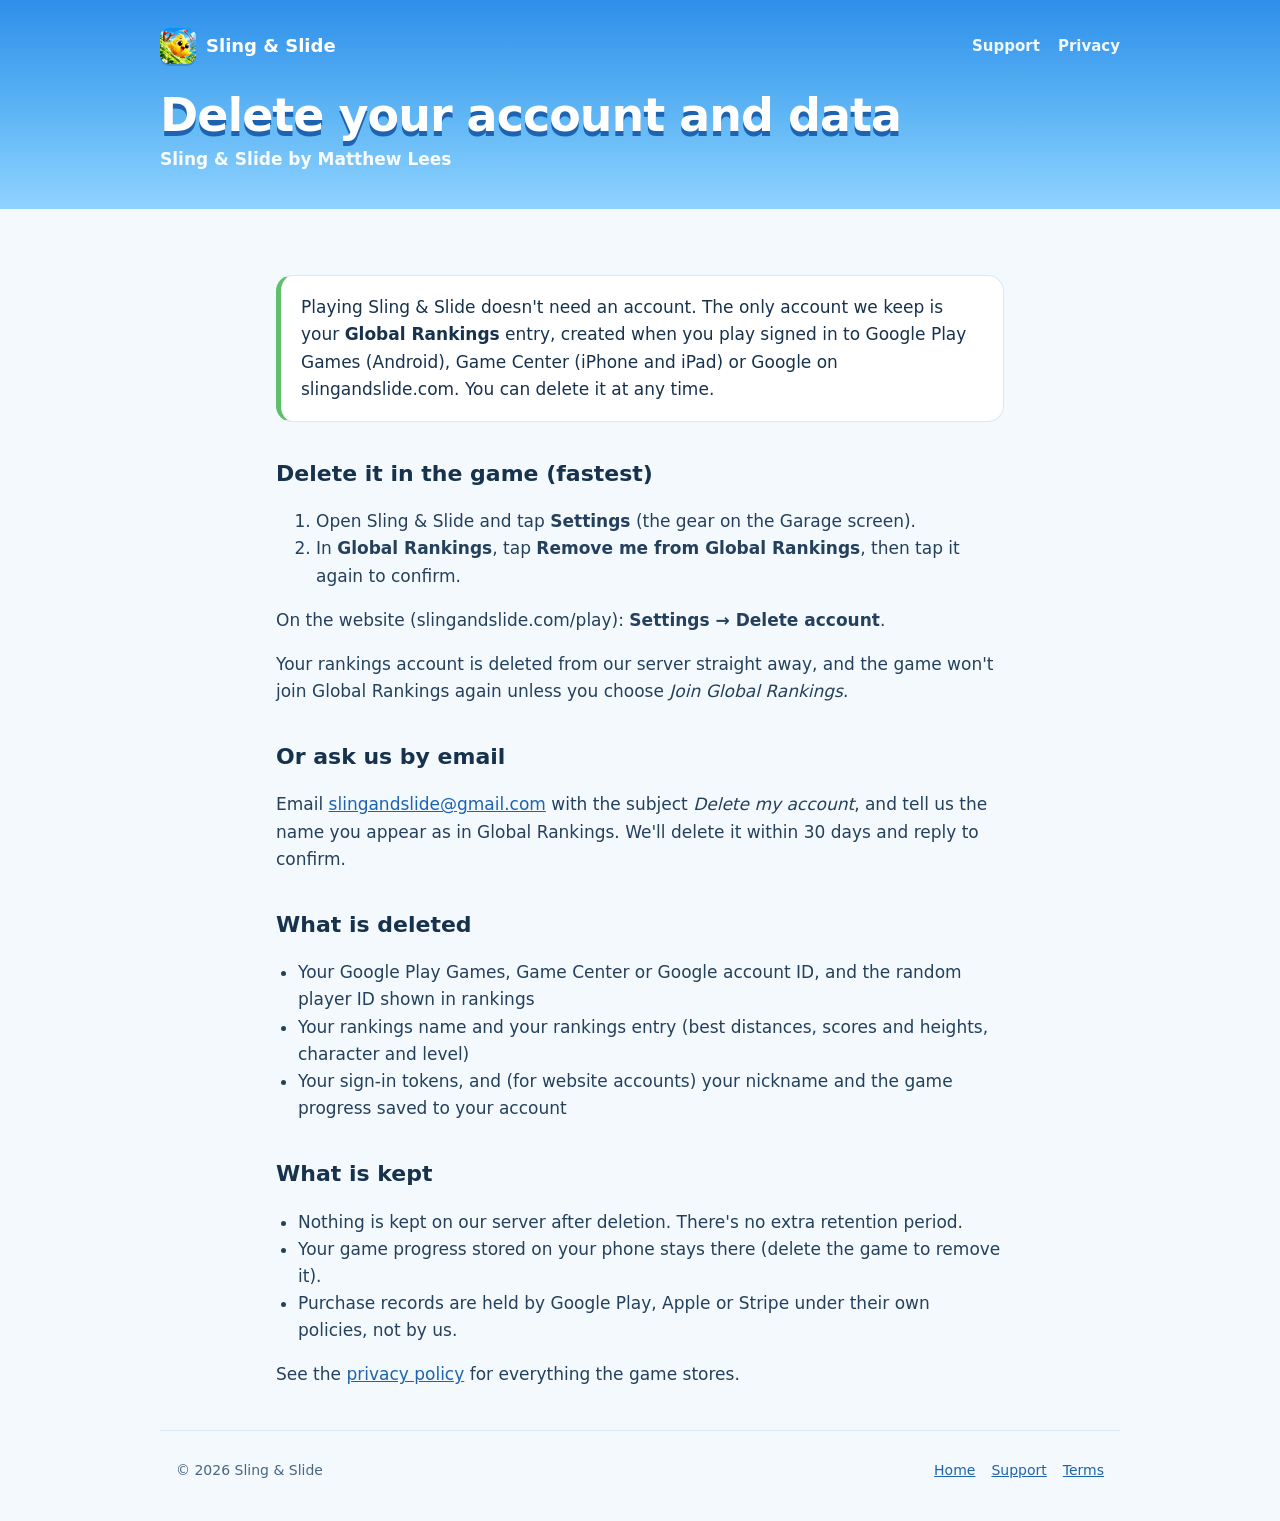
<file: delete-account.html>
<!doctype html>
<html lang="en">
<head>
<meta charset="utf-8">
<meta name="viewport" content="width=device-width, initial-scale=1">
<title>Delete your account · Sling &amp; Slide</title>
<meta name="description" content="How to delete your Sling & Slide Global Rankings account and data.">
<link rel="icon" href="assets/favicon.png">
<link rel="stylesheet" href="style.css">
</head>
<body>
<header class="hero doc-hero">
  <nav class="nav">
    <a class="brand" href="./"><img src="assets/icon.png" alt="">Sling &amp; Slide</a>
    <div class="nav-links"><a href="support.html">Support</a><a href="privacy.html">Privacy</a></div>
  </nav>
  <div class="nav" style="display:block;margin-bottom:0">
    <h1>Delete your account and data</h1>
    <p>Sling &amp; Slide by Matthew Lees</p>
  </div>
</header>

<main class="doc">
  <div class="card summary">
    Playing Sling &amp; Slide doesn't need an account. The only account we keep is your
    <strong>Global Rankings</strong> entry, created when you play signed in to Google Play Games (Android),
    Game Center (iPhone and iPad) or Google on slingandslide.com. You can delete it at any time.
  </div>

  <h2>Delete it in the game (fastest)</h2>
  <ol>
    <li>Open Sling &amp; Slide and tap <strong>Settings</strong> (the gear on the Garage screen).</li>
    <li>In <strong>Global Rankings</strong>, tap <strong>Remove me from Global Rankings</strong>, then tap it again to confirm.</li>
  </ol>
  <p>On the website (slingandslide.com/play): <strong>Settings → Delete account</strong>.</p>
  <p>Your rankings account is deleted from our server straight away, and the game won't join Global Rankings again unless you choose <em>Join Global Rankings</em>.</p>

  <h2>Or ask us by email</h2>
  <p>Email <a href="mailto:slingandslide@gmail.com?subject=Delete%20my%20Sling%20%26%20Slide%20account">slingandslide@gmail.com</a> with the subject <em>Delete my account</em>, and tell us the name you appear as in Global Rankings. We'll delete it within 30 days and reply to confirm.</p>

  <h2>What is deleted</h2>
  <ul>
    <li>Your Google Play Games, Game Center or Google account ID, and the random player ID shown in rankings</li>
    <li>Your rankings name and your rankings entry (best distances, scores and heights, character and level)</li>
    <li>Your sign-in tokens, and (for website accounts) your nickname and the game progress saved to your account</li>
  </ul>

  <h2>What is kept</h2>
  <ul>
    <li>Nothing is kept on our server after deletion. There's no extra retention period.</li>
    <li>Your game progress stored on your phone stays there (delete the game to remove it).</li>
    <li>Purchase records are held by Google Play, Apple or Stripe under their own policies, not by us.</li>
  </ul>

  <p>See the <a href="privacy.html">privacy policy</a> for everything the game stores.</p>
</main>

<footer>
  <span>© 2026 Sling &amp; Slide</span>
  <nav><a href="./">Home</a><a href="support.html">Support</a><a href="terms.html">Terms</a></nav>
</footer>
</body>
</html>
</file>
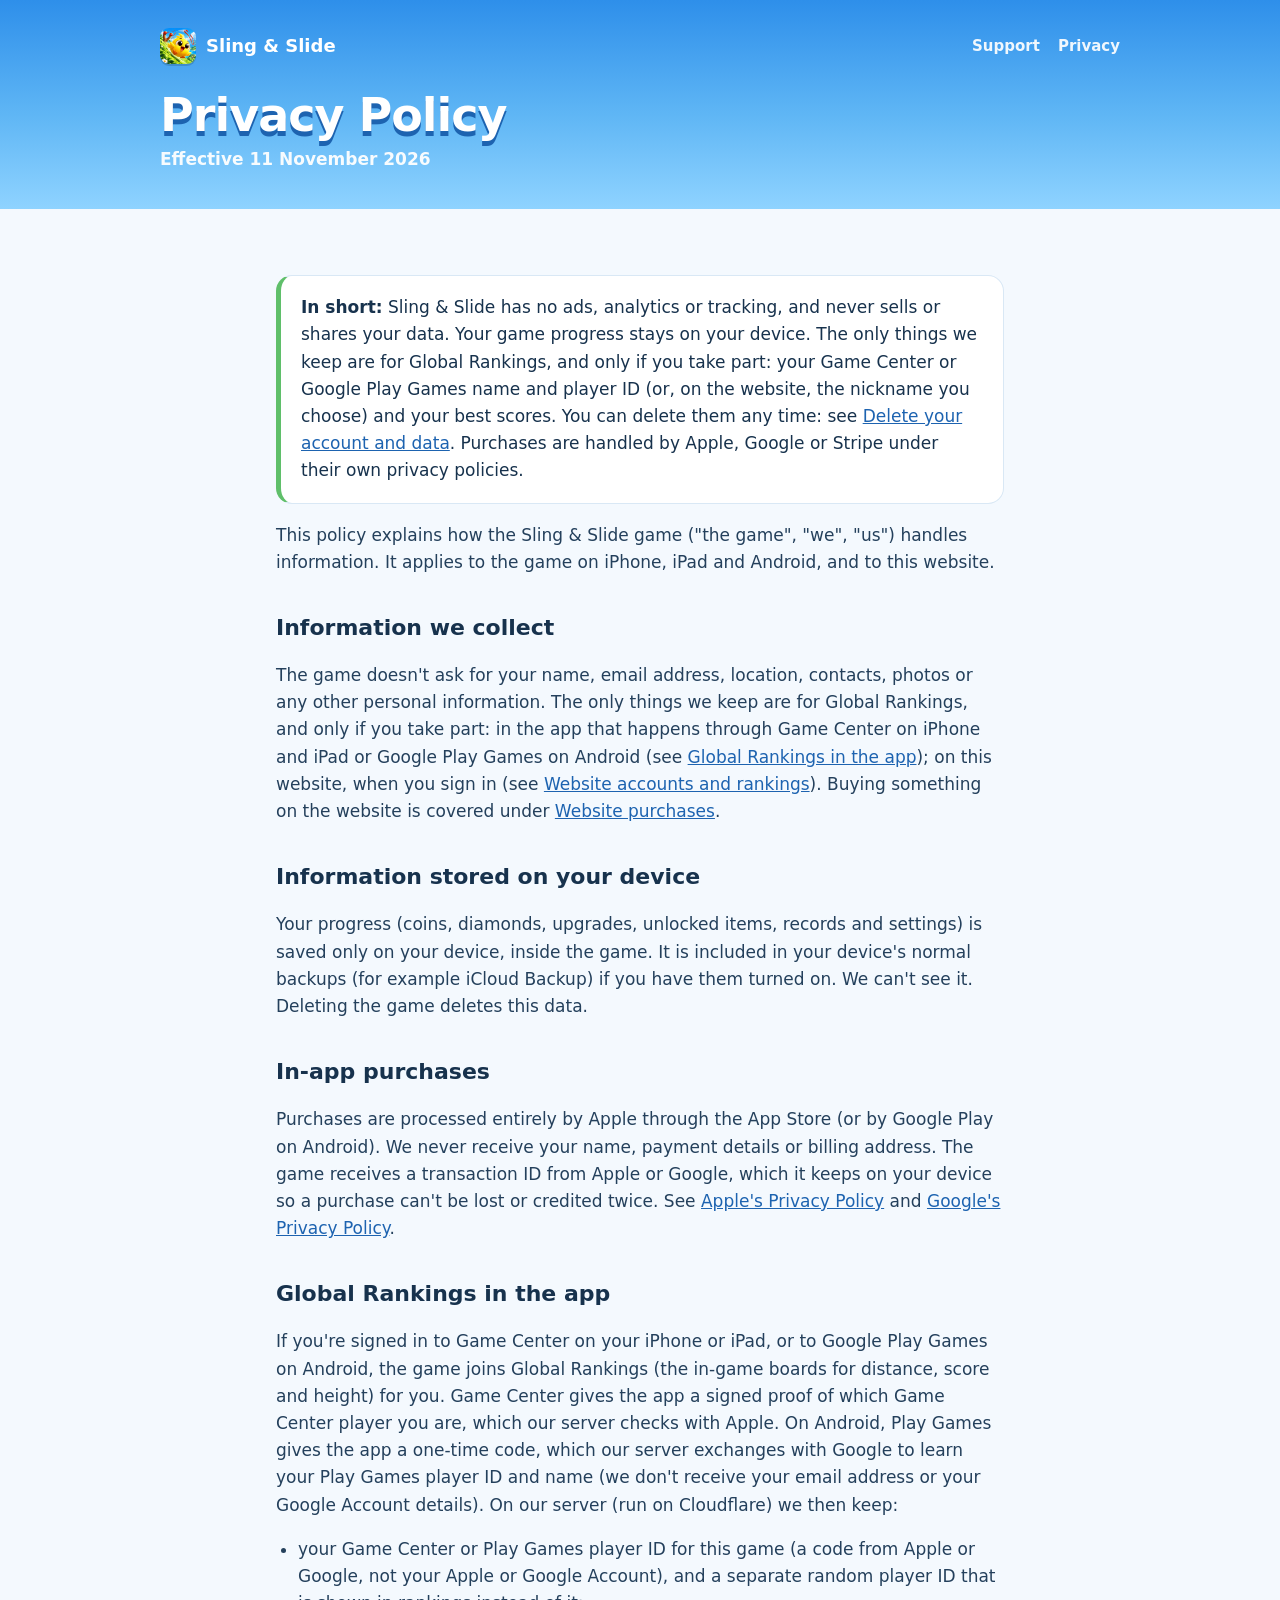
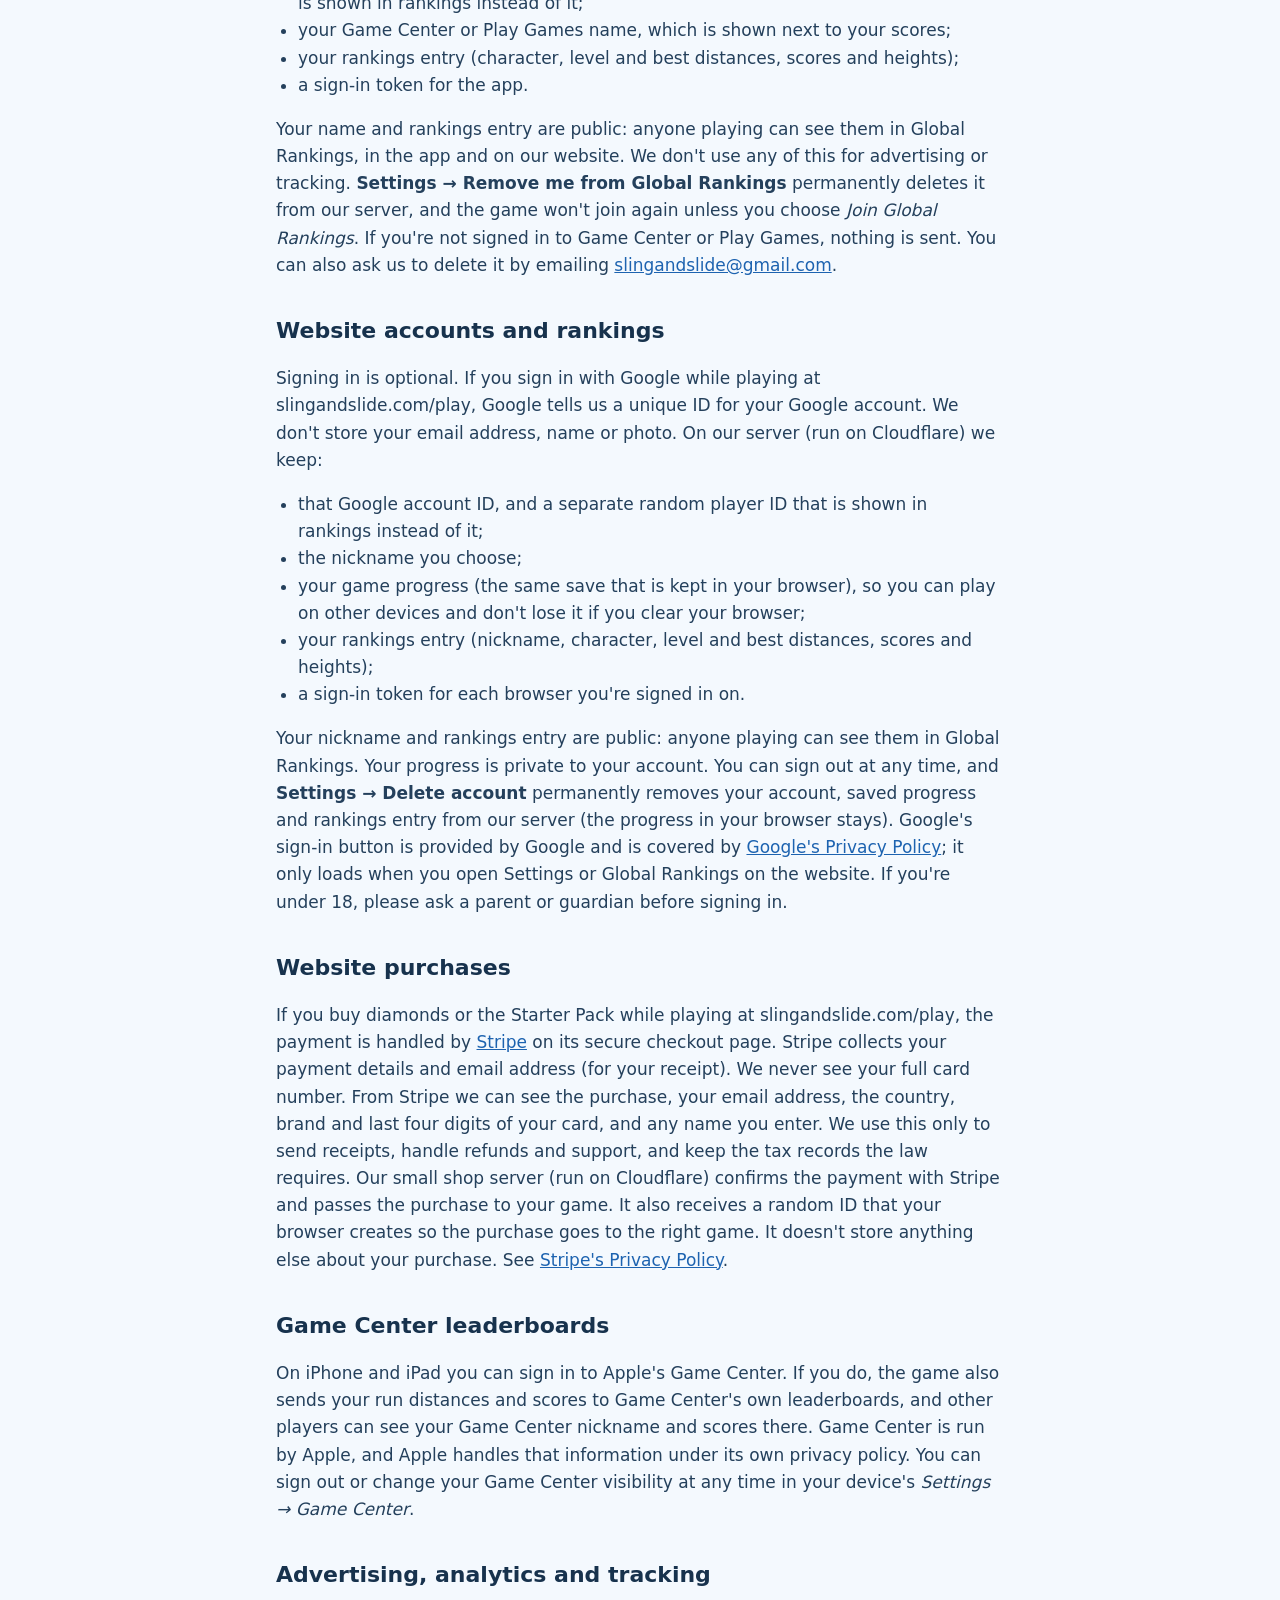
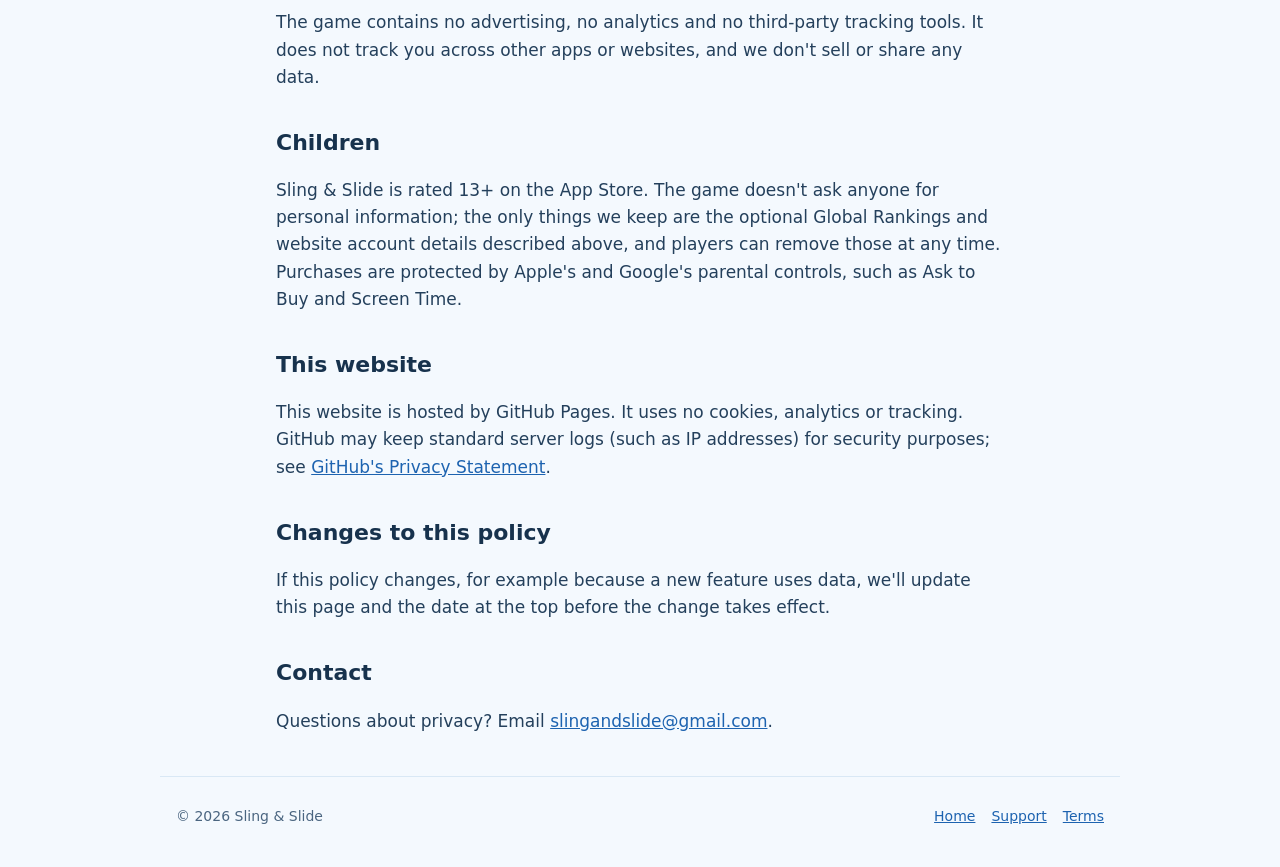
<file: privacy.html>
<!doctype html>
<html lang="en">
<head>
<meta charset="utf-8">
<meta name="viewport" content="width=device-width, initial-scale=1">
<title>Privacy Policy · Sling &amp; Slide</title>
<meta name="description" content="Privacy policy for the Sling & Slide game.">
<link rel="icon" href="assets/favicon.png">
<link rel="stylesheet" href="style.css">
</head>
<body>
<header class="hero doc-hero">
  <nav class="nav">
    <a class="brand" href="./"><img src="assets/icon.png" alt="">Sling &amp; Slide</a>
    <div class="nav-links"><a href="support.html">Support</a><a href="privacy.html">Privacy</a></div>
  </nav>
  <div class="nav" style="display:block;margin-bottom:0">
    <h1>Privacy Policy</h1>
    <p>Effective 11 November 2026</p>
  </div>
</header>

<main class="doc">
  <div class="card summary">
    <strong>In short:</strong> Sling &amp; Slide has no ads, analytics or tracking, and never sells or shares your data.
    Your game progress stays on your device. The only things we keep are for Global Rankings, and only if you take part:
    your Game Center or Google Play Games name and player ID (or, on the website, the nickname you choose) and your best scores.
    You can delete them any time: see <a href="delete-account.html">Delete your account and data</a>.
    Purchases are handled by Apple, Google or Stripe under their own privacy policies.
  </div>

  <p>This policy explains how the Sling &amp; Slide game ("the game", "we", "us") handles information. It applies to the game on iPhone, iPad and Android, and to this website.</p>

  <h2>Information we collect</h2>
  <p>The game doesn't ask for your name, email address, location, contacts, photos or any other personal information. The only things we keep are for Global Rankings, and only if you take part: in the app that happens through Game Center on iPhone and iPad or Google Play Games on Android (see <a href="#app-rankings">Global Rankings in the app</a>); on this website, when you sign in (see <a href="#web-accounts">Website accounts and rankings</a>). Buying something on the website is covered under <a href="#web-purchases">Website purchases</a>.</p>

  <h2>Information stored on your device</h2>
  <p>Your progress (coins, diamonds, upgrades, unlocked items, records and settings) is saved only on your device, inside the game. It is included in your device's normal backups (for example iCloud Backup) if you have them turned on. We can't see it. Deleting the game deletes this data.</p>

  <h2>In-app purchases</h2>
  <p>Purchases are processed entirely by Apple through the App Store (or by Google Play on Android). We never receive your name, payment details or billing address. The game receives a transaction ID from Apple or Google, which it keeps on your device so a purchase can't be lost or credited twice. See <a href="https://www.apple.com/legal/privacy/">Apple's Privacy Policy</a> and <a href="https://policies.google.com/privacy">Google's Privacy Policy</a>.</p>

  <h2 id="app-rankings">Global Rankings in the app</h2>
  <p>If you're signed in to Game Center on your iPhone or iPad, or to Google Play Games on Android, the game joins Global Rankings (the in-game boards for distance, score and height) for you. Game Center gives the app a signed proof of which Game Center player you are, which our server checks with Apple. On Android, Play Games gives the app a one-time code, which our server exchanges with Google to learn your Play Games player ID and name (we don't receive your email address or your Google Account details). On our server (run on Cloudflare) we then keep:</p>
  <ul>
    <li>your Game Center or Play Games player ID for this game (a code from Apple or Google, not your Apple or Google Account), and a separate random player ID that is shown in rankings instead of it;</li>
    <li>your Game Center or Play Games name, which is shown next to your scores;</li>
    <li>your rankings entry (character, level and best distances, scores and heights);</li>
    <li>a sign-in token for the app.</li>
  </ul>
  <p>Your name and rankings entry are public: anyone playing can see them in Global Rankings, in the app and on our website. We don't use any of this for advertising or tracking. <strong>Settings → Remove me from Global Rankings</strong> permanently deletes it from our server, and the game won't join again unless you choose <em>Join Global Rankings</em>. If you're not signed in to Game Center or Play Games, nothing is sent. You can also ask us to delete it by emailing <a href="mailto:slingandslide@gmail.com">slingandslide@gmail.com</a>.</p>

  <h2 id="web-accounts">Website accounts and rankings</h2>
  <p>Signing in is optional. If you sign in with Google while playing at slingandslide.com/play, Google tells us a unique ID for your Google account. We don't store your email address, name or photo. On our server (run on Cloudflare) we keep:</p>
  <ul>
    <li>that Google account ID, and a separate random player ID that is shown in rankings instead of it;</li>
    <li>the nickname you choose;</li>
    <li>your game progress (the same save that is kept in your browser), so you can play on other devices and don't lose it if you clear your browser;</li>
    <li>your rankings entry (nickname, character, level and best distances, scores and heights);</li>
    <li>a sign-in token for each browser you're signed in on.</li>
  </ul>
  <p>Your nickname and rankings entry are public: anyone playing can see them in Global Rankings. Your progress is private to your account. You can sign out at any time, and <strong>Settings → Delete account</strong> permanently removes your account, saved progress and rankings entry from our server (the progress in your browser stays). Google's sign-in button is provided by Google and is covered by <a href="https://policies.google.com/privacy">Google's Privacy Policy</a>; it only loads when you open Settings or Global Rankings on the website. If you're under 18, please ask a parent or guardian before signing in.</p>

  <h2 id="web-purchases">Website purchases</h2>
  <p>If you buy diamonds or the Starter Pack while playing at slingandslide.com/play, the payment is handled by <a href="https://stripe.com">Stripe</a> on its secure checkout page. Stripe collects your payment details and email address (for your receipt). We never see your full card number. From Stripe we can see the purchase, your email address, the country, brand and last four digits of your card, and any name you enter. We use this only to send receipts, handle refunds and support, and keep the tax records the law requires. Our small shop server (run on Cloudflare) confirms the payment with Stripe and passes the purchase to your game. It also receives a random ID that your browser creates so the purchase goes to the right game. It doesn't store anything else about your purchase. See <a href="https://stripe.com/privacy">Stripe's Privacy Policy</a>.</p>

  <h2>Game Center leaderboards</h2>
  <p>On iPhone and iPad you can sign in to Apple's Game Center. If you do, the game also sends your run distances and scores to Game Center's own leaderboards, and other players can see your Game Center nickname and scores there. Game Center is run by Apple, and Apple handles that information under its own privacy policy. You can sign out or change your Game Center visibility at any time in your device's <em>Settings → Game Center</em>.</p>

  <h2>Advertising, analytics and tracking</h2>
  <p>The game contains no advertising, no analytics and no third-party tracking tools. It does not track you across other apps or websites, and we don't sell or share any data.</p>

  <h2>Children</h2>
  <p>Sling &amp; Slide is rated 13+ on the App Store. The game doesn't ask anyone for personal information; the only things we keep are the optional Global Rankings and website account details described above, and players can remove those at any time. Purchases are protected by Apple's and Google's parental controls, such as Ask to Buy and Screen Time.</p>

  <h2>This website</h2>
  <p>This website is hosted by GitHub Pages. It uses no cookies, analytics or tracking. GitHub may keep standard server logs (such as IP addresses) for security purposes; see <a href="https://docs.github.com/en/site-policy/privacy-policies/github-general-privacy-statement">GitHub's Privacy Statement</a>.</p>

  <h2>Changes to this policy</h2>
  <p>If this policy changes, for example because a new feature uses data, we'll update this page and the date at the top before the change takes effect.</p>

  <h2>Contact</h2>
  <p>Questions about privacy? Email <a href="mailto:slingandslide@gmail.com">slingandslide@gmail.com</a>.</p>
</main>

<footer>
  <span>© 2026 Sling &amp; Slide</span>
  <nav><a href="./">Home</a><a href="support.html">Support</a><a href="terms.html">Terms</a></nav>
</footer>
</body>
</html>
</file>
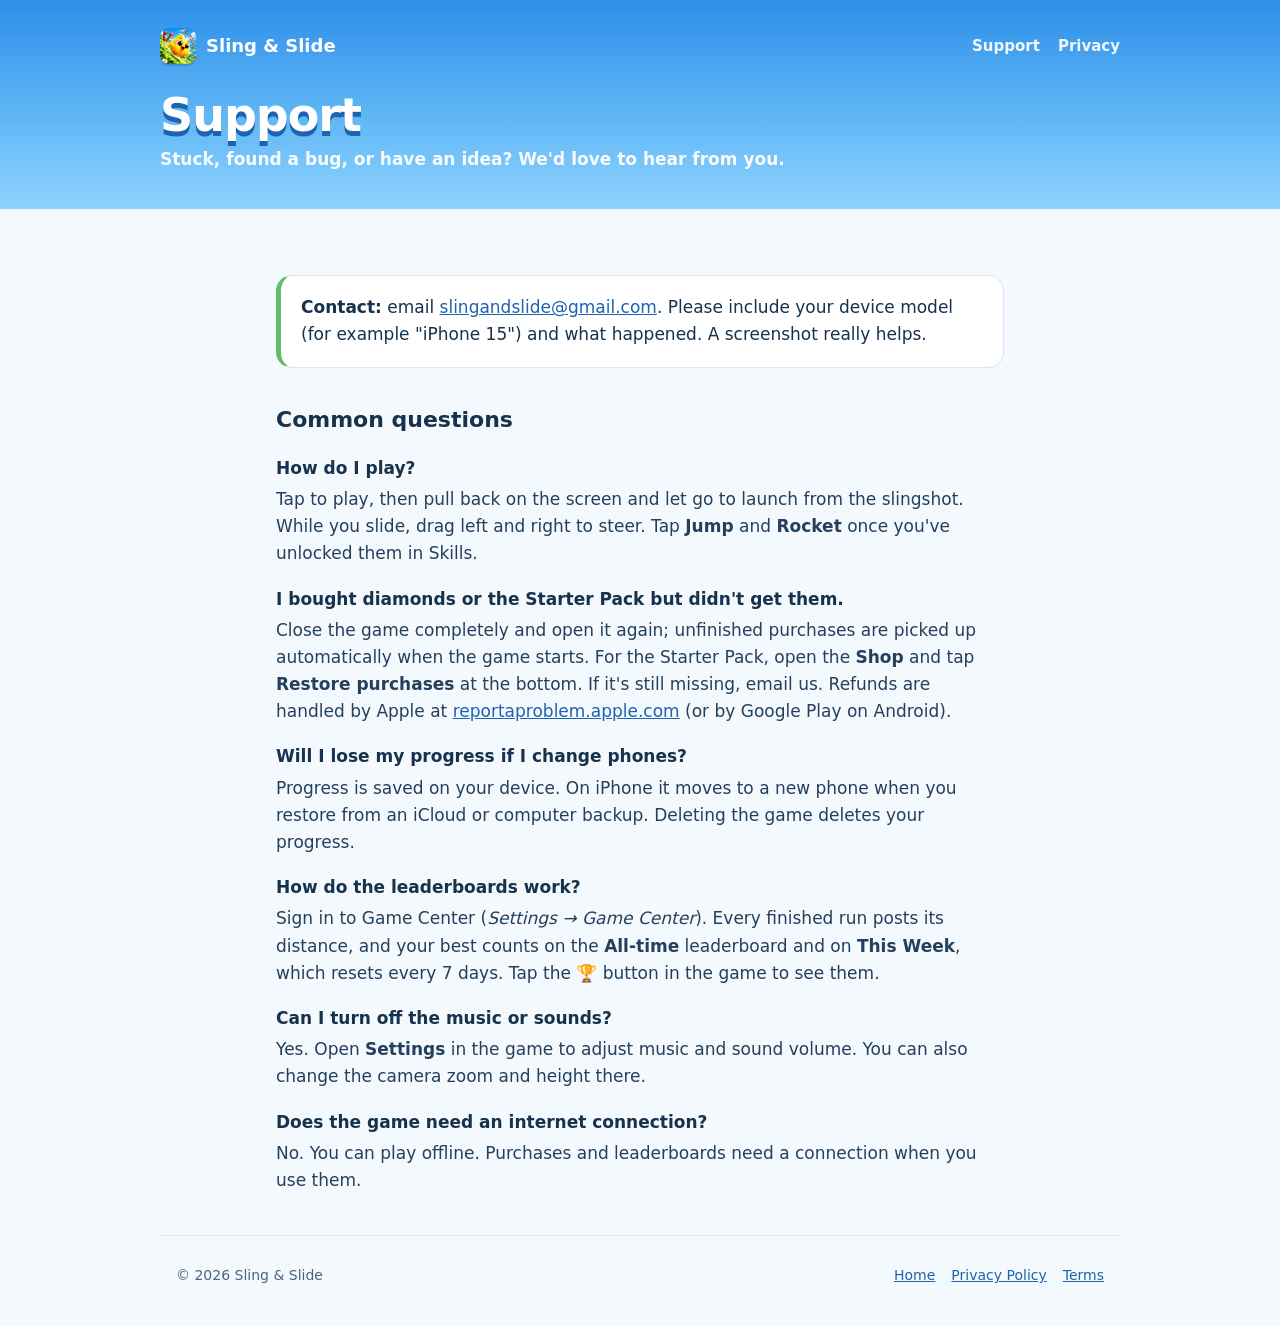
<file: support.html>
<!doctype html>
<html lang="en">
<head>
<meta charset="utf-8">
<meta name="viewport" content="width=device-width, initial-scale=1">
<title>Support · Sling &amp; Slide</title>
<meta name="description" content="Help and contact for the Sling & Slide game.">
<link rel="icon" href="assets/favicon.png">
<link rel="stylesheet" href="style.css">
</head>
<body>
<header class="hero doc-hero">
  <nav class="nav">
    <a class="brand" href="./"><img src="assets/icon.png" alt="">Sling &amp; Slide</a>
    <div class="nav-links"><a href="support.html">Support</a><a href="privacy.html">Privacy</a></div>
  </nav>
  <div class="nav" style="display:block;margin-bottom:0">
    <h1>Support</h1>
    <p>Stuck, found a bug, or have an idea? We'd love to hear from you.</p>
  </div>
</header>

<main class="doc">
  <div class="card summary">
    <strong>Contact:</strong> email <a href="mailto:slingandslide@gmail.com?subject=Sling%20%26%20Slide%20support">slingandslide@gmail.com</a>.
    Please include your device model (for example "iPhone 15") and what happened. A screenshot really helps.
  </div>

  <h2>Common questions</h2>
  <dl class="faq">
    <dt>How do I play?</dt>
    <dd>Tap to play, then pull back on the screen and let go to launch from the slingshot. While you slide, drag left and right to steer. Tap <strong>Jump</strong> and <strong>Rocket</strong> once you've unlocked them in Skills.</dd>

    <dt>I bought diamonds or the Starter Pack but didn't get them.</dt>
    <dd>Close the game completely and open it again; unfinished purchases are picked up automatically when the game starts. For the Starter Pack, open the <strong>Shop</strong> and tap <strong>Restore purchases</strong> at the bottom. If it's still missing, email us. Refunds are handled by Apple at <a href="https://reportaproblem.apple.com">reportaproblem.apple.com</a> (or by Google Play on Android).</dd>

    <dt>Will I lose my progress if I change phones?</dt>
    <dd>Progress is saved on your device. On iPhone it moves to a new phone when you restore from an iCloud or computer backup. Deleting the game deletes your progress.</dd>

    <dt>How do the leaderboards work?</dt>
    <dd>Sign in to Game Center (<em>Settings → Game Center</em>). Every finished run posts its distance, and your best counts on the <strong>All-time</strong> leaderboard and on <strong>This Week</strong>, which resets every 7 days. Tap the 🏆 button in the game to see them.</dd>

    <dt>Can I turn off the music or sounds?</dt>
    <dd>Yes. Open <strong>Settings</strong> in the game to adjust music and sound volume. You can also change the camera zoom and height there.</dd>

    <dt>Does the game need an internet connection?</dt>
    <dd>No. You can play offline. Purchases and leaderboards need a connection when you use them.</dd>
  </dl>
</main>

<footer>
  <span>© 2026 Sling &amp; Slide</span>
  <nav><a href="./">Home</a><a href="privacy.html">Privacy Policy</a><a href="terms.html">Terms</a></nav>
</footer>
</body>
</html>
</file>
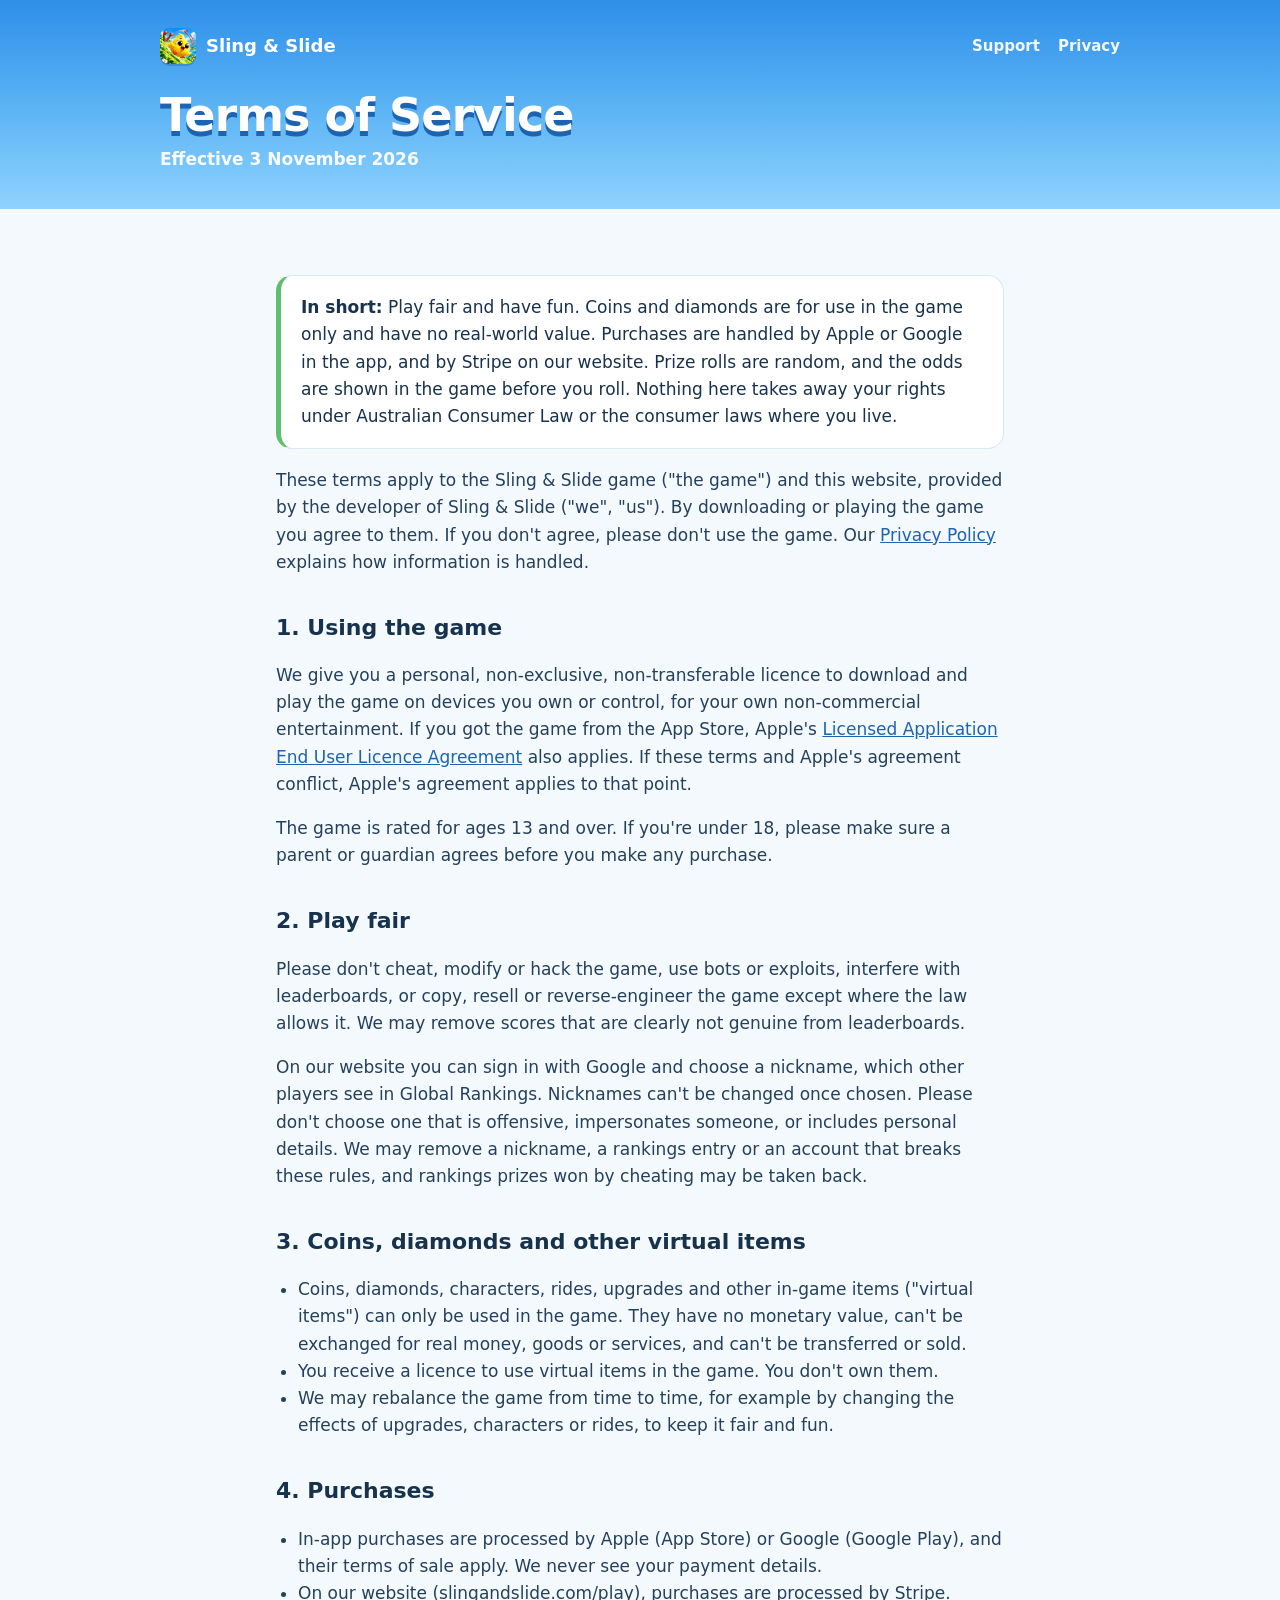
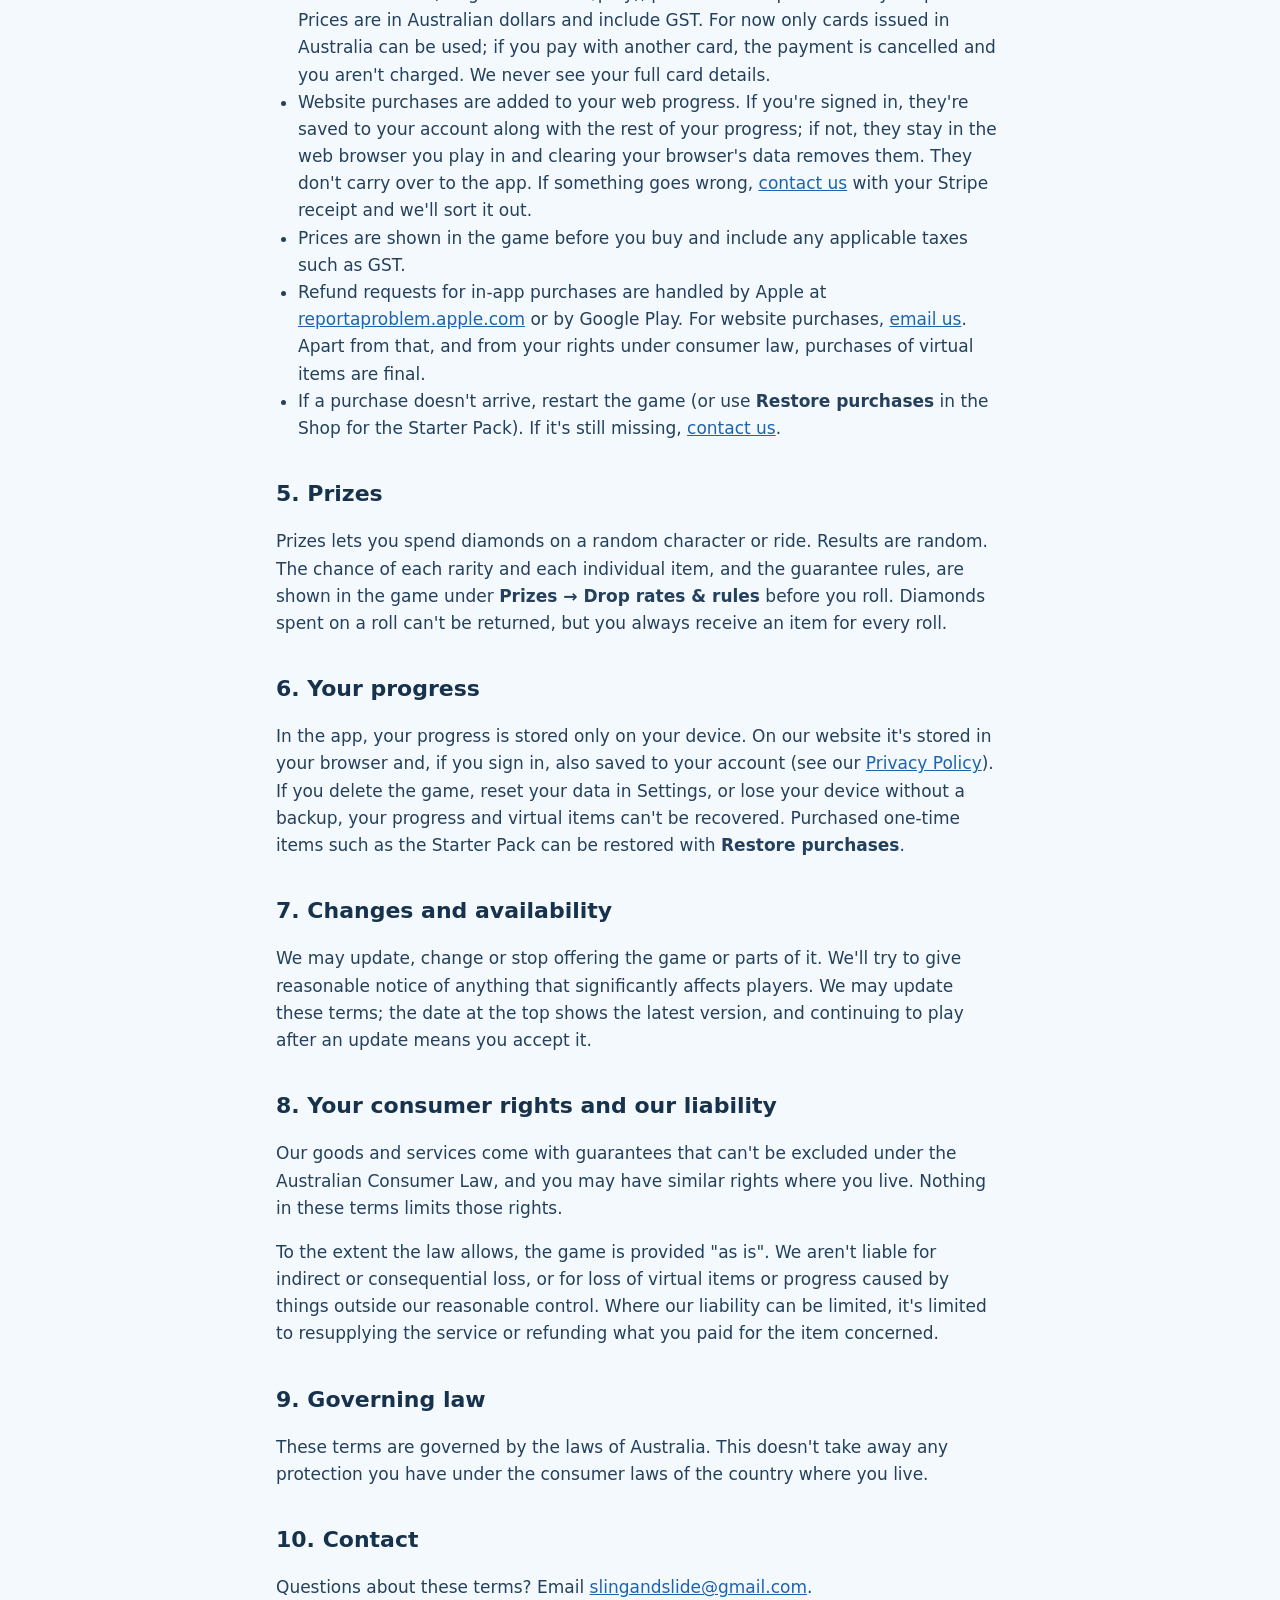
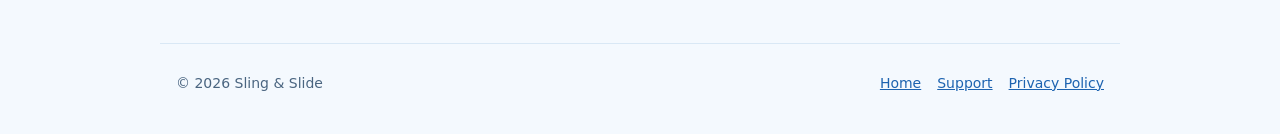
<file: terms.html>
<!doctype html>
<html lang="en">
<head>
<meta charset="utf-8">
<meta name="viewport" content="width=device-width, initial-scale=1">
<title>Terms of Service · Sling &amp; Slide</title>
<meta name="description" content="Terms of Service for the Sling & Slide game.">
<link rel="icon" href="assets/favicon.png">
<link rel="stylesheet" href="style.css">
</head>
<body>
<header class="hero doc-hero">
  <nav class="nav">
    <a class="brand" href="./"><img src="assets/icon.png" alt="">Sling &amp; Slide</a>
    <div class="nav-links"><a href="support.html">Support</a><a href="privacy.html">Privacy</a></div>
  </nav>
  <div class="nav" style="display:block;margin-bottom:0">
    <h1>Terms of Service</h1>
    <p>Effective 3 November 2026</p>
  </div>
</header>

<main class="doc">
  <div class="card summary">
    <strong>In short:</strong> Play fair and have fun. Coins and diamonds are for use in the game only and have no real-world value.
    Purchases are handled by Apple or Google in the app, and by Stripe on our website. Prize rolls are random, and the odds are shown in the game before you roll.
    Nothing here takes away your rights under Australian Consumer Law or the consumer laws where you live.
  </div>

  <p>These terms apply to the Sling &amp; Slide game ("the game") and this website, provided by the developer of Sling &amp; Slide ("we", "us"). By downloading or playing the game you agree to them. If you don't agree, please don't use the game. Our <a href="privacy.html">Privacy Policy</a> explains how information is handled.</p>

  <h2>1. Using the game</h2>
  <p>We give you a personal, non-exclusive, non-transferable licence to download and play the game on devices you own or control, for your own non-commercial entertainment. If you got the game from the App Store, Apple's <a href="https://www.apple.com/legal/internet-services/itunes/dev/stdeula/">Licensed Application End User Licence Agreement</a> also applies. If these terms and Apple's agreement conflict, Apple's agreement applies to that point.</p>
  <p>The game is rated for ages 13 and over. If you're under 18, please make sure a parent or guardian agrees before you make any purchase.</p>

  <h2>2. Play fair</h2>
  <p>Please don't cheat, modify or hack the game, use bots or exploits, interfere with leaderboards, or copy, resell or reverse-engineer the game except where the law allows it. We may remove scores that are clearly not genuine from leaderboards.</p>
  <p>On our website you can sign in with Google and choose a nickname, which other players see in Global Rankings. Nicknames can't be changed once chosen. Please don't choose one that is offensive, impersonates someone, or includes personal details. We may remove a nickname, a rankings entry or an account that breaks these rules, and rankings prizes won by cheating may be taken back.</p>

  <h2>3. Coins, diamonds and other virtual items</h2>
  <ul>
    <li>Coins, diamonds, characters, rides, upgrades and other in-game items ("virtual items") can only be used in the game. They have no monetary value, can't be exchanged for real money, goods or services, and can't be transferred or sold.</li>
    <li>You receive a licence to use virtual items in the game. You don't own them.</li>
    <li>We may rebalance the game from time to time, for example by changing the effects of upgrades, characters or rides, to keep it fair and fun.</li>
  </ul>

  <h2>4. Purchases</h2>
  <ul>
    <li>In-app purchases are processed by Apple (App Store) or Google (Google Play), and their terms of sale apply. We never see your payment details.</li>
    <li>On our website (slingandslide.com/play), purchases are processed by Stripe. Prices are in Australian dollars and include GST. For now only cards issued in Australia can be used; if you pay with another card, the payment is cancelled and you aren't charged. We never see your full card details.</li>
    <li>Website purchases are added to your web progress. If you're signed in, they're saved to your account along with the rest of your progress; if not, they stay in the web browser you play in and clearing your browser's data removes them. They don't carry over to the app. If something goes wrong, <a href="mailto:slingandslide@gmail.com">contact us</a> with your Stripe receipt and we'll sort it out.</li>
    <li>Prices are shown in the game before you buy and include any applicable taxes such as GST.</li>
    <li>Refund requests for in-app purchases are handled by Apple at <a href="https://reportaproblem.apple.com">reportaproblem.apple.com</a> or by Google Play. For website purchases, <a href="mailto:slingandslide@gmail.com">email us</a>. Apart from that, and from your rights under consumer law, purchases of virtual items are final.</li>
    <li>If a purchase doesn't arrive, restart the game (or use <strong>Restore purchases</strong> in the Shop for the Starter Pack). If it's still missing, <a href="mailto:slingandslide@gmail.com">contact us</a>.</li>
  </ul>

  <h2>5. Prizes</h2>
  <p>Prizes lets you spend diamonds on a random character or ride. Results are random. The chance of each rarity and each individual item, and the guarantee rules, are shown in the game under <strong>Prizes → Drop rates &amp; rules</strong> before you roll. Diamonds spent on a roll can't be returned, but you always receive an item for every roll.</p>

  <h2>6. Your progress</h2>
  <p>In the app, your progress is stored only on your device. On our website it's stored in your browser and, if you sign in, also saved to your account (see our <a href="privacy.html">Privacy Policy</a>). If you delete the game, reset your data in Settings, or lose your device without a backup, your progress and virtual items can't be recovered. Purchased one-time items such as the Starter Pack can be restored with <strong>Restore purchases</strong>.</p>

  <h2>7. Changes and availability</h2>
  <p>We may update, change or stop offering the game or parts of it. We'll try to give reasonable notice of anything that significantly affects players. We may update these terms; the date at the top shows the latest version, and continuing to play after an update means you accept it.</p>

  <h2>8. Your consumer rights and our liability</h2>
  <p>Our goods and services come with guarantees that can't be excluded under the Australian Consumer Law, and you may have similar rights where you live. Nothing in these terms limits those rights.</p>
  <p>To the extent the law allows, the game is provided "as is". We aren't liable for indirect or consequential loss, or for loss of virtual items or progress caused by things outside our reasonable control. Where our liability can be limited, it's limited to resupplying the service or refunding what you paid for the item concerned.</p>

  <h2>9. Governing law</h2>
  <p>These terms are governed by the laws of Australia. This doesn't take away any protection you have under the consumer laws of the country where you live.</p>

  <h2>10. Contact</h2>
  <p>Questions about these terms? Email <a href="mailto:slingandslide@gmail.com">slingandslide@gmail.com</a>.</p>
</main>

<footer>
  <span>© 2026 Sling &amp; Slide</span>
  <nav><a href="./">Home</a><a href="support.html">Support</a><a href="privacy.html">Privacy Policy</a></nav>
</footer>
</body>
</html>
</file>
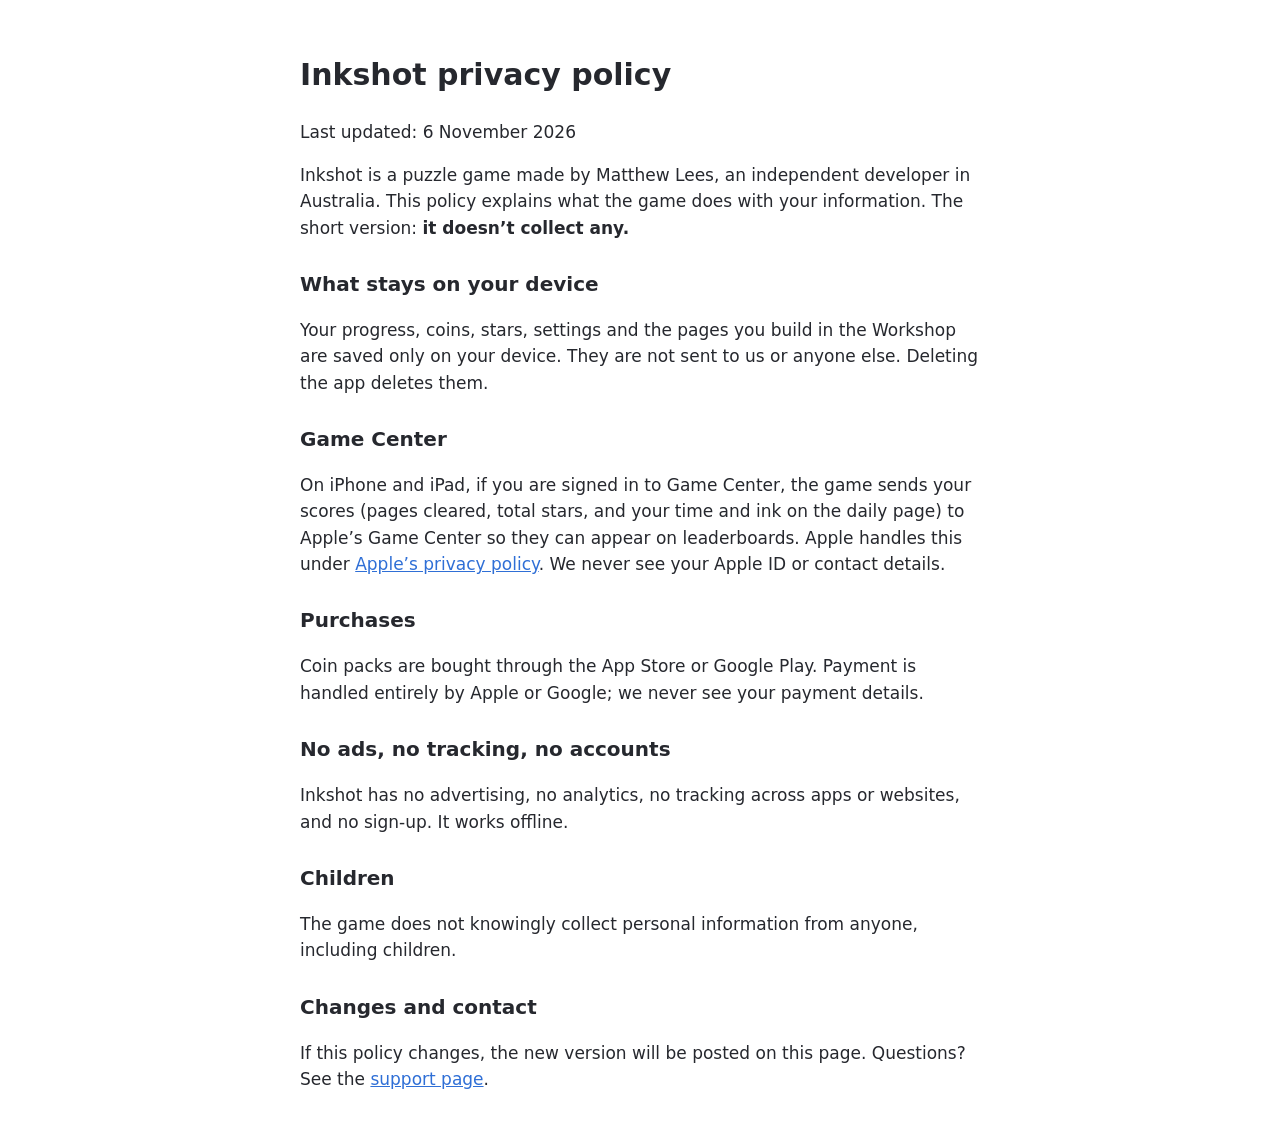
<file: inkshot/privacy.html>
<!doctype html><html lang="en"><head><meta charset="utf-8"><meta name="viewport" content="width=device-width,initial-scale=1">
<title>Inkshot · Privacy policy</title>
<style>body{font:17px/1.55 -apple-system,system-ui,sans-serif;max-width:680px;margin:0 auto;padding:32px 20px;color:#26282e;background:#fff}h1{font-size:30px}h2{font-size:20px;margin-top:28px}a{color:#2f6fd6}</style></head><body>
<h1>Inkshot privacy policy</h1>
<p>Last updated: 6 November 2026</p>
<p>Inkshot is a puzzle game made by Matthew Lees, an independent developer in Australia. This policy explains what the game does with your information. The short version: <strong>it doesn’t collect any.</strong></p>
<h2>What stays on your device</h2>
<p>Your progress, coins, stars, settings and the pages you build in the Workshop are saved only on your device. They are not sent to us or anyone else. Deleting the app deletes them.</p>
<h2>Game Center</h2>
<p>On iPhone and iPad, if you are signed in to Game Center, the game sends your scores (pages cleared, total stars, and your time and ink on the daily page) to Apple’s Game Center so they can appear on leaderboards. Apple handles this under <a href="https://www.apple.com/legal/privacy/">Apple’s privacy policy</a>. We never see your Apple ID or contact details.</p>
<h2>Purchases</h2>
<p>Coin packs are bought through the App Store or Google Play. Payment is handled entirely by Apple or Google; we never see your payment details.</p>
<h2>No ads, no tracking, no accounts</h2>
<p>Inkshot has no advertising, no analytics, no tracking across apps or websites, and no sign-up. It works offline.</p>
<h2>Children</h2>
<p>The game does not knowingly collect personal information from anyone, including children.</p>
<h2>Changes and contact</h2>
<p>If this policy changes, the new version will be posted on this page. Questions? See the <a href="support.html">support page</a>.</p>
</body></html>
</file>
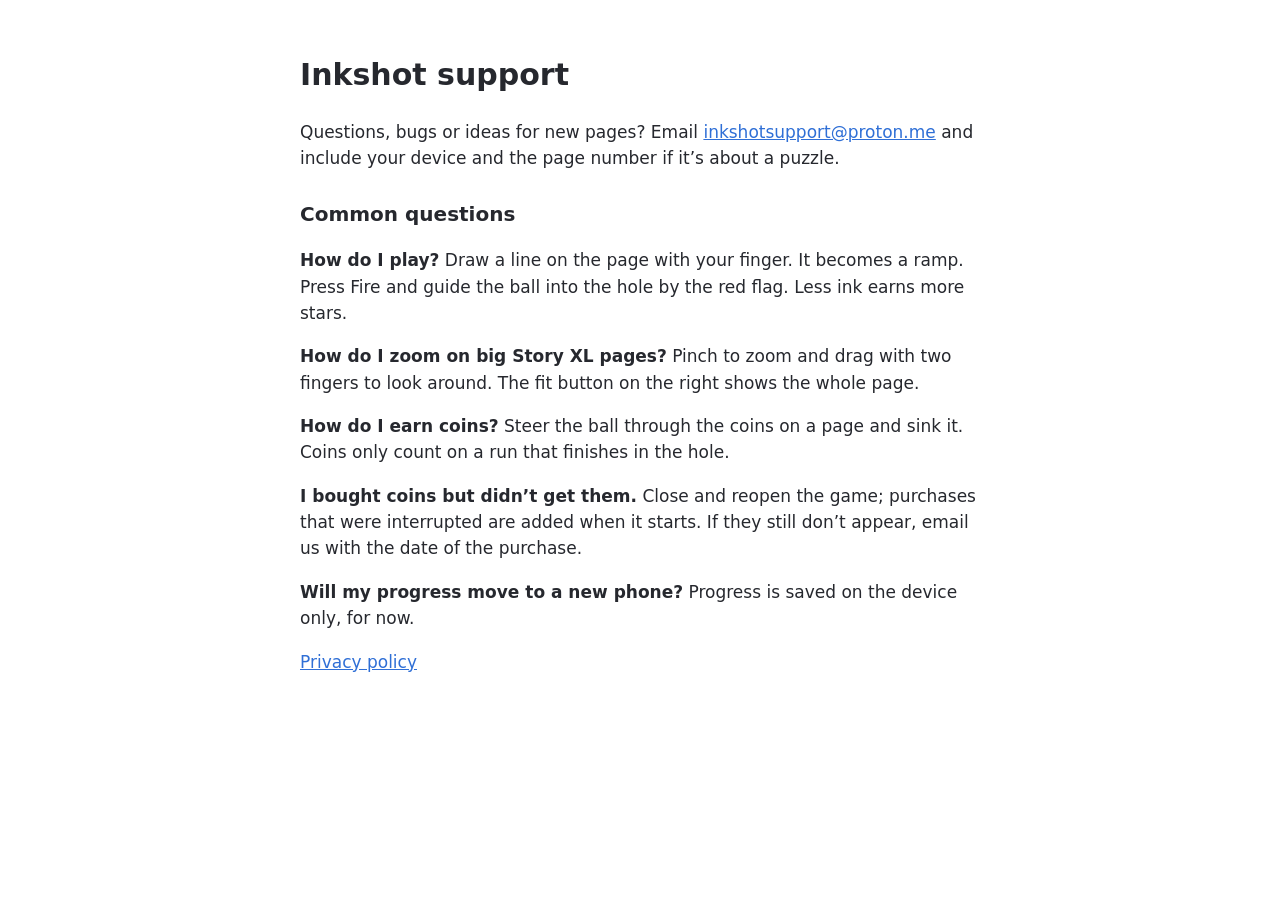
<file: inkshot/support.html>
<!doctype html><html lang="en"><head><meta charset="utf-8"><meta name="viewport" content="width=device-width,initial-scale=1">
<title>Inkshot · Support</title>
<style>body{font:17px/1.55 -apple-system,system-ui,sans-serif;max-width:680px;margin:0 auto;padding:32px 20px;color:#26282e;background:#fff}h1{font-size:30px}h2{font-size:20px;margin-top:28px}a{color:#2f6fd6}</style></head><body>
<h1>Inkshot support</h1>
<p>Questions, bugs or ideas for new pages? Email <a href="mailto:inkshotsupport@proton.me">inkshotsupport@proton.me</a> and include your device and the page number if it’s about a puzzle.</p>
<h2>Common questions</h2>
<p><strong>How do I play?</strong> Draw a line on the page with your finger. It becomes a ramp. Press Fire and guide the ball into the hole by the red flag. Less ink earns more stars.</p>
<p><strong>How do I zoom on big Story XL pages?</strong> Pinch to zoom and drag with two fingers to look around. The fit button on the right shows the whole page.</p>
<p><strong>How do I earn coins?</strong> Steer the ball through the coins on a page and sink it. Coins only count on a run that finishes in the hole.</p>
<p><strong>I bought coins but didn’t get them.</strong> Close and reopen the game; purchases that were interrupted are added when it starts. If they still don’t appear, email us with the date of the purchase.</p>
<p><strong>Will my progress move to a new phone?</strong> Progress is saved on the device only, for now.</p>
<p><a href="privacy.html">Privacy policy</a></p>
</body></html>
</file>
<file: style.css>
:root {
  --sky-top: #2e8fea;
  --sky-mid: #5fb6f5;
  --sky-low: #8fd3ff;
  --grass: #5fbf6a;
  --grass-dark: #3f8f49;
  --ink: #17324d;
  --ink-soft: #4a6580;
  --card: #ffffff;
  --line: #d9e8f5;
  --sun: #ffc83d;
}
* { box-sizing: border-box; }
html { -webkit-text-size-adjust: 100%; }
body {
  margin: 0;
  font: 17px/1.6 system-ui, -apple-system, "Segoe UI", Roboto, Inter, sans-serif;
  color: var(--ink);
  background: #f4f9fe;
}
a { color: #1d63b0; }
a:hover { color: #0f4a8a; }

/* ---- Header / hero ---------------------------------------------------- */
.hero {
  background: linear-gradient(var(--sky-top), var(--sky-mid) 55%, var(--sky-low));
  color: #fff;
  padding: 28px 16px 0;
  overflow: hidden;
}
.nav {
  max-width: 960px; margin: 0 auto 28px;
  display: flex; align-items: center; justify-content: space-between; gap: 12px;
}
.brand { display: flex; align-items: center; gap: 10px; color: #fff; text-decoration: none; font-weight: 900; font-size: 18px; }
.brand img { width: 36px; height: 36px; border-radius: 9px; box-shadow: 0 2px 0 rgba(0,0,0,.15); }
.nav-links { display: flex; gap: 18px; }
.nav-links a { color: #fff; text-decoration: none; font-weight: 700; font-size: 15px; opacity: .92; }
.nav-links a:hover { opacity: 1; color: #fff; text-decoration: underline; }

.hero-inner {
  max-width: 960px; margin: 0 auto;
  display: grid; grid-template-columns: 1.1fr .9fr; gap: 32px; align-items: end;
}
.hero-copy { padding-bottom: 56px; }
.app-icon { width: 112px; height: 112px; border-radius: 26px; border: 5px solid rgba(255,255,255,.9); box-shadow: 0 10px 0 rgba(20,70,140,.3), 0 18px 40px rgba(0,0,0,.18); }
h1 {
  margin: 22px 0 8px; font-size: clamp(40px, 7vw, 64px); line-height: 1; font-weight: 900; letter-spacing: -1px;
  text-shadow: 0 5px 0 #1d63b0;
}
.tagline { font-size: clamp(18px, 2.4vw, 22px); font-weight: 700; margin: 0 0 22px; max-width: 30ch; }
.badge {
  display: inline-flex; align-items: center; gap: 10px;
  background: #111; color: #fff; border-radius: 14px; padding: 10px 18px; font-weight: 800; text-decoration: none;
  box-shadow: 0 4px 0 rgba(0,0,0,.25);
}
.ctas { display: flex; flex-wrap: wrap; align-items: center; gap: 12px; }
.play-btn {
  display: inline-flex; flex-direction: column; align-items: center; justify-content: center;
  background: #ffd23d; color: #13283d; border-radius: 14px; padding: 9px 24px; font-weight: 900; font-size: 20px;
  text-decoration: none; line-height: 1.1; box-shadow: 0 4px 0 #c99a00, 0 8px 20px rgba(0,0,0,.18);
}
.play-btn small { font-size: 11px; font-weight: 700; opacity: .75; }
.play-btn:hover { filter: brightness(1.05); }
.play-btn:active { transform: translateY(2px); box-shadow: 0 2px 0 #c99a00; }
a.badge { text-decoration: none; }
a.badge:hover { filter: brightness(1.08); }
.badge small { display: block; font-weight: 600; font-size: 11px; opacity: .8; line-height: 1.1; }
.badge span { line-height: 1.15; }
.phones { display: flex; gap: 14px; justify-content: center; align-self: end; }
.phone {
  width: 46%; max-width: 210px; border-radius: 26px 26px 0 0; overflow: hidden;
  border: 6px solid #13283d; border-bottom: 0; background: #13283d;
  box-shadow: 0 -6px 30px rgba(0,0,0,.18);
}
.phone img { display: block; width: 100%; height: auto; }
.phone.tilt { transform: translateY(26px); }

/* ---- Sections ---------------------------------------------------------- */
main { max-width: 960px; margin: 0 auto; padding: 48px 16px 24px; }
.features { display: grid; grid-template-columns: repeat(3, 1fr); gap: 16px; }
.feature { background: var(--card); border: 1px solid var(--line); border-radius: 18px; padding: 20px; }
.feature .emoji { font-size: 30px; line-height: 1; }
.feature h3 { margin: 10px 0 6px; font-size: 18px; }
.feature p { margin: 0; color: var(--ink-soft); font-size: 15px; }

/* ---- Document pages (privacy, support) --------------------------------- */
.doc-hero { padding-bottom: 36px; }
.doc-hero h1 { font-size: clamp(32px, 6vw, 46px); margin-top: 6px; }
.doc-hero p { margin: 0; font-weight: 600; opacity: .95; }
.doc { max-width: 760px; }
.doc h2 { font-size: 22px; margin: 34px 0 8px; }
.doc p, .doc li { color: #24405c; }
.doc ul { padding-left: 22px; }
.doc .card { background: var(--card); border: 1px solid var(--line); border-radius: 16px; padding: 18px 20px; margin: 18px 0; }
.doc .summary { border-left: 5px solid var(--grass); }
.faq dt { font-weight: 800; margin-top: 18px; }
.faq dd { margin: 4px 0 0; color: #24405c; }

footer {
  max-width: 960px; margin: 0 auto; padding: 28px 16px 40px;
  display: flex; flex-wrap: wrap; gap: 8px 20px; justify-content: space-between;
  color: var(--ink-soft); font-size: 14px; border-top: 1px solid var(--line);
}
footer nav { display: flex; gap: 16px; }

@media (max-width: 760px) {
  .hero-inner { grid-template-columns: 1fr; gap: 8px; }
  .hero-copy { padding-bottom: 24px; text-align: center; }
  .tagline { margin-left: auto; margin-right: auto; }
  .features { grid-template-columns: 1fr; }
  .nav-links { gap: 14px; }
  .nav-links a { font-size: 14px; }
}
</file>
